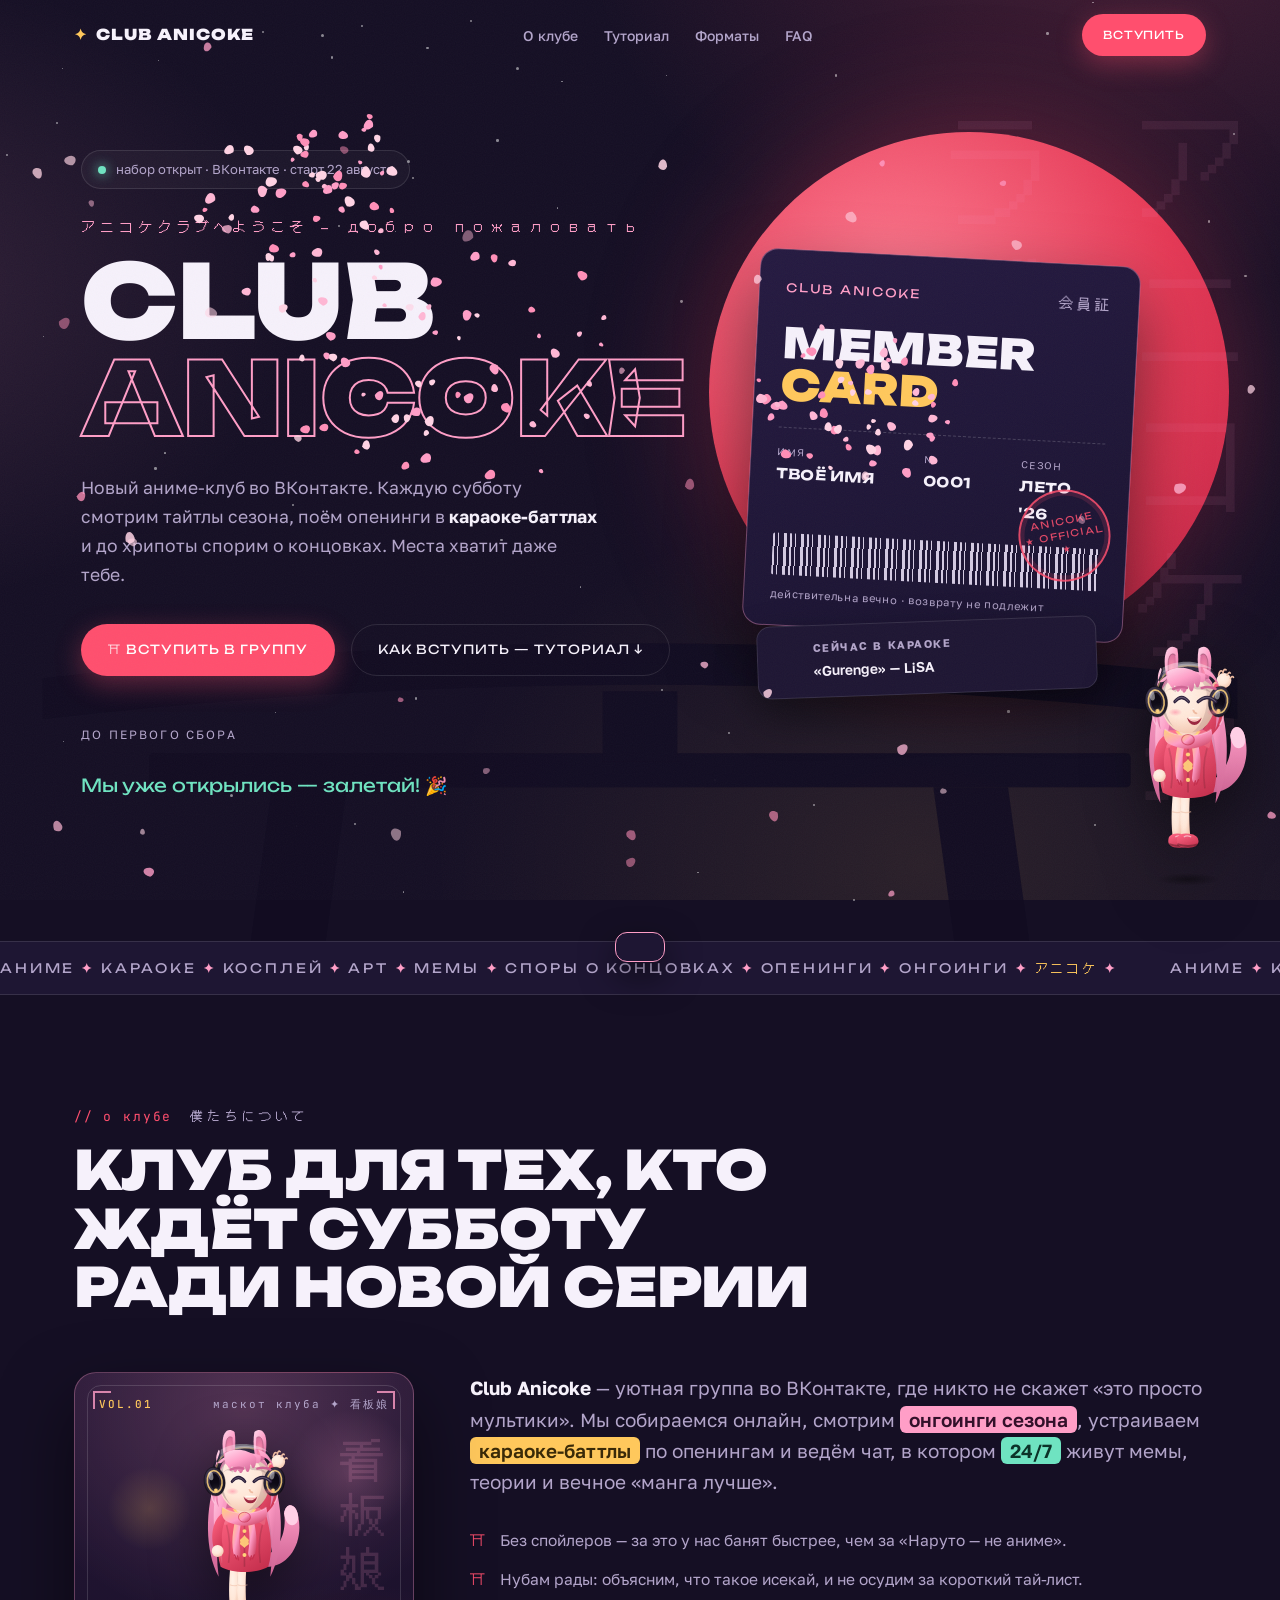
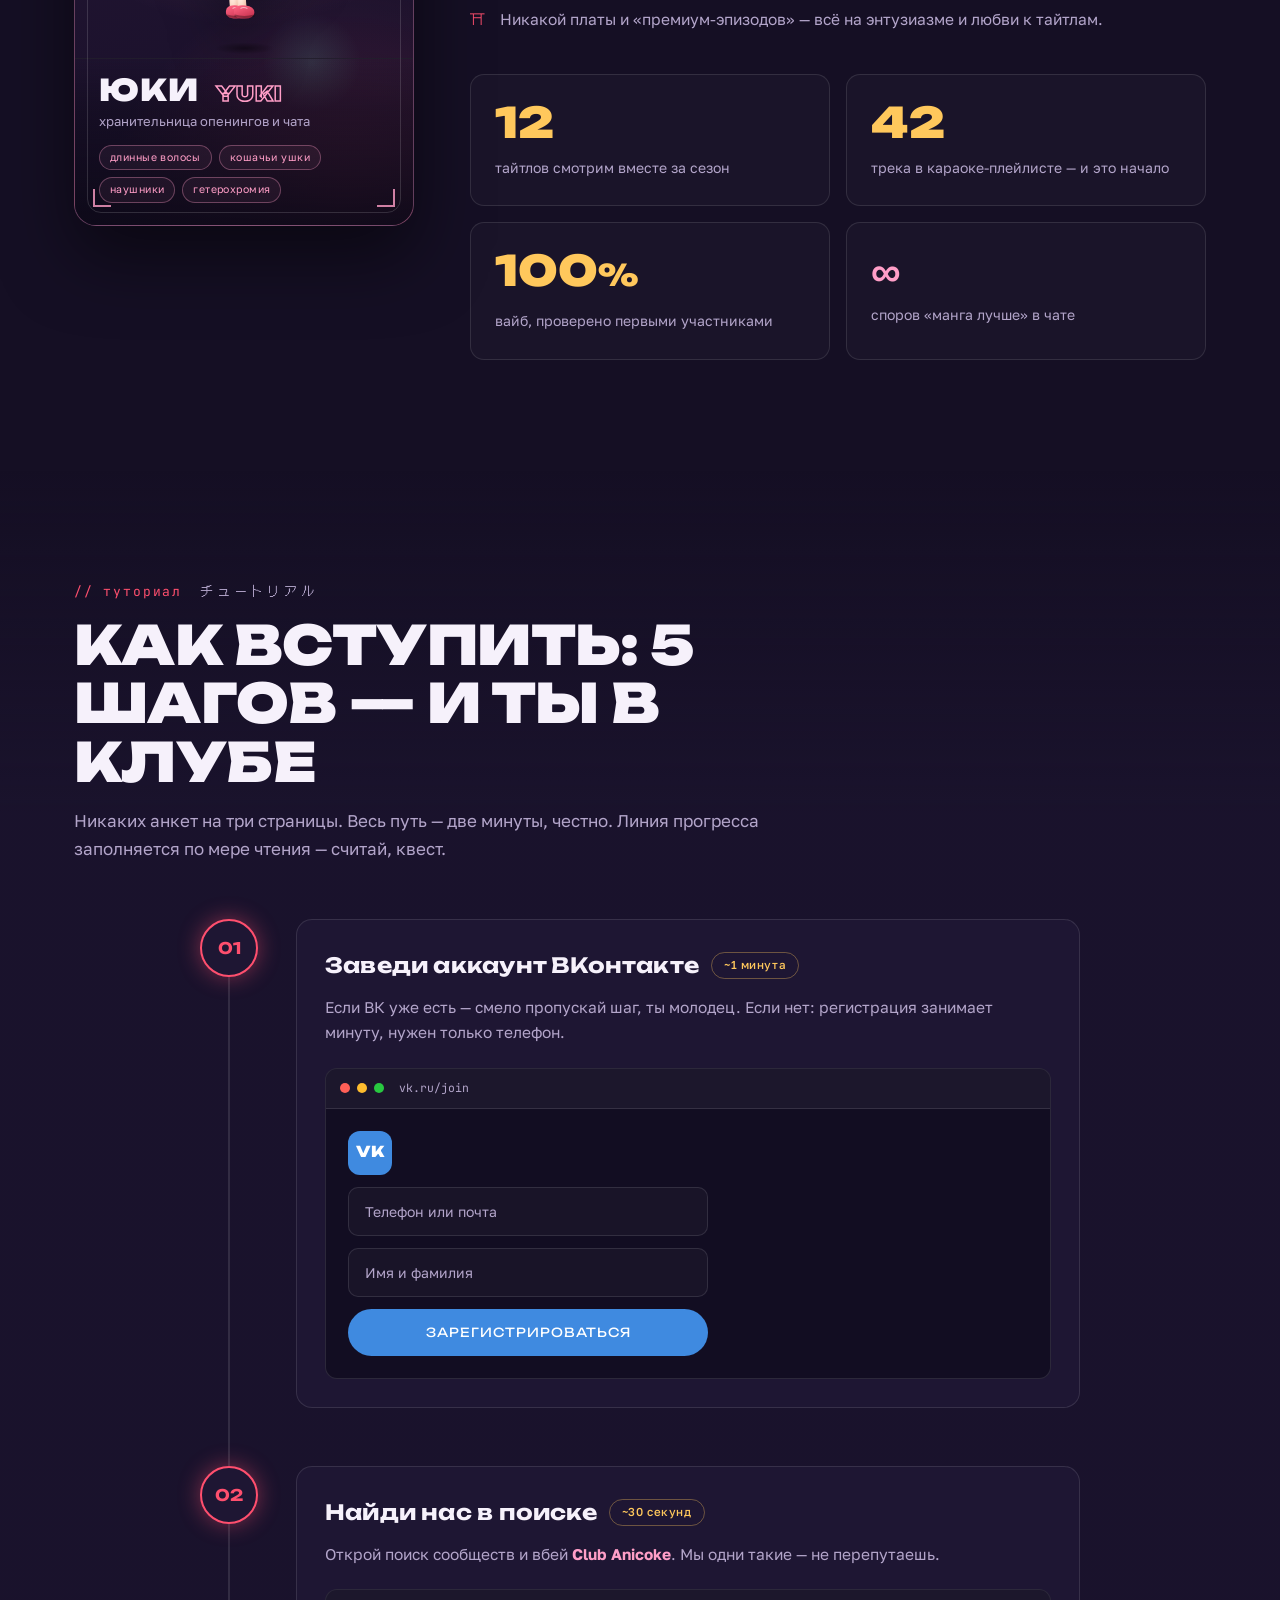
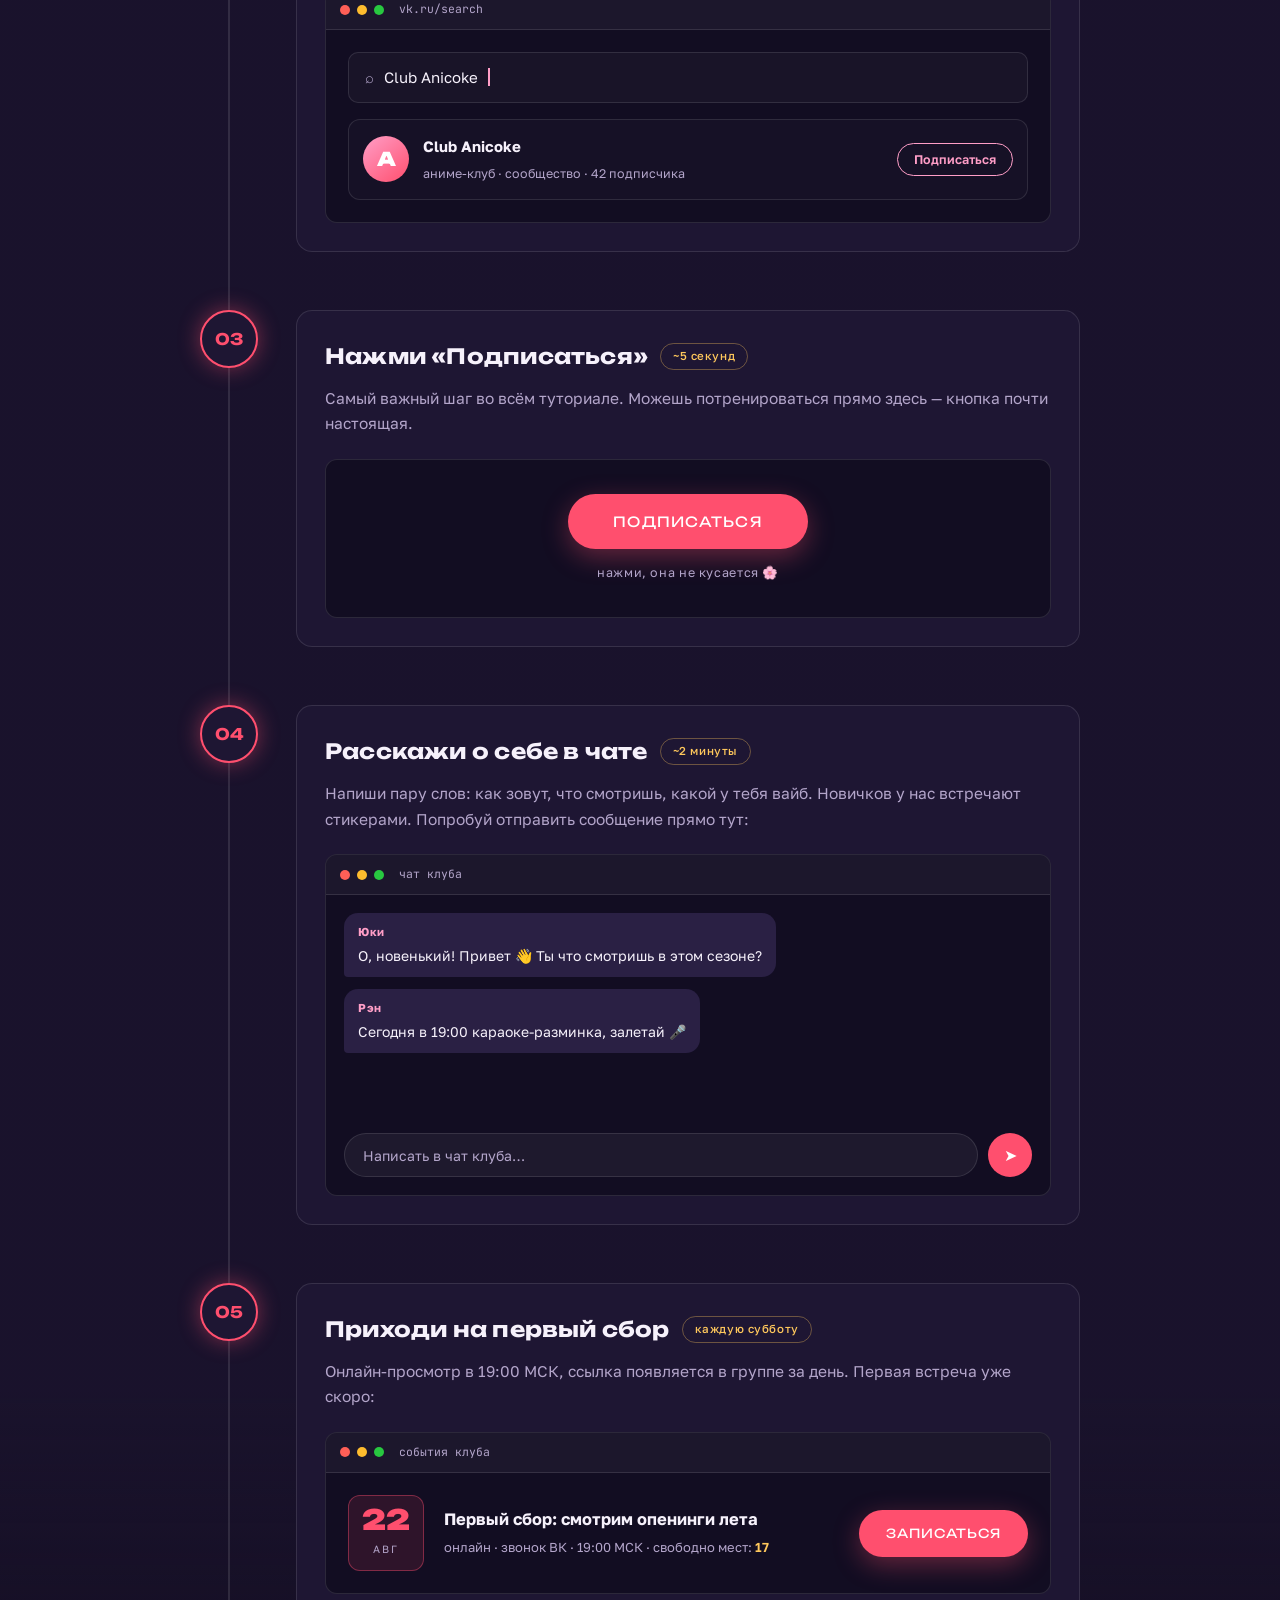
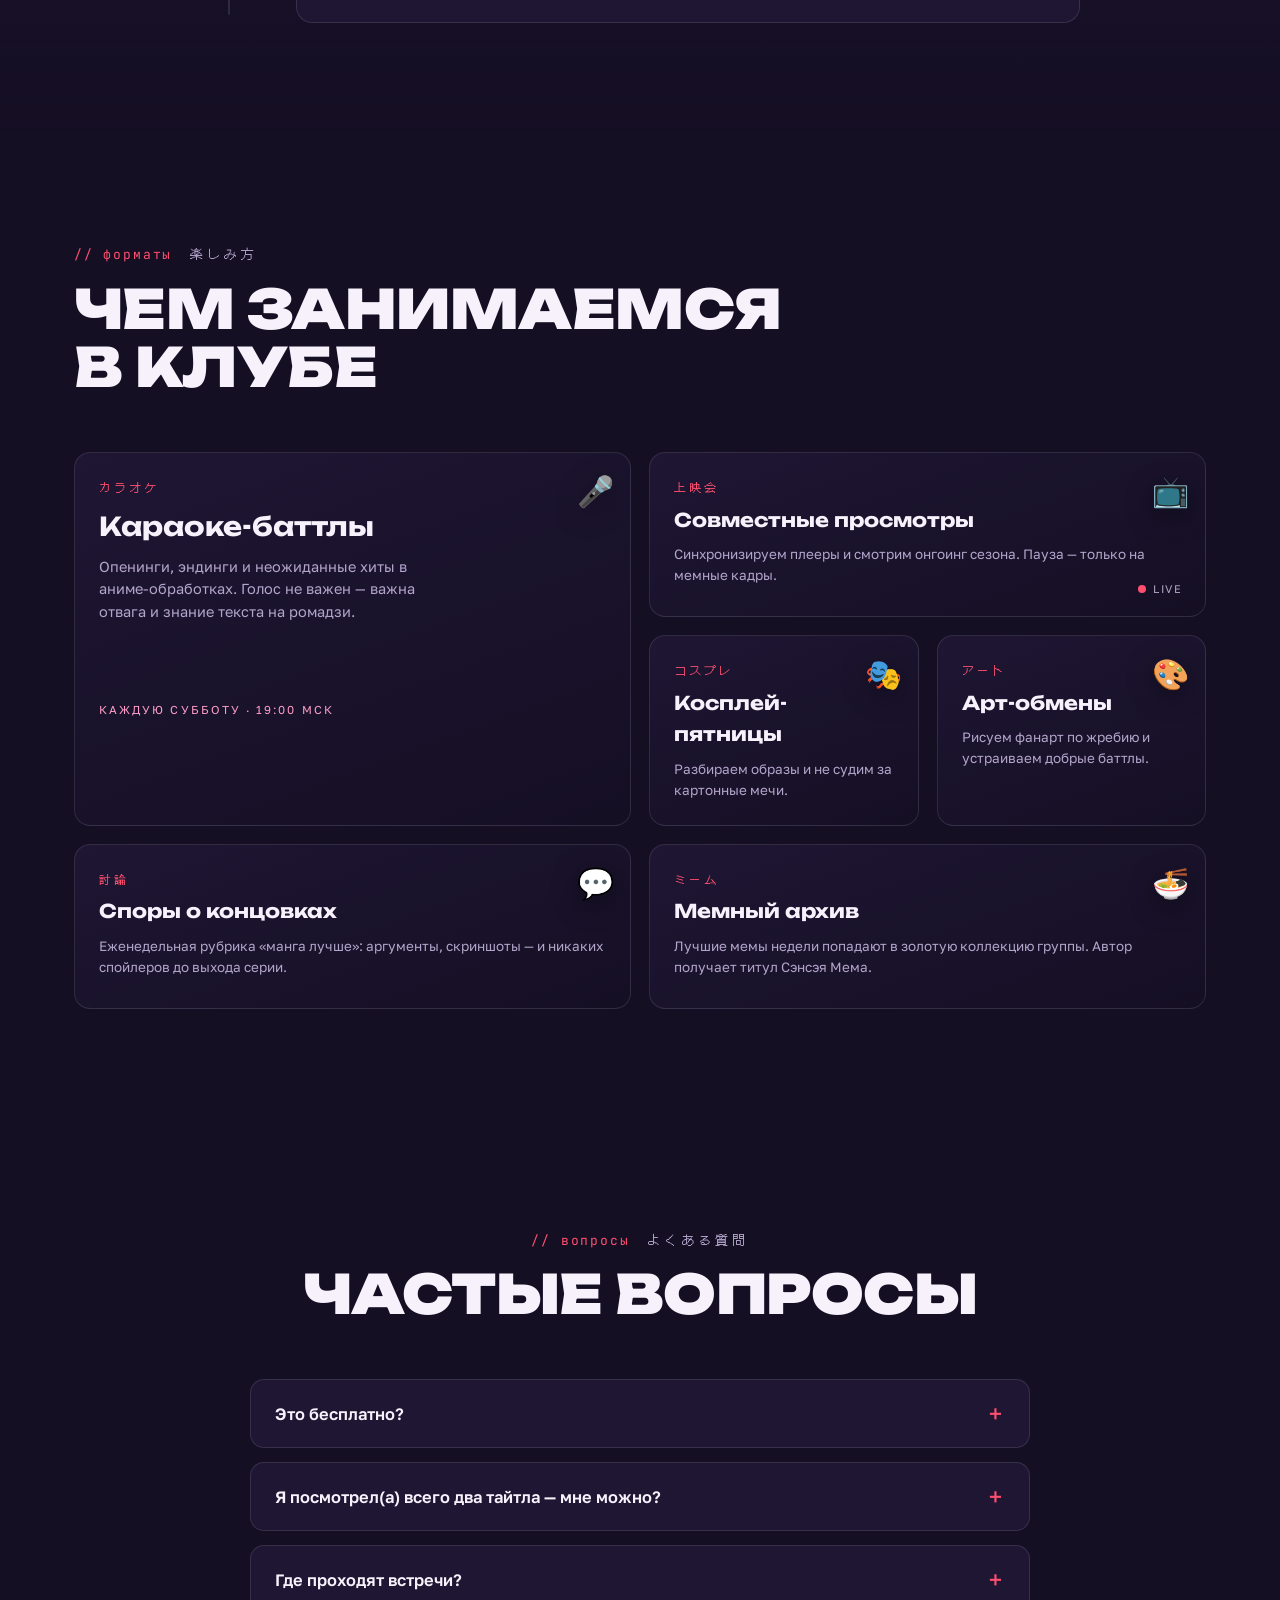
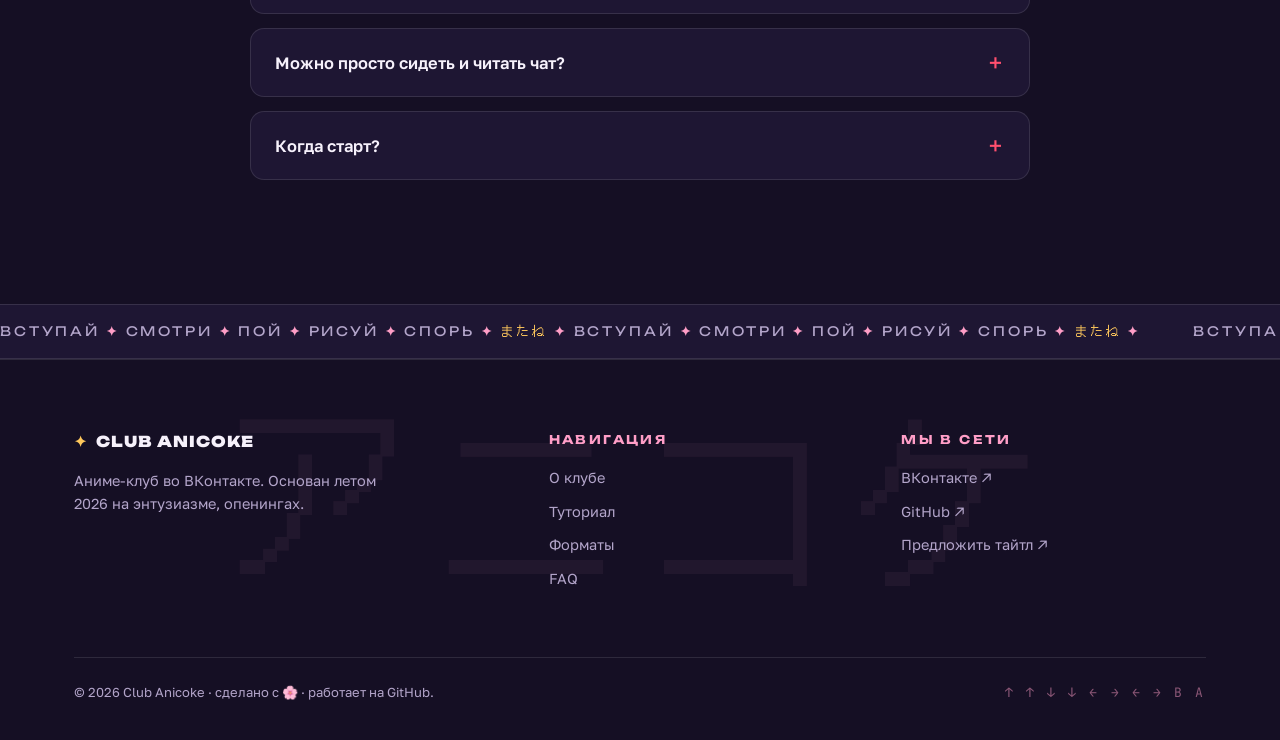
<file: index.html>
<!DOCTYPE html>
<html lang="ru">

<head>
    <meta charset="UTF-8">
    <meta name="viewport" content="width=device-width, initial-scale=1">
    <title>Club Anicoke — аниме-клуб во ВКонтакте</title>
    <meta name="description"
        content="Club Anicoke — новый аниме-клуб во ВКонтакте: совместные просмотры, караоке-баттлы по опенингам, косплей и споры о концовках. Туториал по вступлению внутри.">
    <meta name="theme-color" content="#150f24">
    <!-- ═══════════ ШАРИНГ: превью ссылки в ВК / ТГ / твиттере ═══════════ -->
    <meta property="og:type" content="website">
    <meta property="og:locale" content="ru_RU">
    <meta property="og:site_name" content="Club Anicoke">
    <meta property="og:title" content="Club Anicoke — аниме-клуб во ВКонтакте">
    <meta property="og:description"
        content="Совместные просмотры, караоке-баттлы по опенингам и споры о концовках каждую субботу. Набор открыт.">
    <meta property="og:url" content="https://nekoulik.github.io/anicoke-site/">
    <meta property="og:image" content="https://nekoulik.github.io/anicoke-site/og-image.png">
    <meta property="og:image:width" content="1200">
    <meta property="og:image:height" content="630">
    <meta property="og:image:alt" content="Club Anicoke — аниме-клуб: караоке, просмотры, косплей">
    <meta name="twitter:card" content="summary_large_image">
    <meta name="twitter:title" content="Club Anicoke — аниме-клуб во ВКонтакте">
    <meta name="twitter:description"
        content="Совместные просмотры, караоке-баттлы по опенингам и споры о концовках каждую субботу.">
    <meta name="twitter:image" content="https://nekoulik.github.io/anicoke-site/og-image.png">
    <link rel="icon" type="image/svg+xml" href="favicon.svg">
    <link rel="preconnect" href="https://fonts.googleapis.com">
    <link rel="preconnect" href="https://fonts.gstatic.com" crossorigin>
    <link
        href="https://fonts.googleapis.com/css2?family=Unbounded:wght@700;900&family=Golos+Text:wght@400;500;600;700&family=DotGothic16&family=JetBrains+Mono:wght@400;500&display=swap"
        rel="stylesheet">
    <link rel="stylesheet" href="style.css">
    <script>
        document.documentElement.classList.add('js');
        if (!matchMedia('(prefers-reduced-motion: reduce)').matches) document.documentElement.classList.add('intro-lock');
        // страховка: даже если script.js упадёт — через 3.5с разблокируем скролл и показываем контент
        setTimeout(function () {
            document.documentElement.classList.remove('intro-lock');
            document.querySelectorAll('.rev, .step').forEach(function (el) { el.classList.add('in'); });
        }, 3500);
    </script>
    <script src="script.js" defer></script>
    <noscript>
        <style>
            #intro {
                display: none !important
            }
        </style>
    </noscript>
</head>

<body>

    <!-- ═══════════ КИНО-ЗАСТАВКА ═══════════ -->
    <div id="intro" aria-hidden="true">
        <div class="intro-curtain top"></div>
        <div class="intro-curtain bottom"></div>
        <div class="intro-flash"></div>
        <div class="intro-stage">
            <div class="intro-sun"></div>
            <div class="intro-jp" lang="ja">
                <span style="animation-delay:.35s">ア</span><span style="animation-delay:.47s">ニ</span><span
                    style="animation-delay:.59s">コ</span><span style="animation-delay:.71s">ケ</span>
            </div>
            <div class="intro-title">CLUB <em>ANICOKE</em></div>
            <div class="intro-line"></div>
            <div class="intro-sub">// добро пожаловать в клуб</div>
        </div>
    </div>

    <canvas id="sakura" aria-hidden="true"></canvas>
    <div class="stars" aria-hidden="true"></div>
    <div id="scrollProgress" aria-hidden="true"></div>

    <!-- ═══════════ НАВИГАЦИЯ ═══════════ -->
    <header class="nav" id="nav">
        <div class="nav-inner">
            <a class="logo" href="#top"><span class="st">✦</span> CLUB ANICOKE</a>
            <nav class="nav-links">
                <a class="nl" href="#about">О клубе</a>
                <a class="nl" href="#tutorial">Туториал</a>
                <a class="nl" href="#formats">Форматы</a>
                <a class="nl" href="#faq">FAQ</a>
            </nav>
            <a class="btn btn-hot" href="https://vk.ru/anicoke" target="_blank" rel="noopener"
                style="margin-left:auto">Вступить</a>
        </div>
    </header>

    <main id="top">

        <!-- ═══════════ ОТКРЫВАЮЩАЯ СЦЕНА ═══════════ -->
        <section class="hero">
            <div class="sun" aria-hidden="true"></div>
            <div class="hero-jp" lang="ja" aria-hidden="true">アニコケクラブ</div>
            <svg class="torii" viewBox="0 0 1200 300" preserveAspectRatio="xMidYMax slice" aria-hidden="true">
                <g fill="#120d22">
                    <path d="M40 52 Q600 -14 1160 52 L1160 90 Q600 26 40 90 Z" />
                    <rect x="140" y="122" width="920" height="32" rx="4" />
                    <rect x="565" y="64" width="70" height="66" />
                    <path d="M255 154 L325 154 L305 300 L235 300 Z" />
                    <path d="M875 154 L945 154 L965 300 L895 300 Z" />
                </g>
            </svg>

            <div class="wrap">
                <div class="hero-grid">
                    <div>
                        <div class="badge"><span class="dot"></span> набор открыт · ВКонтакте · старт 22 августа</div>
                        <div class="hero-jp-top"><span lang="ja">アニコケクラブへようこそ</span> — добро пожаловать</div>
                        <h1>CLUB<br><span class="stroke">ANICOKE</span></h1>
                        <p class="hero-sub">Новый аниме-клуб во ВКонтакте. Каждую субботу смотрим тайтлы сезона,
                            поём опенинги в <b>караоке-баттлах</b> и до хрипоты спорим о концовках. Места хватит даже
                            тебе.</p>
                        <div class="hero-cta">
                            <a class="btn btn-hot" href="https://vk.ru/anicoke" target="_blank" rel="noopener">⛩
                                Вступить в группу</a>
                            <a class="btn btn-ghost" href="#tutorial">Как вступить — туториал ↓</a>
                        </div>
                        <div class="count-wrap">
                            <span class="count-label">до первого сбора</span>
                            <div class="count" id="countdown">
                                <div class="cell"><b id="cd-d">00</b><span>дней</span></div>
                                <div class="cell"><b id="cd-h">00</b><span>часов</span></div>
                                <div class="cell"><b id="cd-m">00</b><span>минут</span></div>
                                <div class="cell"><b id="cd-s">00</b><span>секунд</span></div>
                            </div>
                        </div>
                    </div>

                    <div class="ticket-wrap rev">
                        <div class="ticket" id="ticket">
                            <div class="t-head"><span>CLUB ANICOKE</span><span class="jp" lang="ja">会員証</span></div>
                            <div class="t-member">MEMBER<br><em>CARD</em></div>
                            <div class="t-fields">
                                <div class="t-f"><span>имя</span><b>ТВОЁ ИМЯ</b></div>
                                <div class="t-f"><span>№</span><b>0001</b></div>
                                <div class="t-f"><span>сезон</span><b>ЛЕТО '26</b></div>
                            </div>
                            <div class="barcode" aria-hidden="true"></div>
                            <div class="t-note">действительна вечно · возврату не подлежит</div>
                            <div class="stamp">ANICOKE<br>★ OFFICIAL ★</div>
                        </div>
                        <div class="nowplaying">
                            <div class="eq" aria-hidden="true"><i></i><i></i><i></i><i></i></div>
                            <div><b>Сейчас в караоке</b><span>«Gurenge» — LiSA</span></div>
                        </div>
                    </div>
                </div>
            </div>
        </section>

        <!-- ═══════════ БЕГУЩАЯ СТРОКА ═══════════ -->
        <div class="ticker" aria-hidden="true">
            <div class="ticker-track">
                <span>Аниме <b>✦</b> Караоке <b>✦</b> Косплей <b>✦</b> Арт <b>✦</b> Мемы <b>✦</b> Споры о концовках
                    <b>✦</b> Опенинги <b>✦</b> Онгоинги <b>✦</b> <span class="jp" lang="ja">アニコケ</span> <b>✦</b></span>
                <span>Аниме <b>✦</b> Караоке <b>✦</b> Косплей <b>✦</b> Арт <b>✦</b> Мемы <b>✦</b> Споры о концовках
                    <b>✦</b> Опенинги <b>✦</b> Онгоинги <b>✦</b> <span class="jp" lang="ja">アニコケ</span> <b>✦</b></span>
            </div>
        </div>

        <!-- ═══════════ О КЛУБЕ ═══════════ -->
        <section id="about">
            <div class="wrap">
                <div class="sec-head rev">
                    <div class="sec-tag">// о клубе <span class="jp" lang="ja">僕たちについて</span></div>
                    <h2>Клуб для тех, кто ждёт субботу ради новой серии</h2>
                </div>

                <div class="about-grid">

                    <!-- плакат-портрет маскота -->
                    <figure class="portrait rev" id="portrait">
                        <span class="corner tl"></span><span class="corner tr"></span>
                        <span class="corner bl"></span><span class="corner br"></span>
                        <div class="portrait-boke" aria-hidden="true"></div>
                        <div class="portrait-jp" lang="ja" aria-hidden="true">看板娘</div>
                        <div class="portrait-top">
                            <span class="pt-vol">VOL.01</span>
                            <span class="pt-role">маскот клуба ✦ <span lang="ja">看板娘</span></span>
                        </div>
                        <div class="portrait-art" id="portraitArt"><noscript>🌸 Юки появится при включённом
                                JavaScript</noscript></div>
                        <figcaption class="portrait-cap">
                            <div class="pc-name">ЮКИ <em>YUKI</em></div>
                            <div class="pc-line">хранительница опенингов и чата</div>
                            <div class="pc-tags">
                                <span class="ptag">длинные волосы</span>
                                <span class="ptag">кошачьи ушки</span>
                                <span class="ptag">наушники</span>
                                <span class="ptag">гетерохромия</span>
                            </div>
                        </figcaption>
                    </figure>

                    <div class="about-right">
                        <div class="about-text rev">
                            <p><b>Club Anicoke</b> — уютная группа во ВКонтакте, где никто не скажет «это просто
                                мультики».
                                Мы собираемся онлайн, смотрим <mark>онгоинги сезона</mark>, устраиваем
                                <mark class="g">караоке-баттлы</mark> по опенингам и ведём чат, в котором
                                <mark class="m">24/7</mark> живут мемы, теории и вечное «манга лучше».
                            </p>
                            <ul class="manifest">
                                <li>Без спойлеров — за это у нас банят быстрее, чем за «Наруто — не аниме».</li>
                                <li>Нубам рады: объясним, что такое исекай, и не осудим за короткий тай-лист.</li>
                                <li>Никакой платы и «премиум-эпизодов» — всё на энтузиазме и любви к тайтлам.</li>
                            </ul>
                        </div>
                        <div class="stats">
                            <div class="stat rev"><b data-to="12">0</b>
                                <p>тайтлов смотрим вместе за сезон</p>
                            </div>
                            <div class="stat rev"><b data-to="42">0</b>
                                <p>трека в караоке-плейлисте — и это начало</p>
                            </div>
                            <div class="stat rev"><b data-to="100">0</b><i class="suf">%</i>
                                <p>вайб, проверено первыми участниками</p>
                            </div>
                            <div class="stat rev"><b class="inf">∞</b>
                                <p>споров «манга лучше» в чате</p>
                            </div>
                        </div>
                    </div>

                </div>
            </div>
        </section>

        <!-- ═══════════ ТУТОРИАЛ ═══════════ -->
        <section id="tutorial">
            <div class="wrap">
                <div class="sec-head rev">
                    <div class="sec-tag">// туториал <span class="jp" lang="ja">チュートリアル</span></div>
                    <h2>Как вступить: 5 шагов — и ты в клубе</h2>
                    <p>Никаких анкет на три страницы. Весь путь — две минуты, честно. Линия прогресса заполняется по
                        мере чтения — считай, квест.</p>
                </div>

                <div class="steps" id="steps">
                    <div class="rail" aria-hidden="true">
                        <div class="rail-fill" id="railFill"></div>
                    </div>

                    <article class="step">
                        <div class="step-num">01</div>
                        <div class="step-card">
                            <h3>Заведи аккаунт ВКонтакте <span class="chip">~1 минута</span></h3>
                            <p>Если ВК уже есть — смело пропускай шаг, ты молодец. Если нет: регистрация занимает
                                минуту, нужен только телефон.</p>
                            <div class="mock">
                                <div class="mock-bar"><i style="background:#ff5f57"></i><i
                                        style="background:#febc2e"></i><i style="background:#28c840"></i><span
                                        class="mock-url">vk.ru/join</span></div>
                                <div class="mock-body">
                                    <div class="vk-reg">
                                        <div class="vk-logo">VK</div>
                                        <div class="field">Телефон или почта</div>
                                        <div class="field">Имя и фамилия</div>
                                        <button class="btn btn-sky" type="button"
                                            tabindex="-1">Зарегистрироваться</button>
                                    </div>
                                </div>
                            </div>
                        </div>
                    </article>

                    <article class="step">
                        <div class="step-num">02</div>
                        <div class="step-card">
                            <h3>Найди нас в поиске <span class="chip">~30 секунд</span></h3>
                            <p>Открой поиск сообществ и вбей <b style="color:var(--sakura)">Club Anicoke</b>. Мы одни
                                такие — не перепутаешь.</p>
                            <div class="mock">
                                <div class="mock-bar"><i style="background:#ff5f57"></i><i
                                        style="background:#febc2e"></i><i style="background:#28c840"></i><span
                                        class="mock-url">vk.ru/search</span></div>
                                <div class="mock-body">
                                    <div class="search"><span class="s-ico">⌕</span><span id="typed"></span><span
                                            class="caret" aria-hidden="true"></span></div>
                                    <div class="result">
                                        <div class="ava">A</div>
                                        <div class="r-meta"><b>Club Anicoke</b><span>аниме-клуб · сообщество · 42
                                                подписчика</span></div>
                                        <button class="mini-btn" type="button" tabindex="-1">Подписаться</button>
                                    </div>
                                </div>
                            </div>
                        </div>
                    </article>

                    <article class="step">
                        <div class="step-num">03</div>
                        <div class="step-card">
                            <h3>Нажми «Подписаться» <span class="chip">~5 секунд</span></h3>
                            <p>Самый важный шаг во всём туториале. Можешь потренироваться прямо здесь — кнопка почти
                                настоящая.</p>
                            <div class="mock">
                                <div class="sub-zone">
                                    <button class="btn btn-hot" id="subBtn" type="button"
                                        style="padding:18px 44px;font-size:14px">Подписаться</button>
                                    <div class="hint">нажми, она не кусается 🌸</div>
                                </div>
                            </div>
                        </div>
                    </article>

                    <article class="step">
                        <div class="step-num">04</div>
                        <div class="step-card">
                            <h3>Расскажи о себе в чате <span class="chip">~2 минуты</span></h3>
                            <p>Напиши пару слов: как зовут, что смотришь, какой у тебя вайб. Новичков у нас встречают
                                стикерами. Попробуй отправить сообщение прямо тут:</p>
                            <div class="mock">
                                <div class="mock-bar"><i style="background:#ff5f57"></i><i
                                        style="background:#febc2e"></i><i style="background:#28c840"></i><span
                                        class="mock-url">чат клуба</span></div>
                                <div class="chat" id="chatBox">
                                    <div class="msg them"><b>Юки</b>
                                        <p>О, новенький! Привет 👋 Ты что смотришь в этом сезоне?</p>
                                    </div>
                                    <div class="msg them"><b>Рэн</b>
                                        <p>Сегодня в 19:00 караоке-разминка, залетай 🎤</p>
                                    </div>
                                    <div class="chat-input">
                                        <input id="chatInput" type="text" placeholder="Написать в чат клуба…"
                                            maxlength="120" aria-label="Сообщение в чат клуба">
                                        <button id="chatSend" type="button" aria-label="Отправить">➤</button>
                                    </div>
                                </div>
                            </div>
                        </div>
                    </article>

                    <article class="step">
                        <div class="step-num">05</div>
                        <div class="step-card">
                            <h3>Приходи на первый сбор <span class="chip">каждую субботу</span></h3>
                            <p>Онлайн-просмотр в 19:00 МСК, ссылка появляется в группе за день. Первая встреча уже
                                скоро:</p>
                            <div class="mock">
                                <div class="mock-bar"><i style="background:#ff5f57"></i><i
                                        style="background:#febc2e"></i><i style="background:#28c840"></i><span
                                        class="mock-url">события клуба</span></div>
                                <div class="mock-body event">
                                    <div class="e-date"><b>22</b><span>АВГ</span></div>
                                    <div class="e-info">
                                        <b>Первый сбор: смотрим опенинги лета</b>
                                        <span>онлайн · звонок ВК · 19:00 МСК · свободно мест: <span
                                                id="seatCount">17</span></span>
                                    </div>
                                    <button class="btn btn-hot" id="joinBtn" type="button">Записаться</button>
                                </div>
                            </div>
                        </div>
                    </article>
                </div>
            </div>
        </section>

        <!-- ═══════════ ФОРМАТЫ ═══════════ -->
        <section id="formats">
            <div class="wrap">
                <div class="sec-head rev">
                    <div class="sec-tag">// форматы <span class="jp" lang="ja">楽しみ方</span></div>
                    <h2>Чем занимаемся в клубе</h2>
                </div>
                <div class="bento">
                    <div class="b-card b-karaoke rev">
                        <span class="b-emoji" aria-hidden="true">🎤</span>
                        <div class="jp-tag" lang="ja">カラオケ</div>
                        <h3>Караоке-баттлы</h3>
                        <p>Опенинги, эндинги и неожиданные хиты в аниме-обработках. Голос не важен — важна отвага и
                            знание текста на ромадзи.</p>
                        <div class="eq" aria-hidden="true"><i></i><i></i><i></i><i></i></div>
                        <div class="tagline">каждую субботу · 19:00 мск</div>
                    </div>
                    <div class="b-card b-watch rev">
                        <span class="b-emoji" aria-hidden="true">📺</span>
                        <div class="jp-tag" lang="ja">上映会</div>
                        <h3>Совместные просмотры</h3>
                        <p>Синхронизируем плееры и смотрим онгоинг сезона. Пауза — только на мемные кадры.</p>
                        <div class="rec"><i></i> live</div>
                    </div>
                    <div class="b-card rev">
                        <span class="b-emoji" aria-hidden="true">🎭</span>
                        <div class="jp-tag" lang="ja">コスプレ</div>
                        <h3>Косплей-пятницы</h3>
                        <p>Разбираем образы и не судим за картонные мечи.</p>
                    </div>
                    <div class="b-card rev">
                        <span class="b-emoji" aria-hidden="true">🎨</span>
                        <div class="jp-tag" lang="ja">アート</div>
                        <h3>Арт-обмены</h3>
                        <p>Рисуем фанарт по жребию и устраиваем добрые баттлы.</p>
                    </div>
                    <div class="b-card b-talk rev">
                        <span class="b-emoji" aria-hidden="true">💬</span>
                        <div class="jp-tag" lang="ja">討論</div>
                        <h3>Споры о концовках</h3>
                        <p>Еженедельная рубрика «манга лучше»: аргументы, скриншоты — и никаких спойлеров до выхода
                            серии.</p>
                    </div>
                    <div class="b-card b-meme rev">
                        <span class="b-emoji" aria-hidden="true">🍜</span>
                        <div class="jp-tag" lang="ja">ミーム</div>
                        <h3>Мемный архив</h3>
                        <p>Лучшие мемы недели попадают в золотую коллекцию группы. Автор получает титул Сэнсэя Мема.</p>
                    </div>
                </div>
            </div>
        </section>

        <!-- ═══════════ FAQ ═══════════ -->
        <section id="faq">
            <div class="wrap">
                <div class="sec-head rev" style="margin-left:auto;margin-right:auto;text-align:center">
                    <div class="sec-tag">// вопросы <span class="jp" lang="ja">よくある質問</span></div>
                    <h2>Частые вопросы</h2>
                </div>
                <div class="faq">
                    <div class="faq-item rev">
                        <button class="faq-q" type="button" id="faq-q1" aria-expanded="false" aria-controls="faq-a1">Это
                            бесплатно?<span class="pl" aria-hidden="true">＋</span></button>
                        <div class="faq-a" id="faq-a1" role="region" aria-labelledby="faq-q1">
                            <p>Полностью. Никаких взносов и платных «премиум-эпизодов». Клуб живёт на энтузиазме,
                                опенингах и GitHub Pages.</p>
                        </div>
                    </div>
                    <div class="faq-item rev">
                        <button class="faq-q" type="button" id="faq-q2" aria-expanded="false" aria-controls="faq-a2">Я
                            посмотрел(а) всего два тайтла — мне можно?<span class="pl"
                                aria-hidden="true">＋</span></button>
                        <div class="faq-a" id="faq-a2" role="region" aria-labelledby="faq-q2">
                            <p>Нужно! У нас нет экзамена на входе. Расскажи в чате про свои два тайтла — и всё, ты в
                                теме. Когда-то все начинали с «Тетради смерти».</p>
                        </div>
                    </div>
                    <div class="faq-item rev">
                        <button class="faq-q" type="button" id="faq-q3" aria-expanded="false" aria-controls="faq-a3">Где
                            проходят встречи?<span class="pl" aria-hidden="true">＋</span></button>
                        <div class="faq-a" id="faq-a3" role="region" aria-labelledby="faq-q3">
                            <p>Онлайн: звонок ВКонтакте — ссылка появляется в группе за день до встречи.
                                Иногда собираемся офлайн, следи за анонсами.</p>
                        </div>
                    </div>
                    <div class="faq-item rev">
                        <button class="faq-q" type="button" id="faq-q4" aria-expanded="false"
                            aria-controls="faq-a4">Можно просто сидеть и читать чат?<span class="pl"
                                aria-hidden="true">＋</span></button>
                        <div class="faq-a" id="faq-a4" role="region" aria-labelledby="faq-q4">
                            <p>Конечно. У нас есть негласная роль «тихий наблюдатель», и её носят с гордостью. Захочешь
                                — заговоришь, никто не торопит.</p>
                        </div>
                    </div>
                    <div class="faq-item rev">
                        <button class="faq-q" type="button" id="faq-q5" aria-expanded="false"
                            aria-controls="faq-a5">Когда старт?<span class="pl" aria-hidden="true">＋</span></button>
                        <div class="faq-a" id="faq-a5" role="region" aria-labelledby="faq-q5">
                            <p>Первый сбор — 22 августа в 19:00 МСК. Таймер наверху страницы тикает не просто так 😉</p>
                        </div>
                    </div>
                </div>
            </div>
        </section>

        <div class="ticker ticker--rev" aria-hidden="true">
            <div class="ticker-track">
                <span>Вступай <b>✦</b> Смотри <b>✦</b> Пой <b>✦</b> Рисуй <b>✦</b> Спорь <b>✦</b> <span class="jp"
                        lang="ja">またね</span> <b>✦</b> Вступай <b>✦</b> Смотри <b>✦</b> Пой <b>✦</b> Рисуй <b>✦</b>
                    Спорь <b>✦</b> <span class="jp" lang="ja">またね</span> <b>✦</b></span>
                <span>Вступай <b>✦</b> Смотри <b>✦</b> Пой <b>✦</b> Рисуй <b>✦</b> Спорь <b>✦</b> <span class="jp"
                        lang="ja">またね</span> <b>✦</b> Вступай <b>✦</b> Смотри <b>✦</b> Пой <b>✦</b> Рисуй <b>✦</b>
                    Спорь <b>✦</b> <span class="jp" lang="ja">またね</span> <b>✦</b></span>
            </div>
        </div>

    </main>

    <!-- ═══════════ ФУТЕР ═══════════ -->
    <footer>
        <div class="foot-jp" lang="ja" aria-hidden="true">アニコケ</div>
        <div class="wrap">
            <div class="foot-grid">
                <div class="f-brand">
                    <a class="logo" href="#top"><span class="st">✦</span> CLUB ANICOKE</a>
                    <p>Аниме-клуб во ВКонтакте. Основан летом 2026 на энтузиазме, опенингах.
                    </p>
                </div>
                <div>
                    <h4>Навигация</h4>
                    <a class="fl" href="#about">О клубе</a>
                    <a class="fl" href="#tutorial">Туториал</a>
                    <a class="fl" href="#formats">Форматы</a>
                    <a class="fl" href="#faq">FAQ</a>
                </div>
                <div>
                    <h4>Мы в сети</h4>
                    <a class="fl" href="https://vk.ru/anicoke" target="_blank" rel="noopener">ВКонтакте ↗</a>
                    <a class="fl" href="https://github.com/nekoulik/anicoke-site/blob/main/README.md" target="_blank"
                        rel="noopener">GitHub ↗</a>
                    <a class="fl" href="https://vk.ru/anicoke" target="_blank" rel="noopener">Предложить тайтл ↗</a>
                </div>
            </div>
            <div class="foot-bottom">
                <span>© 2026 Club Anicoke · сделано с 🌸 · работает на GitHub.</span>
                <span class="hint">↑ ↑ ↓ ↓ ← → ← → B A</span>
            </div>
        </div>
    </footer>

    <div class="toast" id="toast" role="status"></div>

</body>

</html>
</file>
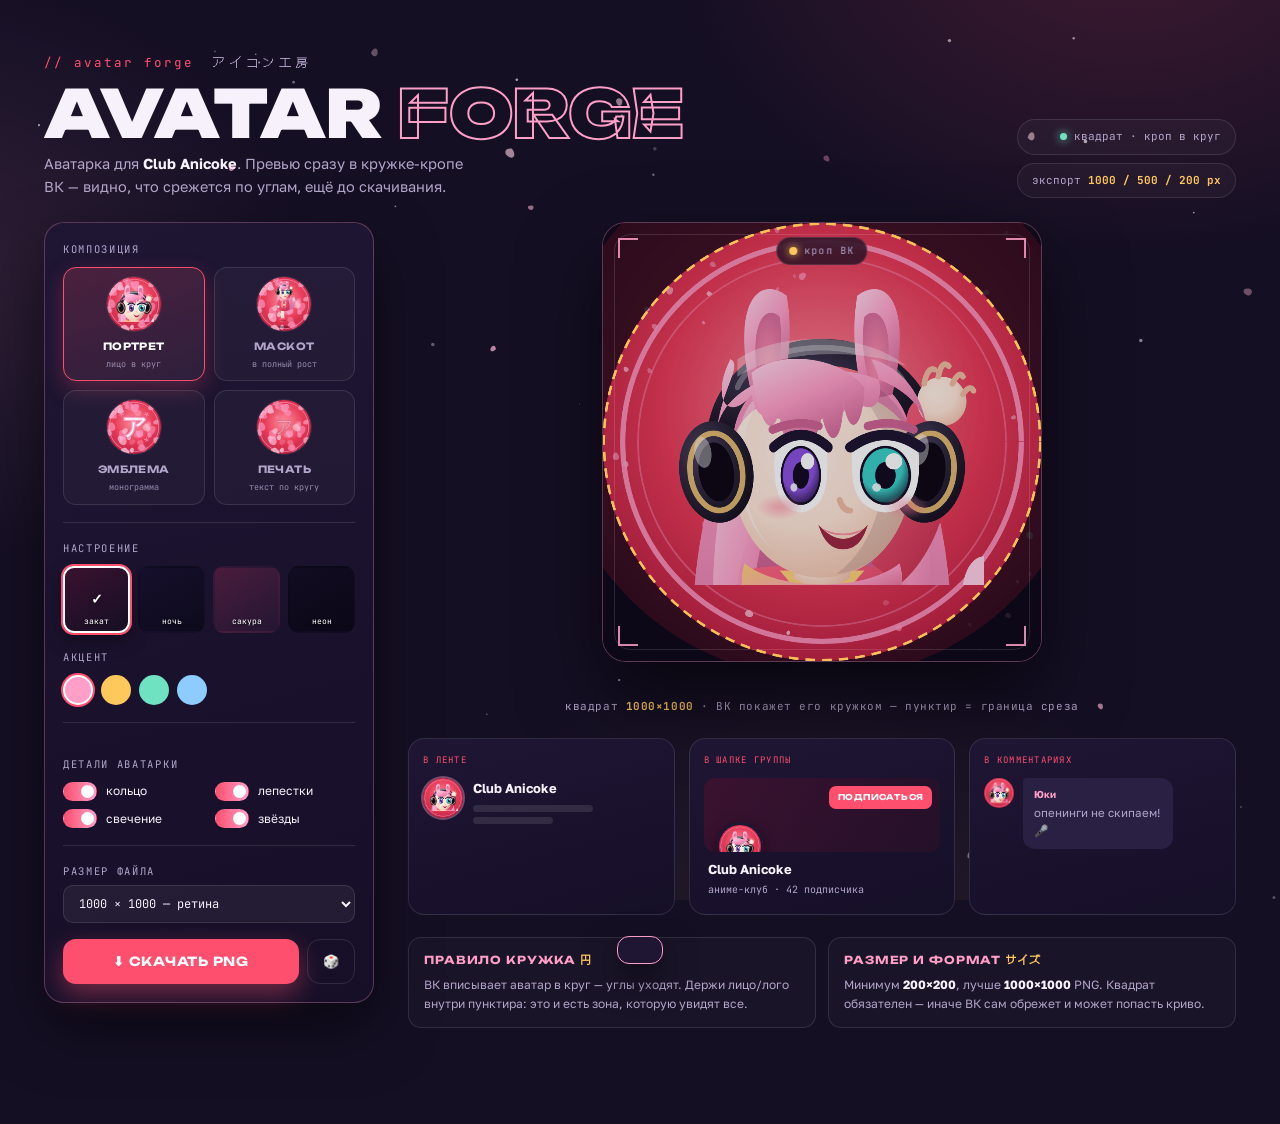
<file: avatar-studio.html>
<!DOCTYPE html>
<html lang="ru">
<head>
<meta charset="UTF-8">
<meta name="viewport" content="width=device-width, initial-scale=1">
<title>Avatar Forge — аватарка для Club Anicoke</title>
<meta name="theme-color" content="#150f24">
<link rel="icon" href="data:image/svg+xml,<svg xmlns='http://www.w3.org/2000/svg' viewBox='0 0 100 100'><text y='.9em' font-size='90'>🌸</text></svg>">
<link rel="preconnect" href="https://fonts.googleapis.com">
<link rel="preconnect" href="https://fonts.gstatic.com" crossorigin>
<link href="https://fonts.googleapis.com/css2?family=Unbounded:wght@700;900&family=Golos+Text:wght@400;500;600;700&family=DotGothic16&family=JetBrains+Mono:wght@400;500&display=swap" rel="stylesheet">
<style>
:root{
  --ink:#150f24; --ink-2:#1e1633; --ink-3:#2a2044;
  --line:rgba(255,255,255,.11);
  --text:#f6f1fb; --muted:#b3a5ca;
  --sakura:#ff9ec7; --hot:#ff4f6e; --gold:#ffc85c; --mint:#6fe3c1; --sky:#8ecbff;
  --display:'Unbounded',sans-serif; --body:'Golos Text',sans-serif;
  --jp:'DotGothic16',sans-serif; --mono:'JetBrains Mono',monospace;
}
*{margin:0;padding:0;box-sizing:border-box}
html{scroll-behavior:smooth}
body{font-family:var(--body);background:var(--ink);color:var(--text);line-height:1.6;overflow-x:hidden}
body::before{content:"";position:fixed;inset:0;z-index:-3;
  background:
    radial-gradient(760px 540px at 88% -8%, rgba(255,79,110,.18), transparent 60%),
    radial-gradient(680px 500px at -8% 30%, rgba(255,158,199,.12), transparent 60%),
    radial-gradient(720px 560px at 64% 110%, rgba(255,200,92,.08), transparent 60%),
    var(--ink);}
#bg{position:fixed;inset:0;z-index:-2;pointer-events:none}
::selection{background:var(--hot);color:#fff}
::-webkit-scrollbar{width:10px}::-webkit-scrollbar-track{background:var(--ink)}
::-webkit-scrollbar-thumb{background:var(--ink-3);border-radius:8px}

.wrap{max-width:1240px;margin:0 auto;padding:0 24px;position:relative;z-index:2}

/* ── шапка (асимметричная, не по центру) ── */
.forge-head{padding:52px 0 24px;display:grid;grid-template-columns:1.4fr .9fr;gap:30px;align-items:end}
.fh-tag{font-family:var(--mono);color:var(--hot);letter-spacing:.16em;font-size:12.5px}
.fh-tag .jp{font-family:var(--jp);color:var(--muted);margin-left:8px;letter-spacing:.3em}
.fh-title{font-family:var(--display);font-weight:900;font-size:clamp(34px,6.4vw,66px);line-height:.92;
  text-transform:uppercase;letter-spacing:-.012em;margin-top:10px}
.fh-title em{font-style:normal;color:transparent;-webkit-text-stroke:2px var(--sakura)}
.fh-sub{color:var(--muted);font-size:14.5px;margin-top:8px;max-width:430px}
.fh-sub b{color:var(--text)}
.fh-meta{justify-self:end;display:grid;gap:8px;text-align:right}
.fh-pill{font-family:var(--mono);font-size:11px;color:var(--muted);border:1px solid var(--line);
  border-radius:999px;padding:8px 14px;background:rgba(255,255,255,.03);white-space:nowrap}
.fh-pill b{color:var(--gold)}
.fh-pill .dot{display:inline-block;width:7px;height:7px;border-radius:50%;background:var(--mint);
  box-shadow:0 0 10px var(--mint);margin-right:7px;vertical-align:middle;animation:blink 2s infinite}
@keyframes blink{0%,100%{opacity:1}50%{opacity:.4}}

/* ── раскладка ── */
.forge{display:grid;grid-template-columns:330px 1fr;gap:34px;align-items:start;padding-bottom:96px}

/* панель */
.panel{position:sticky;top:18px;background:linear-gradient(165deg,var(--ink-2),#170f28);
  border:1px solid rgba(255,158,199,.28);border-radius:20px;padding:18px;
  box-shadow:0 26px 60px rgba(0,0,0,.5);display:grid;gap:16px}
.grp{display:grid;gap:9px}
.cap{font-family:var(--mono);font-size:10.5px;letter-spacing:.16em;text-transform:uppercase;color:var(--muted)}
.divider{height:1px;background:var(--line);margin:1px 0}

/* выбор композиции — мини-превью */
.comps{display:grid;grid-template-columns:1fr 1fr;gap:9px}
.comp{position:relative;border:1px solid var(--line);border-radius:13px;background:rgba(255,255,255,.03);
  padding:9px;cursor:pointer;transition:.22s;display:grid;gap:7px;justify-items:center;text-align:center}
.comp:hover{border-color:rgba(255,158,199,.4);transform:translateY(-2px)}
.comp.on{border-color:var(--hot);background:linear-gradient(160deg,rgba(255,79,110,.2),rgba(255,158,199,.08));
  box-shadow:0 8px 22px rgba(255,79,110,.26)}
.comp canvas{width:54px;height:54px;border-radius:50%;display:block;background:#0e0a1c;
  box-shadow:0 0 0 1px rgba(255,255,255,.08)}
.comp span{font-family:var(--display);font-weight:700;font-size:10px;letter-spacing:.04em;text-transform:uppercase;color:var(--muted)}
.comp.on span{color:#fff}
.comp small{font-family:var(--mono);font-size:8.5px;color:var(--muted);opacity:.8;margin-top:-3px}

/* настроения */
.moods{display:grid;grid-template-columns:repeat(4,1fr);gap:8px}
.mood{aspect-ratio:1;border-radius:11px;border:2px solid transparent;cursor:pointer;position:relative;overflow:hidden;transition:.22s}
.mood:hover{transform:translateY(-3px) scale(1.05)}
.mood.on{border-color:#fff;box-shadow:0 0 0 2px var(--hot),0 8px 18px rgba(0,0,0,.4)}
.mood.on::after{content:"✓";position:absolute;inset:0;display:grid;place-items:center;color:#fff;font-size:14px;font-weight:700;text-shadow:0 1px 4px rgba(0,0,0,.6)}
.mood i{position:absolute;left:0;right:0;bottom:3px;text-align:center;font-family:var(--mono);font-style:normal;
  font-size:8px;color:#fff;text-shadow:0 1px 3px rgba(0,0,0,.7)}

.accs{display:flex;gap:8px}
.acc{width:30px;height:30px;border-radius:50%;cursor:pointer;border:2px solid transparent;transition:.2s}
.acc:hover{transform:scale(1.12)}
.acc.on{border-color:#fff;box-shadow:0 0 0 2px var(--hot)}

.field{display:grid;gap:5px}
.field .cap{font-size:9.5px;letter-spacing:.12em}
input[type=text]{width:100%;background:rgba(255,255,255,.05);border:1px solid var(--line);color:var(--text);
  border-radius:10px;padding:9px 11px;font-family:var(--body);font-size:13px;outline:none;transition:.2s}
input[type=text]:focus{border-color:var(--sakura);box-shadow:0 0 0 3px rgba(255,158,199,.16)}
.text-rows{display:grid;gap:8px;overflow:hidden;transition:max-height .35s ease,opacity .3s;max-height:240px;opacity:1}
.text-rows.hide{max-height:0;opacity:0;pointer-events:none}

.tog{display:grid;grid-template-columns:1fr 1fr;gap:8px 12px}
.sw{display:flex;align-items:center;gap:9px;cursor:pointer;user-select:none;font-size:12px}
.sw input{display:none}
.sw .box{width:34px;height:19px;border-radius:999px;background:var(--ink-3);position:relative;flex:none;transition:.25s;border:1px solid var(--line)}
.sw .box::after{content:"";position:absolute;top:2px;left:2px;width:13px;height:13px;border-radius:50%;background:var(--muted);transition:.25s}
.sw input:checked+.box{background:linear-gradient(90deg,var(--hot),var(--sakura));border-color:transparent}
.sw input:checked+.box::after{left:17px;background:#fff}

.selrow{display:grid;grid-template-columns:1fr;gap:5px}
select{width:100%;background:rgba(255,255,255,.05);border:1px solid var(--line);color:var(--text);
  border-radius:10px;padding:9px 11px;font-family:var(--mono);font-size:12px;outline:none;cursor:pointer}
select:focus{border-color:var(--sakura)}

.dl{font-family:var(--display);font-weight:700;font-size:12.5px;letter-spacing:.06em;text-transform:uppercase;
  border:0;border-radius:13px;padding:15px;background:var(--hot);color:#fff;cursor:pointer;transition:.2s;
  box-shadow:0 10px 26px rgba(255,79,110,.4);display:flex;align-items:center;justify-content:center;gap:9px}
.dl:hover{transform:translateY(-2px);box-shadow:0 16px 34px rgba(255,79,110,.55)}
.dl:active{transform:translateY(0)}
.dl.busy{background:var(--ink-3);box-shadow:none;cursor:wait}
.dl.done{background:var(--mint);color:#10332a;box-shadow:0 10px 26px rgba(111,227,193,.4)}
.dl-row{display:grid;grid-template-columns:1fr auto;gap:8px}
.ghost{font-family:var(--mono);font-size:13px;border:1px solid var(--line);background:transparent;color:var(--muted);
  border-radius:13px;padding:0 15px;cursor:pointer;transition:.2s}
.ghost:hover{color:var(--text);border-color:var(--sakura);transform:rotate(90deg)}

/* ── сцена ── */
.stage{display:grid;gap:22px}
.preview-zone{display:grid;place-items:center;position:relative}
.preview-frame{position:relative;width:min(440px,82vw);aspect-ratio:1;border-radius:24px;overflow:hidden;
  border:1px solid rgba(255,158,199,.32);background:#0e0a1c;box-shadow:0 34px 80px rgba(0,0,0,.6);
  animation:float 7s ease-in-out infinite}
.preview-frame.pop{animation:pop .42s cubic-bezier(.2,.9,.3,1.4)}
@keyframes float{0%,100%{transform:translateY(0) rotate(0)}50%{transform:translateY(-7px) rotate(-.5deg)}}
@keyframes pop{0%{transform:scale(.94)}60%{transform:scale(1.02)}100%{transform:scale(1)}}
.preview-frame::before{content:"";position:absolute;inset:11px;border:1px solid rgba(255,255,255,.12);
  border-radius:16px;pointer-events:none;z-index:6}
.corner{position:absolute;width:20px;height:20px;z-index:7;border:2px solid var(--sakura);opacity:.85}
.corner.tl{top:15px;left:15px;border-right:0;border-bottom:0}
.corner.tr{top:15px;right:15px;border-left:0;border-bottom:0}
.corner.bl{bottom:15px;left:15px;border-right:0;border-top:0}
.corner.br{bottom:15px;right:15px;border-left:0;border-top:0}
#art,#crop{position:absolute;inset:0;width:100%;height:100%;display:block}
#crop{z-index:5}
.crop-flag{position:absolute;top:14px;left:50%;transform:translateX(-50%);z-index:8;
  font-family:var(--mono);font-size:10px;letter-spacing:.12em;color:var(--muted);
  background:rgba(14,10,28,.72);border:1px solid var(--line);border-radius:999px;padding:5px 12px;
  backdrop-filter:blur(6px);display:flex;align-items:center;gap:7px;cursor:pointer;user-select:none;transition:.2s}
.crop-flag:hover{color:var(--text);border-color:var(--sakura)}
.crop-flag .led{width:8px;height:8px;border-radius:50%;background:var(--gold);box-shadow:0 0 8px var(--gold)}
.crop-flag.off .led{background:var(--muted);box-shadow:none}
.preview-cap{margin-top:14px;text-align:center;font-family:var(--mono);font-size:11px;color:var(--muted);letter-spacing:.05em}
.preview-cap b{color:var(--gold)}

/* мокапы «как в ВК» */
.mocks{display:grid;grid-template-columns:repeat(3,1fr);gap:14px}
.mock{border:1px solid var(--line);border-radius:16px;background:linear-gradient(165deg,var(--ink-2),#160f28);
  padding:14px;position:relative;overflow:hidden;transition:.25s}
.mock:hover{transform:translateY(-4px);border-color:rgba(255,158,199,.4);box-shadow:0 18px 40px rgba(0,0,0,.4)}
.mock .mk-tag{font-family:var(--mono);font-size:9px;letter-spacing:.14em;text-transform:uppercase;color:var(--hot);margin-bottom:11px}
/* лента */
.mk-feed{display:flex;gap:10px;align-items:flex-start}
.mk-feed img{width:40px;height:40px;border-radius:50%;flex:none;box-shadow:0 0 0 2px rgba(255,158,199,.4)}
.mk-feed .ln b{display:block;font-size:13px}
.mk-feed .ln .bar{height:7px;border-radius:4px;background:rgba(255,255,255,.1);margin-top:6px;width:120px}
.mk-feed .ln .bar.s{width:80px;margin-top:5px}
/* шапка группы */
.mk-head{position:relative;border-radius:11px;overflow:hidden;height:74px;
  background:linear-gradient(120deg,#3a1230,#241029);margin-bottom:-22px}
.mk-head .ava{position:absolute;left:12px;bottom:-18px;width:48px;height:48px;border-radius:50%;
  border:3px solid var(--ink-2);box-shadow:0 4px 12px rgba(0,0,0,.5)}
.mk-head .sub{position:absolute;right:8px;top:8px;font-family:var(--display);font-weight:700;font-size:8px;
  letter-spacing:.05em;text-transform:uppercase;background:var(--hot);color:#fff;border-radius:7px;padding:5px 9px}
.mk-head-body{padding:26px 4px 2px}
.mk-head-body b{font-size:13px}
.mk-head-body span{display:block;font-size:10px;color:var(--muted);font-family:var(--mono)}
/* комментарий */
.mk-com{display:flex;gap:9px;align-items:flex-start}
.mk-com img{width:30px;height:30px;border-radius:50%;flex:none}
.mk-com .bub{background:var(--ink-3);border-radius:4px 12px 12px 12px;padding:8px 11px;font-size:11.5px;color:var(--muted);max-width:150px}
.mk-com .bub b{color:var(--sakura);display:block;font-size:10px;margin-bottom:2px}

.cheat{display:grid;grid-template-columns:1fr 1fr;gap:12px}
.cheat .c{border:1px solid var(--line);border-radius:13px;padding:13px 15px;background:rgba(255,255,255,.025)}
.cheat .c h4{font-family:var(--display);font-size:11px;letter-spacing:.08em;text-transform:uppercase;color:var(--sakura);margin-bottom:6px}
.cheat .c p{font-size:12px;color:var(--muted)}
.cheat .c b{color:var(--text)}
.cheat .c .jp{font-family:var(--jp);color:var(--gold);font-size:11px}

.toast{position:fixed;bottom:26px;left:50%;transform:translate(-50%,90px);z-index:300;
  background:var(--ink-2);border:1px solid var(--sakura);color:var(--text);padding:13px 22px;border-radius:12px;
  box-shadow:0 14px 34px rgba(0,0,0,.55);transition:transform .45s cubic-bezier(.2,.9,.3,1.2);font-size:14px}
.toast.show{transform:translate(-50%,0)}

@media(max-width:980px){
  .forge{grid-template-columns:1fr}
  .panel{position:static}
  .forge-head{grid-template-columns:1fr}
  .fh-meta{justify-self:start;text-align:left}
  .mocks{grid-template-columns:1fr}
  .cheat{grid-template-columns:1fr}
}
</style>
</head>
<body>
<canvas id="bg" aria-hidden="true"></canvas>

<div class="wrap">
  <header class="forge-head">
    <div>
      <div class="fh-tag">// avatar forge <span class="jp">アイコン工房</span></div>
      <h1 class="fh-title">AVATAR <em>FORGE</em></h1>
      <p class="fh-sub">Аватарка для <b>Club Anicoke</b>. Превью сразу в кружке‑кропе ВК — видно, что срежется по углам, ещё до скачивания.</p>
    </div>
    <div class="fh-meta">
      <div class="fh-pill"><span class="dot"></span>квадрат · кроп в круг</div>
      <div class="fh-pill">экспорт <b>1000 / 500 / 200 px</b></div>
    </div>
  </header>

  <div class="forge">

    <!-- ═══════ КОНТРОЛЫ ═══════ -->
    <aside class="panel">
      <div class="grp">
        <label class="cap">композиция</label>
        <div class="comps" id="comps">
          <div class="comp on" data-c="portrait"><canvas></canvas><span>портрет</span><small>лицо в круг</small></div>
          <div class="comp" data-c="mascot"><canvas></canvas><span>маскот</span><small>в полный рост</small></div>
          <div class="comp" data-c="emblem"><canvas></canvas><span>эмблема</span><small>монограмма</small></div>
          <div class="comp" data-c="stamp"><canvas></canvas><span>печать</span><small>текст по кругу</small></div>
        </div>
      </div>

      <div class="divider"></div>

      <div class="grp">
        <label class="cap">настроение</label>
        <div class="moods" id="moods"></div>
      </div>

      <div class="grp">
        <label class="cap">акцент</label>
        <div class="accs" id="accs">
          <div class="acc on" data-c="#ff9ec7" style="background:#ff9ec7"></div>
          <div class="acc" data-c="#ffc85c" style="background:#ffc85c"></div>
          <div class="acc" data-c="#6fe3c1" style="background:#6fe3c1"></div>
          <div class="acc" data-c="#8ecbff" style="background:#8ecbff"></div>
        </div>
      </div>

      <div class="divider"></div>

      <div class="grp text-rows" id="textRows">
        <div class="field"><span class="cap">текст по кругу · верх</span><input type="text" id="t-top" value="CLUB ANICOKE"></div>
        <div class="field"><span class="cap">текст по кругу · низ</span><input type="text" id="t-bot" value="★ アニコケ ★ 2026 ★"></div>
        <div class="field"><span class="cap">символ в центре</span><input type="text" id="t-glyph" value="ア"></div>
      </div>

      <div class="grp">
        <label class="cap">детали аватарки</label>
        <div class="tog">
          <label class="sw"><input type="checkbox" id="o-ring" checked><span class="box"></span>кольцо</label>
          <label class="sw"><input type="checkbox" id="o-petals" checked><span class="box"></span>лепестки</label>
          <label class="sw"><input type="checkbox" id="o-sun" checked><span class="box"></span>свечение</label>
          <label class="sw"><input type="checkbox" id="o-stars" checked><span class="box"></span>звёзды</label>
        </div>
      </div>

      <div class="divider"></div>

      <div class="grp selrow">
        <label class="cap">размер файла</label>
        <select id="size">
          <option value="1000" selected>1000 × 1000 — ретина</option>
          <option value="500">500 × 500 — стандарт</option>
          <option value="200">200 × 200 — минимум ВК</option>
        </select>
      </div>

      <div class="dl-row">
        <button class="dl" id="dl">⬇ Скачать PNG</button>
        <button class="ghost" id="rand" title="случайный вариант">🎲</button>
      </div>
    </aside>

    <!-- ═══════ СЦЕНА ═══════ -->
    <section class="stage">
      <div class="preview-zone">
        <div class="preview-frame" id="frame">
          <span class="corner tl"></span><span class="corner tr"></span>
          <span class="corner bl"></span><span class="corner br"></span>
          <canvas id="art" width="1000" height="1000"></canvas>
          <canvas id="crop" width="1000" height="1000"></canvas>
          <div class="crop-flag" id="cropFlag"><span class="led"></span>кроп ВК</div>
        </div>
      </div>
      <div class="preview-cap">квадрат <b>1000×1000</b> · ВК покажет его кружком — пунктир = граница среза</div>

      <div class="mocks">
        <div class="mock">
          <div class="mk-tag">в ленте</div>
          <div class="mk-feed">
            <img class="mk-ava" alt="">
            <div class="ln"><b>Club Anicoke</b><div class="bar"></div><div class="bar s"></div></div>
          </div>
        </div>
        <div class="mock">
          <div class="mk-tag">в шапке группы</div>
          <div class="mk-head">
            <img class="ava mk-ava" alt="">
            <span class="sub">подписаться</span>
          </div>
          <div class="mk-head-body"><b>Club Anicoke</b><span>аниме-клуб · 42 подписчика</span></div>
        </div>
        <div class="mock">
          <div class="mk-tag">в комментариях</div>
          <div class="mk-com">
            <img class="mk-ava" alt="">
            <div class="bub"><b>Юки</b>опенинги не скипаем! 🎤</div>
          </div>
        </div>
      </div>

      <div class="cheat">
        <div class="c">
          <h4>правило кружка <span class="jp">円</span></h4>
          <p>ВК вписывает аватар в круг — углы уходят. Держи лицо/лого внутри пунктира: это и есть зона, которую увидят все.</p>
        </div>
        <div class="c">
          <h4>размер и формат <span class="jp">サイズ</span></h4>
          <p>Минимум <b>200×200</b>, лучше <b>1000×1000</b> PNG. Квадрат обязателен — иначе ВК сам обрежет и может попасть криво.</p>
        </div>
      </div>
    </section>

  </div>
</div>

<div class="toast" id="toast"></div>

<script>
const $=s=>document.querySelector(s), $$=s=>[...document.querySelectorAll(s)];

/* ═══════════ ambient-фон ═══════════ */
(()=>{const cv=$('#bg'),cx=cv.getContext('2d');let W,H,ps=[],st=[];
  const C=['#ffb7d5','#ff9ec7','#ffd3e4'];
  function rs(){W=cv.width=innerWidth;H=cv.height=innerHeight;
    st=Array.from({length:54},()=>({x:Math.random()*W,y:Math.random()*H,r:Math.random()*1.4+.4,p:Math.random()*6.28}));}
  addEventListener('resize',rs);rs();
  for(let i=0;i<22;i++)ps.push({x:Math.random()*W,y:Math.random()*H,s:5+Math.random()*7,vy:.4+Math.random()*.9,ph:Math.random()*6.28,sw:.4+Math.random()*.7,rot:Math.random()*6.28,vr:(Math.random()-.5)*.04,c:C[Math.random()*3|0],a:.3+Math.random()*.4});
  function petal(p){cx.save();cx.translate(p.x,p.y);cx.rotate(p.rot);cx.globalAlpha=p.a;cx.fillStyle=p.c;
    cx.beginPath();const s=p.s;cx.moveTo(0,0);cx.bezierCurveTo(s*.6,-s*.5,s*1.1,-s*.1,s*.55,s*.5);
    cx.bezierCurveTo(s*.2,s*.75,-s*.1,s*.4,0,0);cx.fill();cx.restore();}
  (function loop(){cx.clearRect(0,0,W,H);
    for(const s of st){s.p+=.02;cx.globalAlpha=.12+Math.abs(Math.sin(s.p))*.5;cx.fillStyle='#fff';cx.beginPath();cx.arc(s.x,s.y,s.r,0,6.28);cx.fill();}
    cx.globalAlpha=1;for(const p of ps){p.ph+=.02;p.y+=p.vy;p.x+=Math.sin(p.ph)*p.sw+.2;p.rot+=p.vr;if(p.y>H+20){p.y=-20;p.x=Math.random()*W;}petal(p);}
    requestAnimationFrame(loop);})();
})();

/* ═══════════ пресеты ═══════════ */
const MOODS={
  sunset:{name:'закат',bg:[[0,'#3a1230'],[.5,'#241029'],[1,'#150f24']],sun:{x:.5,y:.42,r:.62,c0:'#ff8fa0',c1:'#e63956',c2:'#b81f42'}},
  night :{name:'ночь', bg:[[0,'#160f2c'],[1,'#0d0a1c']],sun:{x:.5,y:.4,r:.5,c0:'rgba(143,203,255,.5)',c1:'rgba(111,227,193,.16)',c2:'transparent'}},
  sakura:{name:'сакура',bg:[[0,'#4a1c3c'],[.5,'#341634'],[1,'#241634']],sun:{x:.5,y:.44,r:.6,c0:'#ffc2dd',c1:'#ff7da6',c2:'#d96f9c'}},
  neon  :{name:'неон', bg:[[0,'#120c22'],[1,'#0a0716']],sun:{x:.5,y:.5,r:.55,c0:'rgba(111,227,193,.42)',c1:'rgba(255,79,110,.18)',c2:'transparent'}},
};

/* ═══════════ состояние ═══════════ */
const S={comp:'portrait',mood:'sunset',accent:'#ff9ec7',
  ring:true,petals:true,sun:true,stars:true,showCrop:true,
  top:'CLUB ANICOKE',bot:'★ アニコケ ★ 2026 ★',glyph:'ア'};
const SIZE=1000;

function rng(seed){let s=seed>>>0;return()=>{s=(s*1664525+1013904223)>>>0;return s/4294967296;};}

/* ═══════════ генератор Юки (тот же, что на сайте) ═══════════ */
const YUKI={pal:{hair:['#ffd0e6','#ff9ec7','#cf6494'],skin:'#ffe7d8',skinSh:'#efbca2',cloth:['#ff6482','#c52f4d'],accent:'#ffd27a',eye:'#8a52e0'},hair:'long',acc:'catears',hp:true,eye2:'#39d0c8',scarf:true,turn:1};
let _uid=0;
function chibiSVG(o){
  const id='y'+(_uid++),p=o.pal,[hL,hM,hD]=p.hair,[cL,cD]=p.cloth,eyeA=p.eye,eyeB=o.eye2||p.eye;
  const dx=(o.turn||0)*6, sxL=o.turn>0?.82:o.turn<0?1.04:1, sxR=o.turn<0?.82:o.turn>0?1.04:1;
  const defs=`<defs>
   <linearGradient id="${id}_h" x1=".2" y1="0" x2=".8" y2="1"><stop offset="0" stop-color="${hL}"/><stop offset=".45" stop-color="${hM}"/><stop offset="1" stop-color="${hD}"/></linearGradient>
   <linearGradient id="${id}_hd" x1="0" y1="0" x2="0" y2="1"><stop offset="0" stop-color="${hM}"/><stop offset="1" stop-color="${hD}"/></linearGradient>
   <radialGradient id="${id}_sk" cx=".38" cy=".32" r=".82"><stop offset="0" stop-color="#fff2e8"/><stop offset=".5" stop-color="${p.skin}"/><stop offset="1" stop-color="${p.skinSh}"/></radialGradient>
   <linearGradient id="${id}_cl" x1=".2" y1="0" x2=".8" y2="1"><stop offset="0" stop-color="${cL}"/><stop offset="1" stop-color="${cD}"/></linearGradient>
   <linearGradient id="${id}_ac" x1="0" y1="0" x2="0" y2="1"><stop offset="0" stop-color="${p.accent}"/><stop offset="1" stop-color="${cD}"/></linearGradient>
   <linearGradient id="${id}_sc" x1="0" y1="0" x2="1" y2="1"><stop offset="0" stop-color="${p.accent}"/><stop offset=".5" stop-color="${hM}"/><stop offset="1" stop-color="${cD}"/></linearGradient>
   <radialGradient id="${id}_eye0" cx=".4" cy=".3" r=".85"><stop offset="0" stop-color="${eyeA}"/><stop offset=".55" stop-color="${eyeA}"/><stop offset="1" stop-color="#140d24"/></radialGradient>
   <radialGradient id="${id}_eye1" cx=".4" cy=".3" r=".85"><stop offset="0" stop-color="${eyeB}"/><stop offset=".55" stop-color="${eyeB}"/><stop offset="1" stop-color="#140d24"/></radialGradient>
   <radialGradient id="${id}_bl" cx=".5" cy=".5" r=".5"><stop offset="0" stop-color="#ff7d9c" stop-opacity=".55"/><stop offset="1" stop-color="#ff7d9c" stop-opacity="0"/></radialGradient>
   <radialGradient id="${id}_ear" cx=".5" cy=".7" r=".7"><stop offset="0" stop-color="#ff8fb0"/><stop offset="1" stop-color="#d96f9c"/></radialGradient>
   <radialGradient id="${id}_hp" cx=".34" cy=".3" r=".85"><stop offset="0" stop-color="#4a4260"/><stop offset=".5" stop-color="#2a2438"/><stop offset="1" stop-color="#100c1a"/></radialGradient>
  </defs>`;
  const ears=`<g><path d="M50,42 C44,16 52,8 60,14 C62,26 60,36 58,44 Z" fill="url(#${id}_h)"/><path d="M52,38 C49,22 54,16 58,20 C59,28 58,34 56,40 Z" fill="url(#${id}_ear)"/></g>
   <g><path d="M90,42 C96,16 88,8 80,14 C78,26 80,36 82,44 Z" fill="url(#${id}_h)"/><path d="M88,38 C91,22 86,16 82,20 C81,28 82,34 84,40 Z" fill="url(#${id}_ear)"/></g>`;
  const hpBand=`<path d="M41,54 C44,22 96,22 99,54" stroke="url(#${id}_hp)" stroke-width="7.5" fill="none" stroke-linecap="round"/><path d="M46,40 C52,25 88,25 94,40" stroke="#fff" stroke-width="1.6" fill="none" opacity=".3" stroke-linecap="round"/>`;
  const back=`<path d="M40,56 C36,30 104,30 100,56 C100,72 96,84 92,92 L48,92 C44,84 40,72 40,56 Z" fill="url(#${id}_hd)"/>`;
  const long=`<path d="M42,58 C30,92 30,134 44,160 C40,128 44,96 52,72 Z" fill="url(#${id}_hd)"/><path d="M44,60 C36,90 38,124 48,150 C46,120 50,92 56,72 Z" fill="url(#${id}_h)" opacity=".9"/><path d="M98,58 C110,92 110,134 96,160 C100,128 96,96 88,72 Z" fill="url(#${id}_hd)"/><path d="M96,60 C104,90 102,124 92,150 C94,120 90,92 84,72 Z" fill="url(#${id}_h)" opacity=".9"/>`;
  const tail=`<g><path d="M92,150 C116,150 130,124 124,98 C122,86 112,84 110,96 C113,116 104,134 90,140 Z" fill="url(#${id}_hd)"/><path d="M124,98 C122,86 112,84 110,96 C111,104 114,108 118,108 C122,108 125,104 124,98 Z" fill="${hL}"/></g>`;
  const leg=(x)=>`<g><path d="M${x},148 C${x-2},166 ${x-2},182 ${x},196 C${x+4},198 ${x+8},196 ${x+8},190 C${x+7},178 ${x+7},162 ${x+8},150 Z" fill="url(#${id}_sk)"/><path d="M${x-4},192 q-3,9 7,10 q13,1 13,-6 q0,-6 -9,-7 q-8,-1 -11,3z" fill="url(#${id}_cl)"/><path d="M${x-4},199 q10,3 20,0" stroke="rgba(0,0,0,.32)" stroke-width="2" fill="none"/></g>`;
  const torso=`<g><path d="M50,92 C48,90 92,90 90,92 C97,114 99,134 94,150 C82,157 58,157 46,150 C41,134 43,114 50,92 Z" fill="url(#${id}_cl)"/><path d="M58,92 L70,106 L82,92 Z" fill="${p.accent}"/><path d="M46,96 q24,10 48,0 q-6,10 -24,10 q-18,0 -24,-10z" fill="rgba(40,12,30,.4)"/><g transform="translate(70,124)" fill="${p.accent}"><path d="M0,-6 C2,-2 6,-2 4,1 C6,4 2,4 0,7 C-2,4 -6,4 -4,1 C-6,-2 -2,-2 0,-6 Z"/></g></g>`;
  const armL=`<g><path d="M48,96 C38,102 35,120 40,134 C44,138 49,136 48,129 C46,118 48,106 53,99 Z" fill="url(#${id}_cl)"/><circle cx="43" cy="134" r="6" fill="url(#${id}_sk)"/></g>`;
  const armR=`<g><path d="M92,96 C104,86 110,64 105,46 C100,40 93,43 94,52 C97,66 92,80 84,90 Z" fill="url(#${id}_cl)"/><circle cx="104" cy="44" r="7" fill="url(#${id}_sk)"/><path d="M99,39 q1,-5 3,-4 M103,37 q1,-5 3,-3 M107,39 q2,-4 3,-2 M110,42 q2,-3 3,-1" stroke="${p.skinSh}" stroke-width="1.6" fill="none" stroke-linecap="round"/></g>`;
  const scarf=`<g><path d="M62,98 C58,112 56,128 60,140 C64,142 67,140 66,134 C64,122 65,110 68,100 Z" fill="url(#${id}_sc)"/><path d="M78,98 C82,112 84,128 80,140 C76,142 73,140 74,134 C76,122 75,110 72,100 Z" fill="url(#${id}_sc)"/><path d="M48,90 C58,98 82,98 92,90 C94,96 92,102 88,104 C76,110 64,110 52,104 C48,102 46,96 48,90 Z" fill="url(#${id}_sc)"/></g>`;
  const neck=`<path d="M62,82 h16 v12 q-8,6 -16,0z" fill="url(#${id}_sk)"/>`;
  const face=`<path d="M44,60 C44,34 96,34 96,60 C96,82 84,94 70,94 C56,94 44,82 44,60 Z" fill="url(#${id}_sk)"/><path d="M70,36 C86,36 96,46 96,60 C96,80 86,92 74,93 C84,86 88,72 88,60 C88,48 82,40 70,38 Z" fill="rgba(60,20,40,.13)"/><path d="M46,58 C46,46 52,40 60,38 C50,42 47,52 48,64 C48,72 50,80 56,86 C49,80 46,70 46,58 Z" fill="#fff" opacity=".4"/>`;
  const front=`<path d="M40,56 C38,28 102,28 100,56 C100,42 92,34 84,32 C90,44 84,50 78,42 C76,54 68,44 64,54 C60,44 52,54 50,42 C44,50 38,44 44,32 C48,34 40,42 40,56 Z" fill="url(#${id}_h)"/><path d="M50,36 C52,50 56,56 58,46 C58,56 62,58 64,48 C64,58 68,58 70,48 C72,58 76,56 76,44 C78,56 82,50 82,40 C74,30 56,30 50,36 Z" fill="url(#${id}_h)"/><path d="M46,32 C58,24 82,24 94,34 C82,29 58,29 46,37 Z" fill="#fff" opacity=".34"/>`;
  const cup=(px,rot)=>`<g transform="rotate(${rot} ${px} 64)"><ellipse cx="${px}" cy="64" rx="10.5" ry="14.5" fill="url(#${id}_hp)"/><ellipse cx="${px}" cy="64" rx="7.4" ry="11" fill="none" stroke="${p.accent}" stroke-width="1.6" opacity=".85"/><ellipse cx="${px}" cy="64" rx="5" ry="8.4" fill="#0c0814"/><ellipse cx="${px-3}" cy="58" rx="2.4" ry="4.4" fill="#fff" opacity=".45"/></g>`;
  const eye=(ex,grad,sx)=>{const w=sx!==1?`translate(${ex},0) scale(${sx},1) translate(${-ex},0)`:'';
    const g=`<g><path d="M${ex-9},58 q9,-8 18,0 q1,11 -3,15 q-6,5 -12,0 q-4,-4 -3,-15z" fill="#fff"/><ellipse cx="${ex}" cy="65" rx="7" ry="8.4" fill="#160e26"/><ellipse cx="${ex}" cy="65" rx="6.3" ry="7.7" fill="url(#${grad})"/><ellipse cx="${ex}" cy="65" rx="2.8" ry="3.8" fill="#120b22"/><circle cx="${ex+2.3}" cy="61" r="2.3" fill="#fff"/><circle cx="${ex-2.4}" cy="68.4" r="1.2" fill="#fff" opacity=".85"/><path d="M${ex-9.5},57 q9.5,-7 19,0" stroke="#1d1430" stroke-width="3" fill="none" stroke-linecap="round"/></g>`;
    return w?`<g transform="${w}">${g}</g>`:g;};
  const feat=`<g transform="translate(${dx},0)"><path d="M50,52 q7,-3 13,-1" stroke="${hD}" stroke-width="2.4" fill="none" stroke-linecap="round"/><path d="M77,51 q7,-2 13,1" stroke="${hD}" stroke-width="2.4" fill="none" stroke-linecap="round"/>${eye(58,id+'_eye0',sxL)}${eye(82,id+'_eye1',sxR)}<ellipse cx="52" cy="74" rx="6.5" ry="3.6" fill="url(#${id}_bl)"/><ellipse cx="88" cy="74" rx="6.5" ry="3.6" fill="url(#${id}_bl)"/><path d="M69,72 q1,3 3,3" stroke="${p.skinSh}" stroke-width="1.7" fill="none" stroke-linecap="round"/><path d="M63,79 q7,8 14,0 q-2,7 -7,7 q-5,0 -7,-7z" fill="#9c2740"/><path d="M64,80 q6,3 12,0 q-2,2 -6,2 q-4,0 -6,-2z" fill="#ff8aa0"/></g>`;
  return `<svg xmlns="http://www.w3.org/2000/svg" width="140" height="240" viewBox="0 0 140 240">${defs}<ellipse cx="70" cy="232" rx="30" ry="6" fill="rgba(0,0,0,.35)"/>${tail}${back}${long}${hpBand}${ears}${leg(56)}${leg(64)}${torso}${armL}${armR}${neck}${scarf}${face}${front}${cup(40,-8)}${cup(100,8)}${feat}</svg>`;
}
let yukiImg=null;
function loadYuki(){return new Promise(res=>{const img=new Image();
  img.onload=()=>{yukiImg=img;res();};img.onerror=()=>res();
  img.src='data:image/svg+xml;charset=utf-8,'+encodeURIComponent(chibiSVG(YUKI));});}

/* сакура-звезда (path в локальных координатах, центр 0,0, размер ~1) */
function sakuraPath(ctx,s){ctx.beginPath();
  for(let i=0;i<5;i++){const a=-Math.PI/2+i*2*Math.PI/5;
    ctx.moveTo(0,0);
    ctx.bezierCurveTo(Math.cos(a-.5)*s*.5,Math.sin(a-.5)*s*.5,Math.cos(a-.25)*s,Math.sin(a-.25)*s,Math.cos(a)*s,Math.sin(a)*s);
    ctx.bezierCurveTo(Math.cos(a+.25)*s,Math.sin(a+.25)*s,Math.cos(a+.5)*s*.5,Math.sin(a+.5)*s*.5,0,0);}
  ctx.closePath();}

/* ═══════════ фон аватарки ═══════════ */
function drawBg(ctx,W){
  const m=MOODS[S.mood],c=W/2;
  const g=ctx.createLinearGradient(0,0,W*.3,W);m.bg.forEach(s=>g.addColorStop(s[0],s[1]));
  ctx.fillStyle=g;ctx.fillRect(0,0,W,W);
  if(S.stars){const r=rng(7);ctx.fillStyle='#fff';for(let i=0;i<90;i++){ctx.globalAlpha=.15+r()*.6;ctx.beginPath();ctx.arc(r()*W,r()*W,r()*1.8+.4,0,6.28);ctx.fill();}ctx.globalAlpha=1;}
  if(S.sun&&m.sun){const sx=m.sun.x*W,sy=m.sun.y*W,sr=m.sun.r*W;
    const rg=ctx.createRadialGradient(sx,sy,0,sx,sy,sr);rg.addColorStop(0,m.sun.c0);rg.addColorStop(.6,m.sun.c1);rg.addColorStop(1,m.sun.c2);
    ctx.fillStyle=rg;ctx.beginPath();ctx.arc(sx,sy,sr,0,6.28);ctx.fill();}
  if(S.petals){const r=rng(42);const C=['#ffb7d5','#ff9ec7','#ffd3e4','#ff8fb8'];
    for(let i=0;i<46;i++){const x=r()*W,y=r()*W,s=8+r()*14,rot=r()*6.28;
      ctx.save();ctx.translate(x,y);ctx.rotate(rot);ctx.globalAlpha=.3+r()*.5;ctx.fillStyle=C[r()*4|0];
      ctx.beginPath();ctx.moveTo(0,0);ctx.bezierCurveTo(s*.6,-s*.5,s*1.1,-s*.1,s*.55,s*.5);ctx.bezierCurveTo(s*.2,s*.75,-s*.1,s*.4,0,0);ctx.fill();ctx.restore();}ctx.globalAlpha=1;}
  if(S.ring){ctx.save();ctx.strokeStyle=S.accent;ctx.globalAlpha=.85;
    ctx.lineWidth=W*.012;ctx.beginPath();ctx.arc(c,c,W*.455,0,6.28);ctx.stroke();
    ctx.globalAlpha=.4;ctx.lineWidth=W*.004;ctx.beginPath();ctx.arc(c,c,W*.42,0,6.28);ctx.stroke();
    ctx.restore();}
}

/* текст по дуге */
function ringText(ctx,text,radius,font,color,top){
  const c=SIZE/2;ctx.save();ctx.translate(c,c);ctx.fillStyle=color;ctx.font=font;ctx.textAlign='center';ctx.textBaseline='middle';
  const chars=[...text];const gap=.018;
  // оценим угловую ширину
  ctx.save();ctx.font=font;const widths=chars.map(ch=>ctx.measureText(ch).width/radius);ctx.restore();
  const total=widths.reduce((a,b)=>a+b,0)+gap*(chars.length-1);
  let start = top ? -Math.PI/2 - total/2 : Math.PI/2 + total/2;
  let ang=start;
  chars.forEach((ch,i)=>{const w=widths[i];const a=ang + (top? w/2 : -w/2);
    ctx.save();ctx.rotate(a);ctx.translate(0, top? -radius : radius);
    if(!top) ctx.rotate(Math.PI);
    ctx.fillText(ch,0,0);ctx.restore();
    ang += (top? w : -w) + (top? gap : -gap);});
  ctx.restore();
}

/* ═══════════ композиции ═══════════ */
function drawComp(ctx,W){
  const c=W/2, AC=S.accent;
  if(S.comp==='portrait'){
    if(yukiImg){const src={x:24,y:4,w:92,h:92};const dst=W*.74;ctx.drawImage(yukiImg,src.x,src.y,src.w,src.h,c-dst/2,c-dst*.56,dst,dst*(src.h/src.w));}
  } else if(S.comp==='mascot'){
    if(yukiImg){const h=W*.92,w=h*(140/240);ctx.drawImage(yukiImg,c-w/2,(W-h)*.46,w,h);}
  } else if(S.comp==='emblem'){
    const gl=(S.glyph||'A').charAt(0).toUpperCase();
    ctx.save();ctx.translate(c,c);
    ctx.fillStyle=AC;ctx.globalAlpha=.9;
    for(let i=0;i<4;i++){ctx.save();ctx.rotate(i*Math.PI/2+Math.PI/4);ctx.translate(0,-W*.33);sakuraPath(ctx,W*.045);ctx.fill();ctx.restore();}
    ctx.globalAlpha=1;ctx.restore();
    ctx.textAlign='center';ctx.textBaseline='middle';
    ctx.font=`900 ${W*.46}px 'Unbounded',sans-serif`;
    ctx.lineWidth=W*.022;ctx.strokeStyle=AC;ctx.fillStyle='#fff';
    ctx.save();ctx.shadowColor='rgba(0,0,0,.5)';ctx.shadowBlur=W*.03;ctx.fillText(gl,c,c+W*.02);ctx.restore();
    ctx.strokeText(gl,c,c+W*.02);
  } else if(S.comp==='stamp'){
    ringText(ctx,S.top,W*.37,`700 ${W*.072}px 'Unbounded',sans-serif`,'#fff',true);
    ringText(ctx,S.bot,W*.37,`500 ${W*.052}px 'JetBrains Mono',monospace`,AC,false);
    ctx.textAlign='center';ctx.textBaseline='middle';
    ctx.fillStyle=AC;ctx.font=`400 ${W*.3}px 'DotGothic16',sans-serif`;
    ctx.save();ctx.shadowColor='rgba(0,0,0,.45)';ctx.shadowBlur=W*.025;ctx.fillText(S.glyph||'ア',c,c+W*.01);ctx.restore();
  }
}

/* ═══════════ рендер ═══════════ */
const art=$('#art'),crop=$('#crop');
function paint(){
  const ctx=art.getContext('2d');ctx.clearRect(0,0,SIZE,SIZE);
  drawBg(ctx,SIZE);drawComp(ctx,SIZE);
  // мокапы
  const url=art.toDataURL('image/png');
  $$('.mk-ava').forEach(im=>im.src=url);
  // мини-превью в кнопках композиций
  $$('#comps .comp').forEach(b=>{const cv=b.querySelector('canvas');cv.width=108;cv.height=108;
    const cx=cv.getContext('2d');cx.clearRect(0,0,108,108);
    const save=S.comp;S.comp=b.dataset.c;drawBg(cx,108);drawComp(cx,108);S.comp=save;});
  drawCrop();
}
function drawCrop(){
  const ctx=crop.getContext('2d'),c=SIZE/2;ctx.clearRect(0,0,SIZE,SIZE);
  if(!S.showCrop)return;
  ctx.save();ctx.fillStyle='rgba(10,7,20,.8)';ctx.fillRect(0,0,SIZE,SIZE);
  ctx.globalCompositeOperation='destination-out';ctx.beginPath();ctx.arc(c,c,SIZE*.5,0,6.28);ctx.fill();
  ctx.globalCompositeOperation='source-over';
  ctx.strokeStyle='rgba(255,200,92,.95)';ctx.lineWidth=SIZE*.006;ctx.setLineDash([SIZE*.022,SIZE*.016]);
  ctx.beginPath();ctx.arc(c,c,SIZE*.498,0,6.28);ctx.stroke();ctx.setLineDash([]);
  ctx.restore();
}

/* ═══════════ UI ═══════════ */
const moodsEl=$('#moods');
Object.entries(MOODS).forEach(([k,m])=>{const b=document.createElement('div');
  b.className='mood'+(k===S.mood?' on':'');b.dataset.m=k;
  b.style.background=`linear-gradient(150deg,${m.bg[0][1]},${m.bg[m.bg.length-1][1]})`;
  b.innerHTML=`<i>${m.name}</i>`;moodsEl.appendChild(b);
  b.onclick=()=>{$$('.mood').forEach(x=>x.classList.remove('on'));b.classList.add('on');S.mood=k;pop();paint();};});

$('#comps').addEventListener('click',e=>{const b=e.target.closest('.comp');if(!b)return;
  $$('#comps .comp').forEach(x=>x.classList.remove('on'));b.classList.add('on');S.comp=b.dataset.c;
  $('#textRows').classList.toggle('hide',!(S.comp==='stamp'||S.comp==='emblem'));pop();paint();});
$('#textRows').classList.add('hide');

$('#accs').addEventListener('click',e=>{const a=e.target.closest('.acc');if(!a)return;
  $$('.acc').forEach(x=>x.classList.remove('on'));a.classList.add('on');S.accent=a.dataset.c;paint();});

[['#t-top','top'],['#t-bot','bot'],['#t-glyph','glyph']].forEach(([sel,key])=>$(sel).addEventListener('input',e=>{S[key]=e.target.value;paint();}));
[['#o-ring','ring'],['#o-petals','petals'],['#o-sun','sun'],['#o-stars','stars']].forEach(([sel,key])=>$(sel).addEventListener('change',e=>{S[key]=e.target.checked;paint();}));

$('#cropFlag').onclick=()=>{S.showCrop=!S.showCrop;$('#cropFlag').classList.toggle('off',!S.showCrop);drawCrop();};

function pop(){const f=$('#frame');f.classList.remove('pop');void f.offsetWidth;f.classList.add('pop');}

$('#rand').onclick=()=>{const mk=Object.keys(MOODS),cp=['portrait','mascot','emblem','stamp'],ac=['#ff9ec7','#ffc85c','#6fe3c1','#8ecbff'];
  S.mood=mk[Math.random()*4|0];S.comp=cp[Math.random()*4|0];S.accent=ac[Math.random()*4|0];
  $$('.mood').forEach(x=>x.classList.toggle('on',x.dataset.m===S.mood));
  $$('.acc').forEach(x=>x.classList.toggle('on',x.dataset.c===S.accent));
  $$('#comps .comp').forEach(x=>x.classList.toggle('on',x.dataset.c===S.comp));
  $('#textRows').classList.toggle('hide',!(S.comp==='stamp'||S.comp==='emblem'));
  pop();paint();toast('🎲 новый вариант');};

/* экспорт */
$('#dl').onclick=async()=>{const btn=$('#dl');btn.classList.add('busy');btn.textContent='⏳ рендерю…';
  try{await Promise.all(['900 100px Unbounded','700 100px Golos Text','400 100px DotGothic16','500 100px JetBrains Mono'].map(f=>document.fonts.load(f).catch(()=>{})));
    await document.fonts.ready;
    const sz=+$('#size').value;const off=document.createElement('canvas');off.width=sz;off.height=sz;
    off.getContext('2d').drawImage(art,0,0,sz,sz);
    off.toBlob(blob=>{const a=document.createElement('a');a.href=URL.createObjectURL(blob);
      a.download=`anicoke-avatar-${sz}.png`;a.click();URL.revokeObjectURL(a.href);
      btn.classList.remove('busy');btn.classList.add('done');btn.textContent='✓ готово';
      toast('🌸 аватарка скачана — грузи в «Управление → Аватар»');
      setTimeout(()=>{btn.classList.remove('done');btn.textContent='⬇ Скачать PNG';},2200);},'image/png');
  }catch(e){btn.classList.remove('busy');btn.textContent='⬇ Скачать PNG';toast('ошибка рендера');}};

let tT;function toast(m){const t=$('#toast');t.textContent=m;t.classList.add('show');clearTimeout(tT);tT=setTimeout(()=>t.classList.remove('show'),3000);}

/* старт */
(async()=>{await Promise.all(['900 100px Unbounded','700 100px Golos Text','400 100px DotGothic16','500 100px JetBrains Mono'].map(f=>document.fonts.load(f).catch(()=>{})));
  await document.fonts.ready;await loadYuki();paint();})();
</script>
</body>
</html>
</file>
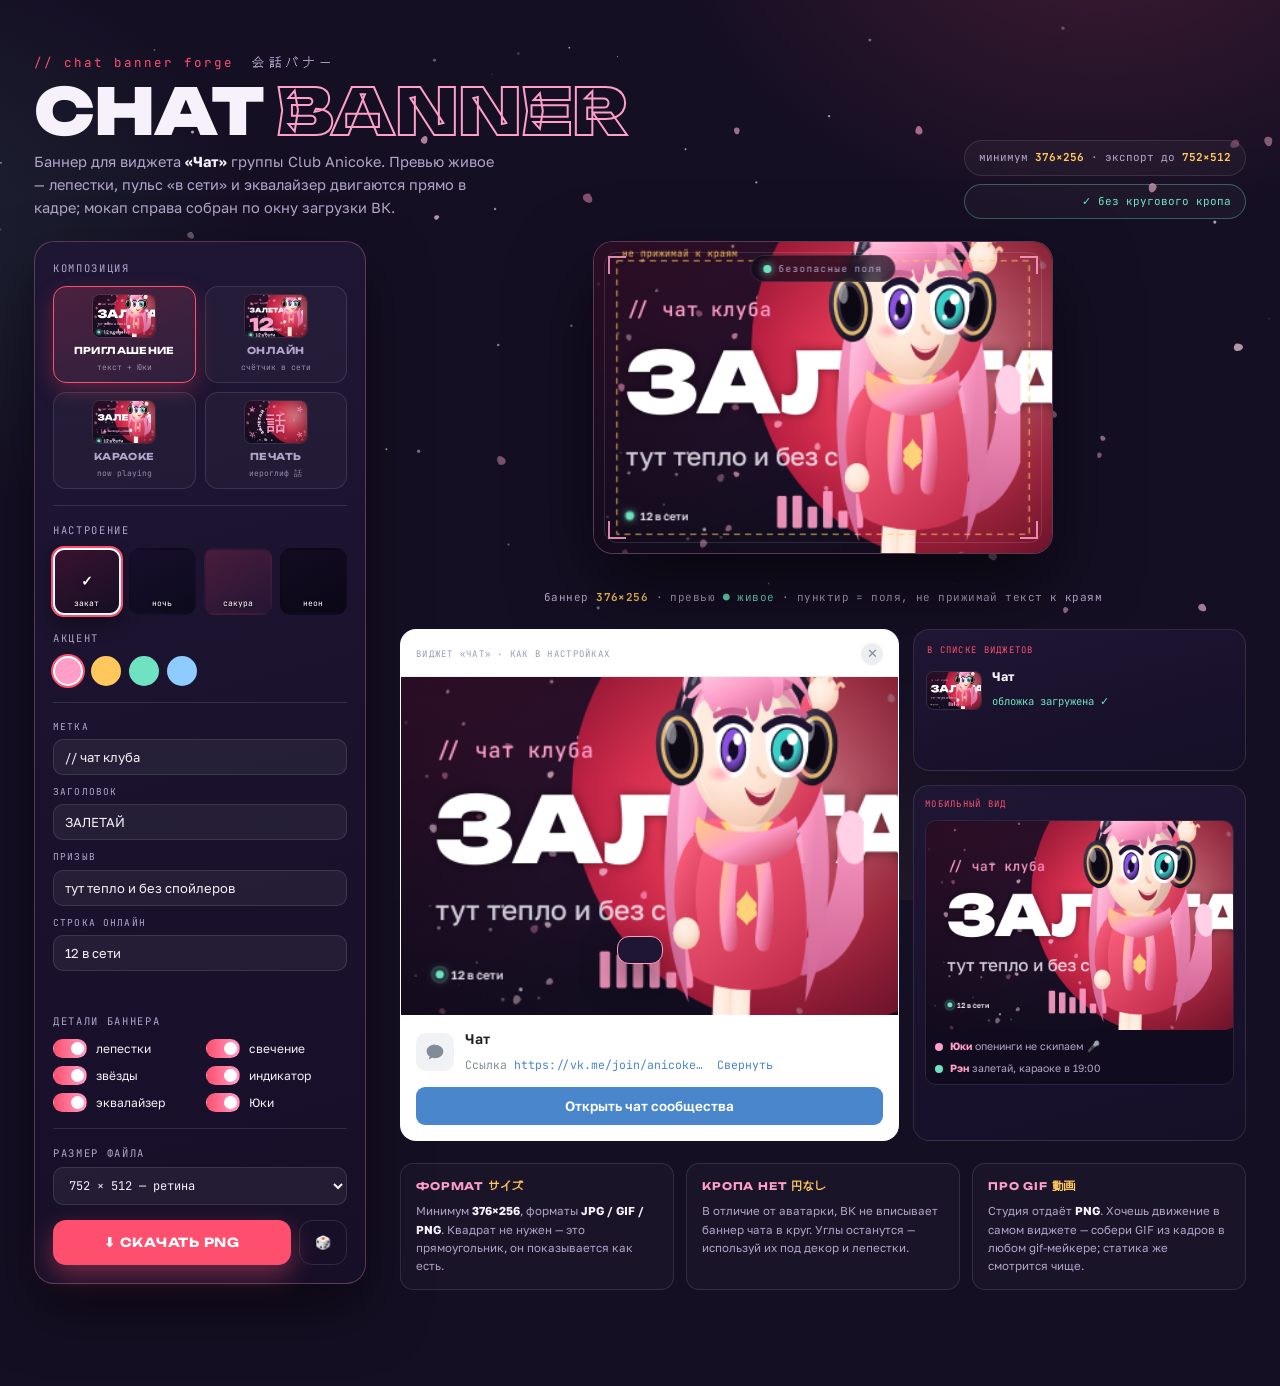
<file: chat-banner-studio.html>
<!DOCTYPE html>
<html lang="ru">
<head>
<meta charset="UTF-8">
<meta name="viewport" content="width=device-width, initial-scale=1">
<title>Chat Banner Forge — баннер чата для Club Anicoke</title>
<meta name="theme-color" content="#150f24">
<link rel="icon" href="data:image/svg+xml,<svg xmlns='http://www.w3.org/2000/svg' viewBox='0 0 100 100'><text y='.9em' font-size='90'>💬</text></svg>">
<link rel="preconnect" href="https://fonts.googleapis.com">
<link rel="preconnect" href="https://fonts.gstatic.com" crossorigin>
<link href="https://fonts.googleapis.com/css2?family=Unbounded:wght@700;900&family=Golos+Text:wght@400;500;600;700&family=DotGothic16&family=JetBrains+Mono:wght@400;500&display=swap" rel="stylesheet">
<style>
:root{
  --ink:#150f24; --ink-2:#1e1633; --ink-3:#2a2044;
  --line:rgba(255,255,255,.11);
  --text:#f6f1fb; --muted:#b3a5ca;
  --sakura:#ff9ec7; --hot:#ff4f6e; --gold:#ffc85c; --mint:#6fe3c1; --sky:#8ecbff;
  --display:'Unbounded',sans-serif; --body:'Golos Text',sans-serif;
  --jp:'DotGothic16',sans-serif; --mono:'JetBrains Mono',monospace;
}
*{margin:0;padding:0;box-sizing:border-box}
html{scroll-behavior:smooth}
body{font-family:var(--body);background:var(--ink);color:var(--text);line-height:1.6;overflow-x:hidden}
body::before{content:"";position:fixed;inset:0;z-index:-3;
  background:
    radial-gradient(720px 520px at 86% -10%, rgba(255,79,110,.18), transparent 60%),
    radial-gradient(640px 480px at -10% 26%, rgba(111,227,193,.10), transparent 60%),
    radial-gradient(700px 540px at 60% 112%, rgba(255,200,92,.08), transparent 60%),
    var(--ink);}
#bg{position:fixed;inset:0;z-index:-2;pointer-events:none}
::selection{background:var(--hot);color:#fff}
::-webkit-scrollbar{width:10px}::-webkit-scrollbar-track{background:var(--ink)}
::-webkit-scrollbar-thumb{background:var(--ink-3);border-radius:8px}

.wrap{max-width:1260px;margin:0 auto;padding:0 24px;position:relative;z-index:2}

/* ── шапка (асимметрия, не центрированный hero) ── */
.forge-head{padding:52px 0 22px;display:grid;grid-template-columns:1.5fr .8fr;gap:30px;align-items:end}
.fh-tag{font-family:var(--mono);color:var(--hot);letter-spacing:.16em;font-size:12.5px}
.fh-tag .jp{font-family:var(--jp);color:var(--muted);margin-left:8px;letter-spacing:.3em}
.fh-title{font-family:var(--display);font-weight:900;font-size:clamp(32px,6vw,64px);line-height:.9;
  text-transform:uppercase;letter-spacing:-.012em;margin-top:10px}
.fh-title em{font-style:normal;color:transparent;-webkit-text-stroke:2px var(--sakura)}
.fh-sub{color:var(--muted);font-size:14.5px;margin-top:9px;max-width:460px}
.fh-sub b{color:var(--text)}
.fh-meta{justify-self:end;display:grid;gap:8px;text-align:right}
.fh-pill{font-family:var(--mono);font-size:11px;color:var(--muted);border:1px solid var(--line);
  border-radius:999px;padding:8px 14px;background:rgba(255,255,255,.03);white-space:nowrap}
.fh-pill b{color:var(--gold)}
.fh-pill.ok{color:var(--mint);border-color:rgba(111,227,193,.35)}
.fh-pill .dot{display:inline-block;width:7px;height:7px;border-radius:50%;background:var(--mint);
  box-shadow:0 0 10px var(--mint);margin-right:7px;vertical-align:middle;animation:blink 1.8s infinite}
@keyframes blink{0%,100%{opacity:1}50%{opacity:.35}}

/* ── раскладка ── */
.forge{display:grid;grid-template-columns:332px 1fr;gap:34px;align-items:start;padding-bottom:96px}

.panel{position:sticky;top:18px;background:linear-gradient(165deg,var(--ink-2),#170f28);
  border:1px solid rgba(255,158,199,.28);border-radius:20px;padding:18px;
  box-shadow:0 26px 60px rgba(0,0,0,.5);display:grid;gap:15px}
.grp{display:grid;gap:9px}
.cap{font-family:var(--mono);font-size:10.5px;letter-spacing:.16em;text-transform:uppercase;color:var(--muted)}
.divider{height:1px;background:var(--line);margin:1px 0}

.comps{display:grid;grid-template-columns:1fr 1fr;gap:9px}
.comp{position:relative;border:1px solid var(--line);border-radius:13px;background:rgba(255,255,255,.03);
  padding:8px;cursor:pointer;transition:.22s;display:grid;gap:6px;justify-items:center;text-align:center}
.comp:hover{border-color:rgba(255,158,199,.4);transform:translateY(-2px)}
.comp.on{border-color:var(--hot);background:linear-gradient(160deg,rgba(255,79,110,.2),rgba(255,158,199,.08));
  box-shadow:0 8px 22px rgba(255,79,110,.26)}
.comp canvas{width:62px;height:42px;border-radius:7px;display:block;background:#0e0a1c;box-shadow:0 0 0 1px rgba(255,255,255,.08)}
.comp span{font-family:var(--display);font-weight:700;font-size:9.5px;letter-spacing:.04em;text-transform:uppercase;color:var(--muted)}
.comp.on span{color:#fff}
.comp small{font-family:var(--mono);font-size:8px;color:var(--muted);opacity:.8;margin-top:-3px}

.moods{display:grid;grid-template-columns:repeat(4,1fr);gap:8px}
.mood{aspect-ratio:1;border-radius:11px;border:2px solid transparent;cursor:pointer;position:relative;overflow:hidden;transition:.22s}
.mood:hover{transform:translateY(-3px) scale(1.05)}
.mood.on{border-color:#fff;box-shadow:0 0 0 2px var(--hot),0 8px 18px rgba(0,0,0,.4)}
.mood.on::after{content:"✓";position:absolute;inset:0;display:grid;place-items:center;color:#fff;font-size:14px;font-weight:700;text-shadow:0 1px 4px rgba(0,0,0,.6)}
.mood i{position:absolute;left:0;right:0;bottom:3px;text-align:center;font-family:var(--mono);font-style:normal;
  font-size:8px;color:#fff;text-shadow:0 1px 3px rgba(0,0,0,.7)}

.accs{display:flex;gap:8px}
.acc{width:30px;height:30px;border-radius:50%;cursor:pointer;border:2px solid transparent;transition:.2s}
.acc:hover{transform:scale(1.12)}
.acc.on{border-color:#fff;box-shadow:0 0 0 2px var(--hot)}

.field{display:grid;gap:5px;transition:opacity .25s,max-height .3s;overflow:hidden;max-height:80px}
.field.gone{opacity:0;max-height:0;pointer-events:none;margin:0}
.field .cap{font-size:9.5px;letter-spacing:.12em}
input[type=text]{width:100%;background:rgba(255,255,255,.05);border:1px solid var(--line);color:var(--text);
  border-radius:10px;padding:9px 11px;font-family:var(--body);font-size:13px;outline:none;transition:.2s}
input[type=text]:focus{border-color:var(--sakura);box-shadow:0 0 0 3px rgba(255,158,199,.16)}

.tog{display:grid;grid-template-columns:1fr 1fr;gap:8px 12px}
.sw{display:flex;align-items:center;gap:9px;cursor:pointer;user-select:none;font-size:12px}
.sw input{display:none}
.sw .box{width:34px;height:19px;border-radius:999px;background:var(--ink-3);position:relative;flex:none;transition:.25s;border:1px solid var(--line)}
.sw .box::after{content:"";position:absolute;top:2px;left:2px;width:13px;height:13px;border-radius:50%;background:var(--muted);transition:.25s}
.sw input:checked+.box{background:linear-gradient(90deg,var(--hot),var(--sakura));border-color:transparent}
.sw input:checked+.box::after{left:17px;background:#fff}

.selrow{display:grid;gap:5px}
select{width:100%;background:rgba(255,255,255,.05);border:1px solid var(--line);color:var(--text);
  border-radius:10px;padding:9px 11px;font-family:var(--mono);font-size:12px;outline:none;cursor:pointer}
select:focus{border-color:var(--sakura)}

.dl{font-family:var(--display);font-weight:700;font-size:12.5px;letter-spacing:.06em;text-transform:uppercase;
  border:0;border-radius:13px;padding:15px;background:var(--hot);color:#fff;cursor:pointer;transition:.2s;
  box-shadow:0 10px 26px rgba(255,79,110,.4);display:flex;align-items:center;justify-content:center;gap:9px}
.dl:hover{transform:translateY(-2px);box-shadow:0 16px 34px rgba(255,79,110,.55)}
.dl:active{transform:translateY(0)}
.dl.busy{background:var(--ink-3);box-shadow:none;cursor:wait}
.dl.done{background:var(--mint);color:#10332a;box-shadow:0 10px 26px rgba(111,227,193,.4)}
.dl-row{display:grid;grid-template-columns:1fr auto;gap:8px}
.ghost{font-family:var(--mono);font-size:13px;border:1px solid var(--line);background:transparent;color:var(--muted);
  border-radius:13px;padding:0 15px;cursor:pointer;transition:.25s}
.ghost:hover{color:var(--text);border-color:var(--sakura);transform:rotate(90deg)}

/* ── сцена ─ */
.stage{display:grid;gap:22px}
.preview-zone{display:grid;place-items:center}
.preview-frame{position:relative;width:min(460px,88vw);aspect-ratio:376/256;border-radius:20px;overflow:hidden;
  border:1px solid rgba(255,158,199,.32);background:#0e0a1c;box-shadow:0 34px 80px rgba(0,0,0,.6);
  animation:float 7s ease-in-out infinite}
.preview-frame.pop{animation:pop .42s cubic-bezier(.2,.9,.3,1.4)}
@keyframes float{0%,100%{transform:translateY(0) rotate(0)}50%{transform:translateY(-6px) rotate(-.4deg)}}
@keyframes pop{0%{transform:scale(.95)}60%{transform:scale(1.02)}100%{transform:scale(1)}}
.preview-frame::before{content:"";position:absolute;inset:10px;border:1px solid rgba(255,255,255,.12);
  border-radius:13px;pointer-events:none;z-index:6}
.corner{position:absolute;width:18px;height:18px;z-index:7;border:2px solid var(--sakura);opacity:.85}
.corner.tl{top:14px;left:14px;border-right:0;border-bottom:0}
.corner.tr{top:14px;right:14px;border-left:0;border-bottom:0}
.corner.bl{bottom:14px;left:14px;border-right:0;border-top:0}
.corner.br{bottom:14px;right:14px;border-left:0;border-top:0}
#art,#crop{position:absolute;inset:0;width:100%;height:100%;display:block}
#crop{z-index:5}
.crop-flag{position:absolute;top:13px;left:50%;transform:translateX(-50%);z-index:8;
  font-family:var(--mono);font-size:9.5px;letter-spacing:.1em;color:var(--muted);
  background:rgba(14,10,28,.72);border:1px solid var(--line);border-radius:999px;padding:5px 12px;
  backdrop-filter:blur(6px);display:flex;align-items:center;gap:7px;cursor:pointer;user-select:none;transition:.2s}
.crop-flag:hover{color:var(--text);border-color:var(--sakura)}
.crop-flag .led{width:8px;height:8px;border-radius:50%;background:var(--mint);box-shadow:0 0 8px var(--mint)}
.crop-flag.off .led{background:var(--muted);box-shadow:none}
.preview-cap{margin-top:13px;text-align:center;font-family:var(--mono);font-size:11px;color:var(--muted);letter-spacing:.04em}
.preview-cap b{color:var(--gold)}
.preview-cap .live{color:var(--mint)}

/* ── мокапы (асимметричная сетка, не равные карточки) ── */
.mocks{display:grid;grid-template-columns:1.5fr 1fr;grid-template-rows:auto auto;gap:14px}
.mock{border:1px solid var(--line);border-radius:16px;position:relative;overflow:hidden;transition:.25s}
.mock:hover{transform:translateY(-4px);border-color:rgba(255,158,199,.4);box-shadow:0 18px 40px rgba(0,0,0,.4)}
.mock .mk-tag{font-family:var(--mono);font-size:9px;letter-spacing:.14em;text-transform:uppercase;color:var(--hot)}

/* виджет чата ВК — светлая тема, как на скрине */
.mock.widget{grid-row:1 / span 2;background:#fff;color:#222;padding:0}
.w-head{padding:13px 15px 11px;border-bottom:1px solid #edeef0;display:flex;align-items:center;justify-content:space-between}
.w-head .mk-tag{color:#939cb0}
.w-x{width:22px;height:22px;border-radius:50%;background:#edeef0;color:#818c99;display:grid;place-items:center;font-size:13px;line-height:1}
.w-banner{position:relative}
.w-banner img{width:100%;display:block}
.w-body{padding:13px 15px 15px;display:grid;gap:11px}
.w-row{display:flex;align-items:center;gap:11px}
.w-ico{width:38px;height:38px;border-radius:10px;background:#f0f2f5;display:grid;place-items:center;flex:none}
.w-ico svg{width:20px;height:20px;fill:#818c99}
.w-row .t b{display:block;font-size:14px;color:#222;font-family:var(--body);font-weight:600}
.w-row .t span{font-size:11.5px;color:#818c99;font-family:var(--mono);word-break:break-all}
.w-row .t .col{color:#4986cc;cursor:pointer}
.w-open{border:0;background:#4986cc;color:#fff;border-radius:9px;padding:11px;font-family:var(--body);font-weight:600;
  font-size:13.5px;cursor:pointer;transition:.2s}
.w-open:hover{background:#3d78bd}

/* список виджетов */
.mock.list{background:linear-gradient(165deg,var(--ink-2),#160f28);padding:13px}
.l-row{display:flex;align-items:center;gap:11px;margin-top:10px}
.l-row img{width:54px;height:37px;border-radius:7px;object-fit:cover;flex:none;box-shadow:0 0 0 1px rgba(255,255,255,.1)}
.l-row .t b{display:block;font-size:12.5px}
.l-row .t span{font-size:10.5px;color:var(--mint);font-family:var(--mono)}

/* мобила */
.mock.mob{background:linear-gradient(165deg,var(--ink-2),#160f28);padding:11px}
.m-frame{margin-top:9px;border-radius:11px;overflow:hidden;border:1px solid rgba(255,255,255,.08)}
.m-frame img{width:100%;display:block}
.m-msgs{padding:9px;display:grid;gap:7px;background:#100b1e}
.m-msg{display:flex;gap:7px;align-items:flex-start}
.m-msg .d{width:8px;height:8px;border-radius:50%;background:var(--sakura);flex:none;margin-top:4px}
.m-msg .b{font-size:10.5px;color:var(--muted);line-height:1.4}
.m-msg .b b{color:var(--sakura)}

.cheat{display:grid;grid-template-columns:1fr 1fr 1fr;gap:12px}
.cheat .c{border:1px solid var(--line);border-radius:13px;padding:13px 15px;background:rgba(255,255,255,.025)}
.cheat .c h4{font-family:var(--display);font-size:10.5px;letter-spacing:.08em;text-transform:uppercase;color:var(--sakura);margin-bottom:6px}
.cheat .c p{font-size:11.5px;color:var(--muted)}
.cheat .c b{color:var(--text)}
.cheat .c .jp{font-family:var(--jp);color:var(--gold);font-size:11px}

.toast{position:fixed;bottom:26px;left:50%;transform:translate(-50%,90px);z-index:300;
  background:var(--ink-2);border:1px solid var(--sakura);color:var(--text);padding:13px 22px;border-radius:12px;
  box-shadow:0 14px 34px rgba(0,0,0,.55);transition:transform .45s cubic-bezier(.2,.9,.3,1.2);font-size:14px}
.toast.show{transform:translate(-50%,0)}

@media(max-width:980px){
  .forge{grid-template-columns:1fr}.panel{position:static}
  .forge-head{grid-template-columns:1fr}.fh-meta{justify-self:start;text-align:left}
  .mocks{grid-template-columns:1fr}.mock.widget{grid-row:auto}
  .cheat{grid-template-columns:1fr}
}
</style>
</head>
<body>
<canvas id="bg" aria-hidden="true"></canvas>

<div class="wrap">
  <header class="forge-head">
    <div>
      <div class="fh-tag">// chat banner forge <span class="jp">会話バナー</span></div>
      <h1 class="fh-title">CHAT <em>BANNER</em></h1>
      <p class="fh-sub">Баннер для виджета <b>«Чат»</b> группы Club Anicoke. Превью живое — лепестки, пульс «в сети» и эквалайзер двигаются прямо в кадре; мокап справа собран по окну загрузки ВК.</p>
    </div>
    <div class="fh-meta">
      <div class="fh-pill">минимум <b>376×256</b> · экспорт до <b>752×512</b></div>
      <div class="fh-pill ok">✓ без кругового кропа</div>
    </div>
  </header>

  <div class="forge">

    <!-- ═══════ КОНТРОЛЫ ═══════ -->
    <aside class="panel">
      <div class="grp">
        <label class="cap">композиция</label>
        <div class="comps" id="comps">
          <div class="comp on" data-c="invite"><canvas></canvas><span>приглашение</span><small>текст + Юки</small></div>
          <div class="comp" data-c="online"><canvas></canvas><span>онлайн</span><small>счётчик в сети</small></div>
          <div class="comp" data-c="karaoke"><canvas></canvas><span>караоке</span><small>now playing</small></div>
          <div class="comp" data-c="stamp"><canvas></canvas><span>печать</span><small>иероглиф 話</small></div>
        </div>
      </div>

      <div class="divider"></div>

      <div class="grp">
        <label class="cap">настроение</label>
        <div class="moods" id="moods"></div>
      </div>

      <div class="grp">
        <label class="cap">акцент</label>
        <div class="accs" id="accs">
          <div class="acc on" data-c="#ff9ec7" style="background:#ff9ec7"></div>
          <div class="acc" data-c="#ffc85c" style="background:#ffc85c"></div>
          <div class="acc" data-c="#6fe3c1" style="background:#6fe3c1"></div>
          <div class="acc" data-c="#8ecbff" style="background:#8ecbff"></div>
        </div>
      </div>

      <div class="divider"></div>

      <div class="grp" id="textRows">
        <div class="field" data-use="invite online karaoke"><span class="cap">метка</span><input type="text" id="t-tag" value="// чат клуба"></div>
        <div class="field" data-use="invite online karaoke stamp"><span class="cap">заголовок</span><input type="text" id="t-title" value="ЗАЛЕТАЙ"></div>
        <div class="field" data-use="invite"><span class="cap">призыв</span><input type="text" id="t-sub" value="тут тепло и без спойлеров"></div>
        <div class="field" data-use="invite online karaoke"><span class="cap">строка онлайн</span><input type="text" id="t-online" value="12 в сети"></div>
        <div class="field" data-use="karaoke"><span class="cap">сейчас играет</span><input type="text" id="t-track" value="Gurenge — LiSA"></div>
        <div class="field" data-use="stamp"><span class="cap">низ печати</span><input type="text" id="t-bot" value="★ アニコケ ★ CHAT ★"></div>
        <div class="field" data-use="stamp"><span class="cap">иероглиф</span><input type="text" id="t-glyph" value="話"></div>
      </div>

      <div class="grp">
        <label class="cap">детали баннера</label>
        <div class="tog">
          <label class="sw"><input type="checkbox" id="o-petals" checked><span class="box"></span>лепестки</label>
          <label class="sw"><input type="checkbox" id="o-sun" checked><span class="box"></span>свечение</label>
          <label class="sw"><input type="checkbox" id="o-stars" checked><span class="box"></span>звёзды</label>
          <label class="sw"><input type="checkbox" id="o-online" checked><span class="box"></span>индикатор</label>
          <label class="sw"><input type="checkbox" id="o-eq" checked><span class="box"></span>эквалайзер</label>
          <label class="sw"><input type="checkbox" id="o-yuki" checked><span class="box"></span>Юки</label>
        </div>
      </div>

      <div class="divider"></div>

      <div class="grp selrow">
        <label class="cap">размер файла</label>
        <select id="size">
          <option value="752" selected>752 × 512 — ретина</option>
          <option value="376">376 × 256 — минимум ВК</option>
        </select>
      </div>

      <div class="dl-row">
        <button class="dl" id="dl">⬇ Скачать PNG</button>
        <button class="ghost" id="rand" title="случайный вариант">🎲</button>
      </div>
    </aside>

    <!-- ═══════ СЦЕНА ═══════ -->
    <section class="stage">
      <div class="preview-zone">
        <div class="preview-frame" id="frame">
          <span class="corner tl"></span><span class="corner tr"></span>
          <span class="corner bl"></span><span class="corner br"></span>
          <canvas id="art"></canvas>
          <canvas id="crop"></canvas>
          <div class="crop-flag" id="cropFlag"><span class="led"></span>безопасные поля</div>
        </div>
      </div>
      <div class="preview-cap">баннер <b>376×256</b> · превью <span class="live">● живое</span> · пунктир = поля, не прижимай текст к краям</div>

      <div class="mocks">
        <!-- виджет чата ВК -->
        <div class="mock widget">
          <div class="w-head"><span class="mk-tag">виджет «чат» · как в настройках</span><span class="w-x">✕</span></div>
          <div class="w-banner"><img class="mk-ava" alt=""></div>
          <div class="w-body">
            <div class="w-row">
              <div class="w-ico"><svg viewBox="0 0 24 24"><path d="M12 3C6.5 3 2 6.6 2 11c0 2.5 1.4 4.7 3.6 6.2L4.5 21l4-2.1c1.1.3 2.3.5 3.5.5 5.5 0 10-3.6 10-8s-4.5-8-10-8z"/></svg></div>
              <div class="t"><b>Чат</b><span>Ссылка <span class="col">https://vk.me/join/anicoke…</span> &nbsp;<span class="col">Свернуть</span></span></div>
            </div>
            <button class="w-open">Открыть чат сообщества</button>
          </div>
        </div>

        <!-- список виджетов -->
        <div class="mock list">
          <div class="mk-tag">в списке виджетов</div>
          <div class="l-row">
            <img class="mk-ava" alt="">
            <div class="t"><b>Чат</b><span>обложка загружена ✓</span></div>
          </div>
        </div>

        <!-- мобила -->
        <div class="mock mob">
          <div class="mk-tag">мобильный вид</div>
          <div class="m-frame">
            <img class="mk-ava" alt="">
            <div class="m-msgs">
              <div class="m-msg"><span class="d"></span><span class="b"><b>Юки</b> опенинги не скипаем 🎤</span></div>
              <div class="m-msg"><span class="d" style="background:var(--mint)"></span><span class="b"><b>Рэн</b> залетай, караоке в 19:00</span></div>
            </div>
          </div>
        </div>
      </div>

      <div class="cheat">
        <div class="c">
          <h4>формат <span class="jp">サイズ</span></h4>
          <p>Минимум <b>376×256</b>, форматы <b>JPG / GIF / PNG</b>. Квадрат не нужен — это прямоугольник, он показывается как есть.</p>
        </div>
        <div class="c">
          <h4>кропа нет <span class="jp">円なし</span></h4>
          <p>В отличие от аватарки, ВК не вписывает баннер чата в круг. Углы останутся — используй их под декор и лепестки.</p>
        </div>
        <div class="c">
          <h4>про GIF <span class="jp">動画</span></h4>
          <p>Студия отдаёт <b>PNG</b>. Хочешь движение в самом виджете — собери GIF из кадров в любом gif-мейкере; статика же смотрится чище.</p>
        </div>
      </div>
    </section>

  </div>
</div>

<div class="toast" id="toast"></div>

<script>
const $=s=>document.querySelector(s), $$=s=>[...document.querySelectorAll(s)];
const BW=376, BH=256;

/* ═══════════ ambient-фон страницы ═══════════ */
(()=>{const cv=$('#bg'),cx=cv.getContext('2d');let W,H,ps=[],st=[];
  const C=['#ffb7d5','#ff9ec7','#ffd3e4'];
  function rs(){W=cv.width=innerWidth;H=cv.height=innerHeight;
    st=Array.from({length:54},()=>({x:Math.random()*W,y:Math.random()*H,r:Math.random()*1.4+.4,p:Math.random()*6.28}));}
  addEventListener('resize',rs);rs();
  for(let i=0;i<22;i++)ps.push({x:Math.random()*W,y:Math.random()*H,s:5+Math.random()*7,vy:.4+Math.random()*.9,ph:Math.random()*6.28,sw:.4+Math.random()*.7,rot:Math.random()*6.28,vr:(Math.random()-.5)*.04,c:C[Math.random()*3|0],a:.3+Math.random()*.4});
  function petal(p){cx.save();cx.translate(p.x,p.y);cx.rotate(p.rot);cx.globalAlpha=p.a;cx.fillStyle=p.c;
    cx.beginPath();const s=p.s;cx.moveTo(0,0);cx.bezierCurveTo(s*.6,-s*.5,s*1.1,-s*.1,s*.55,s*.5);
    cx.bezierCurveTo(s*.2,s*.75,-s*.1,s*.4,0,0);cx.fill();cx.restore();}
  (function loop(){cx.clearRect(0,0,W,H);
    for(const s of st){s.p+=.02;cx.globalAlpha=.12+Math.abs(Math.sin(s.p))*.5;cx.fillStyle='#fff';cx.beginPath();cx.arc(s.x,s.y,s.r,0,6.28);cx.fill();}
    cx.globalAlpha=1;for(const p of ps){p.ph+=.02;p.y+=p.vy;p.x+=Math.sin(p.ph)*p.sw+.2;p.rot+=p.vr;if(p.y>H+20){p.y=-20;p.x=Math.random()*W;}petal(p);}
    requestAnimationFrame(loop);})();
})();

/* ═══════════ пресеты ═══════════ */
const MOODS={
  sunset:{name:'закат',bg:[[0,'#3a1230'],[.5,'#241029'],[1,'#150f24']],sun:{x:.82,y:.34,r:.7,c0:'#ff8fa0',c1:'#e63956',c2:'#b81f42'}},
  night :{name:'ночь', bg:[[0,'#160f2c'],[1,'#0d0a1c']],sun:{x:.8,y:.3,r:.6,c0:'rgba(143,203,255,.5)',c1:'rgba(111,227,193,.16)',c2:'transparent'}},
  sakura:{name:'сакура',bg:[[0,'#4a1c3c'],[.5,'#341634'],[1,'#241634']],sun:{x:.8,y:.36,r:.7,c0:'#ffc2dd',c1:'#ff7da6',c2:'#d96f9c'}},
  neon  :{name:'неон', bg:[[0,'#120c22'],[1,'#0a0716']],sun:{x:.82,y:.4,r:.65,c0:'rgba(111,227,193,.42)',c1:'rgba(255,79,110,.18)',c2:'transparent'}},
};

/* ═══════════ состояние ═══════════ */
const S={comp:'invite',mood:'sunset',accent:'#ff9ec7',
  petals:true,sun:true,stars:true,online:true,eq:true,yuki:true,showCrop:true,
  tag:'// чат клуба',title:'ЗАЛЕТАЙ',sub:'тут тепло и без спойлеров',online_t:'12 в сети',
  track:'Gurenge — LiSA',bot:'★ アニコケ ★ CHAT ★',glyph:'話'};

function rng(seed){let s=seed>>>0;return()=>{s=(s*1664525+1013904223)>>>0;return s/4294967296;};}

/* ═══════════ генератор Юки ═══════════ */
const YUKI={pal:{hair:['#ffd0e6','#ff9ec7','#cf6494'],skin:'#ffe7d8',skinSh:'#efbca2',cloth:['#ff6482','#c52f4d'],accent:'#ffd27a',eye:'#8a52e0'},hair:'long',acc:'catears',hp:true,eye2:'#39d0c8',scarf:true,turn:1};
let _uid=0;
function chibiSVG(o){
  const id='y'+(_uid++),p=o.pal,[hL,hM,hD]=p.hair,[cL,cD]=p.cloth,eyeA=p.eye,eyeB=o.eye2||p.eye;
  const dx=(o.turn||0)*6, sxL=o.turn>0?.82:o.turn<0?1.04:1, sxR=o.turn<0?.82:o.turn>0?1.04:1;
  const defs=`<defs>
   <linearGradient id="${id}_h" x1=".2" y1="0" x2=".8" y2="1"><stop offset="0" stop-color="${hL}"/><stop offset=".45" stop-color="${hM}"/><stop offset="1" stop-color="${hD}"/></linearGradient>
   <linearGradient id="${id}_hd" x1="0" y1="0" x2="0" y2="1"><stop offset="0" stop-color="${hM}"/><stop offset="1" stop-color="${hD}"/></linearGradient>
   <radialGradient id="${id}_sk" cx=".38" cy=".32" r=".82"><stop offset="0" stop-color="#fff2e8"/><stop offset=".5" stop-color="${p.skin}"/><stop offset="1" stop-color="${p.skinSh}"/></radialGradient>
   <linearGradient id="${id}_cl" x1=".2" y1="0" x2=".8" y2="1"><stop offset="0" stop-color="${cL}"/><stop offset="1" stop-color="${cD}"/></linearGradient>
   <linearGradient id="${id}_ac" x1="0" y1="0" x2="0" y2="1"><stop offset="0" stop-color="${p.accent}"/><stop offset="1" stop-color="${cD}"/></linearGradient>
   <linearGradient id="${id}_sc" x1="0" y1="0" x2="1" y2="1"><stop offset="0" stop-color="${p.accent}"/><stop offset=".5" stop-color="${hM}"/><stop offset="1" stop-color="${cD}"/></linearGradient>
   <radialGradient id="${id}_eye0" cx=".4" cy=".3" r=".85"><stop offset="0" stop-color="${eyeA}"/><stop offset=".55" stop-color="${eyeA}"/><stop offset="1" stop-color="#140d24"/></radialGradient>
   <radialGradient id="${id}_eye1" cx=".4" cy=".3" r=".85"><stop offset="0" stop-color="${eyeB}"/><stop offset=".55" stop-color="${eyeB}"/><stop offset="1" stop-color="#140d24"/></radialGradient>
   <radialGradient id="${id}_bl" cx=".5" cy=".5" r=".5"><stop offset="0" stop-color="#ff7d9c" stop-opacity=".55"/><stop offset="1" stop-color="#ff7d9c" stop-opacity="0"/></radialGradient>
   <radialGradient id="${id}_ear" cx=".5" cy=".7" r=".7"><stop offset="0" stop-color="#ff8fb0"/><stop offset="1" stop-color="#d96f9c"/></radialGradient>
   <radialGradient id="${id}_hp" cx=".34" cy=".3" r=".85"><stop offset="0" stop-color="#4a4260"/><stop offset=".5" stop-color="#2a2438"/><stop offset="1" stop-color="#100c1a"/></radialGradient>
  </defs>`;
  const ears=`<g><path d="M50,42 C44,16 52,8 60,14 C62,26 60,36 58,44 Z" fill="url(#${id}_h)"/><path d="M52,38 C49,22 54,16 58,20 C59,28 58,34 56,40 Z" fill="url(#${id}_ear)"/></g>
   <g><path d="M90,42 C96,16 88,8 80,14 C78,26 80,36 82,44 Z" fill="url(#${id}_h)"/><path d="M88,38 C91,22 86,16 82,20 C81,28 82,34 84,40 Z" fill="url(#${id}_ear)"/></g>`;
  const hpBand=`<path d="M41,54 C44,22 96,22 99,54" stroke="url(#${id}_hp)" stroke-width="7.5" fill="none" stroke-linecap="round"/><path d="M46,40 C52,25 88,25 94,40" stroke="#fff" stroke-width="1.6" fill="none" opacity=".3" stroke-linecap="round"/>`;
  const back=`<path d="M40,56 C36,30 104,30 100,56 C100,72 96,84 92,92 L48,92 C44,84 40,72 40,56 Z" fill="url(#${id}_hd)"/>`;
  const long=`<path d="M42,58 C30,92 30,134 44,160 C40,128 44,96 52,72 Z" fill="url(#${id}_hd)"/><path d="M44,60 C36,90 38,124 48,150 C46,120 50,92 56,72 Z" fill="url(#${id}_h)" opacity=".9"/><path d="M98,58 C110,92 110,134 96,160 C100,128 96,96 88,72 Z" fill="url(#${id}_hd)"/><path d="M96,60 C104,90 102,124 92,150 C94,120 90,92 84,72 Z" fill="url(#${id}_h)" opacity=".9"/>`;
  const tail=`<g><path d="M92,150 C116,150 130,124 124,98 C122,86 112,84 110,96 C113,116 104,134 90,140 Z" fill="url(#${id}_hd)"/><path d="M124,98 C122,86 112,84 110,96 C111,104 114,108 118,108 C122,108 125,104 124,98 Z" fill="${hL}"/></g>`;
  const leg=(x)=>`<g><path d="M${x},148 C${x-2},166 ${x-2},182 ${x},196 C${x+4},198 ${x+8},196 ${x+8},190 C${x+7},178 ${x+7},162 ${x+8},150 Z" fill="url(#${id}_sk)"/><path d="M${x-4},192 q-3,9 7,10 q13,1 13,-6 q0,-6 -9,-7 q-8,-1 -11,3z" fill="url(#${id}_cl)"/><path d="M${x-4},199 q10,3 20,0" stroke="rgba(0,0,0,.32)" stroke-width="2" fill="none"/></g>`;
  const torso=`<g><path d="M50,92 C48,90 92,90 90,92 C97,114 99,134 94,150 C82,157 58,157 46,150 C41,134 43,114 50,92 Z" fill="url(#${id}_cl)"/><path d="M58,92 L70,106 L82,92 Z" fill="${p.accent}"/><path d="M46,96 q24,10 48,0 q-6,10 -24,10 q-18,0 -24,-10z" fill="rgba(40,12,30,.4)"/><g transform="translate(70,124)" fill="${p.accent}"><path d="M0,-6 C2,-2 6,-2 4,1 C6,4 2,4 0,7 C-2,4 -6,4 -4,1 C-6,-2 -2,-2 0,-6 Z"/></g></g>`;
  const armL=`<g><path d="M48,96 C38,102 35,120 40,134 C44,138 49,136 48,129 C46,118 48,106 53,99 Z" fill="url(#${id}_cl)"/><circle cx="43" cy="134" r="6" fill="url(#${id}_sk)"/></g>`;
  const armR=`<g><path d="M92,96 C104,86 110,64 105,46 C100,40 93,43 94,52 C97,66 92,80 84,90 Z" fill="url(#${id}_cl)"/><circle cx="104" cy="44" r="7" fill="url(#${id}_sk)"/><path d="M99,39 q1,-5 3,-4 M103,37 q1,-5 3,-3 M107,39 q2,-4 3,-2 M110,42 q2,-3 3,-1" stroke="${p.skinSh}" stroke-width="1.6" fill="none" stroke-linecap="round"/></g>`;
  const scarf=`<g><path d="M62,98 C58,112 56,128 60,140 C64,142 67,140 66,134 C64,122 65,110 68,100 Z" fill="url(#${id}_sc)"/><path d="M78,98 C82,112 84,128 80,140 C76,142 73,140 74,134 C76,122 75,110 72,100 Z" fill="url(#${id}_sc)"/><path d="M48,90 C58,98 82,98 92,90 C94,96 92,102 88,104 C76,110 64,110 52,104 C48,102 46,96 48,90 Z" fill="url(#${id}_sc)"/></g>`;
  const neck=`<path d="M62,82 h16 v12 q-8,6 -16,0z" fill="url(#${id}_sk)"/>`;
  const face=`<path d="M44,60 C44,34 96,34 96,60 C96,82 84,94 70,94 C56,94 44,82 44,60 Z" fill="url(#${id}_sk)"/><path d="M70,36 C86,36 96,46 96,60 C96,80 86,92 74,93 C84,86 88,72 88,60 C88,48 82,40 70,38 Z" fill="rgba(60,20,40,.13)"/><path d="M46,58 C46,46 52,40 60,38 C50,42 47,52 48,64 C48,72 50,80 56,86 C49,80 46,70 46,58 Z" fill="#fff" opacity=".4"/>`;
  const front=`<path d="M40,56 C38,28 102,28 100,56 C100,42 92,34 84,32 C90,44 84,50 78,42 C76,54 68,44 64,54 C60,44 52,54 50,42 C44,50 38,44 44,32 C48,34 40,42 40,56 Z" fill="url(#${id}_h)"/><path d="M50,36 C52,50 56,56 58,46 C58,56 62,58 64,48 C64,58 68,58 70,48 C72,58 76,56 76,44 C78,56 82,50 82,40 C74,30 56,30 50,36 Z" fill="url(#${id}_h)"/><path d="M46,32 C58,24 82,24 94,34 C82,29 58,29 46,37 Z" fill="#fff" opacity=".34"/>`;
  const cup=(px,rot)=>`<g transform="rotate(${rot} ${px} 64)"><ellipse cx="${px}" cy="64" rx="10.5" ry="14.5" fill="url(#${id}_hp)"/><ellipse cx="${px}" cy="64" rx="7.4" ry="11" fill="none" stroke="${p.accent}" stroke-width="1.6" opacity=".85"/><ellipse cx="${px}" cy="64" rx="5" ry="8.4" fill="#0c0814"/><ellipse cx="${px-3}" cy="58" rx="2.4" ry="4.4" fill="#fff" opacity=".45"/></g>`;
  const eye=(ex,grad,sx)=>{const w=sx!==1?`translate(${ex},0) scale(${sx},1) translate(${-ex},0)`:'';
    const g=`<g><path d="M${ex-9},58 q9,-8 18,0 q1,11 -3,15 q-6,5 -12,0 q-4,-4 -3,-15z" fill="#fff"/><ellipse cx="${ex}" cy="65" rx="7" ry="8.4" fill="#160e26"/><ellipse cx="${ex}" cy="65" rx="6.3" ry="7.7" fill="url(#${grad})"/><ellipse cx="${ex}" cy="65" rx="2.8" ry="3.8" fill="#120b22"/><circle cx="${ex+2.3}" cy="61" r="2.3" fill="#fff"/><circle cx="${ex-2.4}" cy="68.4" r="1.2" fill="#fff" opacity=".85"/><path d="M${ex-9.5},57 q9.5,-7 19,0" stroke="#1d1430" stroke-width="3" fill="none" stroke-linecap="round"/></g>`;
    return w?`<g transform="${w}">${g}</g>`:g;};
  const feat=`<g transform="translate(${dx},0)"><path d="M50,52 q7,-3 13,-1" stroke="${hD}" stroke-width="2.4" fill="none" stroke-linecap="round"/><path d="M77,51 q7,-2 13,1" stroke="${hD}" stroke-width="2.4" fill="none" stroke-linecap="round"/>${eye(58,id+'_eye0',sxL)}${eye(82,id+'_eye1',sxR)}<ellipse cx="52" cy="74" rx="6.5" ry="3.6" fill="url(#${id}_bl)"/><ellipse cx="88" cy="74" rx="6.5" ry="3.6" fill="url(#${id}_bl)"/><path d="M69,72 q1,3 3,3" stroke="${p.skinSh}" stroke-width="1.7" fill="none" stroke-linecap="round"/><path d="M63,79 q7,8 14,0 q-2,7 -7,7 q-5,0 -7,-7z" fill="#9c2740"/><path d="M64,80 q6,3 12,0 q-2,2 -6,2 q-4,0 -6,-2z" fill="#ff8aa0"/></g>`;
  return `<svg xmlns="http://www.w3.org/2000/svg" width="140" height="240" viewBox="0 0 140 240">${defs}<ellipse cx="70" cy="232" rx="30" ry="6" fill="rgba(0,0,0,.35)"/>${tail}${back}${long}${hpBand}${ears}${leg(56)}${leg(64)}${torso}${armL}${armR}${neck}${scarf}${face}${front}${cup(40,-8)}${cup(100,8)}${feat}</svg>`;
}
let yukiImg=null;
function loadYuki(){return new Promise(res=>{const img=new Image();
  img.onload=()=>{yukiImg=img;res();};img.onerror=()=>res();
  img.src='data:image/svg+xml;charset=utf-8,'+encodeURIComponent(chibiSVG(YUKI));});}

function sakuraPath(ctx,s){ctx.beginPath();
  for(let i=0;i<5;i++){const a=-Math.PI/2+i*2*Math.PI/5;ctx.moveTo(0,0);
    ctx.bezierCurveTo(Math.cos(a-.5)*s*.5,Math.sin(a-.5)*s*.5,Math.cos(a-.25)*s,Math.sin(a-.25)*s,Math.cos(a)*s,Math.sin(a)*s);
    ctx.bezierCurveTo(Math.cos(a+.25)*s,Math.sin(a+.25)*s,Math.cos(a+.5)*s*.5,Math.sin(a+.5)*s*.5,0,0);}
  ctx.closePath();}

/* ═══════════ живые лепестки превью (координаты BW×BH) ═══════════ */
let livePetals=[];
(function seedPetals(){const r=rng(99);for(let i=0;i<26;i++)livePetals.push({x:r()*BW,y:r()*BH,s:3+r()*5,vy:.18+r()*.4,ph:r()*6.28,sw:.2+r()*.4,rot:r()*6.28,vr:(r()-.5)*.03,a:.3+r()*.45});})();
function stepPetals(){for(const p of livePetals){p.ph+=.02;p.y+=p.vy;p.x+=Math.sin(p.ph)*p.sw+.08;p.rot+=p.vr;if(p.y>BH+8){p.y=-8;p.x=Math.random()*BW;}}}

/* ═══════════ фон баннера ═══════════ */
function drawBg(ctx,W,H,opt){
  const m=MOODS[S.mood];
  const g=ctx.createLinearGradient(0,0,W*.3,H);m.bg.forEach(s=>g.addColorStop(s[0],s[1]));
  ctx.fillStyle=g;ctx.fillRect(0,0,W,H);
  if(S.stars){const r=rng(7);ctx.fillStyle='#fff';for(let i=0;i<46;i++){ctx.globalAlpha=.15+r()*.6;ctx.beginPath();ctx.arc(r()*W,r()*H,r()*1.3+.3,0,6.28);ctx.fill();}ctx.globalAlpha=1;}
  if(S.sun&&m.sun){const sx=m.sun.x*W,sy=m.sun.y*H,sr=m.sun.r*Math.min(W,H);
    const rg=ctx.createRadialGradient(sx,sy,0,sx,sy,sr);rg.addColorStop(0,m.sun.c0);rg.addColorStop(.6,m.sun.c1);rg.addColorStop(1,m.sun.c2);
    ctx.fillStyle=rg;ctx.beginPath();ctx.arc(sx,sy,sr,0,6.28);ctx.fill();}
  // лепестки
  if(S.petals){const C=['#ffb7d5','#ff9ec7','#ffd3e4','#ff8fb8'];
    if(opt.live){for(const p of livePetals){ctx.save();ctx.translate(p.x,p.y);ctx.rotate(p.rot);ctx.globalAlpha=p.a;ctx.fillStyle=C[(p.x|0)%4];
      const s=p.s;ctx.beginPath();ctx.moveTo(0,0);ctx.bezierCurveTo(s*.6,-s*.5,s*1.1,-s*.1,s*.55,s*.5);ctx.bezierCurveTo(s*.2,s*.75,-s*.1,s*.4,0,0);ctx.fill();ctx.restore();}ctx.globalAlpha=1;}
    else{const r=rng(42);for(let i=0;i<26;i++){const x=r()*W,y=r()*H,s=3+r()*5,rot=r()*6.28;ctx.save();ctx.translate(x,y);ctx.rotate(rot);ctx.globalAlpha=.3+r()*.45;ctx.fillStyle=C[r()*4|0];
      ctx.beginPath();ctx.moveTo(0,0);ctx.bezierCurveTo(s*.6,-s*.5,s*1.1,-s*.1,s*.55,s*.5);ctx.bezierCurveTo(s*.2,s*.75,-s*.1,s*.4,0,0);ctx.fill();ctx.restore();}ctx.globalAlpha=1;}}
  // виньетка по краям для читаемости текста
  const vg=ctx.createRadialGradient(W*.42,H*.5,H*.2,W*.42,H*.5,W*.85);
  vg.addColorStop(0,'transparent');vg.addColorStop(1,'rgba(8,5,16,.55)');ctx.fillStyle=vg;ctx.fillRect(0,0,W,H);
}

/* эквалайзер */
function drawEq(ctx,x,y,w,h,opt){
  const n=6,bw=w/n*.62,gap=w/n;const AC=S.accent;
  for(let i=0;i<n;i++){let lv;
    if(opt.live) lv=.35+Math.abs(Math.sin(opt.t*.006+i*1.3))*.65;
    else lv=.3+((Math.sin(i*2.1+1.7)+1)/2)*.7;
    const bh=h*lv;ctx.fillStyle=AC;ctx.globalAlpha=.9;
    const rx=x+i*gap;roundRect(ctx,rx,y+h-bh,bw,bh,1.4);ctx.fill();ctx.globalAlpha=1;}
}
function roundRect(ctx,x,y,w,h,r){ctx.beginPath();ctx.moveTo(x+r,y);ctx.arcTo(x+w,y,x+w,y+h,r);ctx.arcTo(x+w,y+h,x,y+h,r);ctx.arcTo(x,y+h,x,y,r);ctx.arcTo(x,y,x+w,y,r);ctx.closePath();}

/* онлайн-индикатор */
function drawOnline(ctx,x,y,opt){
  const AC=S.accent;let pulse;
  if(opt.live) pulse=(Math.sin(opt.t*.005)+1)/2; else pulse=.6;
  ctx.save();
  ctx.strokeStyle='rgba(111,227,193,'+(.5-.35*pulse)+')';ctx.lineWidth=1.4;
  ctx.beginPath();ctx.arc(x,y,3.4+pulse*3,0,6.28);ctx.stroke();
  ctx.fillStyle='#6fe3c1';ctx.shadowColor='#6fe3c1';ctx.shadowBlur=6;
  ctx.beginPath();ctx.arc(x,y,3,0,6.28);ctx.fill();ctx.shadowBlur=0;
  ctx.fillStyle='rgba(246,241,251,.9)';ctx.font=`600 9px 'Golos Text',sans-serif`;ctx.textAlign='left';ctx.textBaseline='middle';
  ctx.fillText(S.online_t,x+9,y+.5);
  ctx.restore();
}

/* текст по дуге (для stamp) */
function ringText(ctx,text,cx,cy,radius,font,color,top){
  ctx.save();ctx.translate(cx,cy);ctx.fillStyle=color;ctx.font=font;ctx.textAlign='center';ctx.textBaseline='middle';
  const chars=[...text];const gap=.02;
  ctx.save();const widths=chars.map(ch=>ctx.measureText(ch).width/radius);ctx.restore();
  const total=widths.reduce((a,b)=>a+b,0)+gap*(chars.length-1);
  let ang=top? -Math.PI/2-total/2 : Math.PI/2+total/2;
  chars.forEach((ch,i)=>{const w=widths[i];const a=ang+(top?w/2:-w/2);
    ctx.save();ctx.rotate(a);ctx.translate(0,top?-radius:radius);if(!top)ctx.rotate(Math.PI);ctx.fillText(ch,0,0);ctx.restore();
    ang+=(top?w:-w)+(top?gap:-gap);});
  ctx.restore();
}

/* ═══════════ композиции ═══════════ */
function drawComp(ctx,W,H,opt){
  const AC=S.accent, pad=W*.07;
  ctx.textBaseline='alphabetic';

  if(S.comp==='invite'){
    ctx.textAlign='left';
    ctx.fillStyle=AC;ctx.font=`500 ${H*.062}px 'JetBrains Mono',monospace`;ctx.fillText(S.tag,pad,H*.24);
    ctx.fillStyle='#fff';ctx.font=`900 ${H*.27}px 'Unbounded',sans-serif`;
    ctx.save();ctx.shadowColor='rgba(0,0,0,.45)';ctx.shadowBlur=8;ctx.fillText(S.title,pad,H*.55);ctx.restore();
    ctx.fillStyle='rgba(246,241,251,.82)';ctx.font=`500 ${H*.082}px 'Golos Text',sans-serif`;ctx.fillText(S.sub,pad,H*.72);
    if(S.online) drawOnline(ctx,pad+3,H*.88,opt);
    if(S.eq) drawEq(ctx,W*.40,H*.80,W*.20,H*.12,opt);
    if(S.yuki&&yukiImg){const hh=H*1.18,ww=hh*(140/240);ctx.drawImage(yukiImg,18,30,104,150,W-pad-ww,-H*.06,ww,hh);}
  }
  else if(S.comp==='online'){
    ctx.textAlign='left';
    ctx.fillStyle=AC;ctx.font=`500 ${H*.062}px 'JetBrains Mono',monospace`;ctx.fillText(S.tag,pad,H*.22);
    ctx.fillStyle='#fff';ctx.font=`900 ${H*.15}px 'Unbounded',sans-serif`;ctx.fillText(S.title,pad,H*.42);
    // крупный счётчик
    const num=(S.online_t.match(/\d+/)||['0'])[0];
    ctx.fillStyle=AC;ctx.font=`900 ${H*.42}px 'Unbounded',sans-serif`;
    ctx.save();ctx.shadowColor='rgba(0,0,0,.4)';ctx.shadowBlur=10;ctx.fillText(num,pad,H*.86);ctx.restore();
    ctx.fillStyle='rgba(246,241,251,.85)';ctx.font=`600 ${H*.085}px 'Golos Text',sans-serif`;
    ctx.fillText('в сети сейчас',pad+ctx.measureText(num).width+8,H*.84);
    if(S.online) drawOnline(ctx,pad+3,H*.95,opt);
    if(S.yuki&&yukiImg){const hh=H*.92,ww=hh*(140/240);ctx.drawImage(yukiImg,24,40,92,150,W-pad-ww,H*.06,ww,hh);}
  }
  else if(S.comp==='karaoke'){
    ctx.textAlign='left';
    ctx.fillStyle=AC;ctx.font=`500 ${H*.062}px 'JetBrains Mono',monospace`;ctx.fillText(S.tag,pad,H*.22);
    ctx.fillStyle='#fff';ctx.font=`900 ${H*.2}px 'Unbounded',sans-serif`;ctx.fillText(S.title,pad,H*.46);
    // now playing плашка
    const py=H*.62,pw=W*.62,ph=H*.2;
    ctx.fillStyle='rgba(14,10,28,.55)';roundRect(ctx,pad,py,pw,ph,7);ctx.fill();
    ctx.strokeStyle='rgba(255,255,255,.12)';ctx.lineWidth=1;roundRect(ctx,pad,py,pw,ph,7);ctx.stroke();
    if(S.eq) drawEq(ctx,pad+8,py+ph*.22,ph*.6,ph*.56,opt);
    ctx.fillStyle=AC;ctx.font=`700 ${H*.07}px 'Golos Text',sans-serif`;ctx.textBaseline='middle';
    ctx.fillText('▶  '+S.track,pad+ph*.78,py+ph*.5);ctx.textBaseline='alphabetic';
    if(S.online) drawOnline(ctx,pad+3,H*.95,opt);
    if(S.yuki&&yukiImg){const hh=H*1.05,ww=hh*(140/240);ctx.drawImage(yukiImg,20,34,100,150,W-pad-ww,H*.0,ww,hh);}
  }
  else if(S.comp==='stamp'){
    const cx=W/2,cy=H/2;
    // угловые сакуры
    ctx.save();ctx.fillStyle=AC;ctx.globalAlpha=.85;
    [[pad+6,pad+8],[W-pad-6,pad+8],[pad+6,H-pad-8],[W-pad-6,H-pad-8]].forEach(([x,y],i)=>{ctx.save();ctx.translate(x,y);ctx.rotate(i*Math.PI/2);sakuraPath(ctx,H*.07);ctx.fill();ctx.restore();});
    ctx.restore();
    ringText(ctx,S.title,cx,cy,H*.40,`700 ${H*.085}px 'Unbounded',sans-serif`,'#fff',true);
    ringText(ctx,S.bot,cx,cy,H*.40,`500 ${H*.062}px 'JetBrains Mono',monospace`,AC,false);
    ctx.textAlign='center';ctx.textBaseline='middle';
    ctx.fillStyle=AC;ctx.font=`400 ${H*.5}px 'DotGothic16',sans-serif`;
    ctx.save();ctx.shadowColor='rgba(0,0,0,.45)';ctx.shadowBlur=8;ctx.fillText(S.glyph,cx,cy+H*.02);ctx.restore();
    ctx.textBaseline='alphabetic';
  }
}

/* ═══════════ безопасные поля (overlay) ═══════════ */
function drawCrop(){
  const cv=$('#crop'),dpr=Math.min(2,devicePixelRatio||1);
  cv.width=BW*dpr;cv.height=BH*dpr;const ctx=cv.getContext('2d');ctx.setTransform(dpr,0,0,dpr,0,0);
  ctx.clearRect(0,0,BW,BH);if(!S.showCrop)return;
  ctx.save();ctx.strokeStyle='rgba(255,200,92,.8)';ctx.lineWidth=1;ctx.setLineDash([5,4]);
  ctx.strokeRect(BW*.05,BH*.06,BW*.9,BH*.88);ctx.setLineDash([]);
  ctx.fillStyle='rgba(255,200,92,.85)';ctx.font=`500 8px 'JetBrains Mono',monospace`;ctx.textAlign='left';
  ctx.fillText('не прижимай к краям',BW*.05+4,BH*.06-3);
  ctx.restore();
}

/* ═══════════ рендер превью (один кадр) ═══════════ */
const art=$('#art');
function setupArt(){const dpr=Math.min(2,devicePixelRatio||1);art.width=BW*dpr;art.height=BH*dpr;
  art.getContext('2d').setTransform(dpr,0,0,dpr,0,0);}
function paintFrame(t,live){
  const ctx=art.getContext('2d');ctx.clearRect(0,0,BW,BH);
  drawBg(ctx,BW,BH,{t,live});drawComp(ctx,BW,BH,{t,live});
}
function syncMocks(){const url=art.toDataURL('image/png');$$('.mk-ava').forEach(im=>im.src=url);
  $$('#comps .comp').forEach(b=>{const cv=b.querySelector('canvas');cv.width=124;cv.height=84;
    const cx=cv.getContext('2d');cx.clearRect(0,0,124,84);const save=S.comp;S.comp=b.dataset.c;
    drawBg(cx,124,84,{t:0,live:false});drawComp(cx,124,84,{t:0,live:false});S.comp=save;});}

/* живой цикл превью */
(function loop(){const t=performance.now();stepPetals();paintFrame(t,true);requestAnimationFrame(loop);})();
setInterval(syncMocks,820);   // мокапы обновляются плавно, без мерцания 60fps

/* ═══════════ UI ═══════════ */
const moodsEl=$('#moods');
Object.entries(MOODS).forEach(([k,m])=>{const b=document.createElement('div');
  b.className='mood'+(k===S.mood?' on':'');b.dataset.m=k;
  b.style.background=`linear-gradient(150deg,${m.bg[0][1]},${m.bg[m.bg.length-1][1]})`;
  b.innerHTML=`<i>${m.name}</i>`;moodsEl.appendChild(b);
  b.onclick=()=>{$$('.mood').forEach(x=>x.classList.remove('on'));b.classList.add('on');S.mood=k;pop();syncMocks();};});

function refreshFields(){$$('#textRows .field').forEach(f=>{const use=(f.dataset.use||'').split(' ');
  f.classList.toggle('gone',!use.includes(S.comp));});}
$('#comps').addEventListener('click',e=>{const b=e.target.closest('.comp');if(!b)return;
  $$('#comps .comp').forEach(x=>x.classList.remove('on'));b.classList.add('on');S.comp=b.dataset.c;refreshFields();pop();syncMocks();});

$('#accs').addEventListener('click',e=>{const a=e.target.closest('.acc');if(!a)return;
  $$('.acc').forEach(x=>x.classList.remove('on'));a.classList.add('on');S.accent=a.dataset.c;syncMocks();});

[['#t-tag','tag'],['#t-title','title'],['#t-sub','sub'],['#t-online','online_t'],['#t-track','track'],['#t-bot','bot'],['#t-glyph','glyph']]
  .forEach(([sel,key])=>$(sel).addEventListener('input',e=>{S[key]=e.target.value;syncMocks();}));

[['#o-petals','petals'],['#o-sun','sun'],['#o-stars','stars'],['#o-online','online'],['#o-eq','eq'],['#o-yuki','yuki']]
  .forEach(([sel,key])=>$(sel).addEventListener('change',e=>{S[key]=e.target.checked;syncMocks();}));

$('#cropFlag').onclick=()=>{S.showCrop=!S.showCrop;$('#cropFlag').classList.toggle('off',!S.showCrop);drawCrop();};

function pop(){const f=$('#frame');f.classList.remove('pop');void f.offsetWidth;f.classList.add('pop');}

$('#rand').onclick=()=>{const mk=Object.keys(MOODS),cp=['invite','online','karaoke','stamp'],ac=['#ff9ec7','#ffc85c','#6fe3c1','#8ecbff'];
  S.mood=mk[Math.random()*4|0];S.comp=cp[Math.random()*4|0];S.accent=ac[Math.random()*4|0];
  $$('.mood').forEach(x=>x.classList.toggle('on',x.dataset.m===S.mood));
  $$('.acc').forEach(x=>x.classList.toggle('on',x.dataset.c===S.accent));
  $$('#comps .comp').forEach(x=>x.classList.toggle('on',x.dataset.c===S.comp));
  refreshFields();pop();syncMocks();toast('🎲 новый вариант');};

/* экспорт */
$('#dl').onclick=async()=>{const btn=$('#dl');btn.classList.add('busy');btn.textContent='⏳ рендерю…';
  try{await Promise.all(['900 100px Unbounded','700 100px Golos Text','400 100px DotGothic16','500 100px JetBrains Mono'].map(f=>document.fonts.load(f).catch(()=>{})));
    await document.fonts.ready;
    const tw=+$('#size').value, th=Math.round(tw*BH/BW);
    const off=document.createElement('canvas');off.width=tw;off.height=th;
    const octx=off.getContext('2d');octx.scale(tw/BW,th/BH);
    drawBg(octx,BW,BH,{t:0,live:false});drawComp(octx,BW,BH,{t:0,live:false});
    off.toBlob(blob=>{const a=document.createElement('a');a.href=URL.createObjectURL(blob);
      a.download=`anicoke-chat-banner-${tw}x${th}.png`;a.click();URL.revokeObjectURL(a.href);
      btn.classList.remove('busy');btn.classList.add('done');btn.textContent='✓ готово';
      toast('🌸 баннер скачан → виджет «Чат» → Обложка → Загрузить');
      setTimeout(()=>{btn.classList.remove('done');btn.textContent='⬇ Скачать PNG';},2200);},'image/png');
  }catch(e){btn.classList.remove('busy');btn.textContent='⬇ Скачать PNG';toast('ошибка рендера');}};

let tT;function toast(m){const t=$('#toast');t.textContent=m;t.classList.add('show');clearTimeout(tT);tT=setTimeout(()=>t.classList.remove('show'),3000);}

/* старт */
(async()=>{setupArt();addEventListener('resize',()=>{setupArt();drawCrop();});
  await Promise.all(['900 100px Unbounded','700 100px Golos Text','400 100px DotGothic16','500 100px JetBrains Mono'].map(f=>document.fonts.load(f).catch(()=>{})));
  await document.fonts.ready;await loadYuki();refreshFields();drawCrop();syncMocks();})();
</script>
</body>
</html>
</file>
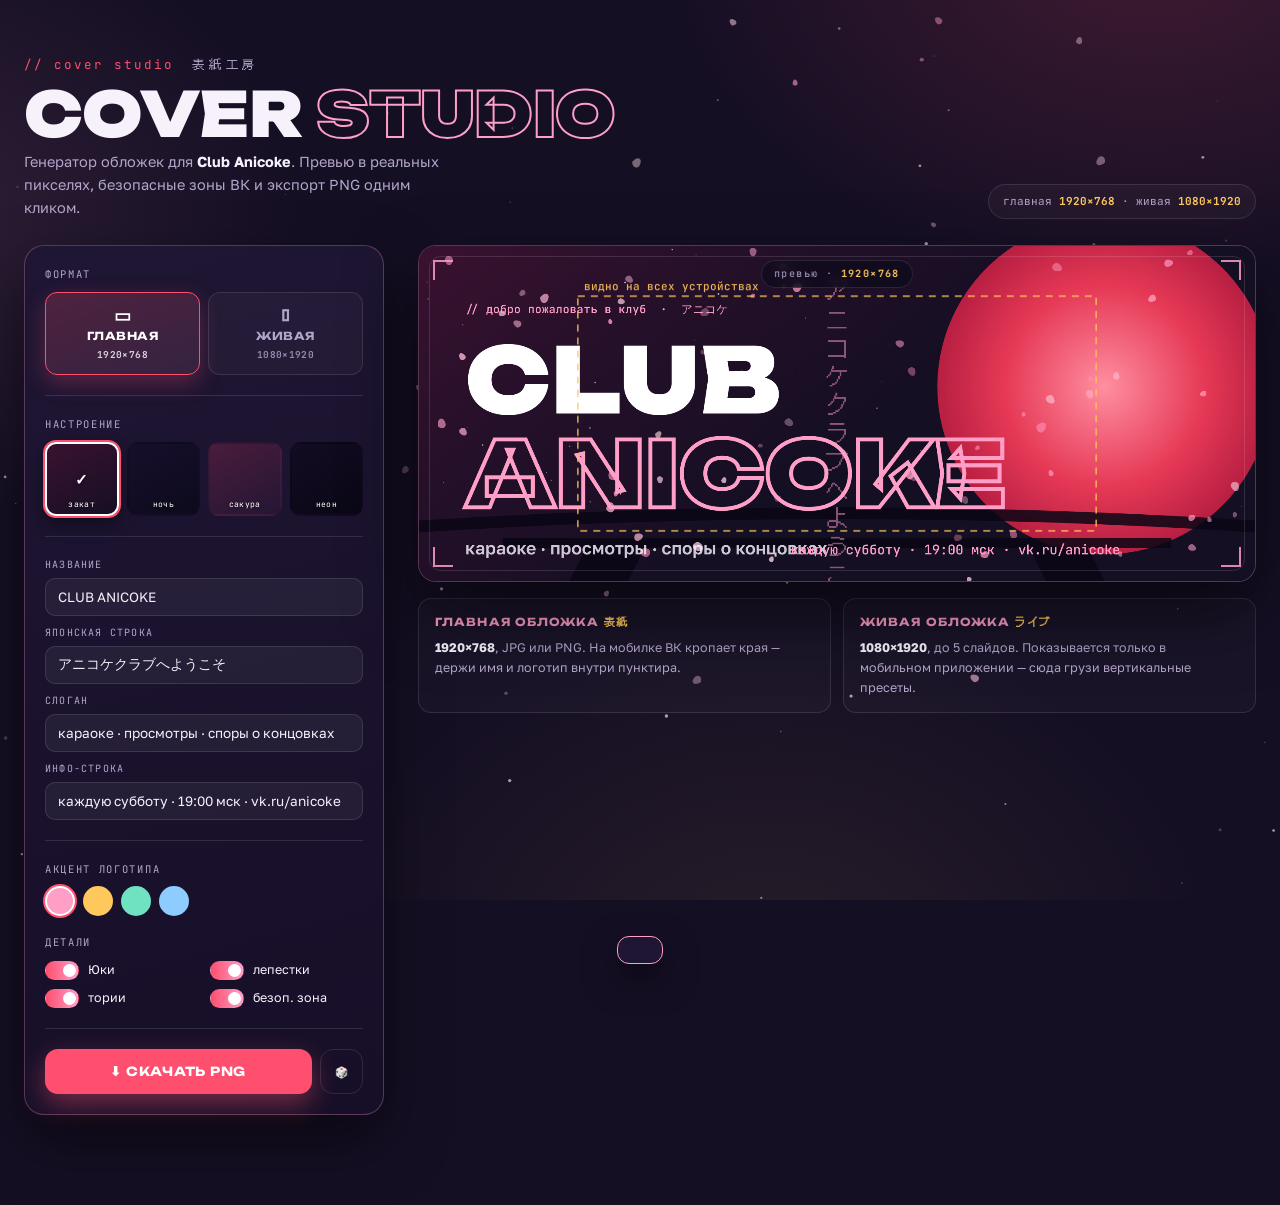
<file: cover-studio.html>
<!DOCTYPE html>
<html lang="ru">
<head>
<meta charset="UTF-8">
<meta name="viewport" content="width=device-width, initial-scale=1">
<title>Cover Studio — обложки для Club Anicoke</title>
<meta name="theme-color" content="#150f24">
<link rel="icon" href="data:image/svg+xml,<svg xmlns='http://www.w3.org/2000/svg' viewBox='0 0 100 100'><text y='.9em' font-size='90'>🖼️</text></svg>">
<link rel="preconnect" href="https://fonts.googleapis.com">
<link rel="preconnect" href="https://fonts.gstatic.com" crossorigin>
<link href="https://fonts.googleapis.com/css2?family=Unbounded:wght@700;900&family=Golos+Text:wght@400;500;600;700&family=DotGothic16&family=JetBrains+Mono:wght@400;500&display=swap" rel="stylesheet">
<style>
:root{
  --ink:#150f24; --ink-2:#1e1633; --ink-3:#2a2044;
  --line:rgba(255,255,255,.11);
  --text:#f6f1fb; --muted:#b3a5ca;
  --sakura:#ff9ec7; --hot:#ff4f6e; --gold:#ffc85c; --mint:#6fe3c1; --sky:#8ecbff;
  --display:'Unbounded',sans-serif; --body:'Golos Text',sans-serif;
  --jp:'DotGothic16',sans-serif; --mono:'JetBrains Mono',monospace;
}
*{margin:0;padding:0;box-sizing:border-box}
html{scroll-behavior:smooth}
body{font-family:var(--body);background:var(--ink);color:var(--text);line-height:1.6;overflow-x:hidden}
body::before{content:"";position:fixed;inset:0;z-index:-3;
  background:
    radial-gradient(820px 560px at 90% -6%, rgba(255,79,110,.18), transparent 60%),
    radial-gradient(720px 520px at -10% 24%, rgba(255,158,199,.12), transparent 60%),
    radial-gradient(760px 600px at 60% 108%, rgba(255,200,92,.08), transparent 60%),
    var(--ink);}
#bg{position:fixed;inset:0;z-index:-2;pointer-events:none}
::selection{background:var(--hot);color:#fff}
::-webkit-scrollbar{width:10px}::-webkit-scrollbar-track{background:var(--ink)}
::-webkit-scrollbar-thumb{background:var(--ink-3);border-radius:8px}
a{color:inherit}

.wrap{max-width:1280px;margin:0 auto;padding:0 24px;position:relative;z-index:2}

/* шапка студии */
.studio-head{padding:54px 0 26px;display:flex;align-items:flex-end;justify-content:space-between;gap:24px;flex-wrap:wrap}
.sh-tag{font-family:var(--mono);color:var(--hot);letter-spacing:.16em;font-size:12.5px}
.sh-tag .jp{font-family:var(--jp);color:var(--muted);margin-left:8px;letter-spacing:.3em}
.sh-title{font-family:var(--display);font-weight:900;font-size:clamp(34px,6vw,62px);line-height:.95;
  text-transform:uppercase;letter-spacing:-.01em;margin-top:10px}
.sh-title em{font-style:normal;color:transparent;-webkit-text-stroke:2px var(--sakura)}
.sh-sub{color:var(--muted);max-width:430px;font-size:14.5px;margin-top:6px}
.sh-sub b{color:var(--text)}
.sh-badge{font-family:var(--mono);font-size:11px;color:var(--muted);border:1px solid var(--line);
  border-radius:999px;padding:8px 14px;white-space:nowrap;background:rgba(255,255,255,.03)}
.sh-badge b{color:var(--gold)}

/* раскладка */
.studio{display:grid;grid-template-columns:360px 1fr;gap:34px;align-items:start;padding-bottom:90px}

/* панель контролов */
.panel{position:sticky;top:18px;background:linear-gradient(165deg,var(--ink-2),#170f28);
  border:1px solid rgba(255,158,199,.28);border-radius:20px;padding:20px;
  box-shadow:0 26px 60px rgba(0,0,0,.5);display:grid;gap:18px}
.grp{display:grid;gap:9px}
.grp>label.cap{font-family:var(--mono);font-size:10.5px;letter-spacing:.16em;text-transform:uppercase;color:var(--muted)}
.divider{height:1px;background:var(--line);margin:2px 0}

/* переключатель формата */
.fmt{display:grid;grid-template-columns:1fr 1fr;gap:8px}
.fmt button{font-family:var(--display);font-weight:700;font-size:11px;letter-spacing:.04em;text-transform:uppercase;
  padding:13px 8px;border-radius:12px;border:1px solid var(--line);background:rgba(255,255,255,.03);
  color:var(--muted);cursor:pointer;transition:.22s;display:grid;gap:5px;justify-items:center}
.fmt button .ic{font-size:18px;line-height:1}
.fmt button small{font-family:var(--mono);font-size:9.5px;letter-spacing:.04em;opacity:.8}
.fmt button:hover{border-color:rgba(255,158,199,.4);color:var(--text);transform:translateY(-2px)}
.fmt button.on{background:linear-gradient(160deg,rgba(255,79,110,.22),rgba(255,158,199,.1));
  border-color:var(--hot);color:#fff;box-shadow:0 8px 22px rgba(255,79,110,.28)}

/* пресеты настроения */
.moods{display:grid;grid-template-columns:repeat(4,1fr);gap:8px}
.mood{aspect-ratio:1;border-radius:11px;border:2px solid transparent;cursor:pointer;position:relative;
  overflow:hidden;transition:.22s}
.mood:hover{transform:translateY(-3px) scale(1.04)}
.mood.on{border-color:#fff;box-shadow:0 0 0 2px var(--hot),0 8px 18px rgba(0,0,0,.4)}
.mood.on::after{content:"✓";position:absolute;inset:0;display:grid;place-items:center;
  color:#fff;font-size:15px;font-weight:700;text-shadow:0 1px 4px rgba(0,0,0,.6)}
.mood span{position:absolute;left:0;right:0;bottom:3px;text-align:center;font-family:var(--mono);
  font-size:8px;letter-spacing:.04em;color:#fff;text-shadow:0 1px 3px rgba(0,0,0,.7)}

/* поля ввода */
.field{display:grid;gap:5px}
.field .cap{font-family:var(--mono);font-size:10px;letter-spacing:.12em;text-transform:uppercase;color:var(--muted)}
input[type=text],textarea{width:100%;background:rgba(255,255,255,.05);border:1px solid var(--line);
  color:var(--text);border-radius:10px;padding:10px 12px;font-family:var(--body);font-size:13.5px;outline:none;transition:.2s}
textarea{resize:vertical;min-height:40px;font-size:12.5px}
input[type=text]:focus,textarea:focus{border-color:var(--sakura);box-shadow:0 0 0 3px rgba(255,158,199,.16)}

/* акцент-свотчи */
.accs{display:flex;gap:8px}
.acc{width:30px;height:30px;border-radius:50%;cursor:pointer;border:2px solid transparent;transition:.2s;position:relative}
.acc:hover{transform:scale(1.12)}
.acc.on{border-color:#fff;box-shadow:0 0 0 2px var(--hot)}

/* тогглы */
.tog{display:grid;grid-template-columns:1fr 1fr;gap:8px 12px}
.sw{display:flex;align-items:center;gap:9px;cursor:pointer;user-select:none;font-size:12.5px;color:var(--text)}
.sw input{display:none}
.sw .box{width:34px;height:19px;border-radius:999px;background:var(--ink-3);position:relative;flex:none;transition:.25s;border:1px solid var(--line)}
.sw .box::after{content:"";position:absolute;top:2px;left:2px;width:13px;height:13px;border-radius:50%;background:var(--muted);transition:.25s}
.sw input:checked+.box{background:linear-gradient(90deg,var(--hot),var(--sakura));border-color:transparent}
.sw input:checked+.box::after{left:17px;background:#fff}

/* кнопка скачать */
.dl{font-family:var(--display);font-weight:700;font-size:12.5px;letter-spacing:.06em;text-transform:uppercase;
  border:0;border-radius:13px;padding:15px;background:var(--hot);color:#fff;cursor:pointer;transition:.2s;
  box-shadow:0 10px 26px rgba(255,79,110,.4);display:flex;align-items:center;justify-content:center;gap:9px}
.dl:hover{transform:translateY(-2px);box-shadow:0 16px 34px rgba(255,79,110,.55)}
.dl:active{transform:translateY(0)}
.dl.busy{background:var(--ink-3);box-shadow:none;cursor:wait}
.dl.done{background:var(--mint);color:#10332a;box-shadow:0 10px 26px rgba(111,227,193,.4)}
.dl-row{display:grid;grid-template-columns:1fr auto;gap:8px}
.ghost{font-family:var(--mono);font-size:10.5px;letter-spacing:.04em;border:1px solid var(--line);background:transparent;
  color:var(--muted);border-radius:13px;padding:0 14px;cursor:pointer;transition:.2s}
.ghost:hover{color:var(--text);border-color:var(--sakura)}

/* превью-сцена */
.stage{position:sticky;top:18px}
.stage-frame{position:relative;border-radius:18px;overflow:hidden;border:1px solid rgba(255,158,199,.3);
  background:#0e0a1c;box-shadow:0 30px 70px rgba(0,0,0,.55)}
.stage-frame::before{content:"";position:absolute;inset:10px;border:1px solid rgba(255,255,255,.12);
  border-radius:12px;pointer-events:none;z-index:5}
.corner{position:absolute;width:20px;height:20px;z-index:6;border:2px solid var(--sakura);opacity:.85}
.corner.tl{top:14px;left:14px;border-right:0;border-bottom:0}
.corner.tr{top:14px;right:14px;border-left:0;border-bottom:0}
.corner.bl{bottom:14px;left:14px;border-right:0;border-top:0}
.corner.br{bottom:14px;right:14px;border-left:0;border-top:0}
.art-box{position:relative;width:100%;transition:aspect-ratio .35s ease}
.art-box.wide{aspect-ratio:1920/768}
.art-box.tall{aspect-ratio:1080/1920;max-width:430px;margin:0 auto}
#art{position:absolute;inset:0;width:100%;height:100%;display:block}
#guide{position:absolute;inset:0;width:100%;height:100%;pointer-events:none;z-index:4}
.stage-tag{position:absolute;top:14px;left:50%;transform:translateX(-50%);z-index:7;
  font-family:var(--mono);font-size:10px;letter-spacing:.14em;color:var(--muted);
  background:rgba(14,10,28,.7);border:1px solid var(--line);border-radius:999px;padding:5px 12px;backdrop-filter:blur(6px)}
.stage-tag b{color:var(--gold)}

/* шпаргалка под превью */
.cheat{margin-top:16px;display:grid;grid-template-columns:1fr 1fr;gap:12px}
.cheat .c{border:1px solid var(--line);border-radius:13px;padding:14px 16px;background:rgba(255,255,255,.025)}
.cheat .c h4{font-family:var(--display);font-size:11px;letter-spacing:.1em;text-transform:uppercase;color:var(--sakura);margin-bottom:7px}
.cheat .c p{font-size:12.5px;color:var(--muted)}
.cheat .c b{color:var(--text)}
.cheat .c .jp{font-family:var(--jp);color:var(--gold);font-size:11px}

.toast{position:fixed;bottom:26px;left:50%;transform:translate(-50%,90px);z-index:300;
  background:var(--ink-2);border:1px solid var(--sakura);color:var(--text);padding:13px 22px;border-radius:12px;
  box-shadow:0 14px 34px rgba(0,0,0,.55);transition:transform .45s cubic-bezier(.2,.9,.3,1.2);font-size:14px}
.toast.show{transform:translate(-50%,0)}

@media(max-width:980px){
  .studio{grid-template-columns:1fr}
  .panel,.stage{position:static}
  .art-box.tall{max-width:340px}
  .cheat{grid-template-columns:1fr}
}
</style>
</head>
<body>
<canvas id="bg" aria-hidden="true"></canvas>

<div class="wrap">
  <header class="studio-head">
    <div>
      <div class="sh-tag">// cover studio <span class="jp">表紙工房</span></div>
      <h1 class="sh-title">COVER <em>STUDIO</em></h1>
      <p class="sh-sub">Генератор обложек для <b>Club Anicoke</b>. Превью в реальных пикселях, безопасные зоны ВК и экспорт PNG одним кликом.</p>
    </div>
    <div class="sh-badge">главная <b>1920×768</b> · живая <b>1080×1920</b></div>
  </header>

  <div class="studio">

    <!-- ═══════ КОНТРОЛЫ ═══════ -->
    <aside class="panel">
      <div class="grp">
        <label class="cap">формат</label>
        <div class="fmt" id="fmt">
          <button data-fmt="wide" class="on"><span class="ic">▭</span>главная<small>1920×768</small></button>
          <button data-fmt="tall"><span class="ic">▯</span>живая<small>1080×1920</small></button>
        </div>
      </div>

      <div class="divider"></div>

      <div class="grp">
        <label class="cap">настроение</label>
        <div class="moods" id="moods"></div>
      </div>

      <div class="divider"></div>

      <div class="grp">
        <div class="field"><span class="cap">название</span><input type="text" id="t-title" value="CLUB ANICOKE"></div>
        <div class="field"><span class="cap">японская строка</span><input type="text" id="t-jp" value="アニコケクラブへようこそ"></div>
        <div class="field"><span class="cap">слоган</span><input type="text" id="t-slogan" value="караоке · просмотры · споры о концовках"></div>
        <div class="field"><span class="cap">инфо-строка</span><input type="text" id="t-info" value="каждую субботу · 19:00 мск · vk.ru/anicoke"></div>
      </div>

      <div class="divider"></div>

      <div class="grp">
        <label class="cap">акцент логотипа</label>
        <div class="accs" id="accs">
          <div class="acc on" data-c="#ff9ec7" style="background:#ff9ec7"></div>
          <div class="acc" data-c="#ffc85c" style="background:#ffc85c"></div>
          <div class="acc" data-c="#6fe3c1" style="background:#6fe3c1"></div>
          <div class="acc" data-c="#8ecbff" style="background:#8ecbff"></div>
        </div>
      </div>

      <div class="grp">
        <label class="cap">детали</label>
        <div class="tog">
          <label class="sw"><input type="checkbox" id="o-yuki" checked><span class="box"></span>Юки</label>
          <label class="sw"><input type="checkbox" id="o-petals" checked><span class="box"></span>лепестки</label>
          <label class="sw"><input type="checkbox" id="o-torii" checked><span class="box"></span>тории</label>
          <label class="sw"><input type="checkbox" id="o-guide" checked><span class="box"></span>безоп. зона</label>
        </div>
      </div>

      <div class="divider"></div>

      <div class="dl-row">
        <button class="dl" id="dl">⬇ Скачать PNG</button>
        <button class="ghost" id="rand" title="случайный вариант">🎲</button>
      </div>
    </aside>

    <!-- ═══════ ПРЕВЬЮ ═══════ -->
    <section class="stage">
      <div class="stage-frame">
        <span class="corner tl"></span><span class="corner tr"></span>
        <span class="corner bl"></span><span class="corner br"></span>
        <div class="stage-tag">превью · <b id="dim">1920×768</b></div>
        <div class="art-box wide" id="artBox">
          <canvas id="art"></canvas>
          <canvas id="guide"></canvas>
        </div>
      </div>

      <div class="cheat">
        <div class="c">
          <h4>Главная обложка <span class="jp">表紙</span></h4>
          <p><b>1920×768</b>, JPG или PNG. На мобилке ВК кропает края — держи имя и логотип внутри пунктира.</p>
        </div>
        <div class="c">
          <h4>Живая обложка <span class="jp">ライブ</span></h4>
          <p><b>1080×1920</b>, до 5 слайдов. Показывается только в мобильном приложении — сюда грузи вертикальные пресеты.</p>
        </div>
      </div>
    </section>

  </div>
</div>

<div class="toast" id="toast"></div>

<script>
const $=s=>document.querySelector(s), $$=s=>[...document.querySelectorAll(s)];

/* ═══════════ ambient-фон студии ═══════════ */
(()=>{const cv=$('#bg'),cx=cv.getContext('2d');let W,H,ps=[],st=[];
  const C=['#ffb7d5','#ff9ec7','#ffd3e4'];
  function rs(){W=cv.width=innerWidth;H=cv.height=innerHeight;
    st=Array.from({length:60},()=>({x:Math.random()*W,y:Math.random()*H,r:Math.random()*1.4+.4,p:Math.random()*6.28}));}
  addEventListener('resize',rs);rs();
  for(let i=0;i<26;i++)ps.push({x:Math.random()*W,y:Math.random()*H,s:5+Math.random()*7,vy:.4+Math.random()*.9,ph:Math.random()*6.28,sw:.4+Math.random()*.7,rot:Math.random()*6.28,vr:(Math.random()-.5)*.04,c:C[Math.random()*3|0],a:.3+Math.random()*.4});
  function petal(p){cx.save();cx.translate(p.x,p.y);cx.rotate(p.rot);cx.globalAlpha=p.a;cx.fillStyle=p.c;
    cx.beginPath();const s=p.s;cx.moveTo(0,0);cx.bezierCurveTo(s*.6,-s*.5,s*1.1,-s*.1,s*.55,s*.5);
    cx.bezierCurveTo(s*.2,s*.75,-s*.1,s*.4,0,0);cx.fill();cx.restore();}
  (function loop(){cx.clearRect(0,0,W,H);
    for(const s of st){s.p+=.02;cx.globalAlpha=.12+Math.abs(Math.sin(s.p))*.5;cx.fillStyle='#fff';cx.beginPath();cx.arc(s.x,s.y,s.r,0,6.28);cx.fill();}
    cx.globalAlpha=1;for(const p of ps){p.ph+=.02;p.y+=p.vy;p.x+=Math.sin(p.ph)*p.sw+.2;p.rot+=p.vr;if(p.y>H+20){p.y=-20;p.x=Math.random()*W;}petal(p);}
    requestAnimationFrame(loop);})();
})();

/* ═══════════ пресеты настроения ═══════════ */
const MOODS={
  sunset:{name:'закат',bg:[[0,'#3a1230'],[.5,'#241029'],[1,'#150f24']],sun:{x:.82,y:.42,r:.5,c0:'#ff8fa0',c1:'#e63956',c2:'#b81f42'},petals:1,stars:.4,torii:1},
  night :{name:'ночь', bg:[[0,'#160f2c'],[1,'#0d0a1c']],sun:{x:.8,y:.34,r:.34,c0:'rgba(143,203,255,.5)',c1:'rgba(111,227,193,.18)',c2:'transparent'},petals:.4,stars:1,torii:.7},
  sakura:{name:'сакура',bg:[[0,'#4a1c3c'],[.5,'#341634'],[1,'#241634']],sun:{x:.78,y:.4,r:.46,c0:'#ffc2dd',c1:'#ff7da6',c2:'#d96f9c'},petals:1.4,stars:.2,torii:.5},
  neon  :{name:'неон', bg:[[0,'#120c22'],[1,'#0a0716']],sun:{x:.84,y:.5,r:.4,c0:'rgba(111,227,193,.45)',c1:'rgba(255,79,110,.2)',c2:'transparent'},petals:.6,stars:.8,torii:1},
};

/* ═══════════ состояние ═══════════ */
const S={fmt:'wide',mood:'sunset',accent:'#ff9ec7',
  title:'CLUB ANICOKE',jp:'アニコケクラブへようこそ',slogan:'караоке · просмотры · споры о концовках',info:'каждую субботу · 19:00 мск · vk.ru/anicoke',
  yuki:true,petals:true,torii:true,guide:true};
const DIM={wide:[1920,768],tall:[1080,1920]};

/* ═══════════ детерминированный «рандом» (превью = экспорт) ═══════════ */
function rng(seed){let s=seed>>>0;return()=>{s=(s*1664525+1013904223)>>>0;return s/4294967296;};}

/* ═══════════ генератор Юки (чистый SVG) ═══════════ */
const YUKI={pal:{hair:['#ffd0e6','#ff9ec7','#cf6494'],skin:'#ffe7d8',skinSh:'#efbca2',cloth:['#ff6482','#c52f4d'],accent:'#ffd27a',eye:'#8a52e0'},hair:'long',acc:'catears',hp:true,eye2:'#39d0c8',scarf:true,turn:1};
let _uid=0;
function chibiSVG(o){
  const id='y'+(_uid++),p=o.pal,[hL,hM,hD]=p.hair,[cL,cD]=p.cloth,eyeA=p.eye,eyeB=o.eye2||p.eye;
  const dx=(o.turn||0)*6, sxL=o.turn>0?.82:o.turn<0?1.04:1, sxR=o.turn<0?.82:o.turn>0?1.04:1;
  const defs=`<defs>
   <linearGradient id="${id}_h" x1=".2" y1="0" x2=".8" y2="1"><stop offset="0" stop-color="${hL}"/><stop offset=".45" stop-color="${hM}"/><stop offset="1" stop-color="${hD}"/></linearGradient>
   <linearGradient id="${id}_hd" x1="0" y1="0" x2="0" y2="1"><stop offset="0" stop-color="${hM}"/><stop offset="1" stop-color="${hD}"/></linearGradient>
   <radialGradient id="${id}_sk" cx=".38" cy=".32" r=".82"><stop offset="0" stop-color="#fff2e8"/><stop offset=".5" stop-color="${p.skin}"/><stop offset="1" stop-color="${p.skinSh}"/></radialGradient>
   <linearGradient id="${id}_cl" x1=".2" y1="0" x2=".8" y2="1"><stop offset="0" stop-color="${cL}"/><stop offset="1" stop-color="${cD}"/></linearGradient>
   <linearGradient id="${id}_ac" x1="0" y1="0" x2="0" y2="1"><stop offset="0" stop-color="${p.accent}"/><stop offset="1" stop-color="${cD}"/></linearGradient>
   <linearGradient id="${id}_sc" x1="0" y1="0" x2="1" y2="1"><stop offset="0" stop-color="${p.accent}"/><stop offset=".5" stop-color="${hM}"/><stop offset="1" stop-color="${cD}"/></linearGradient>
   <radialGradient id="${id}_eye0" cx=".4" cy=".3" r=".85"><stop offset="0" stop-color="${eyeA}"/><stop offset=".55" stop-color="${eyeA}"/><stop offset="1" stop-color="#140d24"/></radialGradient>
   <radialGradient id="${id}_eye1" cx=".4" cy=".3" r=".85"><stop offset="0" stop-color="${eyeB}"/><stop offset=".55" stop-color="${eyeB}"/><stop offset="1" stop-color="#140d24"/></radialGradient>
   <radialGradient id="${id}_bl" cx=".5" cy=".5" r=".5"><stop offset="0" stop-color="#ff7d9c" stop-opacity=".55"/><stop offset="1" stop-color="#ff7d9c" stop-opacity="0"/></radialGradient>
   <radialGradient id="${id}_ear" cx=".5" cy=".7" r=".7"><stop offset="0" stop-color="#ff8fb0"/><stop offset="1" stop-color="#d96f9c"/></radialGradient>
   <radialGradient id="${id}_hp" cx=".34" cy=".3" r=".85"><stop offset="0" stop-color="#4a4260"/><stop offset=".5" stop-color="#2a2438"/><stop offset="1" stop-color="#100c1a"/></radialGradient>
  </defs>`;
  const ears=`<g><path d="M50,42 C44,16 52,8 60,14 C62,26 60,36 58,44 Z" fill="url(#${id}_h)"/><path d="M52,38 C49,22 54,16 58,20 C59,28 58,34 56,40 Z" fill="url(#${id}_ear)"/></g>
   <g><path d="M90,42 C96,16 88,8 80,14 C78,26 80,36 82,44 Z" fill="url(#${id}_h)"/><path d="M88,38 C91,22 86,16 82,20 C81,28 82,34 84,40 Z" fill="url(#${id}_ear)"/></g>`;
  const hpBand=`<path d="M41,54 C44,22 96,22 99,54" stroke="url(#${id}_hp)" stroke-width="7.5" fill="none" stroke-linecap="round"/><path d="M46,40 C52,25 88,25 94,40" stroke="#fff" stroke-width="1.6" fill="none" opacity=".3" stroke-linecap="round"/>`;
  const back=`<path d="M40,56 C36,30 104,30 100,56 C100,72 96,84 92,92 L48,92 C44,84 40,72 40,56 Z" fill="url(#${id}_hd)"/>`;
  const long=`<path d="M42,58 C30,92 30,134 44,160 C40,128 44,96 52,72 Z" fill="url(#${id}_hd)"/><path d="M44,60 C36,90 38,124 48,150 C46,120 50,92 56,72 Z" fill="url(#${id}_h)" opacity=".9"/><path d="M98,58 C110,92 110,134 96,160 C100,128 96,96 88,72 Z" fill="url(#${id}_hd)"/><path d="M96,60 C104,90 102,124 92,150 C94,120 90,92 84,72 Z" fill="url(#${id}_h)" opacity=".9"/>`;
  const tail=`<g><path d="M92,150 C116,150 130,124 124,98 C122,86 112,84 110,96 C113,116 104,134 90,140 Z" fill="url(#${id}_hd)"/><path d="M124,98 C122,86 112,84 110,96 C111,104 114,108 118,108 C122,108 125,104 124,98 Z" fill="${hL}"/></g>`;
  const leg=(x)=>`<g><path d="M${x},148 C${x-2},166 ${x-2},182 ${x},196 C${x+4},198 ${x+8},196 ${x+8},190 C${x+7},178 ${x+7},162 ${x+8},150 Z" fill="url(#${id}_sk)"/><path d="M${x-4},192 q-3,9 7,10 q13,1 13,-6 q0,-6 -9,-7 q-8,-1 -11,3z" fill="url(#${id}_cl)"/><path d="M${x-4},199 q10,3 20,0" stroke="rgba(0,0,0,.32)" stroke-width="2" fill="none"/></g>`;
  const torso=`<g><path d="M50,92 C48,90 92,90 90,92 C97,114 99,134 94,150 C82,157 58,157 46,150 C41,134 43,114 50,92 Z" fill="url(#${id}_cl)"/><path d="M58,92 L70,106 L82,92 Z" fill="${p.accent}"/><path d="M46,96 q24,10 48,0 q-6,10 -24,10 q-18,0 -24,-10z" fill="rgba(40,12,30,.4)"/><g transform="translate(70,124)" fill="${p.accent}"><path d="M0,-6 C2,-2 6,-2 4,1 C6,4 2,4 0,7 C-2,4 -6,4 -4,1 C-6,-2 -2,-2 0,-6 Z"/></g></g>`;
  const armL=`<g><path d="M48,96 C38,102 35,120 40,134 C44,138 49,136 48,129 C46,118 48,106 53,99 Z" fill="url(#${id}_cl)"/><circle cx="43" cy="134" r="6" fill="url(#${id}_sk)"/></g>`;
  const armR=`<g><path d="M92,96 C104,86 110,64 105,46 C100,40 93,43 94,52 C97,66 92,80 84,90 Z" fill="url(#${id}_cl)"/><circle cx="104" cy="44" r="7" fill="url(#${id}_sk)"/><path d="M99,39 q1,-5 3,-4 M103,37 q1,-5 3,-3 M107,39 q2,-4 3,-2 M110,42 q2,-3 3,-1" stroke="${p.skinSh}" stroke-width="1.6" fill="none" stroke-linecap="round"/></g>`;
  const scarf=`<g><path d="M62,98 C58,112 56,128 60,140 C64,142 67,140 66,134 C64,122 65,110 68,100 Z" fill="url(#${id}_sc)"/><path d="M78,98 C82,112 84,128 80,140 C76,142 73,140 74,134 C76,122 75,110 72,100 Z" fill="url(#${id}_sc)"/><path d="M48,90 C58,98 82,98 92,90 C94,96 92,102 88,104 C76,110 64,110 52,104 C48,102 46,96 48,90 Z" fill="url(#${id}_sc)"/></g>`;
  const neck=`<path d="M62,82 h16 v12 q-8,6 -16,0z" fill="url(#${id}_sk)"/>`;
  const face=`<path d="M44,60 C44,34 96,34 96,60 C96,82 84,94 70,94 C56,94 44,82 44,60 Z" fill="url(#${id}_sk)"/><path d="M70,36 C86,36 96,46 96,60 C96,80 86,92 74,93 C84,86 88,72 88,60 C88,48 82,40 70,38 Z" fill="rgba(60,20,40,.13)"/><path d="M46,58 C46,46 52,40 60,38 C50,42 47,52 48,64 C48,72 50,80 56,86 C49,80 46,70 46,58 Z" fill="#fff" opacity=".4"/>`;
  const front=`<path d="M40,56 C38,28 102,28 100,56 C100,42 92,34 84,32 C90,44 84,50 78,42 C76,54 68,44 64,54 C60,44 52,54 50,42 C44,50 38,44 44,32 C48,34 40,42 40,56 Z" fill="url(#${id}_h)"/><path d="M50,36 C52,50 56,56 58,46 C58,56 62,58 64,48 C64,58 68,58 70,48 C72,58 76,56 76,44 C78,56 82,50 82,40 C74,30 56,30 50,36 Z" fill="url(#${id}_h)"/><path d="M46,32 C58,24 82,24 94,34 C82,29 58,29 46,37 Z" fill="#fff" opacity=".34"/>`;
  const cup=(px,rot)=>`<g transform="rotate(${rot} ${px} 64)"><ellipse cx="${px}" cy="64" rx="10.5" ry="14.5" fill="url(#${id}_hp)"/><ellipse cx="${px}" cy="64" rx="7.4" ry="11" fill="none" stroke="${p.accent}" stroke-width="1.6" opacity=".85"/><ellipse cx="${px}" cy="64" rx="5" ry="8.4" fill="#0c0814"/><ellipse cx="${px-3}" cy="58" rx="2.4" ry="4.4" fill="#fff" opacity=".45"/></g>`;
  const eye=(ex,grad,sx)=>{const w=sx!==1?`translate(${ex},0) scale(${sx},1) translate(${-ex},0)`:'';
    const g=`<g><path d="M${ex-9},58 q9,-8 18,0 q1,11 -3,15 q-6,5 -12,0 q-4,-4 -3,-15z" fill="#fff"/><ellipse cx="${ex}" cy="65" rx="7" ry="8.4" fill="#160e26"/><ellipse cx="${ex}" cy="65" rx="6.3" ry="7.7" fill="url(#${grad})"/><ellipse cx="${ex}" cy="65" rx="2.8" ry="3.8" fill="#120b22"/><circle cx="${ex+2.3}" cy="61" r="2.3" fill="#fff"/><circle cx="${ex-2.4}" cy="68.4" r="1.2" fill="#fff" opacity=".85"/><path d="M${ex-9.5},57 q9.5,-7 19,0" stroke="#1d1430" stroke-width="3" fill="none" stroke-linecap="round"/></g>`;
    return w?`<g transform="${w}">${g}</g>`:g;};
  const feat=`<g transform="translate(${dx},0)"><path d="M50,52 q7,-3 13,-1" stroke="${hD}" stroke-width="2.4" fill="none" stroke-linecap="round"/><path d="M77,51 q7,-2 13,1" stroke="${hD}" stroke-width="2.4" fill="none" stroke-linecap="round"/>${eye(58,id+'_eye0',sxL)}${eye(82,id+'_eye1',sxR)}<ellipse cx="52" cy="74" rx="6.5" ry="3.6" fill="url(#${id}_bl)"/><ellipse cx="88" cy="74" rx="6.5" ry="3.6" fill="url(#${id}_bl)"/><path d="M69,72 q1,3 3,3" stroke="${p.skinSh}" stroke-width="1.7" fill="none" stroke-linecap="round"/><path d="M63,79 q7,8 14,0 q-2,7 -7,7 q-5,0 -7,-7z" fill="#9c2740"/><path d="M64,80 q6,3 12,0 q-2,2 -6,2 q-4,0 -6,-2z" fill="#ff8aa0"/></g>`;
  return `<svg xmlns="http://www.w3.org/2000/svg" width="140" height="240" viewBox="0 0 140 240">${defs}<ellipse cx="70" cy="232" rx="30" ry="6" fill="rgba(0,0,0,.35)"/>${tail}${back}${long}${hpBand}${ears}${leg(56)}${leg(64)}${torso}${armL}${armR}${neck}${scarf}${face}${front}${cup(40,-8)}${cup(100,8)}${feat}</svg>`;
}
/* предзагрузка Юки как картинки для canvas */
let yukiImg=null;
function loadYuki(){return new Promise(res=>{const img=new Image();
  const svg=chibiSVG(YUKI).replace('<svg ','<svg xmlns="http://www.w3.org/2000/svg" ');
  img.onload=()=>{yukiImg=img;res();};img.onerror=()=>res();
  img.src='data:image/svg+xml;charset=utf-8,'+encodeURIComponent(svg);});}

/* ═══════════ рисование сцены (в нативных координатах) ═══════════ */
function drawScene(ctx,W,H){
  const m=MOODS[S.mood];
  /* фон */
  const g=ctx.createLinearGradient(0,0,W*.3,H);
  m.bg.forEach(s=>g.addColorStop(s[0],s[1]));ctx.fillStyle=g;ctx.fillRect(0,0,W,H);
  /* звёзды */
  if(m.stars){const r=rng(7);ctx.fillStyle='#fff';for(let i=0,n=Math.floor(140*m.stars*(W*H/(1920*768)));i<n;i++){
    ctx.globalAlpha=.15+r()*.6;ctx.beginPath();ctx.arc(r()*W,r()*H*.8,r()*1.8+.4,0,6.28);ctx.fill();}ctx.globalAlpha=1;}
  /* солнце */
  if(m.sun){const sx=m.sun.x*W,sy=m.sun.y*H,sr=m.sun.r*Math.min(W,H);
    const rg=ctx.createRadialGradient(sx,sy,0,sx,sy,sr);
    rg.addColorStop(0,m.sun.c0);rg.addColorStop(.6,m.sun.c1);rg.addColorStop(1,m.sun.c2);
    ctx.fillStyle=rg;ctx.beginPath();ctx.arc(sx,sy,sr,0,6.28);ctx.fill();}
  /* тории */
  if(S.torii&&m.torii){ctx.save();ctx.globalAlpha=m.torii;ctx.fillStyle='rgba(10,7,20,.85)';
    const ty=H*.78,th=H*.22;ctx.beginPath();
    ctx.moveTo(0,ty+th*.18);ctx.quadraticCurveTo(W/2,ty-th*.18,W,ty+th*.18);ctx.lineTo(W,ty+th*.34);ctx.quadraticCurveTo(W/2,ty-th*.02,0,ty+th*.34);ctx.closePath();ctx.fill();
    ctx.fillRect(W*.1,ty+th*.42,W*.8,th*.13);
    ctx.beginPath();ctx.moveTo(W*.2,ty+th*.55);ctx.lineTo(W*.27,ty+th*.55);ctx.lineTo(W*.25,ty+th);ctx.lineTo(W*.18,ty+th);ctx.closePath();ctx.fill();
    ctx.beginPath();ctx.moveTo(W*.73,ty+th*.55);ctx.lineTo(W*.8,ty+th*.55);ctx.lineTo(W*.82,ty+th);ctx.lineTo(W*.75,ty+th);ctx.closePath();ctx.fill();
    ctx.restore();}
  /* лепестки */
  if(S.petals&&m.petals){const r=rng(42);const C=['#ffb7d5','#ff9ec7','#ffd3e4','#ff8fb8'];
    for(let i=0,n=Math.floor(60*m.petals*(W*H/(1920*768)));i<n;i++){const x=r()*W,y=r()*H,s=(8+r()*12)*(W/1920+.4),rot=r()*6.28;
      ctx.save();ctx.translate(x,y);ctx.rotate(rot);ctx.globalAlpha=.3+r()*.5;ctx.fillStyle=C[r()*4|0];
      ctx.beginPath();ctx.moveTo(0,0);ctx.bezierCurveTo(s*.6,-s*.5,s*1.1,-s*.1,s*.55,s*.5);ctx.bezierCurveTo(s*.2,s*.75,-s*.1,s*.4,0,0);ctx.fill();ctx.restore();}ctx.globalAlpha=1;}

  const wide=S.fmt==='wide';
  ctx.textBaseline='alphabetic';
  const AC=S.accent;

  if(wide){
    /* ── горизонтальная компоновка ── */
    const pad=W*.055;
    ctx.fillStyle=AC;ctx.font=`500 ${H*.034}px 'JetBrains Mono',monospace`;ctx.textAlign='left';
    ctx.fillText('// добро пожаловать в клуб  ·  アニコケ',pad,H*.2);
    /* название двумя строками */
    const parts=S.title.split(' ');
    const line1=parts[0]||'', line2=parts.slice(1).join(' ')||'';
    ctx.font=`900 ${H*.27}px 'Unbounded',sans-serif`;ctx.fillStyle='#fff';
    ctx.fillText(line1,pad,H*.5);
    ctx.lineWidth=Math.max(2,H*.012);ctx.strokeStyle=AC;ctx.fillStyle='transparent';
    ctx.strokeText(line2,pad,H*.78);
    /* слоган + инфо */
    ctx.fillStyle='rgba(246,241,251,.82)';ctx.font=`600 ${H*.052}px 'Golos Text',sans-serif`;
    ctx.fillText(S.slogan,pad,H*.92);
    ctx.fillStyle=AC;ctx.font=`500 ${H*.04}px 'JetBrains Mono',monospace`;
    ctx.fillText(S.info,pad+ctx.measureText(S.slogan).width+H*.06,H*.92);
    /* японская вертикальная справа-сверху (под Юки не лезет) */
    ctx.save();ctx.globalAlpha=.5;ctx.fillStyle=AC;ctx.font=`400 ${H*.07}px 'DotGothic16',sans-serif`;
    ctx.textAlign='center';const jp=S.jp;for(let i=0;i<jp.length;i++)ctx.fillText(jp[i],W*.5,H*.16+i*H*.085);ctx.restore();
    /* Юки справа */
    if(S.yuki&&yukiImg){const hh=H*.94,ww=hh*(140/240);ctx.drawImage(yukiImg,W-pad-ww,H*.04,ww,hh);}
  } else {
    /* ── вертикальная компоновка ── */
    const pad=W*.09,cx=W/2;
    ctx.textAlign='center';
    ctx.fillStyle=AC;ctx.font=`500 ${W*.04}px 'JetBrains Mono',monospace`;
    ctx.fillText('VOL.01  ·  看板娘',cx,H*.07);
    const parts=S.title.split(' ');
    ctx.font=`900 ${W*.16}px 'Unbounded',sans-serif`;ctx.fillStyle='#fff';
    ctx.fillText(parts[0]||'',cx,H*.17);
    ctx.lineWidth=Math.max(2,W*.012);ctx.strokeStyle=AC;
    ctx.strokeText(parts.slice(1).join(' ')||'',cx,H*.255);
    ctx.fillStyle='rgba(246,241,251,.85)';ctx.font=`600 ${W*.052}px 'Golos Text',sans-serif`;
    wrap(ctx,S.slogan,cx,H*.32,W*.82,W*.072);
    /* Юки по центру-низу */
    if(S.yuki&&yukiImg){const hh=H*.5,ww=hh*(140/240);ctx.drawImage(yukiImg,cx-ww/2,H*.4,ww,hh);}
    /* инфо снизу */
    ctx.fillStyle=AC;ctx.font=`500 ${W*.044}px 'JetBrains Mono',monospace`;
    wrap(ctx,S.info,cx,H*.94,W*.86,W*.06);
    /* вертикальная яп. строка сбоку */
    ctx.save();ctx.globalAlpha=.4;ctx.fillStyle=AC;ctx.font=`400 ${W*.07}px 'DotGothic16',sans-serif`;
    const jp=S.jp;for(let i=0;i<jp.length;i++)ctx.fillText(jp[i],W*.9,H*.4+i*W*.085);ctx.restore();
  }
}
function wrap(ctx,text,x,y,maxW,lh){const words=text.split(' ');let line='',yy=y;
  for(const w of words){const test=line+w+' ';if(ctx.measureText(test).width>maxW&&line){ctx.fillText(line.trim(),x,yy);line=w+' ';yy+=lh;}else line=test;}ctx.fillText(line.trim(),x,yy);}

/* ═══════════ безопасные зоны (overlay, не в экспорт) ═══════════ */
function drawGuide(){
  const box=$('#artBox'),cv=$('#guide'),dpr=Math.min(2,devicePixelRatio||1);
  const w=box.clientWidth,h=box.clientHeight;cv.width=w*dpr;cv.height=h*dpr;
  const ctx=cv.getContext('2d');ctx.setTransform(dpr,0,0,dpr,0,0);ctx.clearRect(0,0,w,h);
  if(!S.guide)return;
  ctx.save();ctx.strokeStyle='rgba(255,200,92,.85)';ctx.lineWidth=1.5;ctx.setLineDash([7,6]);
  ctx.fillStyle='rgba(255,200,92,.9)';ctx.font=`500 11px 'JetBrains Mono',monospace`;ctx.textAlign='left';ctx.setLineDash([]);
  if(S.fmt==='wide'){
    /* на мобилке ВК показывает примерно центральные 62% ширины и ~70% высоты */
    const ix=w*.19,iy=h*.15,iw=w*.62,ih=h*.7;
    ctx.setLineDash([7,6]);ctx.strokeRect(ix,iy,iw,ih);ctx.setLineDash([]);
    ctx.fillText('видно на всех устройствах',ix+6,iy-6);
  } else {
    const ix=w*.1,iy=h*.06,iw=w*.8,ih=h*.88;
    ctx.setLineDash([7,6]);ctx.strokeRect(ix,iy,iw,ih);ctx.setLineDash([]);
    ctx.fillText('безопасная зона',ix+6,iy-6);
  }
  ctx.restore();
}

/* ═══════════ рендер превью ═══════════ */
const art=$('#art');
async function render(){
  const [W,H]=DIM[S.fmt];art.width=W;art.height=H;
  const ctx=art.getContext('2d');ctx.clearRect(0,0,W,H);
  drawScene(ctx,W,H);
  drawGuide();
}

/* ═══════════ UI-привязки ═══════════ */
/* пресеты */
const moodsEl=$('#moods');
Object.entries(MOODS).forEach(([k,m],i)=>{const b=document.createElement('div');
  b.className='mood'+(k===S.mood?' on':'');b.dataset.m=k;
  b.style.background=`linear-gradient(150deg,${m.bg[0][1]},${m.bg[m.bg.length-1][1]})`;
  b.innerHTML=`<span>${m.name}</span>`;moodsEl.appendChild(b);
  b.onclick=()=>{$$('.mood').forEach(x=>x.classList.remove('on'));b.classList.add('on');S.mood=k;render();};});

/* формат */
$('#fmt').addEventListener('click',e=>{const b=e.target.closest('button');if(!b)return;
  $$('#fmt button').forEach(x=>x.classList.remove('on'));b.classList.add('on');
  S.fmt=b.dataset.fmt;$('#artBox').className='art-box '+S.fmt;
  $('#dim').textContent=DIM[S.fmt].join('×');render();});

/* акцент */
$('#accs').addEventListener('click',e=>{const a=e.target.closest('.acc');if(!a)return;
  $$('.acc').forEach(x=>x.classList.remove('on'));a.classList.add('on');S.accent=a.dataset.c;render();});

/* тексты */
[['#t-title','title'],['#t-jp','jp'],['#t-slogan','slogan'],['#t-info','info']].forEach(([sel,key])=>{
  $(sel).addEventListener('input',e=>{S[key]=e.target.value;render();});});

/* тогглы */
[['#o-yuki','yuki'],['#o-petals','petals'],['#o-torii','torii'],['#o-guide','guide']].forEach(([sel,key])=>{
  $(sel).addEventListener('change',e=>{S[key]=e.target.checked;render();});});

/* случайный вариант */
$('#rand').onclick=()=>{const mk=Object.keys(MOODS);S.mood=mk[Math.random()*mk.length|0];
  const ac=['#ff9ec7','#ffc85c','#6fe3c1','#8ecbff'];S.accent=ac[Math.random()*4|0];
  $$('.mood').forEach(x=>x.classList.toggle('on',x.dataset.m===S.mood));
  $$('.acc').forEach(x=>x.classList.toggle('on',x.dataset.c===S.accent));
  render();toast('🎲 новый вариант');};

/* ═══════════ экспорт PNG ═══════════ */
$('#dl').onclick=async()=>{
  const btn=$('#dl');btn.classList.add('busy');btn.textContent='⏳ рендерю…';
  try{
    await Promise.all(['900 100px Unbounded','700 100px Golos Text','400 100px DotGothic16','500 100px JetBrains Mono']
      .map(f=>document.fonts.load(f).catch(()=>{})));
    await document.fonts.ready;
    const [W,H]=DIM[S.fmt];const cv=document.createElement('canvas');cv.width=W;cv.height=H;
    const ctx=cv.getContext('2d');drawScene(ctx,W,H);   // без guides
    cv.toBlob(blob=>{
      const a=document.createElement('a');a.href=URL.createObjectURL(blob);
      a.download=`anicoke-${S.fmt==='wide'?'cover-1920x768':'live-1080x1920'}.png`;
      a.click();URL.revokeObjectURL(a.href);
      btn.classList.remove('busy');btn.classList.add('done');btn.textContent='✓ готово';
      toast('🌸 обложка скачана — грузи в слот ВК');
      setTimeout(()=>{btn.classList.remove('done');btn.textContent='⬇ Скачать PNG';},2200);
    },'image/png');
  }catch(e){btn.classList.remove('busy');btn.textContent='⬇ Скачать PNG';toast('ошибка рендера');}
};

/* ═══════════ тост ═══════════ */
let tT;function toast(m){const t=$('#toast');t.textContent=m;t.classList.add('show');clearTimeout(tT);tT=setTimeout(()=>t.classList.remove('show'),3000);}

/* ═══════════ старт ═══════════ */
addEventListener('resize',()=>{drawGuide();});
(async()=>{
  await Promise.all(['900 100px Unbounded','700 100px Golos Text','400 100px DotGothic16','500 100px JetBrains Mono']
    .map(f=>document.fonts.load(f).catch(()=>{})));
  await document.fonts.ready;
  await loadYuki();
  render();
})();
</script>
</body>
</html>
</file>
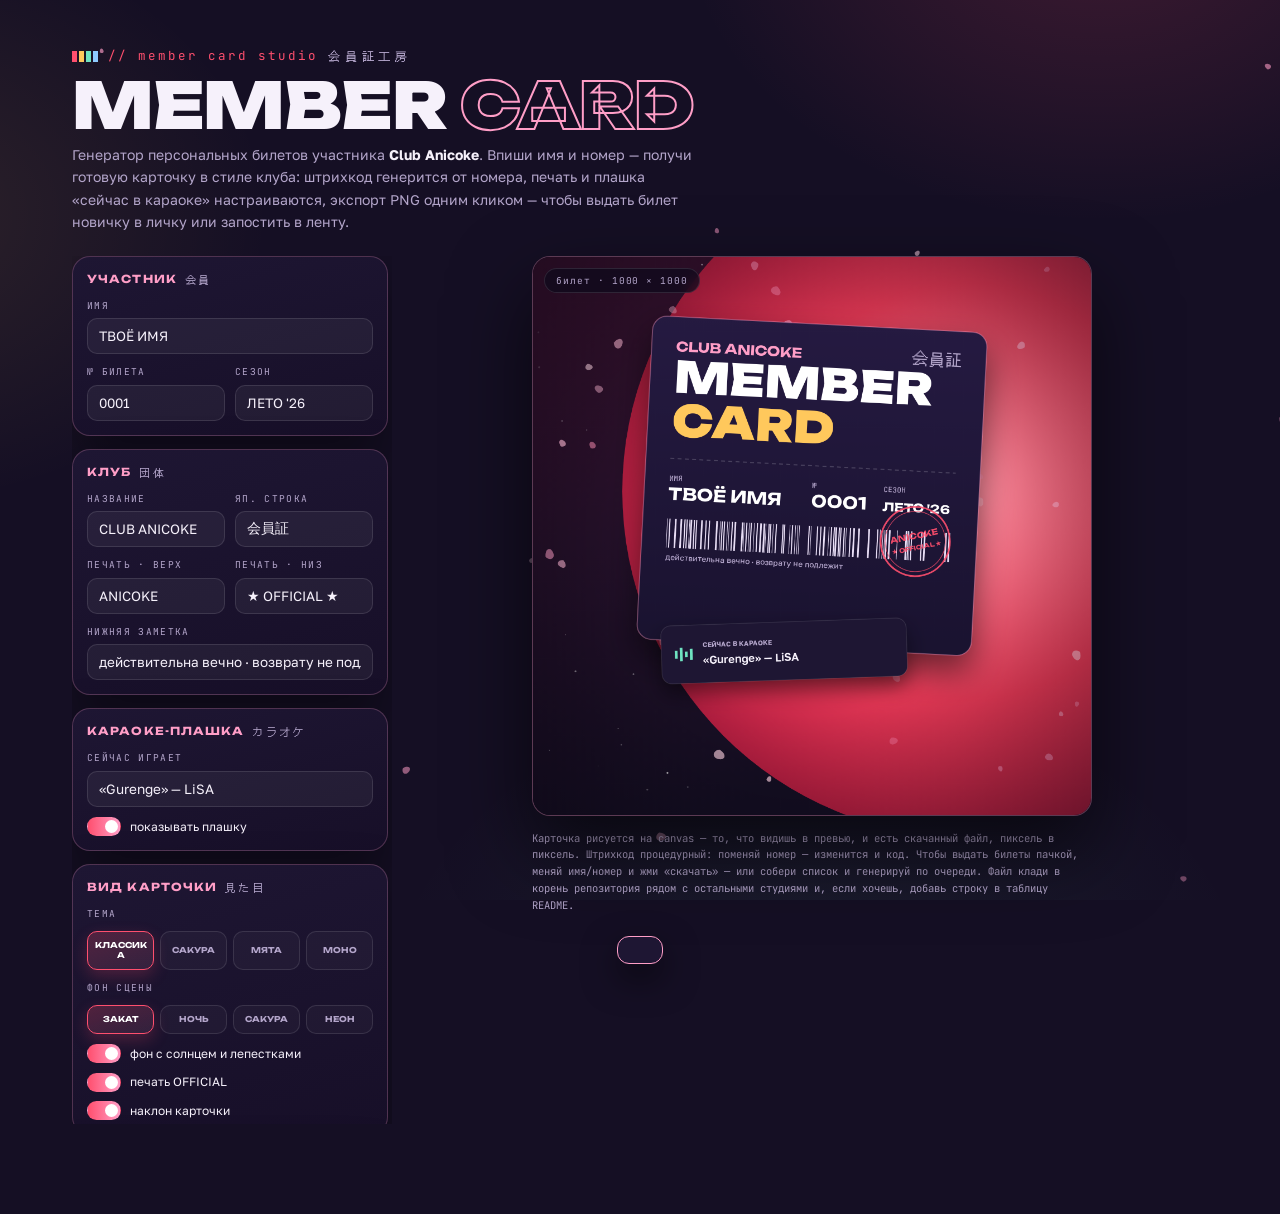
<file: member-card-studio.html>
<!DOCTYPE html>
<html lang="ru">

<head>
    <meta charset="UTF-8">
    <meta name="viewport" content="width=device-width, initial-scale=1">
    <title>Member Card Studio — билеты участников Club Anicoke</title>
    <meta name="theme-color" content="#150f24">
    <link rel="icon"
        href="data:image/svg+xml,<svg xmlns='http://www.w3.org/2000/svg' viewBox='0 0 100 100'><text y='.9em' font-size='90'>🎫</text></svg>">
    <link rel="preconnect" href="https://fonts.googleapis.com">
    <link rel="preconnect" href="https://fonts.gstatic.com" crossorigin>
    <link
        href="https://fonts.googleapis.com/css2?family=Unbounded:wght@700;900&family=Golos+Text:wght@400;500;600;700&family=DotGothic16&family=JetBrains+Mono:wght@400;500&display=swap"
        rel="stylesheet">
    <style>
        :root {
            --ink: #150f24;
            --ink-2: #1e1633;
            --ink-3: #2a2044;
            --line: rgba(255, 255, 255, .11);
            --text: #f6f1fb;
            --muted: #b3a5ca;
            --sakura: #ff9ec7;
            --hot: #ff4f6e;
            --gold: #ffc85c;
            --mint: #6fe3c1;
            --sky: #8ecbff;
            --display: 'Unbounded', sans-serif;
            --body: 'Golos Text', sans-serif;
            --jp: 'DotGothic16', sans-serif;
            --mono: 'JetBrains Mono', monospace;
        }

        * {
            margin: 0;
            padding: 0;
            box-sizing: border-box
        }

        html {
            scroll-behavior: smooth
        }

        body {
            font-family: var(--body);
            background: var(--ink);
            color: var(--text);
            line-height: 1.6;
            overflow-x: hidden
        }

        body::before {
            content: "";
            position: fixed;
            inset: 0;
            z-index: -3;
            background:
                radial-gradient(700px 520px at 86% -10%, rgba(255, 79, 110, .18), transparent 60%),
                radial-gradient(620px 480px at -8% 24%, rgba(255, 200, 92, .10), transparent 60%),
                radial-gradient(740px 580px at 64% 114%, rgba(111, 227, 193, .08), transparent 60%), var(--ink);
        }

        #bg {
            position: fixed;
            inset: 0;
            z-index: -2;
            pointer-events: none
        }

        ::selection {
            background: var(--hot);
            color: #fff
        }

        ::-webkit-scrollbar {
            width: 10px;
            height: 10px
        }

        ::-webkit-scrollbar-track {
            background: var(--ink)
        }

        ::-webkit-scrollbar-thumb {
            background: var(--ink-3);
            border-radius: 8px
        }

        button {
            font-family: inherit
        }

        .wrap {
            max-width: 1180px;
            margin: 0 auto;
            padding: 0 22px;
            position: relative;
            z-index: 2
        }

        .head {
            padding: 46px 0 22px
        }

        .tag {
            font-family: var(--mono);
            color: var(--hot);
            letter-spacing: .16em;
            font-size: 12.5px;
            display: flex;
            align-items: center;
            gap: 10px
        }

        .tag .jp {
            font-family: var(--jp);
            color: var(--muted);
            letter-spacing: .3em
        }

        .tag .gl {
            display: inline-flex;
            gap: 2px
        }

        .tag .gl i {
            width: 5px;
            height: 11px;
            background: var(--hot);
            display: inline-block;
            animation: gl 1.4s infinite steps(1)
        }

        .tag .gl i:nth-child(2) {
            background: var(--gold);
            animation-delay: .2s
        }

        .tag .gl i:nth-child(3) {
            background: var(--mint);
            animation-delay: .4s
        }

        .tag .gl i:nth-child(4) {
            background: var(--sky);
            animation-delay: .6s
        }

        @keyframes gl {

            0%,
            100% {
                opacity: 1;
                transform: scaleY(1)
            }

            50% {
                opacity: .25;
                transform: scaleY(.4)
            }
        }

        h1 {
            font-family: var(--display);
            font-weight: 900;
            font-size: clamp(30px, 6vw, 64px);
            line-height: .86;
            text-transform: uppercase;
            letter-spacing: -.02em;
            margin-top: 12px
        }

        h1 em {
            font-style: normal;
            color: transparent;
            -webkit-text-stroke: 2px var(--sakura)
        }

        .sub {
            color: var(--muted);
            font-size: 14px;
            margin-top: 11px;
            max-width: 620px
        }

        .sub b {
            color: var(--text)
        }

        .grid {
            display: grid;
            grid-template-columns: 320px 1fr;
            gap: 24px;
            align-items: start;
            padding-bottom: 90px
        }

        .panel {
            position: sticky;
            top: 16px;
            max-height: calc(100vh - 32px);
            overflow: auto;
            padding-right: 4px;
            display: grid;
            gap: 13px
        }

        .panel::-webkit-scrollbar {
            width: 6px
        }

        .card {
            background: linear-gradient(165deg, var(--ink-2), #170f28);
            border: 1px solid rgba(255, 158, 199, .24);
            border-radius: 18px;
            padding: 14px;
            box-shadow: 0 22px 50px rgba(0, 0, 0, .42);
            display: grid;
            gap: 10px
        }

        .card h3 {
            font-family: var(--display);
            font-weight: 700;
            font-size: 11px;
            letter-spacing: .1em;
            text-transform: uppercase;
            color: var(--sakura);
            display: flex;
            align-items: center;
            gap: 8px
        }

        .card h3 .jp {
            font-family: var(--jp);
            color: var(--muted);
            font-weight: 400;
            letter-spacing: .2em;
            font-size: 11px
        }

        .cap {
            font-family: var(--mono);
            font-size: 9.5px;
            letter-spacing: .14em;
            text-transform: uppercase;
            color: var(--muted)
        }

        .field {
            display: grid;
            gap: 5px
        }

        .field input {
            width: 100%;
            background: rgba(255, 255, 255, .05);
            border: 1px solid var(--line);
            color: var(--text);
            border-radius: 10px;
            padding: 9px 11px;
            font-family: var(--body);
            font-size: 13.5px;
            outline: none;
            transition: .2s
        }

        .field input:focus {
            border-color: var(--sakura);
            box-shadow: 0 0 0 3px rgba(255, 158, 199, .16)
        }

        .row2 {
            display: grid;
            grid-template-columns: 1fr 1fr;
            gap: 10px
        }

        .seg {
            display: grid;
            gap: 6px
        }

        .seg.c4 {
            grid-template-columns: repeat(4, 1fr)
        }

        .seg.c2 {
            grid-template-columns: repeat(2, 1fr)
        }

        .seg button {
            font-family: var(--display);
            font-weight: 700;
            font-size: 8px;
            letter-spacing: 0;
            text-transform: uppercase;
            padding: 9px 3px;
            border-radius: 10px;
            border: 1px solid var(--line);
            background: rgba(255, 255, 255, .03);
            color: var(--muted);
            cursor: pointer;
            transition: .18s;
            line-height: 1.15;
            text-align: center;
            min-width: 0;
            white-space: normal;
            overflow-wrap: anywhere;
            word-break: break-word
        }

        .seg button:hover {
            border-color: rgba(255, 158, 199, .4);
            color: var(--text);
            transform: translateY(-1px)
        }

        .seg button.on {
            background: linear-gradient(160deg, rgba(255, 79, 110, .24), rgba(255, 158, 199, .1));
            border-color: var(--hot);
            color: #fff;
            box-shadow: 0 6px 16px rgba(255, 79, 110, .22)
        }

        .sw {
            display: flex;
            align-items: center;
            gap: 9px;
            cursor: pointer;
            user-select: none;
            font-size: 12px
        }

        .sw input {
            display: none
        }

        .sw .box {
            width: 34px;
            height: 19px;
            border-radius: 999px;
            background: var(--ink-3);
            position: relative;
            flex: none;
            transition: .25s;
            border: 1px solid var(--line)
        }

        .sw .box::after {
            content: "";
            position: absolute;
            top: 2px;
            left: 2px;
            width: 13px;
            height: 13px;
            border-radius: 50%;
            background: var(--muted);
            transition: .25s
        }

        .sw input:checked+.box {
            background: linear-gradient(90deg, var(--hot), var(--sakura));
            border-color: transparent
        }

        .sw input:checked+.box::after {
            left: 17px;
            background: #fff
        }

        .sws {
            display: grid;
            gap: 9px
        }

        .btn {
            font-family: var(--display);
            font-weight: 700;
            font-size: 11px;
            letter-spacing: .05em;
            text-transform: uppercase;
            border: 0;
            border-radius: 11px;
            padding: 13px;
            cursor: pointer;
            transition: .2s;
            display: flex;
            align-items: center;
            justify-content: center;
            gap: 8px
        }

        .btn-hot {
            background: var(--hot);
            color: #fff;
            box-shadow: 0 8px 22px rgba(255, 79, 110, .35)
        }

        .btn-hot:hover {
            transform: translateY(-2px);
            box-shadow: 0 12px 28px rgba(255, 79, 110, .5)
        }

        .btn-ghost {
            background: transparent;
            color: var(--muted);
            border: 1px solid var(--line)
        }

        .btn-ghost:hover {
            color: var(--text);
            border-color: var(--sakura)
        }

        .btn-row {
            display: grid;
            grid-template-columns: 1fr 1fr;
            gap: 9px
        }

        .stage {
            display: grid;
            gap: 14px
        }

        .frame {
            position: relative;
            border-radius: 18px;
            overflow: hidden;
            border: 1px solid rgba(255, 158, 199, .32);
            background: #0e0a1c;
            box-shadow: 0 34px 80px rgba(0, 0, 0, .6);
            width: 100%;
            max-width: 560px;
            margin: 0 auto;
            aspect-ratio: 1/1
        }

        #art {
            position: absolute;
            inset: 0;
            width: 100%;
            height: 100%;
            display: block
        }

        .ftag {
            position: absolute;
            top: 11px;
            left: 11px;
            z-index: 3;
            font-family: var(--mono);
            font-size: 9.5px;
            letter-spacing: .1em;
            color: var(--muted);
            background: rgba(14, 10, 28, .72);
            border: 1px solid var(--line);
            border-radius: 999px;
            padding: 4px 11px;
            backdrop-filter: blur(6px);
            pointer-events: none
        }

        .note {
            font-family: var(--mono);
            font-size: 10.5px;
            color: var(--muted);
            line-height: 1.6;
            max-width: 560px;
            margin: 0 auto
        }

        .note b {
            color: var(--gold)
        }

        .toast {
            position: fixed;
            bottom: 26px;
            left: 50%;
            transform: translate(-50%, 90px);
            z-index: 300;
            background: var(--ink-2);
            border: 1px solid var(--sakura);
            color: var(--text);
            padding: 13px 22px;
            border-radius: 12px;
            box-shadow: 0 14px 34px rgba(0, 0, 0, .55);
            transition: transform .45s cubic-bezier(.2, .9, .3, 1.2);
            font-size: 14px
        }

        .toast.show {
            transform: translate(-50%, 0)
        }

        @media(max-width:880px) {
            .grid {
                grid-template-columns: 1fr
            }

            .panel {
                position: static;
                max-height: none
            }
        }
    </style>
</head>

<body>
    <canvas id="bg" aria-hidden="true"></canvas>
    <div class="wrap">
        <header class="head">
            <div class="tag"><span class="gl"><i></i><i></i><i></i><i></i></span>// member card studio <span
                    class="jp">会員証工房</span></div>
            <h1>MEMBER <em>CARD</em></h1>
            <p class="sub">Генератор персональных билетов участника <b>Club Anicoke</b>. Впиши имя и номер — получи
                готовую карточку в стиле клуба: штрихкод генерится от номера, печать и плашка «сейчас в караоке»
                настраиваются, экспорт PNG одним кликом — чтобы выдать билет новичку в личку или запостить в ленту.</p>
        </header>

        <div class="grid">
            <aside class="panel">

                <div class="card">
                    <h3>участник <span class="jp">会員</span></h3>
                    <div class="field"><span class="cap">имя</span><input type="text" id="f-name" value="ТВОЁ ИМЯ"
                            maxlength="24"></div>
                    <div class="row2">
                        <div class="field"><span class="cap">№ билета</span><input type="text" id="f-num" value="0001"
                                maxlength="8"></div>
                        <div class="field"><span class="cap">сезон</span><input type="text" id="f-season"
                                value="ЛЕТО '26" maxlength="12"></div>
                    </div>
                </div>

                <div class="card">
                    <h3>клуб <span class="jp">団体</span></h3>
                    <div class="row2">
                        <div class="field"><span class="cap">название</span><input type="text" id="f-club"
                                value="CLUB ANICOKE" maxlength="20"></div>
                        <div class="field"><span class="cap">яп. строка</span><input type="text" id="f-jp" value="会員証"
                                maxlength="8"></div>
                    </div>
                    <div class="row2">
                        <div class="field"><span class="cap">печать · верх</span><input type="text" id="f-st1"
                                value="ANICOKE" maxlength="12"></div>
                        <div class="field"><span class="cap">печать · низ</span><input type="text" id="f-st2"
                                value="★ OFFICIAL ★" maxlength="16"></div>
                    </div>
                    <div class="field"><span class="cap">нижняя заметка</span><input type="text" id="f-note"
                            value="действительна вечно · возврату не подлежит" maxlength="48"></div>
                </div>

                <div class="card">
                    <h3>караоке-плашка <span class="jp">カラオケ</span></h3>
                    <div class="field"><span class="cap">сейчас играет</span><input type="text" id="f-track"
                            value="«Gurenge» — LiSA" maxlength="32"></div>
                    <label class="sw"><input type="checkbox" id="t-now" checked><span class="box"></span>показывать
                        плашку</label>
                </div>

                <div class="card">
                    <h3>вид карточки <span class="jp">見た目</span></h3>
                    <span class="cap">тема</span>
                    <div class="seg c4" id="theme"></div>
                    <span class="cap">фон сцены</span>
                    <div class="seg c4" id="mood"></div>
                    <div class="sws">
                        <label class="sw"><input type="checkbox" id="t-bg" checked><span class="box"></span>фон с
                            солнцем и лепестками</label>
                        <label class="sw"><input type="checkbox" id="t-stamp" checked><span class="box"></span>печать
                            OFFICIAL</label>
                        <label class="sw"><input type="checkbox" id="t-tilt" checked><span class="box"></span>наклон
                            карточки</label>
                    </div>
                </div>

                <div class="card">
                    <h3>выдача <span class="jp">発行</span></h3>
                    <button class="btn btn-hot" id="dl">⬇ скачать билет PNG</button>
                    <div class="btn-row">
                        <button class="btn btn-ghost" id="copy">📋 в буфер</button>
                        <button class="btn btn-ghost" id="rand">🎲 рандом</button>
                    </div>
                    <div class="cap" style="margin-top:2px">имя файла подставится из имени участника</div>
                </div>

            </aside>

            <section class="stage">
                <div class="frame"><span class="ftag">билет · 1000 × 1000</span><canvas id="art"></canvas></div>
                <div class="note">Карточка рисуется на canvas — то, что видишь в превью, и есть скачанный файл, пиксель
                    в пиксель. Штрихкод процедурный: поменяй номер — изменится и код. Чтобы выдать билеты пачкой, меняй
                    имя/номер и жми «скачать» — или собери список и генерируй по очереди. Файл клади в корень
                    репозитория рядом с остальными студиями и, если хочешь, добавь строку в таблицу README.</div>
            </section>
        </div>
    </div>
    <div class="toast" id="toast"></div>

    <script>
        const $ = s => document.querySelector(s);
        function on(sel, ev, fn) { const el = typeof sel === 'string' ? $(sel) : sel; if (el) { el.addEventListener(ev, fn); return el; } return null; }
        const W = 1000, H = 1000;

        /* ambient-фон страницы */
        (() => {
            const cv = $('#bg'), cx = cv.getContext('2d'); let w, h, ps = []; const C = ['#ffb7d5', '#ff9ec7', '#ffd3e4'];
            function rs() { w = cv.width = innerWidth; h = cv.height = innerHeight; } addEventListener('resize', rs); rs();
            for (let i = 0; i < 18; i++)ps.push({ x: Math.random() * w, y: Math.random() * h, s: 5 + Math.random() * 7, vy: .4 + Math.random() * .8, ph: Math.random() * 6.28, sw: .4 + Math.random() * .6, rot: Math.random() * 6.28, vr: (Math.random() - .5) * .04, c: C[Math.random() * 3 | 0], a: .3 + Math.random() * .4 });
            function petal(p) {
                cx.save(); cx.translate(p.x, p.y); cx.rotate(p.rot); cx.globalAlpha = p.a; cx.fillStyle = p.c; const s = p.s;
                cx.beginPath(); cx.moveTo(0, 0); cx.bezierCurveTo(s * .6, -s * .5, s * 1.1, -s * .1, s * .55, s * .5); cx.bezierCurveTo(s * .2, s * .75, -s * .1, s * .4, 0, 0); cx.fill(); cx.restore();
            }
            (function l() { cx.clearRect(0, 0, w, h); for (const p of ps) { p.ph += .02; p.y += p.vy; p.x += Math.sin(p.ph) * p.sw + .2; p.rot += p.vr; if (p.y > h + 20) { p.y = -20; p.x = Math.random() * w; } petal(p); } requestAnimationFrame(l); })();
        })();

        const MOODS = {
            sunset: { name: 'закат', bg: [[0, '#3a1230'], [.5, '#241029'], [1, '#150f24']], sun: { x: .78, y: .42, r: .62, c0: '#ff8fa0', c1: '#e63956', c2: '#b81f42' } },
            night: { name: 'ночь', bg: [[0, '#160f2c'], [1, '#0d0a1c']], sun: { x: .78, y: .4, r: .55, c0: 'rgba(143,203,255,.5)', c1: 'rgba(111,227,193,.16)', c2: 'transparent' } },
            sakura: { name: 'сакура', bg: [[0, '#4a1c3c'], [.5, '#341634'], [1, '#241634']], sun: { x: .78, y: .42, r: .62, c0: '#ffc2dd', c1: '#ff7da6', c2: '#d96f9c' } },
            neon: { name: 'неон', bg: [[0, '#120c22'], [1, '#0a0716']], sun: { x: .78, y: .44, r: .55, c0: 'rgba(111,227,193,.42)', c1: 'rgba(255,79,110,.18)', c2: 'transparent' } },
        };
        const THEMES = {
            classic: { name: 'классика', head: '#ff9ec7', member: '#ffc85c', stamp: '#ff4f6e' },
            sakura: { name: 'сакура', head: '#ff9ec7', member: '#ff9ec7', stamp: '#ff9ec7' },
            mint: { name: 'мята', head: '#6fe3c1', member: '#ffc85c', stamp: '#6fe3c1' },
            mono: { name: 'моно', head: '#f6f1fb', member: '#f6f1fb', stamp: '#b3a5ca' },
        };
        const TRACKS = ['«Gurenge» — LiSA', '«Unravel» — TK', '«Idol» — YOASOBI', '«Cruel Angel» — Yoko', '«Kick Back» — Kenshi', '«Pretender» — Official髭'];
        const S = {
            name: 'ТВОЁ ИМЯ', num: '0001', season: "ЛЕТО '26", club: 'CLUB ANICOKE', jp: '会員証', st1: 'ANICOKE', st2: '★ OFFICIAL ★',
            note: 'действительна вечно · возврату не подлежит', track: '«Gurenge» — LiSA',
            mood: 'sunset', theme: 'classic', showNow: true, showBg: true, showStamp: true, tilt: true
        };

        function rng(seed) { let s = seed >>> 0; return () => { s = (s * 1664525 + 1013904223) >>> 0; return s / 4294967296; }; }
        function hashStr(str) { let h = 2166136261; for (let i = 0; i < str.length; i++) { h ^= str.charCodeAt(i); h = Math.imul(h, 16777619); } return h >>> 0; }
        function rr(c, x, y, w, h, r) { r = Math.min(r, w / 2, h / 2); c.beginPath(); c.moveTo(x + r, y); c.arcTo(x + w, y, x + w, y + h, r); c.arcTo(x + w, y + h, x, y + h, r); c.arcTo(x, y + h, x, y, r); c.arcTo(x, y, x + w, y, r); c.closePath(); }
        function fit(c, txt, maxW, wt, fam, maxFs) { let fs = maxFs; while (fs > 8) { c.font = `${wt} ${fs}px ${fam}`; if (c.measureText(txt).width <= maxW) break; fs -= 1; } return fs; }

        function petalShape(c, s) { c.beginPath(); c.moveTo(0, 0); c.bezierCurveTo(s * .6, -s * .5, s * 1.1, -s * .1, s * .55, s * .5); c.bezierCurveTo(s * .2, s * .75, -s * .1, s * .4, 0, 0); c.closePath(); }

        function drawScene(c) {
            const m = MOODS[S.mood];
            if (S.showBg) {
                const g = c.createLinearGradient(0, 0, W * .3, H); m.bg.forEach(s => g.addColorStop(s[0], s[1])); c.fillStyle = g; c.fillRect(0, 0, W, H);
                const r = rng(7); c.fillStyle = '#fff'; for (let i = 0; i < 70; i++) { c.globalAlpha = .12 + r() * .6; c.beginPath(); c.arc(r() * W, r() * H, r() * 1.6 + .4, 0, 6.28); c.fill(); } c.globalAlpha = 1;
                if (m.sun) {
                    const sx = m.sun.x * W, sy = m.sun.y * H, sr = m.sun.r * Math.min(W, H); const rg = c.createRadialGradient(sx, sy, 0, sx, sy, sr);
                    rg.addColorStop(0, m.sun.c0); rg.addColorStop(.6, m.sun.c1); rg.addColorStop(1, m.sun.c2); c.fillStyle = rg; c.beginPath(); c.arc(sx, sy, sr, 0, 6.28); c.fill();
                }
                const C = ['#ffb7d5', '#ff9ec7', '#ffd3e4', '#ff8fb8']; const r2 = rng(42);
                for (let i = 0; i < 40; i++) { const x = r2() * W, y = r2() * H, s = 8 + r2() * 15, rot = r2() * 6.28; c.save(); c.translate(x, y); c.rotate(rot); c.globalAlpha = .3 + r2() * .45; c.fillStyle = C[r2() * 4 | 0]; petalShape(c, s); c.fill(); c.restore(); } c.globalAlpha = 1;
                const vg = c.createRadialGradient(W * .5, H * .5, H * .32, W * .5, H * .5, W * .78); vg.addColorStop(0, 'transparent'); vg.addColorStop(1, 'rgba(8,5,16,.5)'); c.fillStyle = vg; c.fillRect(0, 0, W, H);
            } else {
                c.fillStyle = '#120d22'; c.fillRect(0, 0, W, H);
            }
        }

        function drawBarcode(c, x, y, w, h, seed) {
            const r = rng(seed); c.fillStyle = '#e8def5'; let cx = x;
            while (cx < x + w - 2) {
                const bw = 1 + Math.floor(r() * 3); const gap = 1 + Math.floor(r() * 4);
                if (r() > .32) c.fillRect(cx, y, bw, h); cx += bw + gap;
            }
        }

        function drawStamp(c, cx, cy, th) {
            c.save(); c.translate(cx, cy); c.rotate(-14 * Math.PI / 180);
            c.strokeStyle = th.stamp; c.globalAlpha = .9; c.lineWidth = 3; c.beginPath(); c.arc(0, 0, 62, 0, 6.28); c.stroke();
            c.lineWidth = 1.4; c.globalAlpha = .7; c.beginPath(); c.arc(0, 0, 54, 0, 6.28); c.stroke();
            c.globalAlpha = .92; c.fillStyle = th.stamp; c.textAlign = 'center'; c.textBaseline = 'middle';
            c.font = `700 15px 'Unbounded',sans-serif`; c.fillText(S.st1.toUpperCase(), 0, -9);
            c.font = `700 11px 'Unbounded',sans-serif`; c.fillText(S.st2.toUpperCase(), 0, 12);
            c.restore(); c.globalAlpha = 1;
        }

        function drawCard(c) {
            const th = THEMES[S.theme];
            const cW = 600, cH = 580, cX = (W - cW) / 2, cY = 120;
            const cx = cX + cW / 2, cy = cY + cH / 2;
            c.save();
            c.translate(cx, cy); c.rotate((S.tilt ? 3 : 0) * Math.PI / 180); c.translate(-cx, -cy);

            /* тень + тело */
            c.save(); c.shadowColor = 'rgba(0,0,0,.55)'; c.shadowBlur = 60; c.shadowOffsetY = 30;
            const bg = c.createLinearGradient(cX, cY, cX, cY + cH); bg.addColorStop(0, '#251a41'); bg.addColorStop(1, '#1a1330');
            c.fillStyle = bg; rr(c, cX, cY, cW, cH, 26); c.fill(); c.restore();
            c.strokeStyle = 'rgba(255,158,199,.38)'; c.lineWidth = 2; rr(c, cX, cY, cW, cH, 26); c.stroke();

            const pad = 44; let x = cX + pad, y = cY + pad;
            /* шапка */
            c.textBaseline = 'alphabetic'; c.textAlign = 'left';
            c.fillStyle = th.head; c.font = `700 24px 'Unbounded',sans-serif`; c.fillText(S.club.toUpperCase(), x, y + 18);
            c.textAlign = 'right'; c.fillStyle = '#b3a5ca'; c.font = `400 30px 'DotGothic16',sans-serif`; c.fillText(S.jp, cX + cW - pad, y + 20);
            c.textAlign = 'left';

            /* MEMBER / CARD */
            y += 92;
            c.fillStyle = '#fff'; c.font = `900 78px 'Unbounded',sans-serif`; c.fillText('MEMBER', x, y);
            y += 78; c.fillStyle = th.member; c.fillText('CARD', x, y);

            /* разделитель */
            y += 40; c.strokeStyle = 'rgba(255,255,255,.18)'; c.lineWidth = 2; c.setLineDash([7, 6]);
            c.beginPath(); c.moveTo(x, y); c.lineTo(cX + cW - pad, y); c.stroke(); c.setLineDash([]);

            /* поля: имя / № / сезон */
            const innerW = cW - 2 * pad; const colName = innerW * .5, colNum = innerW * .25, colSea = innerW * .25;
            const lx = x, nx = x + colName, sx = x + colName + colNum;
            const labY = y + 40, valY = y + 74;
            c.fillStyle = '#b3a5ca'; c.font = `500 13px 'JetBrains Mono',monospace`;
            c.fillText('ИМЯ', lx, labY); c.fillText('№', nx, labY); c.fillText('СЕЗОН', sx, labY);
            c.fillStyle = '#fff';
            const nameFs = fit(c, S.name.toUpperCase(), colName - 14, '700', 'Unbounded, sans-serif', 30);
            c.font = `700 ${nameFs}px 'Unbounded',sans-serif`; c.fillText(S.name.toUpperCase(), lx, valY);
            c.font = `700 30px 'Unbounded',sans-serif`; c.fillText(S.num.toUpperCase(), nx, valY);
            const seaFs = fit(c, S.season.toUpperCase(), colSea - 6, '700', 'Unbounded, sans-serif', 30);
            c.font = `700 ${seaFs}px 'Unbounded',sans-serif`; c.fillText(S.season.toUpperCase(), sx, valY);

            /* штрихкод */
            const bcY = valY + 34; drawBarcode(c, x, bcY, innerW, 52, hashStr(S.num + '|' + S.name));

            /* заметка */
            c.fillStyle = '#b3a5ca'; c.font = `500 14px 'Golos Text',sans-serif`;
            const noteFs = fit(c, S.note, innerW, '500', 'Golos Text, sans-serif', 14);
            c.font = `500 ${noteFs}px 'Golos Text',sans-serif`; c.fillText(S.note, x, bcY + 52 + 22);

            /* печать */
            if (S.showStamp) drawStamp(c, cX + cW - pad - 66, bcY + 18, th);

            c.restore();

            /* плашка караоке */
            if (S.showNow) {
                const pW = 440, pH = 104, pX = cX + 30, pY = cY + cH - 46;
                c.save(); c.translate(pX + pW / 2, pY + pH / 2); c.rotate(-2 * Math.PI / 180); c.translate(-(pX + pW / 2), -(pY + pH / 2));
                c.save(); c.shadowColor = 'rgba(0,0,0,.45)'; c.shadowBlur = 36; c.shadowOffsetY = 18;
                c.fillStyle = '#1e1633'; rr(c, pX, pY, pW, pH, 18); c.fill(); c.restore();
                c.strokeStyle = 'rgba(255,255,255,.11)'; c.lineWidth = 1.5; rr(c, pX, pY, pW, pH, 18); c.stroke();
                /* эквалайзер */
                const eqX = pX + 24, eqY = pY + pH / 2, hs = [14, 24, 10, 20];
                c.fillStyle = '#6fe3c1'; hs.forEach((hh, i) => { c.fillRect(eqX + i * 9, eqY - hh / 2, 5, hh); });
                /* текст */
                c.textAlign = 'left'; c.textBaseline = 'alphabetic';
                c.fillStyle = '#b3a5ca'; c.font = `700 12px 'Golos Text',sans-serif`; c.fillText('СЕЙЧАС В КАРАОКЕ', pX + 74, pY + 40);
                const trFs = fit(c, S.track, pW - 92, '600', 'Golos Text, sans-serif', 20);
                c.fillStyle = '#f6f1fb'; c.font = `600 ${trFs}px 'Golos Text',sans-serif`; c.fillText(S.track, pX + 74, pY + 70);
                c.restore();
            }
        }

        function paint(canvas) {
            canvas.width = W; canvas.height = H; const c = canvas.getContext('2d');
            c.clearRect(0, 0, W, H); drawScene(c); drawCard(c);
        }

        /* панели */
        const themeEl = $('#theme');
        if (themeEl) Object.entries(THEMES).forEach(([k, t]) => {
            const b = document.createElement('button'); b.dataset.t = k; if (k === S.theme) b.classList.add('on'); b.textContent = t.name;
            b.onclick = () => { themeEl.querySelectorAll('button').forEach(x => x.classList.remove('on')); b.classList.add('on'); S.theme = k; paint($('#art')); }; themeEl.appendChild(b);
        });
        const moodEl = $('#mood');
        if (moodEl) Object.entries(MOODS).forEach(([k, m]) => {
            const b = document.createElement('button'); b.dataset.m = k; if (k === S.mood) b.classList.add('on'); b.textContent = m.name;
            b.onclick = () => { moodEl.querySelectorAll('button').forEach(x => x.classList.remove('on')); b.classList.add('on'); S.mood = k; paint($('#art')); }; moodEl.appendChild(b);
        });

        [['#f-name', 'name'], ['#f-num', 'num'], ['#f-season', 'season'], ['#f-club', 'club'], ['#f-jp', 'jp'],
        ['#f-st1', 'st1'], ['#f-st2', 'st2'], ['#f-note', 'note'], ['#f-track', 'track']].forEach(([sel, key]) =>
            on(sel, 'input', e => { S[key] = e.target.value; paint($('#art')); }));
        on('#t-now', 'change', e => { S.showNow = e.target.checked; paint($('#art')); });
        on('#t-bg', 'change', e => { S.showBg = e.target.checked; paint($('#art')); });
        on('#t-stamp', 'change', e => { S.showStamp = e.target.checked; paint($('#art')); });
        on('#t-tilt', 'change', e => { S.tilt = e.target.checked; paint($('#art')); });

        on('#rand', 'click', () => {
            S.mood = Object.keys(MOODS)[Math.random() * 4 | 0]; S.theme = Object.keys(THEMES)[Math.random() * 4 | 0];
            S.track = TRACKS[Math.random() * TRACKS.length | 0]; $('#f-track').value = S.track;
            if (moodEl) moodEl.querySelectorAll('button').forEach(x => x.classList.toggle('on', x.dataset.m === S.mood));
            if (themeEl) themeEl.querySelectorAll('button').forEach(x => x.classList.toggle('on', x.dataset.t === S.theme));
            paint($('#art')); toast('🎲 новый вариант');
        });

        function fname() { const n = (S.name || 'member').toLowerCase().replace(/[^a-zа-я0-9]+/gi, '-').replace(/^-|-$/g, '') || 'member'; return `anicoke-card-${S.num || '0001'}-${n}.png`; }
        on('#dl', 'click', () => { $('#art').toBlob(b => { const a = document.createElement('a'); a.href = URL.createObjectURL(b); a.download = fname(); a.click(); URL.revokeObjectURL(a.href); toast('🎫 билет скачан'); }, 'image/png'); });
        on('#copy', 'click', async () => {
            try {
                const b = await new Promise(r => $('#art').toBlob(r, 'image/png'));
                if (!navigator.clipboard || !window.ClipboardItem) throw 0; await navigator.clipboard.write([new ClipboardItem({ 'image/png': b })]); toast('📋 в буфере — вставляй в личку');
            } catch (e) { toast('⚠ буфер недоступен — скачай PNG'); }
        });

        let tT; function toast(m) { const t = $('#toast'); if (!t) return; t.textContent = m; t.classList.add('show'); clearTimeout(tT); tT = setTimeout(() => t.classList.remove('show'), 2800); }

        (async () => {
            await Promise.all(['900 100px Unbounded', '700 100px Unbounded', '600 100px Golos Text', '700 100px Golos Text', '400 100px DotGothic16', '500 100px JetBrains Mono'].map(f => document.fonts.load(f).catch(() => { })));
            await document.fonts.ready;
            paint($('#art'));
            console.log('%c✓ member-card-studio готов', 'color:#6fe3c1;font-weight:bold');
        })();
    </script>
</body>

</html>
</file>
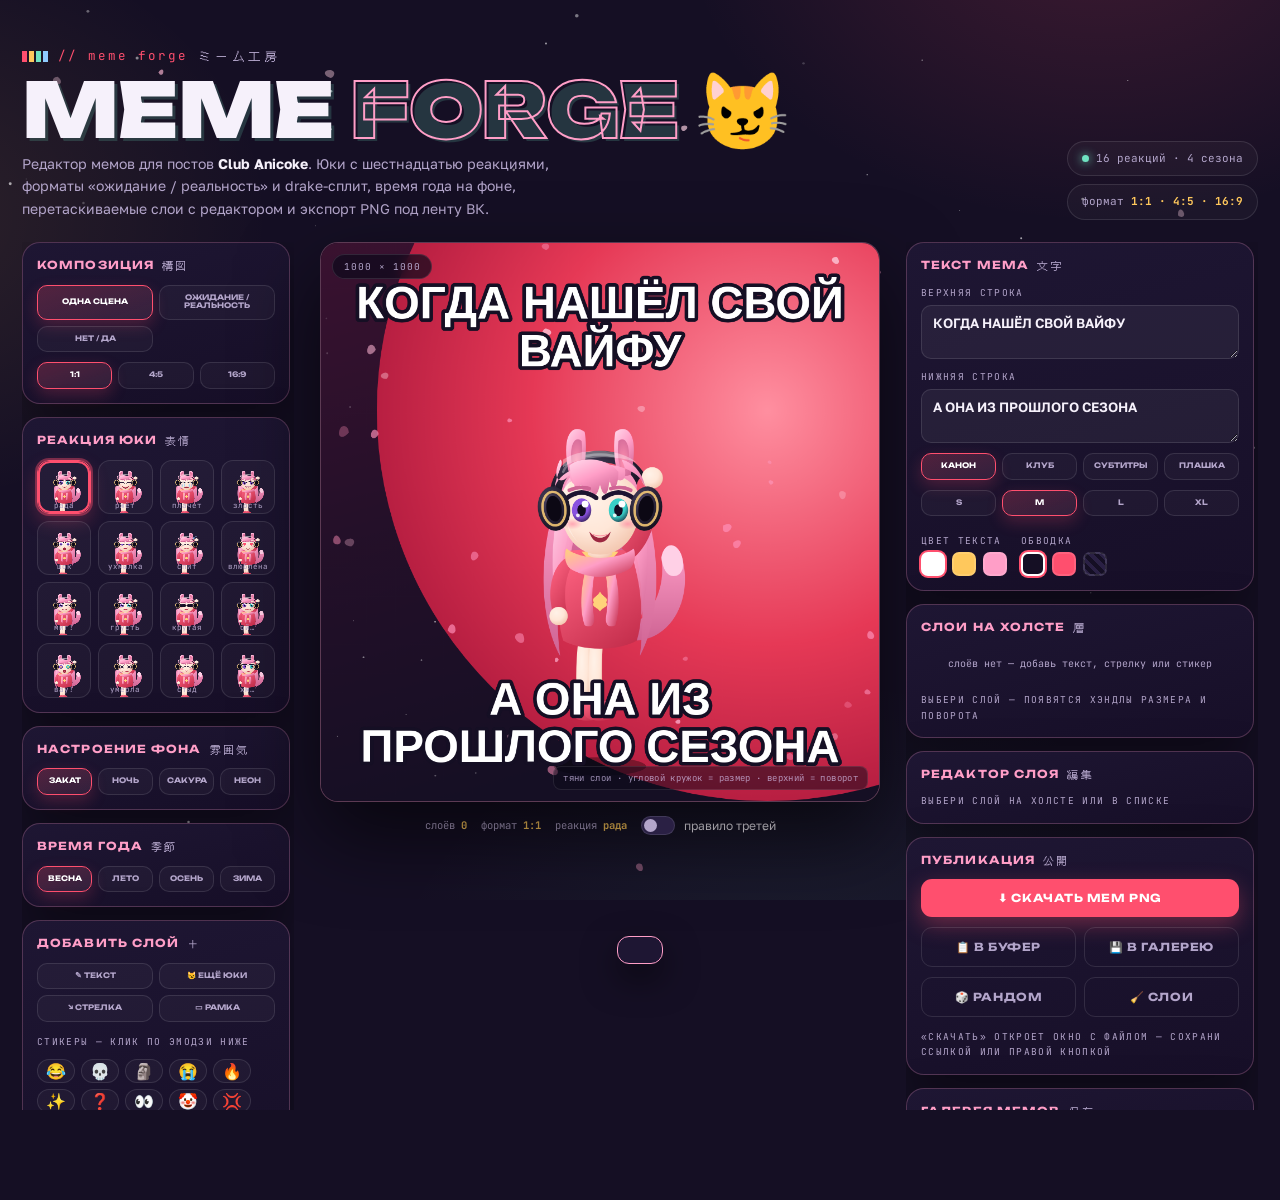
<file: meme-forge.html>
<!DOCTYPE html>
<html lang="ru">

<head>
  <meta charset="UTF-8">
  <meta name="viewport" content="width=device-width, initial-scale=1">
  <title>Meme Forge — редактор мемов для Club Anicoke</title>
  <meta name="theme-color" content="#150f24">
  <link rel="icon"
    href="data:image/svg+xml,<svg xmlns='http://www.w3.org/2000/svg' viewBox='0 0 100 100'><text y='.9em' font-size='90'>🤡</text></svg>">
  <link rel="preconnect" href="https://fonts.googleapis.com">
  <link rel="preconnect" href="https://fonts.gstatic.com" crossorigin>
  <link
    href="https://fonts.googleapis.com/css2?family=Unbounded:wght@700;900&family=Golos+Text:wght@400;500;600;700;900&family=DotGothic16&family=JetBrains+Mono:wght@400;500&display=swap"
    rel="stylesheet">
  <style>
    :root {
      --ink: #150f24;
      --ink-2: #1e1633;
      --ink-3: #2a2044;
      --line: rgba(255, 255, 255, .11);
      --text: #f6f1fb;
      --muted: #b3a5ca;
      --sakura: #ff9ec7;
      --hot: #ff4f6e;
      --gold: #ffc85c;
      --mint: #6fe3c1;
      --sky: #8ecbff;
      --display: 'Unbounded', sans-serif;
      --body: 'Golos Text', sans-serif;
      --jp: 'DotGothic16', sans-serif;
      --mono: 'JetBrains Mono', monospace;
    }

    * {
      margin: 0;
      padding: 0;
      box-sizing: border-box
    }

    html {
      scroll-behavior: smooth
    }

    body {
      font-family: var(--body);
      background: var(--ink);
      color: var(--text);
      line-height: 1.6;
      overflow-x: hidden
    }

    body::before {
      content: "";
      position: fixed;
      inset: 0;
      z-index: -3;
      background:
        radial-gradient(700px 520px at 86% -10%, rgba(255, 79, 110, .18), transparent 60%),
        radial-gradient(620px 480px at -8% 24%, rgba(255, 200, 92, .10), transparent 60%),
        radial-gradient(740px 580px at 64% 114%, rgba(111, 227, 193, .08), transparent 60%),
        var(--ink);
    }

    #bg {
      position: fixed;
      inset: 0;
      z-index: -2;
      pointer-events: none
    }

    ::selection {
      background: var(--hot);
      color: #fff
    }

    ::-webkit-scrollbar {
      width: 10px;
      height: 10px
    }

    ::-webkit-scrollbar-track {
      background: var(--ink)
    }

    ::-webkit-scrollbar-thumb {
      background: var(--ink-3);
      border-radius: 8px
    }

    button {
      font-family: inherit
    }

    .wrap {
      max-width: 1500px;
      margin: 0 auto;
      padding: 0 22px;
      position: relative;
      z-index: 2
    }

    .forge-head {
      padding: 46px 0 22px;
      display: grid;
      grid-template-columns: 1.6fr .7fr;
      gap: 28px;
      align-items: end
    }

    .fh-tag {
      font-family: var(--mono);
      color: var(--hot);
      letter-spacing: .16em;
      font-size: 12.5px;
      display: flex;
      align-items: center;
      gap: 10px
    }

    .fh-tag .jp {
      font-family: var(--jp);
      color: var(--muted);
      letter-spacing: .3em
    }

    .fh-tag .gl {
      display: inline-flex;
      gap: 2px
    }

    .fh-tag .gl i {
      width: 5px;
      height: 11px;
      background: var(--hot);
      display: inline-block;
      animation: gl 1.4s infinite steps(1)
    }

    .fh-tag .gl i:nth-child(2) {
      background: var(--gold);
      animation-delay: .2s
    }

    .fh-tag .gl i:nth-child(3) {
      background: var(--mint);
      animation-delay: .4s
    }

    .fh-tag .gl i:nth-child(4) {
      background: var(--sky);
      animation-delay: .6s
    }

    @keyframes gl {

      0%,
      100% {
        opacity: 1;
        transform: scaleY(1)
      }

      50% {
        opacity: .25;
        transform: scaleY(.4)
      }
    }

    .fh-title {
      font-family: var(--display);
      font-weight: 900;
      font-size: clamp(34px, 6.6vw, 76px);
      line-height: .84;
      text-transform: uppercase;
      letter-spacing: -.02em;
      margin-top: 12px;
      position: relative
    }

    .fh-title em {
      font-style: normal;
      color: transparent;
      -webkit-text-stroke: 2px var(--sakura)
    }

    .fh-title .face {
      -webkit-text-stroke: 0;
      color: var(--gold);
      display: inline-block;
      animation: wob 2.6s ease-in-out infinite
    }

    @keyframes wob {

      0%,
      100% {
        transform: rotate(-4deg)
      }

      50% {
        transform: rotate(6deg)
      }
    }

    .fh-title::after {
      content: "MEME FORGE";
      position: absolute;
      left: 3px;
      top: 3px;
      color: var(--mint);
      opacity: .18;
      z-index: -1;
      -webkit-text-stroke: 0;
      mix-blend-mode: screen;
      animation: glx 3s infinite steps(1)
    }

    @keyframes glx {

      0%,
      92%,
      100% {
        transform: translate(0, 0)
      }

      94% {
        transform: translate(-3px, 1px)
      }

      96% {
        transform: translate(2px, -1px)
      }
    }

    .fh-sub {
      color: var(--muted);
      font-size: 14px;
      margin-top: 11px;
      max-width: 540px
    }

    .fh-sub b {
      color: var(--text)
    }

    .fh-meta {
      justify-self: end;
      display: grid;
      gap: 8px;
      text-align: right
    }

    .fh-pill {
      font-family: var(--mono);
      font-size: 11px;
      color: var(--muted);
      border: 1px solid var(--line);
      border-radius: 999px;
      padding: 8px 14px;
      background: rgba(255, 255, 255, .03);
      white-space: nowrap
    }

    .fh-pill b {
      color: var(--gold)
    }

    .fh-pill .dot {
      display: inline-block;
      width: 7px;
      height: 7px;
      border-radius: 50%;
      background: var(--mint);
      box-shadow: 0 0 10px var(--mint);
      margin-right: 7px;
      vertical-align: middle;
      animation: blink 1.6s infinite
    }

    @keyframes blink {

      0%,
      100% {
        opacity: 1
      }

      50% {
        opacity: .3
      }
    }

    .forge {
      display: grid;
      grid-template-columns: 272px minmax(0, 1fr) 352px;
      gap: 20px;
      align-items: start;
      padding-bottom: 90px
    }

    .col {
      display: grid;
      gap: 13px
    }

    .col.tools,
    .col.side {
      position: sticky;
      top: 16px;
      max-height: calc(100vh - 32px);
      overflow: auto;
      padding-right: 4px
    }

    .col.tools::-webkit-scrollbar,
    .col.side::-webkit-scrollbar {
      width: 6px
    }

    .card {
      background: linear-gradient(165deg, var(--ink-2), #170f28);
      border: 1px solid rgba(255, 158, 199, .24);
      border-radius: 18px;
      padding: 14px;
      box-shadow: 0 22px 50px rgba(0, 0, 0, .42);
      display: grid;
      gap: 10px
    }

    .card h3 {
      font-family: var(--display);
      font-weight: 700;
      font-size: 11px;
      letter-spacing: .1em;
      text-transform: uppercase;
      color: var(--sakura);
      display: flex;
      align-items: center;
      gap: 8px
    }

    .card h3 .jp {
      font-family: var(--jp);
      color: var(--muted);
      font-weight: 400;
      letter-spacing: .2em;
      font-size: 11px
    }

    .cap {
      font-family: var(--mono);
      font-size: 9.5px;
      letter-spacing: .14em;
      text-transform: uppercase;
      color: var(--muted)
    }

    .divider {
      height: 1px;
      background: var(--line)
    }

    .seg {
      display: grid;
      gap: 6px
    }

    .seg.c4 {
      grid-template-columns: repeat(4, 1fr)
    }

    .seg.c3 {
      grid-template-columns: repeat(3, 1fr)
    }

    .seg.c2 {
      grid-template-columns: repeat(2, 1fr)
    }

    .seg button {
      font-family: var(--display);
      font-weight: 700;
      font-size: 7.5px;
      letter-spacing: 0;
      text-transform: uppercase;
      padding: 8px 3px;
      border-radius: 10px;
      border: 1px solid var(--line);
      background: rgba(255, 255, 255, .03);
      color: var(--muted);
      cursor: pointer;
      transition: .18s;
      line-height: 1.15;
      text-align: center;
      min-width: 0;
      white-space: normal;
      overflow-wrap: anywhere;
      word-break: break-word
    }

    .seg button:hover {
      border-color: rgba(255, 158, 199, .4);
      color: var(--text);
      transform: translateY(-1px)
    }

    .seg button.on {
      background: linear-gradient(160deg, rgba(255, 79, 110, .24), rgba(255, 158, 199, .1));
      border-color: var(--hot);
      color: #fff;
      box-shadow: 0 6px 16px rgba(255, 79, 110, .22)
    }

    .faces {
      display: grid;
      grid-template-columns: repeat(4, 1fr);
      gap: 7px
    }

    .face-btn {
      position: relative;
      aspect-ratio: 1;
      border: 1px solid var(--line);
      border-radius: 12px;
      background: rgba(255, 255, 255, .03);
      cursor: pointer;
      transition: .18s;
      overflow: hidden;
      display: grid;
      place-items: center
    }

    .face-btn:focus-visible {
      outline: 2px solid var(--gold);
      outline-offset: 2px
    }

    .face-btn canvas {
      width: 78%;
      height: 78%
    }

    .face-btn:hover {
      border-color: rgba(255, 158, 199, .45);
      transform: translateY(-2px) scale(1.04)
    }

    .face-btn.on {
      border-color: var(--hot);
      box-shadow: 0 0 0 2px rgba(255, 79, 110, .4), 0 8px 18px rgba(255, 79, 110, .25)
    }

    .face-btn.on::after {
      content: "";
      position: absolute;
      inset: 0;
      border-radius: 12px;
      box-shadow: inset 0 0 0 2px var(--hot);
      animation: fpulse 1.6s infinite
    }

    @keyframes fpulse {

      0%,
      100% {
        opacity: .4
      }

      50% {
        opacity: .9
      }
    }

    .face-btn span {
      position: absolute;
      bottom: 2px;
      left: 0;
      right: 0;
      text-align: center;
      font-family: var(--mono);
      font-size: 7.5px;
      color: var(--muted)
    }

    .chips {
      display: flex;
      flex-wrap: wrap;
      gap: 6px
    }

    .chip {
      font-family: var(--body);
      font-size: 12px;
      font-weight: 500;
      border: 1px solid var(--line);
      background: rgba(255, 255, 255, .03);
      color: var(--text);
      border-radius: 999px;
      padding: 5px 11px;
      cursor: pointer;
      transition: .16s;
      white-space: nowrap
    }

    .chip:hover {
      border-color: var(--sakura);
      color: var(--sakura);
      transform: translateY(-2px);
      background: rgba(255, 158, 199, .08)
    }

    .chip.e {
      font-size: 16px;
      padding: 3px 8px;
      line-height: 1
    }

    .chip.e.on {
      border-color: var(--hot);
      background: rgba(255, 79, 110, .15)
    }

    .sw {
      display: flex;
      align-items: center;
      gap: 9px;
      cursor: pointer;
      user-select: none;
      font-size: 12px
    }

    .sw input {
      display: none
    }

    .sw .box {
      width: 34px;
      height: 19px;
      border-radius: 999px;
      background: var(--ink-3);
      position: relative;
      flex: none;
      transition: .25s;
      border: 1px solid var(--line)
    }

    .sw .box::after {
      content: "";
      position: absolute;
      top: 2px;
      left: 2px;
      width: 13px;
      height: 13px;
      border-radius: 50%;
      background: var(--muted);
      transition: .25s
    }

    .sw input:checked+.box {
      background: linear-gradient(90deg, var(--hot), var(--sakura));
      border-color: transparent
    }

    .sw input:checked+.box::after {
      left: 17px;
      background: #fff
    }

    .swatches {
      display: flex;
      gap: 7px;
      align-items: center;
      flex-wrap: wrap
    }

    .swatch {
      width: 24px;
      height: 24px;
      border-radius: 7px;
      cursor: pointer;
      border: 2px solid var(--line);
      transition: .16s
    }

    .swatch:hover {
      transform: scale(1.12)
    }

    .swatch.on {
      border-color: #fff;
      box-shadow: 0 0 0 2px var(--hot)
    }

    .field {
      display: grid;
      gap: 5px
    }

    .field textarea,
    .field input[type=text] {
      width: 100%;
      background: rgba(255, 255, 255, .05);
      border: 1px solid var(--line);
      color: var(--text);
      border-radius: 10px;
      padding: 9px 11px;
      font-family: var(--body);
      font-size: 13.5px;
      outline: none;
      transition: .2s;
      resize: vertical
    }

    .field textarea {
      min-height: 54px;
      font-weight: 600
    }

    .field input[type=text]:focus,
    .field textarea:focus {
      border-color: var(--sakura);
      box-shadow: 0 0 0 3px rgba(255, 158, 199, .16)
    }

    .layer-list {
      display: grid;
      gap: 6px;
      max-height: 170px;
      overflow: auto
    }

    .layer {
      display: flex;
      align-items: center;
      gap: 8px;
      border: 1px solid var(--line);
      border-radius: 10px;
      padding: 7px 9px;
      cursor: pointer;
      transition: .16s;
      background: rgba(255, 255, 255, .02)
    }

    .layer:hover {
      border-color: rgba(255, 158, 199, .4)
    }

    .layer.on {
      border-color: var(--hot);
      background: rgba(255, 79, 110, .1)
    }

    .layer .ic {
      font-size: 14px;
      flex: none;
      width: 18px;
      text-align: center
    }

    .layer .nm {
      flex: 1;
      min-width: 0;
      font-size: 11.5px;
      white-space: nowrap;
      overflow: hidden;
      text-overflow: ellipsis
    }

    .layer .x {
      flex: none;
      width: 20px;
      height: 20px;
      border-radius: 6px;
      border: 0;
      background: transparent;
      color: var(--muted);
      cursor: pointer;
      font-size: 12px
    }

    .layer .x:hover {
      background: rgba(255, 79, 110, .2);
      color: #fff
    }

    .btn {
      font-family: var(--display);
      font-weight: 700;
      font-size: 11px;
      letter-spacing: .05em;
      text-transform: uppercase;
      border: 0;
      border-radius: 11px;
      padding: 12px;
      cursor: pointer;
      transition: .2s;
      display: flex;
      align-items: center;
      justify-content: center;
      gap: 8px;
      text-decoration: none
    }

    .btn-hot {
      background: var(--hot);
      color: #fff;
      box-shadow: 0 8px 22px rgba(255, 79, 110, .35)
    }

    .btn-hot:hover {
      transform: translateY(-2px);
      box-shadow: 0 12px 28px rgba(255, 79, 110, .5)
    }

    .btn-ghost {
      background: transparent;
      color: var(--muted);
      border: 1px solid var(--line)
    }

    .btn-ghost:hover {
      color: var(--text);
      border-color: var(--sakura)
    }

    .btn-mint {
      background: var(--mint);
      color: #10332a
    }

    .btn-row {
      display: grid;
      grid-template-columns: 1fr 1fr;
      gap: 8px
    }

    .stage {
      display: grid;
      gap: 14px
    }

    .canvas-frame {
      position: relative;
      border-radius: 18px;
      overflow: hidden;
      border: 1px solid rgba(255, 158, 199, .32);
      background: #0e0a1c;
      box-shadow: 0 34px 80px rgba(0, 0, 0, .6);
      margin: 0 auto;
      width: 100%;
      max-width: 560px;
      transition: transform .12s ease
    }

    .canvas-frame.pop {
      animation: cpop .4s cubic-bezier(.2, .9, .3, 1.4)
    }

    @keyframes cpop {
      0% {
        transform: scale(.96)
      }

      55% {
        transform: scale(1.015)
      }

      100% {
        transform: scale(1)
      }
    }

    .canvas-frame.r11 {
      aspect-ratio: 1/1
    }

    .canvas-frame.r45 {
      aspect-ratio: 4/5
    }

    .canvas-frame.r169 {
      aspect-ratio: 16/9
    }

    #meme {
      position: absolute;
      inset: 0;
      width: 100%;
      height: 100%;
      display: block;
      touch-action: none;
      cursor: grab
    }

    #meme.drag {
      cursor: grabbing
    }

    .canvas-tag {
      position: absolute;
      top: 11px;
      left: 11px;
      z-index: 3;
      font-family: var(--mono);
      font-size: 9.5px;
      letter-spacing: .1em;
      color: var(--muted);
      background: rgba(14, 10, 28, .72);
      border: 1px solid var(--line);
      border-radius: 999px;
      padding: 4px 11px;
      backdrop-filter: blur(6px);
      pointer-events: none
    }

    .canvas-hint {
      position: absolute;
      bottom: 11px;
      right: 11px;
      z-index: 3;
      font-family: var(--mono);
      font-size: 9px;
      letter-spacing: .04em;
      color: var(--muted);
      background: rgba(14, 10, 28, .6);
      border: 1px solid var(--line);
      border-radius: 8px;
      padding: 4px 9px;
      pointer-events: none;
      opacity: .85
    }

    .stage-bar {
      display: flex;
      flex-wrap: wrap;
      gap: 8px 14px;
      justify-content: center;
      align-items: center
    }

    .stage-bar .meter {
      font-family: var(--mono);
      font-size: 10.5px;
      color: var(--muted)
    }

    .stage-bar .meter b {
      color: var(--gold)
    }

    .gallery {
      display: grid;
      grid-template-columns: repeat(3, 1fr);
      gap: 7px;
      max-height: 230px;
      overflow: auto
    }

    .gallery .g {
      position: relative;
      aspect-ratio: 1;
      border-radius: 9px;
      overflow: hidden;
      border: 1px solid var(--line);
      cursor: pointer;
      background: #0e0a1c
    }

    .gallery .g img {
      width: 100%;
      height: 100%;
      object-fit: cover;
      display: block
    }

    .gallery .g .x {
      position: absolute;
      top: 3px;
      right: 3px;
      width: 18px;
      height: 18px;
      border-radius: 6px;
      border: 0;
      background: rgba(14, 10, 28, .8);
      color: #fff;
      cursor: pointer;
      font-size: 11px;
      opacity: 0;
      transition: .15s
    }

    .gallery .g:hover .x {
      opacity: 1
    }

    .gallery .g:hover {
      border-color: var(--sakura)
    }

    .g-empty {
      grid-column: 1/-1;
      font-family: var(--mono);
      font-size: 10px;
      color: var(--muted);
      text-align: center;
      padding: 10px
    }

    .toast {
      position: fixed;
      bottom: 26px;
      left: 50%;
      transform: translate(-50%, 90px);
      z-index: 300;
      background: var(--ink-2);
      border: 1px solid var(--sakura);
      color: var(--text);
      padding: 13px 22px;
      border-radius: 12px;
      box-shadow: 0 14px 34px rgba(0, 0, 0, .55);
      transition: transform .45s cubic-bezier(.2, .9, .3, 1.2);
      font-size: 14px
    }

    .toast.show {
      transform: translate(-50%, 0)
    }

    .modal {
      position: fixed;
      inset: 0;
      z-index: 400;
      background: rgba(8, 5, 16, .8);
      backdrop-filter: blur(6px);
      display: none;
      place-items: center;
      padding: 20px
    }

    .modal.show {
      display: grid
    }

    .modal-card {
      width: min(560px, 94vw);
      max-height: 92vh;
      overflow: auto;
      background: linear-gradient(165deg, var(--ink-2), #170f28);
      border: 1px solid rgba(255, 158, 199, .34);
      border-radius: 18px;
      padding: 18px;
      box-shadow: 0 30px 80px rgba(0, 0, 0, .6);
      display: grid;
      gap: 14px
    }

    .modal-head {
      display: flex;
      justify-content: space-between;
      align-items: center;
      gap: 10px
    }

    .modal-head h3 {
      font-family: var(--display);
      font-weight: 700;
      font-size: 12px;
      letter-spacing: .08em;
      text-transform: uppercase;
      color: var(--sakura)
    }

    .modal-head .dim {
      font-family: var(--mono);
      font-size: 10px;
      color: var(--muted)
    }

    .modal-x {
      flex: none;
      width: 30px;
      height: 30px;
      border-radius: 9px;
      border: 1px solid var(--line);
      background: transparent;
      color: var(--muted);
      cursor: pointer;
      font-size: 15px
    }

    .modal-x:hover {
      color: #fff;
      border-color: var(--hot)
    }

    .modal-card img {
      width: 100%;
      border-radius: 12px;
      border: 1px solid var(--line);
      background: #0e0a1c;
      display: block
    }

    .modal-actions {
      display: grid;
      grid-template-columns: 1fr 1fr;
      gap: 8px
    }

    .modal-note {
      font-family: var(--mono);
      font-size: 10px;
      color: var(--muted);
      line-height: 1.5
    }

    .modal-note b {
      color: var(--gold)
    }

    @media(max-width:1180px) {
      .forge {
        grid-template-columns: 1fr 340px
      }

      .col.tools {
        position: static;
        max-height: none;
        grid-column: 1 / -1;
        display: grid;
        grid-template-columns: 1fr 1fr;
        gap: 13px
      }
    }

    @media(max-width:880px) {
      .forge {
        grid-template-columns: 1fr
      }

      .col.tools {
        grid-template-columns: 1fr
      }

      .col.side {
        position: static;
        max-height: none
      }

      .forge-head {
        grid-template-columns: 1fr
      }

      .fh-meta {
        justify-self: start;
        text-align: left
      }
    }
  </style>
</head>

<body>
  <canvas id="bg" aria-hidden="true"></canvas>

  <div class="wrap">
    <header class="forge-head">
      <div>
        <div class="fh-tag"><span class="gl"><i></i><i></i><i></i><i></i></span>// meme forge <span
            class="jp">ミーム工房</span></div>
        <h1 class="fh-title">MEME <em>FORGE</em> <span class="face">😼</span></h1>
        <p class="fh-sub">Редактор мемов для постов <b>Club Anicoke</b>. Юки с шестнадцатью реакциями, форматы «ожидание
          / реальность» и drake‑сплит, время года на фоне, перетаскиваемые слои с редактором и экспорт PNG под ленту ВК.
        </p>
      </div>
      <div class="fh-meta">
        <div class="fh-pill"><span class="dot"></span>16 реакций · 4 сезона</div>
        <div class="fh-pill">формат <b>1:1 · 4:5 · 16:9</b></div>
      </div>
    </header>

    <div class="forge">

      <div class="col tools">

        <div class="card">
          <h3>композиция <span class="jp">構図</span></h3>
          <div class="seg c2" id="layout">
            <button data-l="single" class="on">одна сцена</button>
            <button data-l="split">ожидание / реальность</button>
            <button data-l="drake">нет / да</button>
          </div>
          <div class="seg c3" id="ratio">
            <button data-r="11" class="on">1:1</button>
            <button data-r="45">4:5</button>
            <button data-r="169">16:9</button>
          </div>
        </div>

        <div class="card">
          <h3>реакция Юки <span class="jp">表情</span></h3>
          <div class="faces" id="faces"></div>
        </div>

        <div class="card">
          <h3>настроение фона <span class="jp">雰囲気</span></h3>
          <div class="seg c4" id="mood"></div>
        </div>

        <div class="card">
          <h3>время года <span class="jp">季節</span></h3>
          <div class="seg c4" id="season"></div>
        </div>

        <div class="card">
          <h3>добавить слой <span class="jp">＋</span></h3>
          <div class="seg c2">
            <button id="addText">✎ текст</button>
            <button id="addYuki">😼 ещё Юки</button>
            <button id="addArrow">↘ стрелка</button>
            <button id="addBox">▭ рамка</button>
          </div>
          <div class="cap" style="margin-top:2px">стикеры — клик по эмодзи ниже</div>
          <div class="chips" id="stickers"></div>
        </div>

        <div class="card">
          <h3>подписи панелей <span class="jp">見出し</span></h3>
          <div class="field" id="cap1wrap"><span class="cap">панель 1 / верх</span><input type="text" id="cap1"
              value="ОЖИДАНИЕ"></div>
          <div class="field" id="cap2wrap"><span class="cap">панель 2 / низ</span><input type="text" id="cap2"
              value="РЕАЛЬНОСТЬ"></div>
        </div>

      </div>

      <div class="col stage">
        <div class="canvas-frame r11" id="frame">
          <span class="canvas-tag" id="ctag">1000 × 1000</span>
          <canvas id="meme"></canvas>
          <span class="canvas-hint">тяни слои · угловой кружок = размер · верхний = поворот</span>
        </div>
        <div class="stage-bar">
          <span class="meter">слоёв <b id="mLayers">0</b></span>
          <span class="meter">формат <b id="mRatio">1:1</b></span>
          <span class="meter">реакция <b id="mFace">рада</b></span>
          <label class="sw"><input type="checkbox" id="gridOn"><span class="box"></span>правило третей</label>
        </div>
      </div>

      <div class="col side">

        <div class="card" id="globalTextCard">
          <h3>текст мема <span class="jp">文字</span></h3>
          <div class="field"><span class="cap">верхняя строка</span><textarea id="topText"
              rows="2">КОГДА НАШЁЛ СВОЙ ВАЙФУ</textarea></div>
          <div class="field"><span class="cap">нижняя строка</span><textarea id="botText"
              rows="2">А ОНА ИЗ ПРОШЛОГО СЕЗОНА</textarea></div>
          <div class="seg c4" id="tStyle">
            <button data-s="classic" class="on">канон</button>
            <button data-s="club">клуб</button>
            <button data-s="caption">субтитры</button>
            <button data-s="karaoke">плашка</button>
          </div>
          <div class="seg c4" id="tSize">
            <button data-z="S">S</button>
            <button data-z="M" class="on">M</button>
            <button data-z="L">L</button>
            <button data-z="XL">XL</button>
          </div>
          <div style="display:flex;gap:14px;align-items:center;flex-wrap:wrap">
            <div><span class="cap">цвет текста</span>
              <div class="swatches" id="tFill"></div>
            </div>
            <div><span class="cap">обводка</span>
              <div class="swatches" id="tStroke"></div>
            </div>
          </div>
        </div>

        <div class="card">
          <h3>слои на холсте <span class="jp">層</span></h3>
          <div class="layer-list" id="layerList"></div>
          <div class="cap" id="layerHint">выбери слой — появятся хэндлы размера и поворота</div>
        </div>

        <div class="card" id="editCard">
          <h3>редактор слоя <span class="jp">編集</span></h3>
          <div id="editBody">
            <div class="cap">выбери слой на холсте или в списке</div>
          </div>
        </div>

        <div class="card">
          <h3>публикация <span class="jp">公開</span></h3>
          <button class="btn btn-hot" id="dlMeme">⬇ скачать мем PNG</button>
          <div class="btn-row">
            <button class="btn btn-ghost" id="copyMeme">📋 в буфер</button>
            <button class="btn btn-ghost" id="saveMeme">💾 в галерею</button>
          </div>
          <div class="btn-row">
            <button class="btn btn-ghost" id="randomize">🎲 рандом</button>
            <button class="btn btn-ghost" id="clearLayers">🧹 слои</button>
          </div>
          <div class="cap" style="margin-top:2px">«скачать» откроет окно с файлом — сохрани ссылкой или правой кнопкой
          </div>
        </div>

        <div class="card">
          <h3>галерея мемов <span class="jp">保存</span></h3>
          <div class="gallery" id="gallery"></div>
          <div class="cap" style="margin-top:2px">миниатюры · клик — скачать превью</div>
        </div>

      </div>

    </div>
  </div>

  <div class="modal" id="modal">
    <div class="modal-card">
      <div class="modal-head">
        <h3>мем готов <span class="dim" id="modalDim"></span></h3>
        <button class="modal-x" id="modalX" aria-label="закрыть">✕</button>
      </div>
      <img id="modalImg" alt="готовый мем">
      <div class="modal-actions">
        <a class="btn btn-hot" id="modalSave" download>⬇ сохранить PNG</a>
        <button class="btn btn-ghost" id="modalCopy">📋 скопировать</button>
      </div>
      <div class="modal-note">Если кнопка «сохранить» не сработала — кликни по картинке <b>правой кнопкой → «Сохранить
          изображение как…»</b>. Копирование в буфер работает на https и localhost (твой <b>npx serve</b> подходит).
      </div>
    </div>
  </div>

  <div class="toast" id="toast"></div>

  <script>
    const $ = s => document.querySelector(s), $$ = s => [...document.querySelectorAll(s)];
    function on(sel, ev, fn) {
      const el = typeof sel === 'string' ? $(sel) : sel;
      if (el) { el.addEventListener(ev, fn); return el; }
      console.warn('[meme-forge] элемент не найден, пропуск:', sel); return null;
    }

    /* ═══════════ ambient-фон страницы ═══════════ */
    (() => {
      const cv = $('#bg'), cx = cv.getContext('2d'); let W, H, ps = [], st = [];
      const C = ['#ffb7d5', '#ff9ec7', '#ffd3e4'];
      function rs() {
        W = cv.width = innerWidth; H = cv.height = innerHeight;
        st = Array.from({ length: 50 }, () => ({ x: Math.random() * W, y: Math.random() * H, r: Math.random() * 1.4 + .4, p: Math.random() * 6.28 }));
      }
      addEventListener('resize', rs); rs();
      for (let i = 0; i < 20; i++)ps.push({ x: Math.random() * W, y: Math.random() * H, s: 5 + Math.random() * 7, vy: .4 + Math.random() * .9, ph: Math.random() * 6.28, sw: .4 + Math.random() * .7, rot: Math.random() * 6.28, vr: (Math.random() - .5) * .04, c: C[Math.random() * 3 | 0], a: .3 + Math.random() * .4 });
      function petal(p) {
        cx.save(); cx.translate(p.x, p.y); cx.rotate(p.rot); cx.globalAlpha = p.a; cx.fillStyle = p.c;
        cx.beginPath(); const s = p.s; cx.moveTo(0, 0); cx.bezierCurveTo(s * .6, -s * .5, s * 1.1, -s * .1, s * .55, s * .5);
        cx.bezierCurveTo(s * .2, s * .75, -s * .1, s * .4, 0, 0); cx.fill(); cx.restore();
      }
      (function loop() {
        cx.clearRect(0, 0, W, H);
        for (const s of st) { s.p += .02; cx.globalAlpha = .12 + Math.abs(Math.sin(s.p)) * .5; cx.fillStyle = '#fff'; cx.beginPath(); cx.arc(s.x, s.y, s.r, 0, 6.28); cx.fill(); }
        cx.globalAlpha = 1; for (const p of ps) { p.ph += .02; p.y += p.vy; p.x += Math.sin(p.ph) * p.sw + .2; p.rot += p.vr; if (p.y > H + 20) { p.y = -20; p.x = Math.random() * W; } petal(p); }
        requestAnimationFrame(loop);
      })();
    })();

    /* ═══════════ данные ═══════════ */
    const FACES = [
      { k: 'happy', n: 'рада' }, { k: 'laugh', n: 'ржёт' }, { k: 'cry', n: 'плачет' }, { k: 'angry', n: 'злость' },
      { k: 'shock', n: 'шок' }, { k: 'smug', n: 'ухмылка' }, { k: 'sleep', n: 'спит' }, { k: 'love', n: 'влюблена' },
      { k: 'wink', n: 'миг!' }, { k: 'sad', n: 'грусть' }, { k: 'cool', n: 'крутая' }, { k: 'sweat', n: 'ой…' },
      { k: 'star', n: 'вау!' }, { k: 'dead', n: 'умерла' }, { k: 'blush', n: 'стыд' }, { k: 'think', n: 'хм…' },
    ];
    const MOODS = {
      sunset: { name: 'закат', bg: [[0, '#3a1230'], [.5, '#241029'], [1, '#150f24']], sun: { x: .8, y: .3, r: .7, c0: '#ff8fa0', c1: '#e63956', c2: '#b81f42' } },
      night: { name: 'ночь', bg: [[0, '#160f2c'], [1, '#0d0a1c']], sun: { x: .8, y: .28, r: .6, c0: 'rgba(143,203,255,.5)', c1: 'rgba(111,227,193,.16)', c2: 'transparent' } },
      sakura: { name: 'сакура', bg: [[0, '#4a1c3c'], [.5, '#341634'], [1, '#241634']], sun: { x: .8, y: .32, r: .7, c0: '#ffc2dd', c1: '#ff7da6', c2: '#d96f9c' } },
      neon: { name: 'неон', bg: [[0, '#120c22'], [1, '#0a0716']], sun: { x: .8, y: .36, r: .65, c0: 'rgba(111,227,193,.42)', c1: 'rgba(255,79,110,.18)', c2: 'transparent' } },
    };
    const SEASONS = {
      spring: { name: 'весна', jp: '春', part: 'petal', colors: ['#ffb7d5', '#ff9ec7', '#ffd3e4', '#ff8fb8'] },
      summer: { name: 'лето', jp: '夏', part: 'firefly', colors: ['#ffe08a', '#ffc85c', '#fff3c4', '#a8e063'] },
      autumn: { name: 'осень', jp: '秋', part: 'leaf', colors: ['#ff9a52', '#e8622c', '#ffc85c', '#c0392b'] },
      winter: { name: 'зима', jp: '冬', part: 'snow', colors: ['#ffffff', '#e8f2ff', '#cfe4ff', '#dbeafe'] },
    };
    const STICKERS = ['😂', '💀', '🗿', '😭', '🔥', '✨', '❓', '👀', '🤡', '💢', '💖', '😎', '🎤', '📺', '🤯', '😤', '🥲', '🌸'];
    const TFILLS = [['#ffffff', 'белый'], ['#ffc85c', 'золото'], ['#ff9ec7', 'сакура']];
    const TSTROKES = [['#150f24', 'чёрный'], ['#ff4f6e', 'hot'], ['none', 'без']];
    const SIZEZ = { S: .058, M: .082, L: .112, XL: .15 };
    const DEF_SPLIT = ['ОЖИДАНИЕ', 'РЕАЛЬНОСТЬ'], DEF_DRAKE = ['НЕТ', 'ДА'];
    const HANDLE_CSS = 12, HANDLE_HIT = 15, HANDLE_LEN = 22;
    const EDIT_COLORS = ['#ffc85c', '#ff4f6e', '#6fe3c1', '#8ecbff', '#ffffff', '#150f24'];
    const TEXT_H = { S: .06, M: .1, L: .16, XL: .24 };

    /* ═══════════ состояние ═══════════ */
    const S = {
      layout: 'single', ratio: '11', face: 'happy', mood: 'sunset', season: 'spring',
      tStyle: 'classic', tSize: 'M', tFill: '#ffffff', tStroke: '#150f24',
      topText: 'КОГДА НАШЁЛ СВОЙ ВАЙФУ', botText: 'А ОНА ИЗ ПРОШЛОГО СЕЗОНА',
      cap1: 'ОЖИДАНИЕ', cap2: 'РЕАЛЬНОСТЬ', grid: false,
      layers: [], active: null, panelFaces: ['happy', 'cry']
    };
    let UID = 0;
    let curCssScale = 1;

    /* ═══════════ генератор Юки с реакциями ═══════════ */
    const PAL = { hair: ['#ffd0e6', '#ff9ec7', '#cf6494'], skin: '#ffe7d8', skinSh: '#efbca2', cloth: ['#ff6482', '#c52f4d'], accent: '#ffd27a', eye: '#8a52e0', eye2: '#39d0c8' };
    function buildEyes(face, id, p, sxL, sxR) {
      const eL = id + '_eye0', eR = id + '_eye1';
      const open = (ex, grad, sx) => {
        const w = sx !== 1 ? `translate(${ex},0) scale(${sx},1) translate(${-ex},0)` : '';
        const g = `<ellipse cx="${ex}" cy="65" rx="6.3" ry="7.7" fill="url(#${grad})"/><ellipse cx="${ex}" cy="65" rx="2.8" ry="3.8" fill="#120b22"/><circle cx="${ex + 2.3}" cy="61" r="2.3" fill="#fff"/><circle cx="${ex - 2.4}" cy="68.4" r="1.2" fill="#fff" opacity=".85"/><path d="M${ex - 9.5},57 q9.5,-7 19,0" stroke="#1d1430" stroke-width="3" fill="none" stroke-linecap="round"/>`;
        return w ? `<g transform="${w}">${g}</g>` : `<g>${g}</g>`;
      };
      const happy = (ex, sx) => {
        const w = sx !== 1 ? `translate(${ex},0) scale(${sx},1) translate(${-ex},0)` : '';
        const g = `<path d="M${ex - 8},66 q8,-8 16,0" stroke="#2a1d3a" stroke-width="3.4" fill="none" stroke-linecap="round"/>`;
        return w ? `<g transform="${w}">${g}</g>` : `<g>${g}</g>`;
      };
      const cry = (ex, sx) => {
        const w = sx !== 1 ? `translate(${ex},0) scale(${sx},1) translate(${-ex},0)` : '';
        const g = `<path d="M${ex - 7},64 q7,-6 14,0" stroke="#2a1d3a" stroke-width="3" fill="none" stroke-linecap="round"/>
      <path d="M${ex - 4},68 q-2,12 1,18 q3,-6 1,-18z" fill="#7fd0ff" opacity=".85"/><path d="M${ex + 4},68 q2,10 -1,16" stroke="#7fd0ff" stroke-width="2.4" fill="none" opacity=".7" stroke-linecap="round"/>`;
        return w ? `<g transform="${w}">${g}</g>` : `<g>${g}</g>`;
      };
      const shock = (ex, sx) => {
        const w = sx !== 1 ? `translate(${ex},0) scale(${sx},1) translate(${-ex},0)` : '';
        const g = `<circle cx="${ex}" cy="64" r="7" fill="#fff"/><circle cx="${ex}" cy="64" r="5" fill="url(#${eL})"/><circle cx="${ex}" cy="64" r="1.7" fill="#120b22"/><path d="M${ex - 9},55 q9,-5 18,0" stroke="#1d1430" stroke-width="2.6" fill="none" stroke-linecap="round"/>`;
        return w ? `<g transform="${w}">${g}</g>` : `<g>${g}</g>`;
      };
      const smug = (ex, sx) => {
        const w = sx !== 1 ? `translate(${ex},0) scale(${sx},1) translate(${-ex},0)` : '';
        const g = `<path d="M${ex - 8},64 q8,-3 16,2" stroke="#2a1d3a" stroke-width="3.2" fill="none" stroke-linecap="round"/><ellipse cx="${ex + 1}" cy="66" rx="4" ry="3" fill="url(#${eL})"/>`;
        return w ? `<g transform="${w}">${g}</g>` : `<g>${g}</g>`;
      };
      const sleep = (ex, sx) => {
        const w = sx !== 1 ? `translate(${ex},0) scale(${sx},1) translate(${-ex},0)` : '';
        const g = `<path d="M${ex - 8},65 q8,4 16,0" stroke="#2a1d3a" stroke-width="3.2" fill="none" stroke-linecap="round"/>`;
        return w ? `<g transform="${w}">${g}</g>` : `<g>${g}</g>`;
      };
      const love = (ex) => `<g><path d="M${ex},70 C${ex - 7},62 ${ex - 7},56 ${ex - 3},56 C${ex - 1},56 ${ex},58 ${ex},59 C${ex},58 ${ex + 1},56 ${ex + 3},56 C${ex + 7},56 ${ex + 7},62 ${ex},70 Z" fill="#ff4f6e"/></g>`;
      const angry = (ex, sx) => {
        const w = sx !== 1 ? `translate(${ex},0) scale(${sx},1) translate(${-ex},0)` : '';
        const g = `<ellipse cx="${ex}" cy="66" rx="5.6" ry="6.6" fill="url(#${eL})"/><ellipse cx="${ex}" cy="66" rx="2.4" ry="3.2" fill="#120b22"/><circle cx="${ex + 1.8}" cy="63" r="1.6" fill="#fff"/><path d="M${ex - 9},58 l17,5" stroke="#1d1430" stroke-width="3.2" fill="none" stroke-linecap="round"/>`;
        return w ? `<g transform="${w}">${g}</g>` : `<g>${g}</g>`;
      };
      /* новые примитивы */
      const line = (ex) => `<path d="M${ex - 8},65 q8,4 16,0" stroke="#2a1d3a" stroke-width="3" fill="none" stroke-linecap="round"/>`;
      const barc = (ex) => `<path d="M${ex - 8},63 q8,6 16,0" stroke="#2a1d3a" stroke-width="3.2" fill="none" stroke-linecap="round"/>`;
      const xeye = (ex) => `<path d="M${ex - 5},60 l10,10 M${ex + 5},60 l-10,10" stroke="#2a1d3a" stroke-width="3" stroke-linecap="round"/>`;
      const stareye = (ex, grad) => `<ellipse cx="${ex}" cy="65" rx="6.6" ry="7.9" fill="url(#${grad})"/><path d="M${ex},58 L${ex + 1.8},63 L${ex + 7},65 L${ex + 1.8},67 L${ex},72 L${ex - 1.8},67 L${ex - 7},65 L${ex - 1.8},63 Z" fill="#ffc85c"/><circle cx="${ex + 2}" cy="61" r="1.2" fill="#fff"/>`;
      const thinkeye = (ex, grad) => `<ellipse cx="${ex}" cy="65" rx="6.3" ry="7.7" fill="url(#${grad})"/><circle cx="${ex + 2.6}" cy="62" r="3" fill="#120b22"/><circle cx="${ex + 3.6}" cy="61" r="1" fill="#fff"/><path d="M${ex - 9.5},57 q9.5,-7 19,0" stroke="#1d1430" stroke-width="3" fill="none" stroke-linecap="round"/>`;
      let L, R;
      switch (face) {
        case 'laugh': L = happy(58, sxL); R = happy(82, sxR); break;
        case 'cry': L = cry(58, sxL); R = cry(82, sxR); break;
        case 'shock': L = shock(58, sxL); R = shock(82, sxR); break;
        case 'smug': L = smug(58, sxL); R = smug(82, sxR); break;
        case 'sleep': L = sleep(58, sxL); R = sleep(82, sxR); break;
        case 'love': L = love(58); R = love(82); break;
        case 'angry': L = angry(58, sxL); R = angry(82, sxR); break;
        case 'wink': L = open(58, eL, sxL); R = happy(82, sxR); break;
        case 'sad': L = open(58, eL, sxL); R = open(82, eR, sxR); break;
        case 'cool': L = line(58); R = line(82); break;
        case 'sweat': L = open(58, eL, sxL); R = open(82, eR, sxR); break;
        case 'star': L = stareye(58, eL); R = stareye(82, eR); break;
        case 'dead': L = xeye(58); R = xeye(82); break;
        case 'blush': L = barc(58); R = barc(82); break;
        case 'think': L = thinkeye(58, eL); R = thinkeye(82, eR); break;
        default: L = open(58, eL, sxL); R = open(82, eR, sxR);
      }
      return L + R;
    }
    function buildMouth(face) {
      switch (face) {
        case 'laugh': return `<path d="M58,78 q12,14 24,0 q-3,12 -12,12 q-9,0 -12,-12z" fill="#9c2740"/><path d="M60,80 q10,4 20,0 q-2,3 -10,3 q-8,0 -10,-3z" fill="#ff8aa0"/>`;
        case 'cry': return `<path d="M62,84 q8,-6 16,0 q-2,5 -8,5 q-6,0 -8,-5z" fill="#9c2740"/>`;
        case 'angry': return `<path d="M60,80 l20,0 l-3,5 l-3,-3 l-3,3 l-3,-3 l-3,3z" fill="#fff" stroke="#9c2740" stroke-width="1"/>`;
        case 'shock': return `<ellipse cx="70" cy="84" rx="5" ry="6.5" fill="#9c2740"/>`;
        case 'smug': return `<path d="M62,80 q8,5 16,-1" stroke="#b83350" stroke-width="2.4" fill="none" stroke-linecap="round"/>`;
        case 'sleep': return `<path d="M64,82 q6,3 12,0" stroke="#b83350" stroke-width="2.2" fill="none" stroke-linecap="round"/><text x="92" y="40" font-family="Unbounded" font-size="14" fill="#8ecbff" font-weight="700">z</text><text x="100" y="30" font-family="Unbounded" font-size="11" fill="#8ecbff" font-weight="700">z</text>`;
        case 'love': return `<path d="M62,80 q8,8 16,0 q-2,7 -8,7 q-6,0 -8,-7z" fill="#9c2740"/>`;
        case 'wink': return `<path d="M61,79 q9,8 18,0 q-2,7 -9,7 q-7,0 -9,-7z" fill="#9c2740"/>`;
        case 'sad': return `<path d="M63,84 q7,-5 14,0" stroke="#b83350" stroke-width="2.4" fill="none" stroke-linecap="round"/>`;
        case 'cool': return `<path d="M62,80 q8,5 16,-1" stroke="#b83350" stroke-width="2.4" fill="none" stroke-linecap="round"/>`;
        case 'sweat': return `<path d="M62,82 q4,3 8,0 q4,-3 8,0" stroke="#b83350" stroke-width="2.2" fill="none" stroke-linecap="round"/>`;
        case 'star': return `<ellipse cx="70" cy="84" rx="5.5" ry="7" fill="#9c2740"/><path d="M66,82 q4,2 8,0 q-1,3 -4,3 q-3,0 -4,-3z" fill="#ff8aa0"/>`;
        case 'dead': return `<path d="M60,84 q5,-3 10,0 q5,3 10,0" stroke="#b83350" stroke-width="2.2" fill="none" stroke-linecap="round"/>`;
        case 'blush': return `<path d="M66,82 q4,4 8,0" stroke="#b83350" stroke-width="2.2" fill="none" stroke-linecap="round"/>`;
        case 'think': return `<path d="M65,83 q6,3 11,1" stroke="#b83350" stroke-width="2.2" fill="none" stroke-linecap="round"/>`;
        default: return `<path d="M63,79 q7,8 14,0 q-2,7 -7,7 q-5,0 -7,-7z" fill="#9c2740"/><path d="M64,80 q6,3 12,0 q-2,2 -6,2 q-4,0 -6,-2z" fill="#ff8aa0"/>`;
      }
    }
    function buildBrows(face, hD) {
      switch (face) {
        case 'angry': return `<path d="M48,50 l14,4" stroke="${hD}" stroke-width="2.6" fill="none" stroke-linecap="round"/><path d="M92,50 l-14,4" stroke="${hD}" stroke-width="2.6" fill="none" stroke-linecap="round"/>`;
        case 'sad': return `<path d="M50,55 l13,-4" stroke="${hD}" stroke-width="2.4" fill="none" stroke-linecap="round"/><path d="M77,51 l13,4" stroke="${hD}" stroke-width="2.4" fill="none" stroke-linecap="round"/>`;
        case 'think': return `<path d="M50,53 q7,-3 13,-1" stroke="${hD}" stroke-width="2.4" fill="none" stroke-linecap="round"/><path d="M77,48 q7,-4 13,-1" stroke="${hD}" stroke-width="2.6" fill="none" stroke-linecap="round"/>`;
        default: return `<path d="M50,52 q7,-3 13,-1" stroke="${hD}" stroke-width="2.4" fill="none" stroke-linecap="round"/><path d="M77,51 q7,-2 13,1" stroke="${hD}" stroke-width="2.4" fill="none" stroke-linecap="round"/>`;
      }
    }
    function chibiSVG(face) {
      const id = 'y' + (UID++), p = PAL, [hL, hM, hD] = p.hair, [cL, cD] = p.cloth;
      const sxL = 1, sxR = 1;
      const defs = `<defs>
   <linearGradient id="${id}_h" x1=".2" y1="0" x2=".8" y2="1"><stop offset="0" stop-color="${hL}"/><stop offset=".45" stop-color="${hM}"/><stop offset="1" stop-color="${hD}"/></linearGradient>
   <linearGradient id="${id}_hd" x1="0" y1="0" x2="0" y2="1"><stop offset="0" stop-color="${hM}"/><stop offset="1" stop-color="${hD}"/></linearGradient>
   <radialGradient id="${id}_sk" cx=".38" cy=".32" r=".82"><stop offset="0" stop-color="#fff2e8"/><stop offset=".5" stop-color="${p.skin}"/><stop offset="1" stop-color="${p.skinSh}"/></radialGradient>
   <linearGradient id="${id}_cl" x1=".2" y1="0" x2=".8" y2="1"><stop offset="0" stop-color="${cL}"/><stop offset="1" stop-color="${cD}"/></linearGradient>
   <linearGradient id="${id}_ac" x1="0" y1="0" x2="0" y2="1"><stop offset="0" stop-color="${p.accent}"/><stop offset="1" stop-color="${cD}"/></linearGradient>
   <linearGradient id="${id}_sc" x1="0" y1="0" x2="1" y2="1"><stop offset="0" stop-color="${p.accent}"/><stop offset=".5" stop-color="${hM}"/><stop offset="1" stop-color="${cD}"/></linearGradient>
   <radialGradient id="${id}_eye0" cx=".4" cy=".3" r=".85"><stop offset="0" stop-color="${p.eye}"/><stop offset=".55" stop-color="${p.eye}"/><stop offset="1" stop-color="#140d24"/></radialGradient>
   <radialGradient id="${id}_eye1" cx=".4" cy=".3" r=".85"><stop offset="0" stop-color="${p.eye2}"/><stop offset=".55" stop-color="${p.eye2}"/><stop offset="1" stop-color="#140d24"/></radialGradient>
   <radialGradient id="${id}_bl" cx=".5" cy=".5" r=".5"><stop offset="0" stop-color="#ff7d9c" stop-opacity=".6"/><stop offset="1" stop-color="#ff7d9c" stop-opacity="0"/></radialGradient>
   <radialGradient id="${id}_ear" cx=".5" cy=".7" r=".7"><stop offset="0" stop-color="#ff8fb0"/><stop offset="1" stop-color="#d96f9c"/></radialGradient>
   <radialGradient id="${id}_hp" cx=".34" cy=".3" r=".85"><stop offset="0" stop-color="#4a4260"/><stop offset=".5" stop-color="#2a2438"/><stop offset="1" stop-color="#100c1a"/></radialGradient>
  </defs>`;
      const ears = `<g><path d="M50,42 C44,16 52,8 60,14 C62,26 60,36 58,44 Z" fill="url(#${id}_h)"/><path d="M52,38 C49,22 54,16 58,20 C59,28 58,34 56,40 Z" fill="url(#${id}_ear)"/></g><g><path d="M90,42 C96,16 88,8 80,14 C78,26 80,36 82,44 Z" fill="url(#${id}_h)"/><path d="M88,38 C91,22 86,16 82,20 C81,28 82,34 84,40 Z" fill="url(#${id}_ear)"/></g>`;
      const hpBand = `<path d="M41,54 C44,22 96,22 99,54" stroke="url(#${id}_hp)" stroke-width="7.5" fill="none" stroke-linecap="round"/><path d="M46,40 C52,25 88,25 94,40" stroke="#fff" stroke-width="1.6" fill="none" opacity=".3" stroke-linecap="round"/>`;
      const back = `<path d="M40,56 C36,30 104,30 100,56 C100,72 96,84 92,92 L48,92 C44,84 40,72 40,56 Z" fill="url(#${id}_hd)"/>`;
      const long = `<path d="M42,58 C30,92 30,134 44,160 C40,128 44,96 52,72 Z" fill="url(#${id}_hd)"/><path d="M44,60 C36,90 38,124 48,150 C46,120 50,92 56,72 Z" fill="url(#${id}_h)" opacity=".9"/><path d="M98,58 C110,92 110,134 96,160 C100,128 96,96 88,72 Z" fill="url(#${id}_hd)"/><path d="M96,60 C104,90 102,124 92,150 C94,120 90,92 84,72 Z" fill="url(#${id}_h)" opacity=".9"/>`;
      const tail = `<g><path d="M92,150 C116,150 130,124 124,98 C122,86 112,84 110,96 C113,116 104,134 90,140 Z" fill="url(#${id}_hd)"/><path d="M124,98 C122,86 112,84 110,96 C111,104 114,108 118,108 C122,108 125,104 124,98 Z" fill="${hL}"/></g>`;
      const leg = (x) => `<g><path d="M${x},148 C${x - 2},166 ${x - 2},182 ${x},196 C${x + 4},198 ${x + 8},196 ${x + 8},190 C${x + 7},178 ${x + 7},162 ${x + 8},150 Z" fill="url(#${id}_sk)"/><path d="M${x - 4},192 q-3,9 7,10 q13,1 13,-6 q0,-6 -9,-7 q-8,-1 -11,3z" fill="url(#${id}_cl)"/></g>`;
      const torso = `<g><path d="M50,92 C48,90 92,90 90,92 C97,114 99,134 94,150 C82,157 58,157 46,150 C41,134 43,114 50,92 Z" fill="url(#${id}_cl)"/><path d="M58,92 L70,106 L82,92 Z" fill="${p.accent}"/><g transform="translate(70,124)" fill="${p.accent}"><path d="M0,-6 C2,-2 6,-2 4,1 C6,4 2,4 0,7 C-2,4 -6,4 -4,1 C-6,-2 -2,-2 0,-6 Z"/></g></g>`;
      const armL = `<g><path d="M48,96 C38,102 35,120 40,134 C44,138 49,136 48,129 C46,118 48,106 53,99 Z" fill="url(#${id}_cl)"/><circle cx="43" cy="134" r="6" fill="url(#${id}_sk)"/></g>`;
      const armR = `<g><path d="M92,96 C104,86 110,64 105,46 C100,40 93,43 94,52 C97,66 92,80 84,90 Z" fill="url(#${id}_cl)"/><circle cx="104" cy="44" r="7" fill="url(#${id}_sk)"/></g>`;
      const scarf = `<g><path d="M62,98 C58,112 56,128 60,140 C64,142 67,140 66,134 C64,122 65,110 68,100 Z" fill="url(#${id}_sc)"/><path d="M78,98 C82,112 84,128 80,140 C76,142 73,140 74,134 C76,122 75,110 72,100 Z" fill="url(#${id}_sc)"/><path d="M48,90 C58,98 82,98 92,90 C94,96 92,102 88,104 C76,110 64,110 52,104 C48,102 46,96 48,90 Z" fill="url(#${id}_sc)"/></g>`;
      const neck = `<path d="M62,82 h16 v12 q-8,6 -16,0z" fill="url(#${id}_sk)"/>`;
      const faceG = `<path d="M44,60 C44,34 96,34 96,60 C96,82 84,94 70,94 C56,94 44,82 44,60 Z" fill="url(#${id}_sk)"/><path d="M46,58 C46,46 52,40 60,38 C50,42 47,52 48,64 C48,72 50,80 56,86 C49,80 46,70 46,58 Z" fill="#fff" opacity=".4"/>`;
      const front = `<path d="M40,56 C38,28 102,28 100,56 C100,42 92,34 84,32 C90,44 84,50 78,42 C76,54 68,44 64,54 C60,44 52,54 50,42 C44,50 38,44 44,32 C48,34 40,42 40,56 Z" fill="url(#${id}_h)"/><path d="M50,36 C52,50 56,56 58,46 C58,56 62,58 64,48 C64,58 68,58 70,48 C72,58 76,56 76,44 C78,56 82,50 82,40 C74,30 56,30 50,36 Z" fill="url(#${id}_h)"/><path d="M46,32 C58,24 82,24 94,34 C82,29 58,29 46,37 Z" fill="#fff" opacity=".34"/>`;
      const cup = (px, rot) => `<g transform="rotate(${rot} ${px} 64)"><ellipse cx="${px}" cy="64" rx="10.5" ry="14.5" fill="url(#${id}_hp)"/><ellipse cx="${px}" cy="64" rx="7.4" ry="11" fill="none" stroke="${p.accent}" stroke-width="1.6" opacity=".85"/><ellipse cx="${px}" cy="64" rx="5" ry="8.4" fill="#0c0814"/></g>`;
      const brows = buildBrows(face, hD);
      const eyes = buildEyes(face, id, p, sxL, sxR);
      const mouth = buildMouth(face);
      const blushBase = `<ellipse cx="52" cy="74" rx="6.5" ry="3.6" fill="url(#${id}_bl)"/><ellipse cx="88" cy="74" rx="6.5" ry="3.6" fill="url(#${id}_bl)"/>`;
      const bigBlush = `<ellipse cx="51" cy="75" rx="9" ry="5" fill="#ff6f96" opacity=".55"/><ellipse cx="89" cy="75" rx="9" ry="5" fill="#ff6f96" opacity=".55"/>`;
      const blush = face === 'blush' ? bigBlush : blushBase;
      const glasses = `<g><rect x="45" y="57" width="23" height="15" rx="7" fill="#160f24"/><rect x="72" y="57" width="23" height="15" rx="7" fill="#160f24"/><path d="M68,63 h4" stroke="#160f24" stroke-width="3"/><path d="M45,61 l-6,-4 M95,61 l6,-4" stroke="#160f24" stroke-width="3" stroke-linecap="round"/><rect x="49" y="60" width="8" height="4" rx="2" fill="#4a4260" opacity=".7"/><rect x="76" y="60" width="8" height="4" rx="2" fill="#4a4260" opacity=".7"/></g>`;
      const sweatDrop = `<path d="M97,50 q-5,9 0,14 q5,-5 0,-14z" fill="#7fd0ff" opacity=".9"/>`;
      const extra = face === 'cool' ? glasses : face === 'sweat' ? sweatDrop : '';
      return `<svg xmlns="http://www.w3.org/2000/svg" width="140" height="240" viewBox="0 0 140 240">${defs}<ellipse cx="70" cy="232" rx="30" ry="6" fill="rgba(0,0,0,.35)"/>${tail}${back}${long}${hpBand}${ears}${leg(56)}${leg(64)}${torso}${armL}${armR}${neck}${scarf}${faceG}${front}${brows}${eyes}${blush}${mouth}${extra}${cup(40, -8)}${cup(100, 8)}</svg>`;
    }
    const yukiCache = {};
    function yukiImg(face) {
      return new Promise(res => {
        if (yukiCache[face]) return res(yukiCache[face]);
        const img = new Image(); img.onload = () => { yukiCache[face] = img; res(img); }; img.onerror = () => res(null);
        img.src = 'data:image/svg+xml;charset=utf-8,' + encodeURIComponent(chibiSVG(face));
      });
    }
    async function preloadFaces() { await Promise.all(FACES.map(f => yukiImg(f.k))); }

    function rr(c, x, y, w, h, r) { r = Math.min(r, w / 2, h / 2); c.beginPath(); c.moveTo(x + r, y); c.arcTo(x + w, y, x + w, y + h, r); c.arcTo(x + w, y + h, x, y + h, r); c.arcTo(x, y + h, x, y, r); c.arcTo(x, y, x + w, y, r); c.closePath(); }
    function rng(seed) { let s = seed >>> 0; return () => { s = (s * 1664525 + 1013904223) >>> 0; return s / 4294967296; }; }

    function dims() { return S.ratio === '45' ? [1000, 1250] : S.ratio === '169' ? [1280, 720] : [1000, 1000]; }

    /* сезонные частицы на фоне мема */
    function drawSeasonParticles(c, W, H) {
      const s = SEASONS[S.season]; const C = s.colors; const r2 = rng(42);
      for (let i = 0; i < 34; i++) {
        const x = r2() * W, y = r2() * H, rot = r2() * 6.28, col = C[r2() * C.length | 0];
        if (s.part === 'petal' || s.part === 'leaf') {
          const sz = (s.part === 'leaf' ? 10 : 8) + r2() * 15;
          c.save(); c.translate(x, y); c.rotate(rot); c.globalAlpha = .3 + r2() * .45; c.fillStyle = col;
          c.beginPath(); c.moveTo(0, 0);
          c.bezierCurveTo(sz * .6, -sz * .5, sz * 1.1, -sz * .1, sz * .55, sz * .5);
          c.bezierCurveTo(sz * .2, sz * .75, -sz * .1, sz * .4, 0, 0);
          c.fill();
          if (s.part === 'leaf') { c.strokeStyle = 'rgba(0,0,0,.15)'; c.lineWidth = 1; c.beginPath(); c.moveTo(0, 0); c.lineTo(sz * .5, sz * .35); c.stroke(); }
          c.restore();
        } else if (s.part === 'snow') {
          const sz = 1.5 + r2() * 3.5;
          c.globalAlpha = .35 + r2() * .5; c.fillStyle = col;
          c.beginPath(); c.arc(x, y, sz, 0, 6.28); c.fill();
        } else if (s.part === 'firefly') {
          const sz = 1 + r2() * 2.5;
          c.globalAlpha = .25 + r2() * .55;
          const g = c.createRadialGradient(x, y, 0, x, y, sz * 4);
          g.addColorStop(0, col); g.addColorStop(1, 'transparent');
          c.fillStyle = g; c.beginPath(); c.arc(x, y, sz * 4, 0, 6.28); c.fill();
          c.globalAlpha = .8; c.fillStyle = '#fff'; c.beginPath(); c.arc(x, y, sz * .6, 0, 6.28); c.fill();
        }
      }
      c.globalAlpha = 1;
      if (s.part === 'snow') {
        const sg = c.createLinearGradient(0, H * .82, 0, H);
        sg.addColorStop(0, 'transparent'); sg.addColorStop(1, 'rgba(255,255,255,.14)');
        c.fillStyle = sg; c.fillRect(0, H * .82, W, H * .18);
      }
    }

    function drawBg(c, W, H, seed) {
      const m = MOODS[S.mood];
      const g = c.createLinearGradient(0, 0, W * .3, H); m.bg.forEach(s => g.addColorStop(s[0], s[1])); c.fillStyle = g; c.fillRect(0, 0, W, H);
      const r = rng(seed || 7); c.fillStyle = '#fff'; for (let i = 0; i < 60; i++) { c.globalAlpha = .12 + r() * .6; c.beginPath(); c.arc(r() * W, r() * H, r() * 1.5 + .4, 0, 6.28); c.fill(); } c.globalAlpha = 1;
      if (m.sun) {
        const sx = m.sun.x * W, sy = m.sun.y * H, sr = m.sun.r * Math.min(W, H);
        const rg = c.createRadialGradient(sx, sy, 0, sx, sy, sr); rg.addColorStop(0, m.sun.c0); rg.addColorStop(.6, m.sun.c1); rg.addColorStop(1, m.sun.c2);
        c.fillStyle = rg; c.beginPath(); c.arc(sx, sy, sr, 0, 6.28); c.fill();
      }
      drawSeasonParticles(c, W, H);
    }

    function wrap(c, text, maxW, font) {
      c.font = font; const words = text.split(/\s+/); const lines = []; let line = '';
      for (const w of words) { const t = line ? line + ' ' + w : w; if (c.measureText(t).width > maxW && line) { lines.push(line); line = w; } else line = t; }
      if (line) lines.push(line); return lines;
    }
    function drawMemeText(c, text, alignY, W, H, opts) {
      if (!text || !text.trim()) return;
      const fs = H * opts.size; const font = `900 ${fs}px ${opts.style === 'classic' ? 'Arial Black, sans-serif' : 'Unbounded, sans-serif'}`;
      const lines = wrap(c, text.toUpperCase(), W * .9, font);
      c.textAlign = 'center'; c.textBaseline = 'middle';
      const lh = fs * 1.04; const blockH = lines.length * lh;
      let y0 = alignY === 'top' ? H * .07 + lh / 2 : H * .95 - (lines.length - 1) * lh - lh / 2;
      if (opts.style === 'caption' || opts.style === 'karaoke') {
        const pad = lh * .4; const bw = W * .92, bh = blockH + pad * 2; const bx = (W - bw) / 2;
        const by = alignY === 'top' ? H * .04 : H * .96 - bh;
        c.fillStyle = opts.style === 'karaoke' ? hexA(opts.accent, .92) : 'rgba(10,7,20,.72)';
        rr(c, bx, by, bw, bh, bh * .12); c.fill();
        y0 = by + pad + lh / 2;
      }
      const hasStroke = opts.stroke && opts.stroke !== 'none';
      lines.forEach((ln, i) => {
        const y = y0 + i * lh;
        if (opts.style === 'classic') {
          if (hasStroke) { c.lineJoin = 'round'; c.lineWidth = fs * .16; c.strokeStyle = opts.stroke; c.strokeText(ln, W / 2, y); }
          c.fillStyle = opts.fill; c.fillText(ln, W / 2, y);
        }
        else if (opts.style === 'club') {
          c.save(); c.shadowColor = 'rgba(0,0,0,.6)'; c.shadowBlur = fs * .25; c.shadowOffsetY = fs * .06; c.fillStyle = opts.fill; c.fillText(ln, W / 2, y); c.restore();
          c.lineWidth = fs * .03; c.strokeStyle = opts.accent; c.strokeText(ln, W / 2, y);
        }
        else { c.fillStyle = opts.style === 'karaoke' ? '#1a0e16' : '#fff'; c.fillText(ln, W / 2, y); }
      });
    }
    function hexA(hex, a) { const n = parseInt(hex.slice(1), 16); return `rgba(${(n >> 16) & 255},${(n >> 8) & 255},${n & 255},${a})`; }

    async function drawYukiIn(c, face, x, y, w, h) {
      const img = await yukiImg(face); if (!img) return;
      const ar = 140 / 240; let dw = w, dh = w / ar; if (dh > h) { dh = h; dw = h * ar; }
      c.drawImage(img, x + (w - dw) / 2, y + (h - dh), dw, dh);
    }

    function drawLayer(c, L, W, H, ui) {
      const x = L.x * W, y = L.y * H, w = L.w * W, h = L.h * H;
      c.save(); c.translate(x + w / 2, y + h / 2); c.rotate(L.rot || 0); c.translate(-(w / 2), -(h / 2));
      if (L.type === 'yuki') { /* async отдельно */ }
      else if (L.type === 'text') {
        const fs = h * .5; const font = `800 ${fs}px Unbounded, sans-serif`; c.font = font; c.textAlign = 'center'; c.textBaseline = 'middle';
        const lines = wrap(c, L.text || 'ТЕКСТ', w, font); const lh = fs * 1.05;
        const hs = L.stroke && L.stroke !== 'none';
        lines.forEach((ln, i) => {
          const yy = h / 2 + (i - (lines.length - 1) / 2) * lh;
          if (hs) { c.lineJoin = 'round'; c.lineWidth = fs * .14; c.strokeStyle = L.stroke; c.strokeText(ln, w / 2, yy); }
          c.fillStyle = L.fill; c.fillText(ln, w / 2, yy);
        });
      }
      else if (L.type === 'sticker') { c.font = `${h}px sans-serif`; c.textAlign = 'center'; c.textBaseline = 'middle'; c.fillText(L.emoji, w / 2, h * .55); }
      else if (L.type === 'arrow') {
        c.strokeStyle = L.color; c.fillStyle = L.color; c.lineWidth = Math.max(3, h * .12); c.lineCap = 'round';
        c.beginPath(); c.moveTo(w * .1, h * .1); c.quadraticCurveTo(w * .7, h * .2, w * .82, h * .78); c.stroke();
        const ax = w * .82, ay = h * .78; c.beginPath(); c.moveTo(ax, ay); c.lineTo(ax - w * .22, ay - h * .06); c.lineTo(ax - w * .04, ay - h * .24); c.closePath(); c.fill();
      }
      else if (L.type === 'box') { c.strokeStyle = L.color; c.lineWidth = Math.max(4, h * .06); c.setLineDash([w * .05, w * .03]); rr(c, 2, 2, w - 4, h - 4, Math.min(w, h) * .06); c.stroke(); c.setLineDash([]); }
      c.restore();
      if (ui && S.active === L.id) drawHandles(c, L, W, H);
    }
    function drawHandles(c, L, W, H) {
      const x = L.x * W, y = L.y * H, w = L.w * W, h = L.h * H;
      const sc = curCssScale || 1;
      const R = HANDLE_CSS / sc, LEN = HANDLE_LEN / sc, LW = 2 / sc;
      c.save(); c.translate(x + w / 2, y + h / 2); c.rotate(L.rot || 0); c.translate(-(w / 2), -(h / 2));
      c.strokeStyle = '#ffc85c'; c.lineWidth = LW; c.setLineDash([6 / sc, 5 / sc]); c.strokeRect(0, 0, w, h); c.setLineDash([]);
      c.fillStyle = '#ffc85c'; c.strokeStyle = '#150f24'; c.lineWidth = LW;
      c.beginPath(); c.arc(w, h, R, 0, 6.28); c.fill(); c.stroke();
      c.beginPath(); c.moveTo(w / 2, 0); c.lineTo(w / 2, -LEN); c.stroke();
      c.beginPath(); c.arc(w / 2, -LEN, R, 0, 6.28); c.fill(); c.stroke();
      c.fillStyle = '#150f24'; c.font = `bold ${11 / sc}px sans-serif`; c.textAlign = 'center'; c.textBaseline = 'middle'; c.fillText('↻', w / 2, -LEN);
      c.restore();
    }

    async function paint(canvas, opts = {}) {
      const ui = !!opts.ui; const [W, H] = dims();
      canvas.width = W; canvas.height = H; const c = canvas.getContext('2d');
      if (ui) { curCssScale = (canvas === meme && meme.clientWidth) ? meme.clientWidth / W : 1; }
      c.clearRect(0, 0, W, H);
      drawBg(c, W, H, opts.seed);

      if (S.layout === 'single') {
        await drawYukiIn(c, S.face, W * .18, H * .30, W * .64, H * .66);
        for (const L of S.layers) { if (L.type === 'yuki') { await drawYukiIn(c, L.face, L.x * W, L.y * H, L.w * W, L.h * H); } else drawLayer(c, L, W, H, ui); }
        const to = { style: S.tStyle, size: SIZEZ[S.tSize], fill: S.tFill, stroke: S.tStroke, accent: S.tFill === '#ffffff' ? '#ff9ec7' : S.tFill };
        drawMemeText(c, S.topText, 'top', W, H, to);
        drawMemeText(c, S.botText, 'bot', W, H, to);
      }
      else if (S.layout === 'split') {
        const gap = W * .012; const pw = (W - gap) / 2;
        c.strokeStyle = 'rgba(255,255,255,.18)'; c.lineWidth = Math.max(2, W * .004);
        c.strokeRect(0, 0, pw, H); c.strokeRect(pw + gap, 0, pw, H);
        await drawYukiIn(c, S.panelFaces[0], pw * .12, H * .26, pw * .76, H * .6);
        await drawYukiIn(c, S.panelFaces[1], pw + gap + pw * .12, H * .26, pw * .76, H * .6);
        drawPanelCap(c, S.cap1, pw / 2, W, H, 'top', pw);
        drawPanelCap(c, S.cap2, pw + gap + pw / 2, W, H, 'top', pw);
        for (const L of S.layers) { if (L.type === 'yuki') { await drawYukiIn(c, L.face, L.x * W, L.y * H, L.w * W, L.h * H); } else drawLayer(c, L, W, H, ui); }
      }
      else if (S.layout === 'drake') {
        const gap = H * .012; const ph = (H - gap) / 2;
        c.strokeStyle = 'rgba(255,255,255,.18)'; c.lineWidth = Math.max(2, W * .004);
        c.strokeRect(0, 0, W, ph); c.strokeRect(0, ph + gap, W, ph);
        await drawYukiIn(c, S.panelFaces[0], W * .04, ph * .12, W * .34, ph * .78);
        await drawYukiIn(c, S.panelFaces[1], W * .04, ph + gap + ph * .12, W * .34, ph * .78);
        c.textAlign = 'center'; c.textBaseline = 'middle'; c.font = `900 ${ph * .3}px Unbounded,sans-serif`;
        c.fillStyle = '#ff4f6e'; c.fillText('✕', W * .21, ph * .5);
        c.fillStyle = '#6fe3c1'; c.fillText('✓', W * .21, ph + gap + ph * .5);
        drawDrakeCap(c, S.cap1, W * .42, ph * .5, W * .54, ph);
        drawDrakeCap(c, S.cap2, W * .42, ph + gap + ph * .5, W * .54, ph);
        for (const L of S.layers) { if (L.type === 'yuki') { await drawYukiIn(c, L.face, L.x * W, L.y * H, L.w * W, L.h * H); } else drawLayer(c, L, W, H, ui); }
      }

      if (ui && S.grid) drawGrid(c, W, H);
    }
    function drawPanelCap(c, text, cx, W, H, align, pw) {
      if (!text) return; const fs = H * .05; const font = `800 ${fs}px Unbounded,sans-serif`; c.font = font; c.textAlign = 'center'; c.textBaseline = 'middle';
      const w = Math.min(pw * .92, c.measureText(text.toUpperCase()) + fs); const h = fs * 1.7; const x = cx - w / 2; const y = H * .05;
      c.fillStyle = 'rgba(10,7,20,.7)'; rr(c, x, y, w, h, h * .3); c.fill();
      c.fillStyle = '#fff'; c.fillText(text.toUpperCase(), cx, y + h / 2);
    }
    function drawDrakeCap(c, text, x, cy, w, ph) {
      if (!text) return; const fs = ph * .16; const font = `800 ${fs}px Unbounded,sans-serif`; c.font = font; c.textAlign = 'left'; c.textBaseline = 'middle';
      const lines = wrap(c, text.toUpperCase(), w, font); const lh = fs * 1.1;
      lines.forEach((ln, i) => { c.save(); c.shadowColor = 'rgba(0,0,0,.55)'; c.shadowBlur = fs * .3; c.fillStyle = '#fff'; c.fillText(ln, x, cy + (i - (lines.length - 1) / 2) * lh); c.restore(); });
    }
    function drawGrid(c, W, H) {
      c.save(); c.strokeStyle = 'rgba(255,200,92,.4)'; c.lineWidth = 1; c.setLineDash([8, 6]);
      [1 / 3, 2 / 3].forEach(t => { c.beginPath(); c.moveTo(W * t, 0); c.lineTo(W * t, H); c.stroke(); c.beginPath(); c.moveTo(0, H * t); c.lineTo(W, H * t); c.stroke(); });
      c.setLineDash([]); c.restore();
    }

    /* serial-очередь отрисовки */
    let _pRun = false, _pPend = null;
    function requestPaint(ui) {
      _pPend = !!ui;
      if (_pRun) return;
      _pRun = true;
      (async () => { while (_pPend !== null) { const u = _pPend; _pPend = null; await paint($('#meme'), { ui: u }); } _pRun = false; })();
    }

    /* ═══════════ hit-test + drag ═══════════ */
    const meme = $('#meme');
    let drag = null;
    function ptNorm(e) { const r = meme.getBoundingClientRect(); return { x: (e.clientX - r.left) / r.width, y: (e.clientY - r.top) / r.height }; }
    function hitLayer(p) {
      for (let i = S.layers.length - 1; i >= 0; i--) {
        const L = S.layers[i];
        const cx = L.x + L.w / 2, cy = L.y + L.h / 2; const dx = p.x - cx, dy = p.y - cy; const cos = Math.cos(-(L.rot || 0)), sin = Math.sin(-(L.rot || 0));
        const lx = dx * cos - dy * sin + cx, ly = dx * sin + dy * cos + cy;
        if (lx >= L.x && lx <= L.x + L.w && ly >= L.y && ly <= L.y + L.h) return { L, mode: 'move' };
      } return null;
    }
    function hitHandle(p, L) {
      const csW = meme.clientWidth || 1, csH = meme.clientHeight || 1;
      const cx = L.x + L.w / 2, cy = L.y + L.h / 2; const dx = p.x - cx, dy = p.y - cy; const cos = Math.cos(-(L.rot || 0)), sin = Math.sin(-(L.rot || 0));
      const lx = (dx * cos - dy * sin) * csW, ly = (dx * sin + dy * cos) * csH;
      const hw = L.w / 2 * csW, hh = L.h / 2 * csH;
      if (Math.hypot(lx - hw, ly - hh) < HANDLE_HIT) return 'resize';
      const rotY = -hh - HANDLE_LEN;
      if (Math.hypot(lx, ly - rotY) < HANDLE_HIT) return 'rotate';
      return null;
    }

    if (meme) {
      meme.addEventListener('pointerdown', e => {
        const p = ptNorm(e);
        if (S.active != null) { const L = S.layers.find(l => l.id === S.active); if (L) { const h = hitHandle(p, L); if (h) { drag = { L, mode: h, start: p, orig: { ...L } }; meme.setPointerCapture(e.pointerId); meme.classList.add('drag'); return; } } }
        const hit = hitLayer(p);
        if (hit) { S.active = hit.L.id; drag = { L: hit.L, mode: 'move', start: p, orig: { ...hit.L } }; meme.setPointerCapture(e.pointerId); meme.classList.add('drag'); renderLayers(); requestPaint(true); }
        else { S.active = null; renderLayers(); requestPaint(true); }
      });
      meme.addEventListener('pointermove', e => {
        if (!drag) return; const p = ptNorm(e); const dx = p.x - drag.start.x, dy = p.y - drag.start.y;
        if (drag.mode === 'move') { drag.L.x = clamp(drag.orig.x + dx, -.2, 1); drag.L.y = clamp(drag.orig.y + dy, -.2, 1); }
        else if (drag.mode === 'resize') { drag.L.w = clamp(drag.orig.w + dx, .04, 1.2); drag.L.h = clamp(drag.orig.h + dy, .04, 1.2); }
        else if (drag.mode === 'rotate') {
          const cx = drag.L.x + drag.L.w / 2, cy = drag.L.y + drag.L.h / 2;
          drag.L.rot = Math.atan2(p.y - cy, p.x - cx) + Math.PI / 2;
        }
        requestPaint(true);
      });
      const endDrag = () => { if (drag) { drag = null; meme.classList.remove('drag'); } };
      meme.addEventListener('pointerup', endDrag); meme.addEventListener('pointercancel', endDrag);
    }
    function clamp(v, a, b) { return Math.max(a, Math.min(b, v)); }

    /* ═══════════ панель реакций ═══════════ */
    const facesEl = $('#faces');
    if (facesEl) {
      FACES.forEach(f => {
        const b = document.createElement('div'); b.className = 'face-btn' + (f.k === S.face ? ' on' : ''); b.dataset.f = f.k;
        b.setAttribute('role', 'button'); b.setAttribute('tabindex', '0');
        b.setAttribute('aria-label', 'реакция ' + f.n); b.setAttribute('aria-pressed', f.k === S.face);
        const cv = document.createElement('canvas'); b.appendChild(cv); const sp = document.createElement('span'); sp.textContent = f.n; b.appendChild(sp);
        facesEl.appendChild(b); yukiImg(f.k).then(img => { if (!img) return; cv.width = 140; cv.height = 240; cv.getContext('2d').drawImage(img, 0, 0); });
        const pick = () => {
          $$('.face-btn').forEach(x => { x.classList.remove('on'); x.setAttribute('aria-pressed', 'false'); });
          b.classList.add('on'); b.setAttribute('aria-pressed', 'true'); S.face = f.k; $('#mFace').textContent = f.n; pop(); requestPaint(true);
        };
        b.onclick = pick;
        b.addEventListener('keydown', e => { if (e.key === 'Enter' || e.key === ' ') { e.preventDefault(); pick(); } });
      });
    }

    /* ═══════════ настроение ═══════════ */
    const moodEl = $('#mood');
    if (moodEl) {
      Object.entries(MOODS).forEach(([k, m]) => {
        const b = document.createElement('button'); b.dataset.m = k; if (k === S.mood) b.classList.add('on'); b.textContent = m.name;
        b.onclick = () => { $$('#mood button').forEach(x => x.classList.remove('on')); b.classList.add('on'); S.mood = k; pop(); requestPaint(true); }; moodEl.appendChild(b);
      });
    }

    /* ═══════════ время года ═══════════ */
    const seasonEl = $('#season');
    if (seasonEl) {
      Object.entries(SEASONS).forEach(([k, s]) => {
        const b = document.createElement('button'); b.dataset.s = k; if (k === S.season) b.classList.add('on'); b.textContent = s.name;
        b.onclick = () => { $$('#season button').forEach(x => x.classList.remove('on')); b.classList.add('on'); S.season = k; pop(); requestPaint(true); }; seasonEl.appendChild(b);
      });
    }

    /* ═══════════ стикеры ═══════════ */
    const stEl = $('#stickers');
    if (stEl) {
      STICKERS.forEach(e => {
        const b = document.createElement('button'); b.className = 'chip e'; b.textContent = e; b.type = 'button';
        b.onclick = () => addLayer({ type: 'sticker', emoji: e, x: .42, y: .42, w: .16, h: .16, rot: 0 }); stEl.appendChild(b);
      });
    }

    /* ═══════════ палитры текста ═══════════ */
    function buildSwatches(sel, arr, cur, apply) {
      const el = typeof sel === 'string' ? $(sel) : sel;
      if (!el) return;
      el.innerHTML = '';
      arr.forEach(([c]) => {
        const d = document.createElement('div'); d.className = 'swatch' + (c === cur ? ' on' : '');
        d.style.background = c === 'none' ? 'repeating-linear-gradient(45deg,#2a2044 0 4px,#150f24 4px 8px)' : c;
        d.onclick = () => { el.querySelectorAll('.swatch').forEach(x => x.classList.remove('on')); d.classList.add('on'); apply(c); };
        el.appendChild(d);
      });
    }
    buildSwatches('#tFill', TFILLS, S.tFill, c => { S.tFill = c; requestPaint(true); });
    buildSwatches('#tStroke', TSTROKES, S.tStroke, c => { S.tStroke = c; requestPaint(true); });

    /* ═══════════ сегмент-контролы ═══════════ */
    on('#layout', 'click', e => {
      const b = e.target.closest('button'); if (!b) return; $$('#layout button').forEach(x => x.classList.remove('on')); b.classList.add('on');
      S.layout = b.dataset.l; syncLayoutUI(); pop(); requestPaint(true);
    });
    on('#ratio', 'click', e => {
      const b = e.target.closest('button'); if (!b) return; $$('#ratio button').forEach(x => x.classList.remove('on')); b.classList.add('on');
      S.ratio = b.dataset.r; $('#frame').className = 'canvas-frame r' + S.ratio; const [W, H] = dims(); $('#ctag').textContent = W + ' × ' + H; $('#mRatio').textContent = b.textContent; pop(); requestPaint(true);
    });
    on('#tStyle', 'click', e => { const b = e.target.closest('button'); if (!b) return; $$('#tStyle button').forEach(x => x.classList.remove('on')); b.classList.add('on'); S.tStyle = b.dataset.s; requestPaint(true); });
    on('#tSize', 'click', e => { const b = e.target.closest('button'); if (!b) return; $$('#tSize button').forEach(x => x.classList.remove('on')); b.classList.add('on'); S.tSize = b.dataset.z; requestPaint(true); });
    on('#gridOn', 'change', e => { S.grid = e.target.checked; requestPaint(true); });

    function syncLayoutUI() {
      const multi = S.layout !== 'single';
      const gtc = $('#globalTextCard'), c1w = $('#cap1wrap'), c2w = $('#cap2wrap');
      if (gtc) gtc.style.display = multi ? 'none' : '';
      if (c1w) c1w.style.display = multi ? '' : 'none';
      if (c2w) c2w.style.display = multi ? '' : 'none';
      const c1 = $('#cap1'), c2 = $('#cap2');
      if (S.layout === 'drake') {
        S.panelFaces = ['angry', 'love'];
        if (c1 && (!c1.value || DEF_SPLIT.includes(c1.value))) c1.value = 'НЕТ';
        if (c2 && (!c2.value || DEF_SPLIT.includes(c2.value))) c2.value = 'ДА';
      } else if (S.layout === 'split') {
        if (S.panelFaces[0] === 'angry' && S.panelFaces[1] === 'love') S.panelFaces = ['happy', 'cry'];
        if (c1 && (!c1.value || DEF_DRAKE.includes(c1.value))) c1.value = 'ОЖИДАНИЕ';
        if (c2 && (!c2.value || DEF_DRAKE.includes(c2.value))) c2.value = 'РЕАЛЬНОСТЬ';
      }
      if (c1) S.cap1 = c1.value; if (c2) S.cap2 = c2.value;
    }

    ['topText', 'botText'].forEach(id => on('#' + id, 'input', e => { S[id] = e.target.value; requestPaint(true); }));
    ['cap1', 'cap2'].forEach(id => on('#' + id, 'input', e => { S[id] = e.target.value; requestPaint(true); }));

    /* ═══════════ слои ═══════════ */
    function addLayer(L) { L.id = ++UID; S.layers.push(L); S.active = L.id; renderLayers(); pop(); requestPaint(true); }
    on('#addText', 'click', () => addLayer({ type: 'text', text: 'НОВЫЙ ТЕКСТ', x: .3, y: .45, w: .4, h: .1, rot: 0, fill: '#ffffff', stroke: '#150f24' }));
    on('#addYuki', 'click', () => addLayer({ type: 'yuki', face: FACES[Math.random() * FACES.length | 0].k, x: .62, y: .34, w: .3, h: .5, rot: 0 }));
    on('#addArrow', 'click', () => addLayer({ type: 'arrow', color: '#ffc85c', x: .55, y: .5, w: .22, h: .22, rot: 0 }));
    on('#addBox', 'click', () => addLayer({ type: 'box', color: '#ff4f6e', x: .3, y: .3, w: .4, h: .3, rot: 0 }));

    function renderLayers() {
      const box = $('#layerList');
      if (!box) { renderEditor(); return; }
      box.innerHTML = ''; $('#mLayers').textContent = S.layers.length;
      if (!S.layers.length) {
        box.innerHTML = '<div class="g-empty" style="grid-column:1/-1">слоёв нет — добавь текст, стрелку или стикер</div>';
      } else {
        S.layers.slice().reverse().forEach(L => {
          const el = document.createElement('div'); el.className = 'layer' + (S.active === L.id ? ' on' : '');
          const ic = L.type === 'text' ? '✎' : L.type === 'yuki' ? '😼' : L.type === 'sticker' ? L.emoji : L.type === 'arrow' ? '↘' : '▭';
          const nm = L.type === 'text' ? L.text : L.type === 'yuki' ? ('Юки · ' + (FACES.find(f => f.k === L.face) || {}).n) : L.type;
          el.innerHTML = `<span class="ic">${ic}</span><span class="nm">${esc(nm)}</span><button class="x" title="удалить">✕</button>`;
          el.onclick = (ev) => { if (ev.target.classList.contains('x')) return; S.active = L.id; renderLayers(); requestPaint(true); };
          el.querySelector('.x').onclick = (ev) => { ev.stopPropagation(); S.layers = S.layers.filter(x => x.id !== L.id); if (S.active === L.id) S.active = null; renderLayers(); requestPaint(true); };
          box.appendChild(el);
        });
      }
      const hint = $('#layerHint'); if (hint) hint.style.display = S.active ? 'none' : '';
      renderEditor();
    }
    function esc(s) { return String(s).replace(/&/g, '&amp;').replace(/</g, '&lt;').replace(/>/g, '&gt;'); }

    on('#layerList', 'dblclick', e => {
      const el = e.target.closest('.layer'); if (!el) return;
      const idx = [...$('#layerList').children].indexOf(el); const L = S.layers.slice().reverse()[idx];
      if (L && L.type === 'text') { const v = prompt('текст слоя:', L.text); if (v != null) { L.text = v; renderLayers(); requestPaint(true); } }
      if (L && L.type === 'yuki') { const v = prompt('реакция (' + FACES.map(f => f.k).join(', ') + '):', L.face); if (v && yukiCache[v]) { L.face = v; renderLayers(); requestPaint(true); } }
    });

    /* ═══════════ редактор активного слоя ═══════════ */
    function swatchRow(cur, colors, attr) {
      return `<div class="swatches" data-attr="${attr}">` + colors.map(c =>
        `<div class="swatch${c === cur ? ' on' : ''}" data-c="${c}" style="background:${c === 'none' ? 'repeating-linear-gradient(45deg,#2a2044 0 4px,#150f24 4px 8px)' : c}"></div>`
      ).join('') + `</div>`;
    }
    function renderEditor() {
      const body = $('#editBody'); if (!body) return;
      const L = S.layers.find(l => l.id === S.active);
      if (!L) { body.innerHTML = '<div class="cap">выбери слой на холсте или в списке</div>'; return; }
      const tname = L.type === 'text' ? 'текст' : L.type === 'yuki' ? 'юки' : L.type === 'sticker' ? 'стикер' : L.type === 'arrow' ? 'стрелка' : 'рамка';
      let html = `<div class="cap" style="margin-bottom:2px">тип: ${tname}</div>`;
      if (L.type === 'text') {
        html += `<div class="field"><span class="cap">текст</span><textarea id="edText" rows="2">${esc(L.text)}</textarea></div>`;
        html += `<span class="cap">цвет</span>` + swatchRow(L.fill, TFILLS.map(x => x[0]), 'fill');
        html += `<span class="cap">обводка</span>` + swatchRow(L.stroke, TSTROKES.map(x => x[0]), 'stroke');
        html += `<span class="cap">размер</span><div class="seg c4" data-attr="size">` +
          Object.entries(TEXT_H).map(([k, v]) => `<button data-z="${k}" class="${Math.abs(L.h - v) < .01 ? 'on' : ''}">${k}</button>`).join('') + `</div>`;
      } else if (L.type === 'yuki') {
        html += `<span class="cap">реакция</span><div class="seg c4" data-attr="face">` +
          FACES.map(f => `<button data-f="${f.k}" class="${L.face === f.k ? 'on' : ''}">${f.n}</button>`).join('') + `</div>`;
      } else if (L.type === 'sticker') {
        html += `<span class="cap">эмодзи</span><div class="chips" data-attr="emoji">` +
          STICKERS.map(e => `<button class="chip e${e === L.emoji ? ' on' : ''}" data-e="${e}">${e}</button>`).join('') + `</div>`;
      } else if (L.type === 'arrow' || L.type === 'box') {
        html += `<span class="cap">цвет</span>` + swatchRow(L.color, EDIT_COLORS, 'color');
      }
      html += `<div class="seg c2" style="margin-top:4px">
        <button data-act="up">⬆ выше</button>
        <button data-act="down">⬇ ниже</button>
        <button data-act="dup">⧉ дублировать</button>
        <button data-act="del">✕ удалить</button>
      </div>`;
      body.innerHTML = html;
    }
    on('#editCard', 'input', e => {
      const L = S.layers.find(l => l.id === S.active); if (!L) return;
      if (e.target.id === 'edText') { L.text = e.target.value; renderLayers(); requestPaint(true); }
    });
    on('#editCard', 'click', e => {
      const L = S.layers.find(l => l.id === S.active); if (!L) return;
      const sw = e.target.closest('.swatch');
      if (sw) {
        const attr = sw.closest('.swatches').dataset.attr; L[attr] = sw.dataset.c;
        sw.closest('.swatches').querySelectorAll('.swatch').forEach(x => x.classList.remove('on')); sw.classList.add('on');
        requestPaint(true); return;
      }
      const sz = e.target.closest('[data-attr="size"] button');
      if (sz) { L.h = TEXT_H[sz.dataset.z]; sz.closest('.seg').querySelectorAll('button').forEach(x => x.classList.remove('on')); sz.classList.add('on'); requestPaint(true); return; }
      const fb = e.target.closest('[data-attr="face"] button');
      if (fb) { L.face = fb.dataset.f; fb.closest('.seg').querySelectorAll('button').forEach(x => x.classList.remove('on')); fb.classList.add('on'); requestPaint(true); return; }
      const em = e.target.closest('[data-attr="emoji"] .chip');
      if (em) { L.emoji = em.dataset.e; em.closest('.chips').querySelectorAll('.chip').forEach(x => x.classList.remove('on')); em.classList.add('on'); requestPaint(true); return; }
      const act = e.target.closest('[data-act]');
      if (act) {
        const a = act.dataset.act; const idx = S.layers.findIndex(l => l.id === L.id);
        if (a === 'del') { S.layers.splice(idx, 1); S.active = null; }
        else if (a === 'dup') { const cp = { ...L, id: ++UID, x: Math.min(L.x + .05, 1), y: Math.min(L.y + .05, 1) }; S.layers.splice(idx + 1, 0, cp); S.active = cp.id; }
        else if (a === 'up' && idx < S.layers.length - 1) { [S.layers[idx], S.layers[idx + 1]] = [S.layers[idx + 1], S.layers[idx]]; }
        else if (a === 'down' && idx > 0) { [S.layers[idx], S.layers[idx - 1]] = [S.layers[idx - 1], S.layers[idx]]; }
        renderLayers(); requestPaint(true); return;
      }
    });

    /* ═══════════ действия ═══════════ */
    on('#clearLayers', 'click', () => { S.layers = []; S.active = null; renderLayers(); requestPaint(true); toast('🧹 слои очищены'); });
    on('#randomize', 'click', () => {
      S.mood = Object.keys(MOODS)[Math.random() * 4 | 0];
      S.season = Object.keys(SEASONS)[Math.random() * 4 | 0];
      S.face = FACES[Math.random() * FACES.length | 0].k;
      $$('#mood button').forEach(x => x.classList.toggle('on', x.dataset.m === S.mood));
      $$('#season button').forEach(x => x.classList.toggle('on', x.dataset.s === S.season));
      $$('.face-btn').forEach(x => { const onn = x.dataset.f === S.face; x.classList.toggle('on', onn); x.setAttribute('aria-pressed', onn); });
      $('#mFace').textContent = (FACES.find(f => f.k === S.face) || {}).n || S.face;
      pop(); requestPaint(true); toast('🎲 рандом-вайб');
    });

    function pop() { const f = $('#frame'); if (!f) return; f.classList.remove('pop'); void f.offsetWidth; f.classList.add('pop'); }

    async function exportCanvas() { const off = document.createElement('canvas'); await paint(off, { ui: false, seed: 7 }); return off; }
    function fname() { const [W, H] = dims(); return `anicoke-meme-${W}x${H}.png`; }

    /* ═══════════ модалка результата ═══════════ */
    const modal = $('#modal'), modalImg = $('#modalImg'), modalSave = $('#modalSave'), modalDim = $('#modalDim');
    function openModal(dataURL) {
      if (!modal) return; const [W, H] = dims();
      modalImg.src = dataURL; modalSave.href = dataURL; modalSave.download = fname(); modalDim.textContent = W + '×' + H;
      modal.classList.add('show');
    }
    function closeModal() { if (modal) modal.classList.remove('show'); }
    on('#modalX', 'click', closeModal);
    if (modal) modal.addEventListener('click', e => { if (e.target === modal) closeModal(); });
    addEventListener('keydown', e => { if (e.key === 'Escape' && modal && modal.classList.contains('show')) closeModal(); });

    async function tryCopyFromImg() {
      try {
        if (!navigator.clipboard || !window.ClipboardItem) return false;
        const blob = await (await fetch(modalImg.src)).blob();
        const png = blob.type === 'image/png' ? blob : await new Promise(r => {
          const cv = document.createElement('canvas'); const im = new Image();
          im.onload = () => { cv.width = im.width; cv.height = im.height; cv.getContext('2d').drawImage(im, 0, 0); cv.toBlob(r, 'image/png'); }; im.src = modalImg.src;
        });
        await navigator.clipboard.write([new ClipboardItem({ 'image/png': png })]);
        return true;
      } catch (e) { return false; }
    }
    on('#modalCopy', 'click', async () => {
      const ok = await tryCopyFromImg();
      toast(ok ? '📋 скопировано — вставляй в пост' : '⚠ не удалось скопировать — сохрани PNG');
    });

    on('#dlMeme', 'click', async () => { const off = await exportCanvas(); openModal(off.toDataURL('image/png')); });
    on('#copyMeme', 'click', async () => {
      const off = await exportCanvas(); const url = off.toDataURL('image/png');
      if (modalImg) modalImg.src = url; if (modalSave) { modalSave.href = url; modalSave.download = fname(); } if (modalDim) modalDim.textContent = dims().join('×');
      const ok = await tryCopyFromImg();
      if (ok) { toast('📋 мем в буфере — вставляй в пост'); }
      else { if (modal) modal.classList.add('show'); toast('⚠ буфер недоступен — сохрани из окна'); }
    });

    /* галерея */
    const GLS = 'anicoke_meme_gallery';
    function loadGal() { try { return JSON.parse(localStorage.getItem(GLS)) || []; } catch (e) { return []; } }
    function saveGal(g) { try { localStorage.setItem(GLS, JSON.stringify(g.slice(0, 18))); return true; } catch (e) { return false; } }
    function renderGal() {
      const box = $('#gallery'); if (!box) return; const g = loadGal(); box.innerHTML = '';
      if (!g.length) { box.innerHTML = '<div class="g-empty">сохрани первый мем 💾</div>'; return; }
      g.forEach((it, i) => {
        const d = document.createElement('div'); d.className = 'g';
        d.innerHTML = `<img alt="" src="${it.src}"><button class="x">✕</button>`;
        d.onclick = (ev) => { if (ev.target.classList.contains('x')) return; const a = document.createElement('a'); a.href = it.src; a.download = 'anicoke-meme-preview.jpg'; a.click(); };
        d.querySelector('.x').onclick = (ev) => { ev.stopPropagation(); const gg = loadGal(); gg.splice(i, 1); saveGal(gg); renderGal(); };
        box.appendChild(d);
      });
    }
    on('#saveMeme', 'click', async () => {
      const off = await exportCanvas();
      const T = 480, th = document.createElement('canvas'); const ar = off.height / off.width; th.width = T; th.height = Math.round(T * ar);
      th.getContext('2d').drawImage(off, 0, 0, th.width, th.height);
      const src = th.toDataURL('image/jpeg', .9);
      const g = loadGal(); g.unshift({ src, ts: Date.now() });
      if (saveGal(g)) { renderGal(); toast('💾 в галерее'); }
      else { g.shift(); renderGal(); toast('⚠ галерея переполнена — удали старые мемы'); }
    });

    /* ═══════════ тост ═══════════ */
    let tT; function toast(m) { const t = $('#toast'); if (!t) return; t.textContent = m; t.classList.add('show'); clearTimeout(tT); tT = setTimeout(() => t.classList.remove('show'), 2800); }

    /* ═══════════ старт ═══════════ */
    (async () => {
      try {
        await Promise.all(['900 100px Unbounded', '800 100px Golos Text', '400 100px DotGothic16', '500 100px JetBrains Mono', '900 100px Arial Black'].map(f => document.fonts.load(f).catch(() => { })));
        await document.fonts.ready;
        await preloadFaces();
        syncLayoutUI(); renderLayers(); renderGal();
        addEventListener('resize', () => requestPaint(true));
        await paint($('#meme'), { ui: true });
        console.log('%c✓ meme-forge готов', 'color:#6fe3c1;font-weight:bold');
      } catch (e) { console.error('[meme-forge] ошибка старта:', e); }
    })();
  </script>
</body>

</html>
</file>
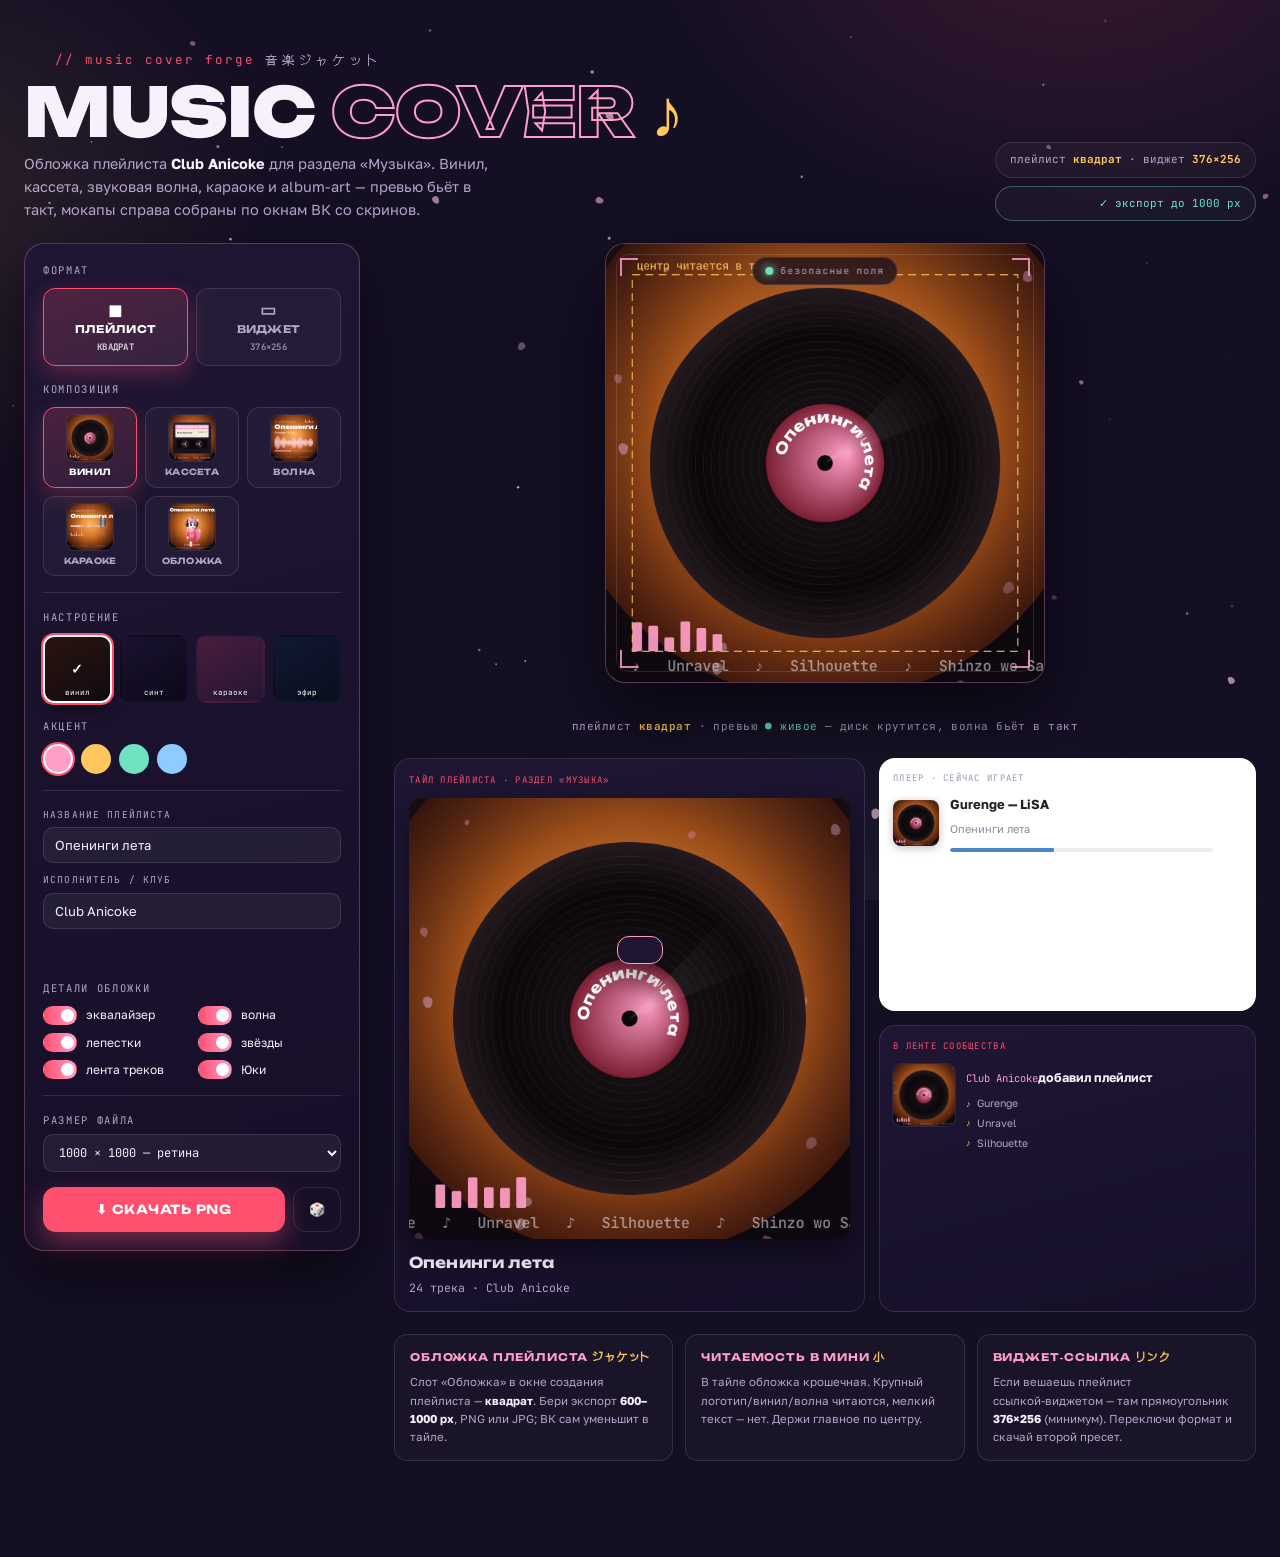
<file: music-cover-studio.html>
<!DOCTYPE html>
<html lang="ru">
<head>
<meta charset="UTF-8">
<meta name="viewport" content="width=device-width, initial-scale=1">
<title>Music Cover Forge — обложка плейлиста для Club Anicoke</title>
<meta name="theme-color" content="#150f24">
<link rel="icon" href="data:image/svg+xml,<svg xmlns='http://www.w3.org/2000/svg' viewBox='0 0 100 100'><text y='.9em' font-size='90'>🎵</text></svg>">
<link rel="preconnect" href="https://fonts.googleapis.com">
<link rel="preconnect" href="https://fonts.gstatic.com" crossorigin>
<link href="https://fonts.googleapis.com/css2?family=Unbounded:wght@700;900&family=Golos+Text:wght@400;500;600;700&family=DotGothic16&family=JetBrains+Mono:wght@400;500&display=swap" rel="stylesheet">
<style>
:root{
  --ink:#150f24; --ink-2:#1e1633; --ink-3:#2a2044;
  --line:rgba(255,255,255,.11);
  --text:#f6f1fb; --muted:#b3a5ca;
  --sakura:#ff9ec7; --hot:#ff4f6e; --gold:#ffc85c; --mint:#6fe3c1; --sky:#8ecbff;
  --display:'Unbounded',sans-serif; --body:'Golos Text',sans-serif;
  --jp:'DotGothic16',sans-serif; --mono:'JetBrains Mono',monospace;
}
*{margin:0;padding:0;box-sizing:border-box}
html{scroll-behavior:smooth}
body{font-family:var(--body);background:var(--ink);color:var(--text);line-height:1.6;overflow-x:hidden}
body::before{content:"";position:fixed;inset:0;z-index:-3;
  background:
    radial-gradient(700px 520px at 84% -10%, rgba(255,79,110,.16), transparent 60%),
    radial-gradient(620px 480px at -8% 22%, rgba(255,200,92,.10), transparent 60%),
    radial-gradient(760px 600px at 66% 114%, rgba(111,227,193,.08), transparent 60%),
    var(--ink);}
#bg{position:fixed;inset:0;z-index:-2;pointer-events:none}
::selection{background:var(--hot);color:#fff}
::-webkit-scrollbar{width:10px}::-webkit-scrollbar-track{background:var(--ink)}
::-webkit-scrollbar-thumb{background:var(--ink-3);border-radius:8px}

.wrap{max-width:1280px;margin:0 auto;padding:0 24px;position:relative;z-index:2}

/* ── шапка: характерный музыкальный opener, не центрированный hero ── */
.forge-head{padding:50px 0 22px;display:grid;grid-template-columns:1.55fr .75fr;gap:30px;align-items:end}
.fh-tag{font-family:var(--mono);color:var(--hot);letter-spacing:.16em;font-size:12.5px;display:flex;align-items:center;gap:10px}
.fh-tag .jp{font-family:var(--jp);color:var(--muted);letter-spacing:.3em}
.fh-tag .bars{display:flex;gap:3px;align-items:flex-end;height:14px}
.fh-tag .bars i{width:3px;background:var(--gold);border-radius:2px;animation:hb 1s infinite ease-in-out}
.fh-tag .bars i:nth-child(2){animation-delay:.15s}.fh-tag .bars i:nth-child(3){animation-delay:.3s}.fh-tag .bars i:nth-child(4){animation-delay:.45s}
@keyframes hb{0%,100%{height:25%}50%{height:100%}}
.fh-title{font-family:var(--display);font-weight:900;font-size:clamp(32px,6.2vw,68px);line-height:.88;
  text-transform:uppercase;letter-spacing:-.014em;margin-top:12px}
.fh-title em{font-style:normal;color:transparent;-webkit-text-stroke:2px var(--sakura)}
.fh-title .note{color:var(--gold);-webkit-text-stroke:0}
.fh-sub{color:var(--muted);font-size:14.5px;margin-top:10px;max-width:480px}
.fh-sub b{color:var(--text)}
.fh-meta{justify-self:end;display:grid;gap:8px;text-align:right}
.fh-pill{font-family:var(--mono);font-size:11px;color:var(--muted);border:1px solid var(--line);
  border-radius:999px;padding:8px 14px;background:rgba(255,255,255,.03);white-space:nowrap}
.fh-pill b{color:var(--gold)}
.fh-pill.ok{color:var(--mint);border-color:rgba(111,227,193,.35)}

.forge{display:grid;grid-template-columns:336px 1fr;gap:34px;align-items:start;padding-bottom:96px}

.panel{position:sticky;top:18px;background:linear-gradient(165deg,var(--ink-2),#170f28);
  border:1px solid rgba(255,158,199,.28);border-radius:20px;padding:18px;
  box-shadow:0 26px 60px rgba(0,0,0,.5);display:grid;gap:15px}
.grp{display:grid;gap:9px}
.cap{font-family:var(--mono);font-size:10.5px;letter-spacing:.16em;text-transform:uppercase;color:var(--muted)}
.divider{height:1px;background:var(--line);margin:1px 0}

/* формат */
.fmt{display:grid;grid-template-columns:1fr 1fr;gap:8px}
.fmt button{font-family:var(--display);font-weight:700;font-size:10.5px;letter-spacing:.03em;text-transform:uppercase;
  padding:12px 8px;border-radius:12px;border:1px solid var(--line);background:rgba(255,255,255,.03);
  color:var(--muted);cursor:pointer;transition:.22s;display:grid;gap:5px;justify-items:center}
.fmt button .ic{font-size:17px;line-height:1}
.fmt button small{font-family:var(--mono);font-size:9px;letter-spacing:.03em;opacity:.8}
.fmt button:hover{border-color:rgba(255,158,199,.4);color:var(--text);transform:translateY(-2px)}
.fmt button.on{background:linear-gradient(160deg,rgba(255,79,110,.22),rgba(255,158,199,.1));
  border-color:var(--hot);color:#fff;box-shadow:0 8px 22px rgba(255,79,110,.28)}

.comps{display:grid;grid-template-columns:repeat(3,1fr);gap:8px}
.comp{position:relative;border:1px solid var(--line);border-radius:12px;background:rgba(255,255,255,.03);
  padding:7px 5px;cursor:pointer;transition:.22s;display:grid;gap:5px;justify-items:center;text-align:center}
.comp:hover{border-color:rgba(255,158,199,.4);transform:translateY(-2px)}
.comp.on{border-color:var(--hot);background:linear-gradient(160deg,rgba(255,79,110,.2),rgba(255,158,199,.08));
  box-shadow:0 8px 20px rgba(255,79,110,.24)}
.comp canvas{width:46px;height:46px;border-radius:8px;display:block;background:#0e0a1c;box-shadow:0 0 0 1px rgba(255,255,255,.08)}
.comp span{font-family:var(--display);font-weight:700;font-size:8.5px;letter-spacing:.03em;text-transform:uppercase;color:var(--muted)}
.comp.on span{color:#fff}

.moods{display:grid;grid-template-columns:repeat(4,1fr);gap:8px}
.mood{aspect-ratio:1;border-radius:11px;border:2px solid transparent;cursor:pointer;position:relative;overflow:hidden;transition:.22s}
.mood:hover{transform:translateY(-3px) scale(1.05)}
.mood.on{border-color:#fff;box-shadow:0 0 0 2px var(--hot),0 8px 18px rgba(0,0,0,.4)}
.mood.on::after{content:"✓";position:absolute;inset:0;display:grid;place-items:center;color:#fff;font-size:14px;font-weight:700;text-shadow:0 1px 4px rgba(0,0,0,.6)}
.mood i{position:absolute;left:0;right:0;bottom:3px;text-align:center;font-family:var(--mono);font-style:normal;
  font-size:7.5px;color:#fff;text-shadow:0 1px 3px rgba(0,0,0,.7)}

.accs{display:flex;gap:8px}
.acc{width:30px;height:30px;border-radius:50%;cursor:pointer;border:2px solid transparent;transition:.2s}
.acc:hover{transform:scale(1.12)}
.acc.on{border-color:#fff;box-shadow:0 0 0 2px var(--hot)}

.field{display:grid;gap:5px;transition:opacity .25s,max-height .3s;overflow:hidden;max-height:90px}
.field.gone{opacity:0;max-height:0;pointer-events:none;margin:0}
.field .cap{font-size:9.5px;letter-spacing:.12em}
input[type=text],textarea{width:100%;background:rgba(255,255,255,.05);border:1px solid var(--line);color:var(--text);
  border-radius:10px;padding:9px 11px;font-family:var(--body);font-size:13px;outline:none;transition:.2s}
textarea{resize:vertical;min-height:42px;font-family:var(--mono);font-size:11.5px}
input[type=text]:focus,textarea:focus{border-color:var(--sakura);box-shadow:0 0 0 3px rgba(255,158,199,.16)}

.tog{display:grid;grid-template-columns:1fr 1fr;gap:8px 12px}
.sw{display:flex;align-items:center;gap:9px;cursor:pointer;user-select:none;font-size:12px}
.sw input{display:none}
.sw .box{width:34px;height:19px;border-radius:999px;background:var(--ink-3);position:relative;flex:none;transition:.25s;border:1px solid var(--line)}
.sw .box::after{content:"";position:absolute;top:2px;left:2px;width:13px;height:13px;border-radius:50%;background:var(--muted);transition:.25s}
.sw input:checked+.box{background:linear-gradient(90deg,var(--hot),var(--sakura));border-color:transparent}
.sw input:checked+.box::after{left:17px;background:#fff}

.selrow{display:grid;gap:5px}
select{width:100%;background:rgba(255,255,255,.05);border:1px solid var(--line);color:var(--text);
  border-radius:10px;padding:9px 11px;font-family:var(--mono);font-size:12px;outline:none;cursor:pointer}
select:focus{border-color:var(--sakura)}

.dl{font-family:var(--display);font-weight:700;font-size:12.5px;letter-spacing:.06em;text-transform:uppercase;
  border:0;border-radius:13px;padding:15px;background:var(--hot);color:#fff;cursor:pointer;transition:.2s;
  box-shadow:0 10px 26px rgba(255,79,110,.4);display:flex;align-items:center;justify-content:center;gap:9px}
.dl:hover{transform:translateY(-2px);box-shadow:0 16px 34px rgba(255,79,110,.55)}
.dl:active{transform:translateY(0)}
.dl.busy{background:var(--ink-3);box-shadow:none;cursor:wait}
.dl.done{background:var(--mint);color:#10332a;box-shadow:0 10px 26px rgba(111,227,193,.4)}
.dl-row{display:grid;grid-template-columns:1fr auto;gap:8px}
.ghost{font-family:var(--mono);font-size:13px;border:1px solid var(--line);background:transparent;color:var(--muted);
  border-radius:13px;padding:0 15px;cursor:pointer;transition:.25s}
.ghost:hover{color:var(--text);border-color:var(--sakura);transform:rotate(90deg)}

/* ── сцена ─ */
.stage{display:grid;gap:22px}
.preview-zone{display:grid;place-items:center}
.preview-frame{position:relative;width:min(440px,86vw);border-radius:20px;overflow:hidden;
  border:1px solid rgba(255,158,199,.32);background:#0e0a1c;box-shadow:0 34px 80px rgba(0,0,0,.6);
  animation:float 7s ease-in-out infinite;transition:aspect-ratio .35s ease}
.preview-frame.sq{aspect-ratio:1/1}
.preview-frame.rect{aspect-ratio:376/256}
.preview-frame.pop{animation:pop .42s cubic-bezier(.2,.9,.3,1.4)}
@keyframes float{0%,100%{transform:translateY(0) rotate(0)}50%{transform:translateY(-6px) rotate(-.4deg)}}
@keyframes pop{0%{transform:scale(.95)}60%{transform:scale(1.02)}100%{transform:scale(1)}}
.preview-frame::before{content:"";position:absolute;inset:10px;border:1px solid rgba(255,255,255,.12);
  border-radius:13px;pointer-events:none;z-index:6}
.corner{position:absolute;width:18px;height:18px;z-index:7;border:2px solid var(--sakura);opacity:.85}
.corner.tl{top:14px;left:14px;border-right:0;border-bottom:0}
.corner.tr{top:14px;right:14px;border-left:0;border-bottom:0}
.corner.bl{bottom:14px;left:14px;border-right:0;border-top:0}
.corner.br{bottom:14px;right:14px;border-left:0;border-top:0}
#art,#crop{position:absolute;inset:0;width:100%;height:100%;display:block}
#crop{z-index:5}
.crop-flag{position:absolute;top:13px;left:50%;transform:translateX(-50%);z-index:8;
  font-family:var(--mono);font-size:9.5px;letter-spacing:.1em;color:var(--muted);
  background:rgba(14,10,28,.72);border:1px solid var(--line);border-radius:999px;padding:5px 12px;
  backdrop-filter:blur(6px);display:flex;align-items:center;gap:7px;cursor:pointer;user-select:none;transition:.2s}
.crop-flag:hover{color:var(--text);border-color:var(--sakura)}
.crop-flag .led{width:8px;height:8px;border-radius:50%;background:var(--mint);box-shadow:0 0 8px var(--mint);animation:blink 1.6s infinite}
.crop-flag.off .led{background:var(--muted);box-shadow:none;animation:none}
@keyframes blink{0%,100%{opacity:1}50%{opacity:.35}}
.preview-cap{margin-top:13px;text-align:center;font-family:var(--mono);font-size:11px;color:var(--muted);letter-spacing:.04em}
.preview-cap b{color:var(--gold)}
.preview-cap .live{color:var(--mint)}

/* мокапы музыкального раздела — асимметрия */
.mocks{display:grid;grid-template-columns:1.25fr 1fr;grid-template-rows:auto auto;gap:14px}
.mock{border:1px solid var(--line);border-radius:16px;position:relative;overflow:hidden;transition:.25s}
.mock:hover{transform:translateY(-4px);border-color:rgba(255,158,199,.4);box-shadow:0 18px 40px rgba(0,0,0,.4)}
.mock .mk-tag{font-family:var(--mono);font-size:9px;letter-spacing:.14em;text-transform:uppercase;color:var(--hot)}

.mock.tile{grid-row:1 / span 2;background:linear-gradient(165deg,var(--ink-2),#160f28);padding:14px}
.tl-card{margin-top:11px;position:relative;border-radius:12px;overflow:hidden;aspect-ratio:1/1;
  box-shadow:0 12px 30px rgba(0,0,0,.45)}
.tl-card img{width:100%;height:100%;object-fit:cover;display:block}
.tl-play{position:absolute;inset:0;display:grid;place-items:center;background:rgba(10,7,20,.0);transition:.25s}
.tl-card:hover .tl-play{background:rgba(10,7,20,.42)}
.tl-play .b{width:54px;height:54px;border-radius:50%;background:var(--hot);display:grid;place-items:center;
  box-shadow:0 8px 22px rgba(255,79,110,.5);transform:scale(.7);opacity:0;transition:.25s}
.tl-card:hover .tl-play .b{transform:scale(1);opacity:1}
.tl-play .b svg{width:22px;height:22px;fill:#fff;margin-left:3px}
.tl-meta{margin-top:11px}
.tl-meta b{font-family:var(--display);font-weight:700;font-size:15px;letter-spacing:.01em}
.tl-meta span{display:block;font-size:11.5px;color:var(--muted);font-family:var(--mono);margin-top:3px}
.tl-meta .eq{display:inline-flex;gap:2px;align-items:flex-end;height:11px;vertical-align:-1px;margin-left:6px}
.tl-meta .eq i{width:2.5px;background:var(--mint);border-radius:1px;animation:hb 1s infinite ease-in-out}
.tl-meta .eq i:nth-child(2){animation-delay:.2s}.tl-meta .eq i:nth-child(3){animation-delay:.4s}

.mock.player{background:#fff;color:#222;padding:12px 13px}
.pl-row{display:flex;align-items:center;gap:11px;margin-top:9px}
.pl-row img{width:46px;height:46px;border-radius:8px;object-fit:cover;flex:none;box-shadow:0 2px 8px rgba(0,0,0,.25)}
.pl-mid{flex:1;min-width:0}
.pl-mid b{display:block;font-size:13px;color:#222;white-space:nowrap;overflow:hidden;text-overflow:ellipsis}
.pl-mid span{font-size:11px;color:#818c99}
.pl-bar{height:4px;border-radius:3px;background:#edeef0;margin-top:7px;position:relative;overflow:hidden}
.pl-bar i{position:absolute;left:0;top:0;bottom:0;width:38%;background:#4986cc;border-radius:3px}
.pl-bar i::after{content:"";position:absolute;right:-4px;top:50%;transform:translateY(-50%);width:9px;height:9px;border-radius:50%;background:#4986cc}
.pl-eq{display:flex;gap:2px;align-items:flex-end;height:16px;flex:none}
.pl-eq i{width:3px;background:#4986cc;border-radius:1px;animation:hb .9s infinite ease-in-out}
.pl-eq i:nth-child(2){animation-delay:.18s}.pl-eq i:nth-child(3){animation-delay:.36s}.pl-eq i:nth-child(4){animation-delay:.5s}

.mock.feed{background:linear-gradient(165deg,var(--ink-2),#160f28);padding:13px}
.fd-row{display:flex;gap:11px;margin-top:10px}
.fd-row img{width:62px;height:62px;border-radius:9px;object-fit:cover;flex:none;box-shadow:0 0 0 1px rgba(255,255,255,.08)}
.fd-row .t b{font-size:12.5px}
.fd-row .t .who{font-size:10.5px;color:var(--sakura);font-family:var(--mono)}
.fd-row .t ul{list-style:none;margin-top:6px;display:grid;gap:3px}
.fd-row .t li{font-size:10.5px;color:var(--muted);display:flex;gap:6px;align-items:center}
.fd-row .t li::before{content:"♪";color:var(--gold);font-size:9px}

.cheat{display:grid;grid-template-columns:1fr 1fr 1fr;gap:12px}
.cheat .c{border:1px solid var(--line);border-radius:13px;padding:13px 15px;background:rgba(255,255,255,.025)}
.cheat .c h4{font-family:var(--display);font-size:10.5px;letter-spacing:.08em;text-transform:uppercase;color:var(--sakura);margin-bottom:6px}
.cheat .c p{font-size:11.5px;color:var(--muted)}
.cheat .c b{color:var(--text)}
.cheat .c .jp{font-family:var(--jp);color:var(--gold);font-size:11px}

.toast{position:fixed;bottom:26px;left:50%;transform:translate(-50%,90px);z-index:300;
  background:var(--ink-2);border:1px solid var(--sakura);color:var(--text);padding:13px 22px;border-radius:12px;
  box-shadow:0 14px 34px rgba(0,0,0,.55);transition:transform .45s cubic-bezier(.2,.9,.3,1.2);font-size:14px}
.toast.show{transform:translate(-50%,0)}

@media(max-width:980px){
  .forge{grid-template-columns:1fr}.panel{position:static}
  .forge-head{grid-template-columns:1fr}.fh-meta{justify-self:start;text-align:left}
  .mocks{grid-template-columns:1fr}.mock.tile{grid-row:auto}
  .cheat{grid-template-columns:1fr}
}
</style>
</head>
<body>
<canvas id="bg" aria-hidden="true"></canvas>

<div class="wrap">
  <header class="forge-head">
    <div>
      <div class="fh-tag"><span class="bars"><i></i><i></i><i></i><i></i></span>// music cover forge <span class="jp">音楽ジャケット</span></div>
      <h1 class="fh-title">MUSIC <em>COVER</em> <span class="note">♪</span></h1>
      <p class="fh-sub">Обложка плейлиста <b>Club Anicoke</b> для раздела «Музыка». Винил, кассета, звуковая волна, караоке и album‑art — превью бьёт в такт, мокапы справа собраны по окнам ВК со скринов.</p>
    </div>
    <div class="fh-meta">
      <div class="fh-pill">плейлист <b>квадрат</b> · виджет <b>376×256</b></div>
      <div class="fh-pill ok">✓ экспорт до 1000 px</div>
    </div>
  </header>

  <div class="forge">

    <!-- ═══════ КОНТРОЛЫ ═══════ -->
    <aside class="panel">
      <div class="grp">
        <label class="cap">формат</label>
        <div class="fmt" id="fmt">
          <button data-fmt="sq" class="on"><span class="ic">◼</span>плейлист<small>квадрат</small></button>
          <button data-fmt="rect"><span class="ic">▭</span>виджет<small>376×256</small></button>
        </div>
      </div>

      <div class="grp">
        <label class="cap">композиция</label>
        <div class="comps" id="comps">
          <div class="comp on" data-c="vinyl"><canvas></canvas><span>винил</span></div>
          <div class="comp" data-c="cassette"><canvas></canvas><span>кассета</span></div>
          <div class="comp" data-c="wave"><canvas></canvas><span>волна</span></div>
          <div class="comp" data-c="karaoke"><canvas></canvas><span>караоке</span></div>
          <div class="comp" data-c="cover"><canvas></canvas><span>обложка</span></div>
        </div>
      </div>

      <div class="divider"></div>

      <div class="grp">
        <label class="cap">настроение</label>
        <div class="moods" id="moods"></div>
      </div>

      <div class="grp">
        <label class="cap">акцент</label>
        <div class="accs" id="accs">
          <div class="acc on" data-c="#ff9ec7" style="background:#ff9ec7"></div>
          <div class="acc" data-c="#ffc85c" style="background:#ffc85c"></div>
          <div class="acc" data-c="#6fe3c1" style="background:#6fe3c1"></div>
          <div class="acc" data-c="#8ecbff" style="background:#8ecbff"></div>
        </div>
      </div>

      <div class="divider"></div>

      <div class="grp" id="textRows">
        <div class="field" data-use="vinyl cassette wave karaoke cover"><span class="cap">название плейлиста</span><input type="text" id="t-title" value="Опенинги лета"></div>
        <div class="field" data-use="vinyl wave cover"><span class="cap">исполнитель / клуб</span><input type="text" id="t-artist" value="Club Anicoke"></div>
        <div class="field" data-use="cassette"><span class="cap">сторона</span><input type="text" id="t-side" value="A"></div>
        <div class="field" data-use="wave karaoke"><span class="cap">сейчас играет</span><input type="text" id="t-np" value="Gurenge — LiSA"></div>
        <div class="field" data-use="wave cover"><span class="cap">треки (через запятую)</span><textarea id="t-tracks">Gurenge, Unravel, Silhouette, Shinzo wo Sasageyo, Again</textarea></div>
        <div class="field" data-use="karaoke"><span class="cap">строка опенинга</span><input type="text" id="t-line" value="моэру ёу ни токи ханатэ"></div>
      </div>

      <div class="grp">
        <label class="cap">детали обложки</label>
        <div class="tog">
          <label class="sw"><input type="checkbox" id="o-eq" checked><span class="box"></span>эквалайзер</label>
          <label class="sw"><input type="checkbox" id="o-wave" checked><span class="box"></span>волна</label>
          <label class="sw"><input type="checkbox" id="o-petals" checked><span class="box"></span>лепестки</label>
          <label class="sw"><input type="checkbox" id="o-stars" checked><span class="box"></span>звёзды</label>
          <label class="sw"><input type="checkbox" id="o-ticker" checked><span class="box"></span>лента треков</label>
          <label class="sw"><input type="checkbox" id="o-yuki" checked><span class="box"></span>Юки</label>
        </div>
      </div>

      <div class="divider"></div>

      <div class="grp selrow">
        <label class="cap">размер файла</label>
        <select id="size"></select>
      </div>

      <div class="dl-row">
        <button class="dl" id="dl">⬇ Скачать PNG</button>
        <button class="ghost" id="rand" title="случайный вариант">🎲</button>
      </div>
    </aside>

    <!-- ═══════ СЦЕНА ═══════ -->
    <section class="stage">
      <div class="preview-zone">
        <div class="preview-frame sq" id="frame">
          <span class="corner tl"></span><span class="corner tr"></span>
          <span class="corner bl"></span><span class="corner br"></span>
          <canvas id="art"></canvas>
          <canvas id="crop"></canvas>
          <div class="crop-flag" id="cropFlag"><span class="led"></span>безопасные поля</div>
        </div>
      </div>
      <div class="preview-cap" id="cap">плейлист <b>квадрат</b> · превью <span class="live">● живое</span> — диск крутится, волна бьёт в такт</div>

      <div class="mocks">
        <div class="mock tile">
          <div class="mk-tag">тайл плейлиста · раздел «Музыка»</div>
          <div class="tl-card">
            <img class="mk-ava" alt="">
            <div class="tl-play"><div class="b"><svg viewBox="0 0 24 24"><path d="M8 5v14l11-7z"/></svg></div></div>
          </div>
          <div class="tl-meta"><b id="mk-title">Опенинги лета</b>
            <span>24 трека · Club Anicoke <span class="eq"><i></i><i></i><i></i></span></span></div>
        </div>

        <div class="mock player">
          <div class="mk-tag" style="color:#939cb0">плеер · сейчас играет</div>
          <div class="pl-row">
            <img class="mk-ava" alt="">
            <div class="pl-mid"><b id="mk-np">Gurenge — LiSA</b><span>Опенинги лета</span>
              <div class="pl-bar"><i></i></div></div>
            <div class="pl-eq"><i></i><i></i><i></i><i></i></div>
          </div>
        </div>

        <div class="mock feed">
          <div class="mk-tag">в ленте сообщества</div>
          <div class="fd-row">
            <img class="mk-ava" alt="">
            <div class="t"><span class="who">Club Anicoke</span><b>добавил плейлист</b>
              <ul id="mk-list"></ul></div>
          </div>
        </div>
      </div>

      <div class="cheat">
        <div class="c">
          <h4>обложка плейлиста <span class="jp">ジャケット</span></h4>
          <p>Слот «Обложка» в окне создания плейлиста — <b>квадрат</b>. Бери экспорт <b>600–1000 px</b>, PNG или JPG; ВК сам уменьшит в тайле.</p>
        </div>
        <div class="c">
          <h4>читаемость в мини <span class="jp">小</span></h4>
          <p>В тайле обложка крошечная. Крупный логотип/винил/волна читаются, мелкий текст — нет. Держи главное по центру.</p>
        </div>
        <div class="c">
          <h4>виджет‑ссылка <span class="jp">リンク</span></h4>
          <p>Если вешаешь плейлист ссылкой‑виджетом — там прямоугольник <b>376×256</b> (минимум). Переключи формат и скачай второй пресет.</p>
        </div>
      </div>
    </section>

  </div>
</div>

<div class="toast" id="toast"></div>

<script>
const $=s=>document.querySelector(s), $$=s=>[...document.querySelectorAll(s)];
let curW=600, curH=600;   // логические координаты превью (меняются с форматом)

/* ═══════════ ambient-фон страницы ═══════════ */
(()=>{const cv=$('#bg'),cx=cv.getContext('2d');let W,H,ps=[],st=[];
  const C=['#ffb7d5','#ff9ec7','#ffd3e4'];
  function rs(){W=cv.width=innerWidth;H=cv.height=innerHeight;
    st=Array.from({length:54},()=>({x:Math.random()*W,y:Math.random()*H,r:Math.random()*1.4+.4,p:Math.random()*6.28}));}
  addEventListener('resize',rs);rs();
  for(let i=0;i<22;i++)ps.push({x:Math.random()*W,y:Math.random()*H,s:5+Math.random()*7,vy:.4+Math.random()*.9,ph:Math.random()*6.28,sw:.4+Math.random()*.7,rot:Math.random()*6.28,vr:(Math.random()-.5)*.04,c:C[Math.random()*3|0],a:.3+Math.random()*.4});
  function petal(p){cx.save();cx.translate(p.x,p.y);cx.rotate(p.rot);cx.globalAlpha=p.a;cx.fillStyle=p.c;
    cx.beginPath();const s=p.s;cx.moveTo(0,0);cx.bezierCurveTo(s*.6,-s*.5,s*1.1,-s*.1,s*.55,s*.5);
    cx.bezierCurveTo(s*.2,s*.75,-s*.1,s*.4,0,0);cx.fill();cx.restore();}
  (function loop(){cx.clearRect(0,0,W,H);
    for(const s of st){s.p+=.02;cx.globalAlpha=.12+Math.abs(Math.sin(s.p))*.5;cx.fillStyle='#fff';cx.beginPath();cx.arc(s.x,s.y,s.r,0,6.28);cx.fill();}
    cx.globalAlpha=1;for(const p of ps){p.ph+=.02;p.y+=p.vy;p.x+=Math.sin(p.ph)*p.sw+.2;p.rot+=p.vr;if(p.y>H+20){p.y=-20;p.x=Math.random()*W;}petal(p);}
    requestAnimationFrame(loop);})();
})();

/* ═══════════ пресеты настроения (музыкальные) ═══════════ */
const MOODS={
  vinyl :{name:'винил', bg:[[0,'#2a1410'],[.5,'#1c0f14'],[1,'#120a10']],sun:{x:.5,y:.42,r:.62,c0:'#ffb35c',c1:'#c9641f',c2:'#5e2410'},grid:0},
  synth :{name:'синт', bg:[[0,'#1a1230'],[.6,'#140d24'],[1,'#0c0818']],sun:{x:.5,y:.62,r:.5,c0:'rgba(255,111,140,.55)',c1:'rgba(111,227,193,.22)',c2:'transparent'},grid:1},
  karaoke:{name:'караоке',bg:[[0,'#4a1c3c'],[.5,'#341634'],[1,'#241634']],sun:{x:.5,y:.4,r:.6,c0:'#ffc2dd',c1:'#ff7da6',c2:'#d96f9c'},grid:0},
  night :{name:'эфир', bg:[[0,'#101834'],[1,'#0a0e1c']],sun:{x:.5,y:.34,r:.5,c0:'rgba(143,203,255,.5)',c1:'rgba(111,227,193,.14)',c2:'transparent'},grid:0},
};

/* ═══════════ состояние ═══════════ */
const S={fmt:'sq',comp:'vinyl',mood:'vinyl',accent:'#ff9ec7',
  eq:true,wave:true,petals:true,stars:true,ticker:true,yuki:true,showCrop:true,
  title:'Опенинги лета',artist:'Club Anicoke',side:'A',np:'Gurenge — LiSA',
  tracks:'Gurenge, Unravel, Silhouette, Shinzo wo Sasageyo, Again',line:'моэру ёу ни токи ханатэ'};

function rng(seed){let s=seed>>>0;return()=>{s=(s*1664525+1013904223)>>>0;return s/4294967296;};}
const trackList=()=>S.tracks.split(',').map(s=>s.trim()).filter(Boolean);

/* ═══════════ генератор Юки (тот же, что в серии) ═══════════ */
const YUKI={pal:{hair:['#ffd0e6','#ff9ec7','#cf6494'],skin:'#ffe7d8',skinSh:'#efbca2',cloth:['#ff6482','#c52f4d'],accent:'#ffd27a',eye:'#8a52e0'},hair:'long',acc:'catears',hp:true,eye2:'#39d0c8',scarf:true,turn:1};
let _uid=0;
function chibiSVG(o){
  const id='y'+(_uid++),p=o.pal,[hL,hM,hD]=p.hair,[cL,cD]=p.cloth,eyeA=p.eye,eyeB=o.eye2||p.eye;
  const dx=(o.turn||0)*6, sxL=o.turn>0?.82:o.turn<0?1.04:1, sxR=o.turn<0?.82:o.turn>0?1.04:1;
  const defs=`<defs>
   <linearGradient id="${id}_h" x1=".2" y1="0" x2=".8" y2="1"><stop offset="0" stop-color="${hL}"/><stop offset=".45" stop-color="${hM}"/><stop offset="1" stop-color="${hD}"/></linearGradient>
   <linearGradient id="${id}_hd" x1="0" y1="0" x2="0" y2="1"><stop offset="0" stop-color="${hM}"/><stop offset="1" stop-color="${hD}"/></linearGradient>
   <radialGradient id="${id}_sk" cx=".38" cy=".32" r=".82"><stop offset="0" stop-color="#fff2e8"/><stop offset=".5" stop-color="${p.skin}"/><stop offset="1" stop-color="${p.skinSh}"/></radialGradient>
   <linearGradient id="${id}_cl" x1=".2" y1="0" x2=".8" y2="1"><stop offset="0" stop-color="${cL}"/><stop offset="1" stop-color="${cD}"/></linearGradient>
   <linearGradient id="${id}_ac" x1="0" y1="0" x2="0" y2="1"><stop offset="0" stop-color="${p.accent}"/><stop offset="1" stop-color="${cD}"/></linearGradient>
   <linearGradient id="${id}_sc" x1="0" y1="0" x2="1" y2="1"><stop offset="0" stop-color="${p.accent}"/><stop offset=".5" stop-color="${hM}"/><stop offset="1" stop-color="${cD}"/></linearGradient>
   <radialGradient id="${id}_eye0" cx=".4" cy=".3" r=".85"><stop offset="0" stop-color="${eyeA}"/><stop offset=".55" stop-color="${eyeA}"/><stop offset="1" stop-color="#140d24"/></radialGradient>
   <radialGradient id="${id}_eye1" cx=".4" cy=".3" r=".85"><stop offset="0" stop-color="${eyeB}"/><stop offset=".55" stop-color="${eyeB}"/><stop offset="1" stop-color="#140d24"/></radialGradient>
   <radialGradient id="${id}_bl" cx=".5" cy=".5" r=".5"><stop offset="0" stop-color="#ff7d9c" stop-opacity=".55"/><stop offset="1" stop-color="#ff7d9c" stop-opacity="0"/></radialGradient>
   <radialGradient id="${id}_ear" cx=".5" cy=".7" r=".7"><stop offset="0" stop-color="#ff8fb0"/><stop offset="1" stop-color="#d96f9c"/></radialGradient>
   <radialGradient id="${id}_hp" cx=".34" cy=".3" r=".85"><stop offset="0" stop-color="#4a4260"/><stop offset=".5" stop-color="#2a2438"/><stop offset="1" stop-color="#100c1a"/></radialGradient>
  </defs>`;
  const ears=`<g><path d="M50,42 C44,16 52,8 60,14 C62,26 60,36 58,44 Z" fill="url(#${id}_h)"/><path d="M52,38 C49,22 54,16 58,20 C59,28 58,34 56,40 Z" fill="url(#${id}_ear)"/></g>
   <g><path d="M90,42 C96,16 88,8 80,14 C78,26 80,36 82,44 Z" fill="url(#${id}_h)"/><path d="M88,38 C91,22 86,16 82,20 C81,28 82,34 84,40 Z" fill="url(#${id}_ear)"/></g>`;
  const hpBand=`<path d="M41,54 C44,22 96,22 99,54" stroke="url(#${id}_hp)" stroke-width="7.5" fill="none" stroke-linecap="round"/><path d="M46,40 C52,25 88,25 94,40" stroke="#fff" stroke-width="1.6" fill="none" opacity=".3" stroke-linecap="round"/>`;
  const back=`<path d="M40,56 C36,30 104,30 100,56 C100,72 96,84 92,92 L48,92 C44,84 40,72 40,56 Z" fill="url(#${id}_hd)"/>`;
  const long=`<path d="M42,58 C30,92 30,134 44,160 C40,128 44,96 52,72 Z" fill="url(#${id}_hd)"/><path d="M44,60 C36,90 38,124 48,150 C46,120 50,92 56,72 Z" fill="url(#${id}_h)" opacity=".9"/><path d="M98,58 C110,92 110,134 96,160 C100,128 96,96 88,72 Z" fill="url(#${id}_hd)"/><path d="M96,60 C104,90 102,124 92,150 C94,120 90,92 84,72 Z" fill="url(#${id}_h)" opacity=".9"/>`;
  const tail=`<g><path d="M92,150 C116,150 130,124 124,98 C122,86 112,84 110,96 C113,116 104,134 90,140 Z" fill="url(#${id}_hd)"/><path d="M124,98 C122,86 112,84 110,96 C111,104 114,108 118,108 C122,108 125,104 124,98 Z" fill="${hL}"/></g>`;
  const leg=(x)=>`<g><path d="M${x},148 C${x-2},166 ${x-2},182 ${x},196 C${x+4},198 ${x+8},196 ${x+8},190 C${x+7},178 ${x+7},162 ${x+8},150 Z" fill="url(#${id}_sk)"/><path d="M${x-4},192 q-3,9 7,10 q13,1 13,-6 q0,-6 -9,-7 q-8,-1 -11,3z" fill="url(#${id}_cl)"/><path d="M${x-4},199 q10,3 20,0" stroke="rgba(0,0,0,.32)" stroke-width="2" fill="none"/></g>`;
  const torso=`<g><path d="M50,92 C48,90 92,90 90,92 C97,114 99,134 94,150 C82,157 58,157 46,150 C41,134 43,114 50,92 Z" fill="url(#${id}_cl)"/><path d="M58,92 L70,106 L82,92 Z" fill="${p.accent}"/><path d="M46,96 q24,10 48,0 q-6,10 -24,10 q-18,0 -24,-10z" fill="rgba(40,12,30,.4)"/><g transform="translate(70,124)" fill="${p.accent}"><path d="M0,-6 C2,-2 6,-2 4,1 C6,4 2,4 0,7 C-2,4 -6,4 -4,1 C-6,-2 -2,-2 0,-6 Z"/></g></g>`;
  const armL=`<g><path d="M48,96 C38,102 35,120 40,134 C44,138 49,136 48,129 C46,118 48,106 53,99 Z" fill="url(#${id}_cl)"/><circle cx="43" cy="134" r="6" fill="url(#${id}_sk)"/></g>`;
  const armR=`<g><path d="M92,96 C104,86 110,64 105,46 C100,40 93,43 94,52 C97,66 92,80 84,90 Z" fill="url(#${id}_cl)"/><circle cx="104" cy="44" r="7" fill="url(#${id}_sk)"/><path d="M99,39 q1,-5 3,-4 M103,37 q1,-5 3,-3 M107,39 q2,-4 3,-2 M110,42 q2,-3 3,-1" stroke="${p.skinSh}" stroke-width="1.6" fill="none" stroke-linecap="round"/></g>`;
  const scarf=`<g><path d="M62,98 C58,112 56,128 60,140 C64,142 67,140 66,134 C64,122 65,110 68,100 Z" fill="url(#${id}_sc)"/><path d="M78,98 C82,112 84,128 80,140 C76,142 73,140 74,134 C76,122 75,110 72,100 Z" fill="url(#${id}_sc)"/><path d="M48,90 C58,98 82,98 92,90 C94,96 92,102 88,104 C76,110 64,110 52,104 C48,102 46,96 48,90 Z" fill="url(#${id}_sc)"/></g>`;
  const neck=`<path d="M62,82 h16 v12 q-8,6 -16,0z" fill="url(#${id}_sk)"/>`;
  const face=`<path d="M44,60 C44,34 96,34 96,60 C96,82 84,94 70,94 C56,94 44,82 44,60 Z" fill="url(#${id}_sk)"/><path d="M70,36 C86,36 96,46 96,60 C96,80 86,92 74,93 C84,86 88,72 88,60 C88,48 82,40 70,38 Z" fill="rgba(60,20,40,.13)"/><path d="M46,58 C46,46 52,40 60,38 C50,42 47,52 48,64 C48,72 50,80 56,86 C49,80 46,70 46,58 Z" fill="#fff" opacity=".4"/>`;
  const front=`<path d="M40,56 C38,28 102,28 100,56 C100,42 92,34 84,32 C90,44 84,50 78,42 C76,54 68,44 64,54 C60,44 52,54 50,42 C44,50 38,44 44,32 C48,34 40,42 40,56 Z" fill="url(#${id}_h)"/><path d="M50,36 C52,50 56,56 58,46 C58,56 62,58 64,48 C64,58 68,58 70,48 C72,58 76,56 76,44 C78,56 82,50 82,40 C74,30 56,30 50,36 Z" fill="url(#${id}_h)"/><path d="M46,32 C58,24 82,24 94,34 C82,29 58,29 46,37 Z" fill="#fff" opacity=".34"/>`;
  const cup=(px,rot)=>`<g transform="rotate(${rot} ${px} 64)"><ellipse cx="${px}" cy="64" rx="10.5" ry="14.5" fill="url(#${id}_hp)"/><ellipse cx="${px}" cy="64" rx="7.4" ry="11" fill="none" stroke="${p.accent}" stroke-width="1.6" opacity=".85"/><ellipse cx="${px}" cy="64" rx="5" ry="8.4" fill="#0c0814"/><ellipse cx="${px-3}" cy="58" rx="2.4" ry="4.4" fill="#fff" opacity=".45"/></g>`;
  const eye=(ex,grad,sx)=>{const w=sx!==1?`translate(${ex},0) scale(${sx},1) translate(${-ex},0)`:'';
    const g=`<g><path d="M${ex-9},58 q9,-8 18,0 q1,11 -3,15 q-6,5 -12,0 q-4,-4 -3,-15z" fill="#fff"/><ellipse cx="${ex}" cy="65" rx="7" ry="8.4" fill="#160e26"/><ellipse cx="${ex}" cy="65" rx="6.3" ry="7.7" fill="url(#${grad})"/><ellipse cx="${ex}" cy="65" rx="2.8" ry="3.8" fill="#120b22"/><circle cx="${ex+2.3}" cy="61" r="2.3" fill="#fff"/><circle cx="${ex-2.4}" cy="68.4" r="1.2" fill="#fff" opacity=".85"/><path d="M${ex-9.5},57 q9.5,-7 19,0" stroke="#1d1430" stroke-width="3" fill="none" stroke-linecap="round"/></g>`;
    return w?`<g transform="${w}">${g}</g>`:g;};
  const feat=`<g transform="translate(${dx},0)"><path d="M50,52 q7,-3 13,-1" stroke="${hD}" stroke-width="2.4" fill="none" stroke-linecap="round"/><path d="M77,51 q7,-2 13,1" stroke="${hD}" stroke-width="2.4" fill="none" stroke-linecap="round"/>${eye(58,id+'_eye0',sxL)}${eye(82,id+'_eye1',sxR)}<ellipse cx="52" cy="74" rx="6.5" ry="3.6" fill="url(#${id}_bl)"/><ellipse cx="88" cy="74" rx="6.5" ry="3.6" fill="url(#${id}_bl)"/><path d="M69,72 q1,3 3,3" stroke="${p.skinSh}" stroke-width="1.7" fill="none" stroke-linecap="round"/><path d="M63,79 q7,8 14,0 q-2,7 -7,7 q-5,0 -7,-7z" fill="#9c2740"/><path d="M64,80 q6,3 12,0 q-2,2 -6,2 q-4,0 -6,-2z" fill="#ff8aa0"/></g>`;
  return `<svg xmlns="http://www.w3.org/2000/svg" width="140" height="240" viewBox="0 0 140 240">${defs}<ellipse cx="70" cy="232" rx="30" ry="6" fill="rgba(0,0,0,.35)"/>${tail}${back}${long}${hpBand}${ears}${leg(56)}${leg(64)}${torso}${armL}${armR}${neck}${scarf}${face}${front}${cup(40,-8)}${cup(100,8)}${feat}</svg>`;
}
let yukiImg=null;
function loadYuki(){return new Promise(res=>{const img=new Image();
  img.onload=()=>{yukiImg=img;res();};img.onerror=()=>res();
  img.src='data:image/svg+xml;charset=utf-8,'+encodeURIComponent(chibiSVG(YUKI));});}

function rr(ctx,x,y,w,h,r){ctx.beginPath();ctx.moveTo(x+r,y);ctx.arcTo(x+w,y,x+w,y+h,r);ctx.arcTo(x+w,y+h,x,y+h,r);ctx.arcTo(x,y+h,x,y,r);ctx.arcTo(x,y,x+w,y,r);ctx.closePath();}

/* ═══════════ живые лепестки превью ═══════════ */
let livePetals=[];
function seedPetals(){const r=rng(99);livePetals=[];for(let i=0;i<24;i++)livePetals.push({x:r(),y:r(),s:.012+r()*.02,vy:.0006+r()*.0014,ph:r()*6.28,sw:.001+r()*.002,rot:r()*6.28,vr:(r()-.5)*.03,a:.3+r()*.45});}
seedPetals();
function stepPetals(){for(const p of livePetals){p.ph+=.02;p.y+=p.vy;p.x+=Math.sin(p.ph)*p.sw+.0003;p.rot+=p.vr;if(p.y>1.05){p.y=-.05;p.x=Math.random();}}}

/* ═══════════ фон обложки ═══════════ */
function drawBg(ctx,W,H,opt){
  const m=MOODS[S.mood],AC=S.accent;
  const g=ctx.createLinearGradient(0,0,W*.3,H);m.bg.forEach(s=>g.addColorStop(s[0],s[1]));
  ctx.fillStyle=g;ctx.fillRect(0,0,W,H);
  // синтвейв-сетка (перспективный горизонт) — характерно для музыки, не aurora
  if(m.grid){const hy=H*.56;ctx.save();
    ctx.strokeStyle=AC;ctx.globalAlpha=.22;ctx.lineWidth=Math.max(1,W*.002);
    for(let i=1;i<=9;i++){const t=i/9;const y=hy+(H-hy)*t*t;ctx.beginPath();ctx.moveTo(0,y);ctx.lineTo(W,y);ctx.stroke();}
    const vp=W*.5;for(let i=-6;i<=6;i++){const x=vp+i*(W*.16);ctx.beginPath();ctx.moveTo(vp+(x-vp)*.06,hy);ctx.lineTo(x,H);ctx.stroke();}
    ctx.globalAlpha=.5;ctx.strokeStyle=AC;ctx.lineWidth=Math.max(1,W*.003);ctx.beginPath();ctx.moveTo(0,hy);ctx.lineTo(W,hy);ctx.stroke();
    ctx.restore();}
  if(S.stars){const r=rng(7);ctx.fillStyle='#fff';for(let i=0;i<44;i++){ctx.globalAlpha=.15+r()*.6;ctx.beginPath();ctx.arc(r()*W,r()*H*.7,r()*1.3+.3,0,6.28);ctx.fill();}ctx.globalAlpha=1;}
  if(m.sun){const sx=m.sun.x*W,sy=m.sun.y*H,sr=m.sun.r*Math.min(W,H);
    const rg=ctx.createRadialGradient(sx,sy,0,sx,sy,sr);rg.addColorStop(0,m.sun.c0);rg.addColorStop(.6,m.sun.c1);rg.addColorStop(1,m.sun.c2);
    ctx.fillStyle=rg;ctx.beginPath();ctx.arc(sx,sy,sr,0,6.28);ctx.fill();}
  if(S.petals){const C=['#ffb7d5','#ff9ec7','#ffd3e4','#ff8fb8'];
    if(opt.live){for(const p of livePetals){ctx.save();ctx.translate(p.x*W,p.y*H);ctx.rotate(p.rot);ctx.globalAlpha=p.a;ctx.fillStyle=C[(p.x*9|0)%4];
      const s=p.s*W;ctx.beginPath();ctx.moveTo(0,0);ctx.bezierCurveTo(s*.6,-s*.5,s*1.1,-s*.1,s*.55,s*.5);ctx.bezierCurveTo(s*.2,s*.75,-s*.1,s*.4,0,0);ctx.fill();ctx.restore();}ctx.globalAlpha=1;}
    else{const r=rng(42);for(let i=0;i<24;i++){const x=r()*W,y=r()*H,s=(3+r()*5)*(W/600),rot=r()*6.28;ctx.save();ctx.translate(x,y);ctx.rotate(rot);ctx.globalAlpha=.3+r()*.45;ctx.fillStyle=C[r()*4|0];
      ctx.beginPath();ctx.moveTo(0,0);ctx.bezierCurveTo(s*.6,-s*.5,s*1.1,-s*.1,s*.55,s*.5);ctx.bezierCurveTo(s*.2,s*.75,-s*.1,s*.4,0,0);ctx.fill();ctx.restore();}ctx.globalAlpha=1;}}
  const vg=ctx.createRadialGradient(W*.5,H*.5,Math.min(W,H)*.2,W*.5,H*.5,Math.max(W,H)*.72);
  vg.addColorStop(0,'transparent');vg.addColorStop(1,'rgba(8,5,16,.5)');ctx.fillStyle=vg;ctx.fillRect(0,0,W,H);
}

/* эквалайзер */
function drawEq(ctx,x,y,w,h,opt,n=7){
  const gap=w/n,bw=gap*.6;const AC=S.accent;
  for(let i=0;i<n;i++){let lv=opt.live? .3+Math.abs(Math.sin(opt.t*.006+i*1.1))*.7 : .3+((Math.sin(i*2.1+1.7)+1)/2)*.7;
    const bh=h*lv;ctx.fillStyle=AC;ctx.globalAlpha=.92;rr(ctx,x+i*gap,y+h-bh,bw,bh,Math.min(2,bw/2));ctx.fill();ctx.globalAlpha=1;}
}
/* звуковая волна (зеркальная) */
function drawWave(ctx,cx,cy,w,h,opt,bars=44){
  const AC=S.accent;const step=w/bars;
  for(let i=0;i<bars;i++){const e=Math.sin(i*.5)+Math.sin(i*.21+1.3)*.6;let amp=(.35+Math.abs(e)*.5);
    if(opt.live) amp*=.6+Math.abs(Math.sin(opt.t*.005+i*.4))*.6;
    const bh=h*amp*.5;const x=cx-w/2+i*step;
    const grd=ctx.createLinearGradient(0,cy-bh,0,cy+bh);grd.addColorStop(0,AC);grd.addColorStop(.5,'#fff');grd.addColorStop(1,AC);
    ctx.fillStyle=grd;ctx.globalAlpha=.85;rr(ctx,x,cy-bh,Math.max(1.4,step*.5),bh*2,1);ctx.fill();ctx.globalAlpha=1;}
}
/* бегущая лента треков */
function drawTicker(ctx,y,W,opt,font){
  const list=trackList();if(!list.length)return;const AC=S.accent;
  ctx.save();ctx.beginPath();ctx.rect(0,y-W*.04,W,W*.08);ctx.clip();
  ctx.font=font||`500 ${W*.034}px 'JetBrains Mono',monospace`;ctx.textBaseline='middle';
  const sep='   ♪   ';const full=list.join(sep)+sep;const fw=ctx.measureText(full).width;
  const off=opt.live? -(opt.t*.03 % fw) : 0;
  ctx.fillStyle='rgba(246,241,251,.55)';let x=off;
  while(x<W){ctx.fillText(full,x,y);x+=fw;}
  ctx.restore();ctx.textBaseline='alphabetic';
}

/* ═══════════ музыкальные объекты ═══════════ */
function drawVinyl(ctx,cx,cy,R,opt){
  const AC=S.accent;const ang=opt.live? opt.t*.0007 : .35;
  // блик-сектор НЕ вращается (стоит над диском)
  ctx.save();ctx.translate(cx,cy);ctx.rotate(ang);
  // диск
  const dg=ctx.createRadialGradient(0,0,R*.1,0,0,R);dg.addColorStop(0,'#1a1418');dg.addColorStop(.7,'#0c0809');dg.addColorStop(1,'#241a1f');
  ctx.fillStyle=dg;ctx.beginPath();ctx.arc(0,0,R,0,6.28);ctx.fill();
  // дорожки
  ctx.strokeStyle='rgba(255,255,255,.06)';ctx.lineWidth=Math.max(.6,R*.004);
  for(let r=R*.92;r>R*.36;r-=R*.045){ctx.beginPath();ctx.arc(0,0,r,0,6.28);ctx.stroke();}
  // этикетка
  const lg=ctx.createRadialGradient(-R*.1,-R*.1,0,0,0,R*.34);lg.addColorStop(0,AC);lg.addColorStop(1,'#7a1f33');
  ctx.fillStyle=lg;ctx.beginPath();ctx.arc(0,0,R*.34,0,6.28);ctx.fill();
  ctx.strokeStyle='rgba(0,0,0,.3)';ctx.lineWidth=R*.01;ctx.beginPath();ctx.arc(0,0,R*.34,0,6.28);ctx.stroke();
  // текст на этикетке (по дуге)
  ctx.fillStyle='rgba(255,255,255,.92)';ctx.font=`700 ${R*.11}px 'Unbounded',sans-serif`;ctx.textAlign='center';ctx.textBaseline='middle';
  ringTextLocal(ctx,S.title,0,0,R*.255,`700 ${R*.085}px 'Unbounded',sans-serif`,'#fff',true);
  ringTextLocal(ctx,S.artist.toUpperCase(),0,0,R*.255,`500 ${R*.052}px 'JetBrains Mono',monospace`,'rgba(255,255,255,.8)',false);
  // отверстие
  ctx.fillStyle='#0c0809';ctx.beginPath();ctx.arc(0,0,R*.045,0,6.28);ctx.fill();
  ctx.restore();
  // блик поверх (не вращается)
  ctx.save();ctx.translate(cx,cy);ctx.rotate(-.6);
  const bl=ctx.createLinearGradient(-R,0,R,0);bl.addColorStop(0,'transparent');bl.addColorStop(.5,'rgba(255,255,255,.12)');bl.addColorStop(1,'transparent');
  ctx.fillStyle=bl;ctx.beginPath();ctx.moveTo(0,0);ctx.arc(0,0,R,-.22,.22);ctx.closePath();ctx.fill();ctx.restore();
}
function ringTextLocal(ctx,text,cx,cy,radius,font,color,top){
  ctx.save();ctx.translate(cx,cy);ctx.fillStyle=color;ctx.font=font;ctx.textAlign='center';ctx.textBaseline='middle';
  const chars=[...text];const gap=.03;const widths=chars.map(ch=>ctx.measureText(ch).width/radius);
  const total=widths.reduce((a,b)=>a+b,0)+gap*(chars.length-1);
  let ang=top? -Math.PI/2-total/2 : Math.PI/2+total/2;
  chars.forEach((ch,i)=>{const w=widths[i];const a=ang+(top?w/2:-w/2);
    ctx.save();ctx.rotate(a);ctx.translate(0,top?-radius:radius);if(!top)ctx.rotate(Math.PI);ctx.fillText(ch,0,0);ctx.restore();
    ang+=(top?w:-w)+(top?gap:-gap);});
  ctx.restore();
}
function drawCassette(ctx,W,H,opt){
  const AC=S.accent;const x=W*.08,y=H*.16,w=W*.84,h=H*.68;
  // корпус
  const bg=ctx.createLinearGradient(x,y,x,y+h);bg.addColorStop(0,'#2c2230');bg.addColorStop(1,'#170f1c');
  ctx.fillStyle=bg;rr(ctx,x,y,w,h,W*.03);ctx.fill();
  ctx.strokeStyle='rgba(255,255,255,.1)';ctx.lineWidth=Math.max(1,W*.004);rr(ctx,x,y,w,h,W*.03);ctx.stroke();
  // стикер
  const sx=x+w*.07,sy=y+h*.08,sw=w*.86,sh=h*.4;
  ctx.fillStyle='#f3ecdf';rr(ctx,sx,sy,sw,sh,W*.012);ctx.fill();
  ctx.fillStyle=AC;rr(ctx,sx,sy,sw,sh*.34,W*.012);ctx.fill();
  ctx.fillStyle='#fff';ctx.font=`700 ${H*.07}px 'Unbounded',sans-serif`;ctx.textAlign='left';ctx.textBaseline='middle';
  ctx.fillText(S.title.slice(0,16),sx+sw*.05,sy+sh*.18);
  ctx.fillStyle='#3a2a30';ctx.font=`600 ${H*.05}px 'Golos Text',sans-serif`;
  ctx.fillText(S.artist,sx+sw*.05,sy+sh*.62);
  ctx.fillStyle='#9a8a80';ctx.font=`700 ${H*.05}px 'JetBrains Mono',monospace`;ctx.textAlign='right';
  ctx.fillText('SIDE '+S.side,sx+sw*.95,sy+sh*.62);
  ctx.textAlign='left';
  // окно катушек
  const wy=sy+sh+h*.06,wh=h*.3;ctx.fillStyle='#0c0809';rr(ctx,x+w*.1,wy,w*.8,wh,W*.02);ctx.fill();
  const spin=opt.live? opt.t*.004 : .5;
  [x+w*.32,x+w*.68].forEach(cx=>{const cy=wy+wh/2,rrr=wh*.42;
    ctx.fillStyle='#241a20';ctx.beginPath();ctx.arc(cx,cy,rrr,0,6.28);ctx.fill();
    ctx.save();ctx.translate(cx,cy);ctx.rotate(spin);ctx.strokeStyle=AC;ctx.lineWidth=Math.max(1,W*.004);
    for(let i=0;i<3;i++){ctx.rotate(2.09);ctx.beginPath();ctx.moveTo(0,0);ctx.lineTo(0,-rrr*.8);ctx.stroke();}
    ctx.fillStyle=AC;ctx.beginPath();ctx.arc(0,0,rrr*.18,0,6.28);ctx.fill();ctx.restore();});
  // винтики
  ctx.fillStyle='rgba(255,255,255,.18)';
  [[x+w*.05,y+h*.92],[x+w*.95,y+h*.92],[x+w*.05,y+h*.06],[x+w*.95,y+h*.06]].forEach(([vx,vy])=>{ctx.beginPath();ctx.arc(vx,vy,W*.012,0,6.28);ctx.fill();});
}
function drawMic(ctx,cx,cy,s){
  // капсула
  const mg=ctx.createLinearGradient(cx-s*.3,0,cx+s*.3,0);mg.addColorStop(0,'#5a5266');mg.addColorStop(.5,'#cdc6d6');mg.addColorStop(1,'#3a3344');
  ctx.fillStyle=mg;rr(ctx,cx-s*.3,cy-s*.9,s*.6,s*1.1,s*.3);ctx.fill();
  // решётка
  ctx.strokeStyle='rgba(20,15,25,.55)';ctx.lineWidth=s*.03;
  for(let i=-3;i<=3;i++){const yy=cy-s*.7+i*s*.16;ctx.beginPath();ctx.moveTo(cx-s*.27,yy);ctx.lineTo(cx+s*.27,yy);ctx.stroke();}
  ctx.strokeStyle='rgba(20,15,25,.35)';for(let i=-2;i<=2;i++){const xx=cx+i*s*.13;ctx.beginPath();ctx.moveTo(xx,cy-s*.85);ctx.lineTo(xx,cy+s*.1);ctx.stroke();}
  // держатель
  ctx.strokeStyle='#8a8298';ctx.lineWidth=s*.06;ctx.beginPath();ctx.arc(cx,cy-s*.1,s*.42,0,Math.PI);ctx.stroke();
  // стойка
  ctx.beginPath();ctx.moveTo(cx,cy+s*.32);ctx.lineTo(cx,cy+s*.95);ctx.stroke();
  ctx.fillStyle='#8a8298';rr(ctx,cx-s*.3,cy+s*.92,s*.6,s*.08,s*.04);ctx.fill();
}

/* ═══════════ композиции ═══════════ */
function drawComp(ctx,W,H,opt){
  const AC=S.accent;ctx.textBaseline='alphabetic';
  const sq=S.fmt==='sq';

  if(S.comp==='vinyl'){
    const R=Math.min(W,H)*(sq?.40:.42);drawVinyl(ctx,W*.5,H*.5,R,opt);
    if(S.eq) drawEq(ctx,W*.06,H*.86,W*.22,H*.07,opt,6);
    if(S.ticker) drawTicker(ctx,H*.965,W,opt);
    if(S.yuki&&yukiImg&&!sq){const hh=H*.5,ww=hh*(140/240);ctx.globalAlpha=.96;ctx.drawImage(yukiImg,24,30,92,150,W*.04,H*.06,ww,hh);ctx.globalAlpha=1;}
  }
  else if(S.comp==='cassette'){
    drawCassette(ctx,W,H,opt);
    ctx.textAlign='center';ctx.fillStyle=AC;ctx.font=`500 ${H*.05}px 'JetBrains Mono',monospace`;
    ctx.fillText('// mixtape · '+S.artist,W*.5,H*.93);
    if(S.ticker) drawTicker(ctx,H*.985,W,opt,`500 ${H*.03}px 'JetBrains Mono',monospace`);
  }
  else if(S.comp==='wave'){
    ctx.textAlign='left';const pad=W*.08;
    ctx.fillStyle=AC;ctx.font=`500 ${H*.05}px 'JetBrains Mono',monospace`;ctx.fillText('// now playing',pad,H*.16);
    ctx.fillStyle='#fff';ctx.font=`900 ${H*(sq?.13:.16)}px 'Unbounded',sans-serif`;ctx.fillText(S.title.slice(0,14),pad,H*.30);
    ctx.fillStyle='rgba(246,241,251,.8)';ctx.font=`600 ${H*.06}px 'Golos Text',sans-serif`;ctx.fillText(S.np,pad,H*.40);
    if(S.wave) drawWave(ctx,W*.5,H*.6,W*.84,H*.26,opt);
    // прогресс
    const py=H*.78,pw=W*.84,px=W*.08;ctx.strokeStyle='rgba(255,255,255,.18)';ctx.lineWidth=Math.max(2,H*.012);
    ctx.beginPath();ctx.moveTo(px,py);ctx.lineTo(px+pw,py);ctx.stroke();
    const prog=opt.live? (.5+Math.sin(opt.t*.0006)*.42) : .4;
    ctx.strokeStyle=AC;ctx.beginPath();ctx.moveTo(px,py);ctx.lineTo(px+pw*prog,py);ctx.stroke();
    ctx.fillStyle=AC;ctx.beginPath();ctx.arc(px+pw*prog,py,H*.018,0,6.28);ctx.fill();
    if(S.eq) drawEq(ctx,W*.74,H*.10,W*.18,H*.07,opt,6);
    if(S.ticker) drawTicker(ctx,H*.92,W,opt);
  }
  else if(S.comp==='karaoke'){
    const pad=W*.08;
    // летящие ноты
    if(opt.live){ctx.fillStyle=AC;ctx.font=`400 ${H*.07}px 'Golos Text',sans-serif`;ctx.textAlign='center';
      for(let i=0;i<4;i++){const t=(opt.t*.0004+i*.25)%1;ctx.globalAlpha=(1-t)*.5;ctx.fillText('♪',W*(.15+i*.22),H*(.5-t*.4));}ctx.globalAlpha=1;}
    drawMic(ctx,W*.78,H*.46,Math.min(W,H)*(sq?.2:.24));
    ctx.textAlign='left';ctx.fillStyle=AC;ctx.font=`500 ${H*.05}px 'JetBrains Mono',monospace`;ctx.fillText('// караоке-баттл',pad,H*.16);
    ctx.fillStyle='#fff';ctx.font=`900 ${H*(sq?.12:.15)}px 'Unbounded',sans-serif`;ctx.fillText(S.title.slice(0,12),pad,H*.30);
    // строка опенинга с «подсветкой» слова
    const words=S.line.split(' ');const hi=opt.live? Math.floor(opt.t*.0012)%words.length : 1;
    ctx.font=`700 ${H*.075}px 'Golos Text',sans-serif`;let xx=pad;const yy=H*.5;
    words.forEach((w,i)=>{ctx.fillStyle=i===hi?AC:'rgba(246,241,251,.7)';ctx.fillText(w,xx,yy);xx+=ctx.measureText(w+' ').width;
      if(xx>W*.62){xx=pad; /* перенос не делаем, обрежем */}});
    if(S.eq) drawEq(ctx,pad,H*.62,W*.3,H*.08,opt,8);
    if(S.ticker) drawTicker(ctx,H*.92,W,opt);
  }
  else if(S.comp==='cover'){
    // album-art: Юки по центру + рамка-обложка с бликом
    const m=W*.06;
    ctx.strokeStyle='rgba(255,255,255,.16)';ctx.lineWidth=Math.max(1,W*.004);rr(ctx,m,m,W-2*m,H-2*m,W*.02);ctx.stroke();
    if(S.yuki&&yukiImg){const hh=H*(sq?.62:.7),ww=hh*(140/240);ctx.drawImage(yukiImg,18,30,104,150,W*.5-ww*.5,H*(sq?.30:.26),ww,hh);}
    else{ctx.fillStyle=AC;ctx.font=`900 ${H*.3}px 'Unbounded',sans-serif`;ctx.textAlign='center';ctx.fillText('♪',W*.5,H*.55);}
    ctx.textAlign='center';
    ctx.fillStyle='#fff';ctx.font=`900 ${H*(sq?.1:.12)}px 'Unbounded',sans-serif`;
    ctx.save();ctx.shadowColor='rgba(0,0,0,.5)';ctx.shadowBlur=8;ctx.fillText(S.title.slice(0,16),W*.5,H*(sq?.16:.15));ctx.restore();
    ctx.fillStyle=AC;ctx.font=`600 ${H*.055}px 'Golos Text',sans-serif`;ctx.fillText(S.artist,W*.5,H*(sq?.9:.92));
    // едущий блик по обложке
    if(opt.live){const bx=((opt.t*.04)%(W*1.6))-W*.3;ctx.save();rr(ctx,m,m,W-2*m,H-2*m,W*.02);ctx.clip();
      const bl=ctx.createLinearGradient(bx,0,bx+W*.2,0);bl.addColorStop(0,'transparent');bl.addColorStop(.5,'rgba(255,255,255,.14)');bl.addColorStop(1,'transparent');
      ctx.fillStyle=bl;ctx.fillRect(0,0,W,H);ctx.restore();}
    if(S.ticker) drawTicker(ctx,H*.97,W,opt,`500 ${H*.03}px 'JetBrains Mono',monospace`);
  }
}

/* ═══════════ безопасные поля ═══════════ */
function drawCrop(){
  const cv=$('#crop'),dpr=Math.min(2,devicePixelRatio||1);cv.width=curW*dpr;cv.height=curH*dpr;
  const ctx=cv.getContext('2d');ctx.setTransform(dpr,0,0,dpr,0,0);ctx.clearRect(0,0,curW,curH);
  if(!S.showCrop)return;
  ctx.save();ctx.strokeStyle='rgba(255,200,92,.8)';ctx.lineWidth=Math.max(1,curW*.003);ctx.setLineDash([curW*.018,curW*.012]);
  const mx=curW*.06,my=curH*.07;ctx.strokeRect(mx,my,curW-2*mx,curH-2*my);ctx.setLineDash([]);
  ctx.fillStyle='rgba(255,200,92,.85)';ctx.font=`500 ${curW*.026}px 'JetBrains Mono',monospace`;ctx.textAlign='left';
  ctx.fillText('центр читается в тайле',mx+curW*.01,my-curH*.012);
  ctx.restore();
}

/* ═══════════ рендер ═══════════ */
const art=$('#art');
function setupArt(){const dpr=Math.min(2,devicePixelRatio||1);art.width=curW*dpr;art.height=curH*dpr;art.getContext('2d').setTransform(dpr,0,0,dpr,0,0);}
function paintFrame(t,live){const ctx=art.getContext('2d');ctx.clearRect(0,0,curW,curH);drawBg(ctx,curW,curH,{t,live});drawComp(ctx,curW,curH,{t,live});}
function syncMocks(){
  const url=art.toDataURL('image/png');$$('.mk-ava').forEach(im=>im.src=url);
  $('#mk-title').textContent=S.title;$('#mk-np').textContent=S.np;
  const ul=$('#mk-list');ul.innerHTML='';trackList().slice(0,3).forEach(t=>{const li=document.createElement('li');li.textContent=t;ul.appendChild(li);});
  $$('#comps .comp').forEach(b=>{const cv=b.querySelector('canvas');cv.width=92;cv.height=92;const cx=cv.getContext('2d');cx.clearRect(0,0,92,92);
    const sf=S.fmt,sw=curW,sh=curH,sc=S.comp;S.fmt='sq';curW=92;curH=92;S.comp=b.dataset.c;
    drawBg(cx,92,92,{t:0,live:false});drawComp(cx,92,92,{t:0,live:false});
    S.fmt=sf;curW=sw;curH=sh;S.comp=sc;});
}

(function loop(){const t=performance.now();stepPetals();paintFrame(t,true);requestAnimationFrame(loop);})();
setInterval(syncMocks,800);

/* ═══════════ размеры под формат ═══════════ */
function fillSizes(){
  const sel=$('#size');sel.innerHTML='';
  const opts=S.fmt==='sq'?[[1000,'1000 × 1000 — ретина'],[600,'600 × 600 — стандарт'],[300,'300 × 300 — минимум']]:[[752,'752 × 512 — ретина'],[376,'376 × 256 — минимум ВК']];
  opts.forEach(([v,l],i)=>{const o=document.createElement('option');o.value=v;o.textContent=l;if(i===0)o.selected=true;sel.appendChild(o);});
}
function applyFormat(){
  if(S.fmt==='sq'){curW=600;curH=600;$('#frame').className='preview-frame sq';$('#cap').innerHTML='плейлист <b>квадрат</b> · превью <span class="live">● живое</span> — диск крутится, волна бьёт в такт';}
  else{curW=376;curH=256;$('#frame').className='preview-frame rect';$('#cap').innerHTML='виджет <b>376×256</b> · превью <span class="live">● живое</span> — прямоугольник под ссылку на плейлист';}
  setupArt();drawCrop();syncMocks();
}

/* ═══════════ UI ═══════════ */
const moodsEl=$('#moods');
Object.entries(MOODS).forEach(([k,m])=>{const b=document.createElement('div');
  b.className='mood'+(k===S.mood?' on':'');b.dataset.m=k;
  b.style.background=`linear-gradient(150deg,${m.bg[0][1]},${m.bg[m.bg.length-1][1]})`;
  b.innerHTML=`<i>${m.name}</i>`;moodsEl.appendChild(b);
  b.onclick=()=>{$$('.mood').forEach(x=>x.classList.remove('on'));b.classList.add('on');S.mood=k;pop();syncMocks();};});

function refreshFields(){$$('#textRows .field').forEach(f=>{const use=(f.dataset.use||'').split(' ');f.classList.toggle('gone',!use.includes(S.comp));});}
$('#comps').addEventListener('click',e=>{const b=e.target.closest('.comp');if(!b)return;
  $$('#comps .comp').forEach(x=>x.classList.remove('on'));b.classList.add('on');S.comp=b.dataset.c;refreshFields();pop();syncMocks();});
$('#fmt').addEventListener('click',e=>{const b=e.target.closest('button');if(!b)return;
  $$('#fmt button').forEach(x=>x.classList.remove('on'));b.classList.add('on');S.fmt=b.dataset.fmt;fillSizes();applyFormat();pop();});
$('#accs').addEventListener('click',e=>{const a=e.target.closest('.acc');if(!a)return;
  $$('.acc').forEach(x=>x.classList.remove('on'));a.classList.add('on');S.accent=a.dataset.c;syncMocks();});

[['#t-title','title'],['#t-artist','artist'],['#t-side','side'],['#t-np','np'],['#t-tracks','tracks'],['#t-line','line']]
  .forEach(([sel,key])=>$(sel).addEventListener('input',e=>{S[key]=e.target.value;syncMocks();}));
[['#o-eq','eq'],['#o-wave','wave'],['#o-petals','petals'],['#o-stars','stars'],['#o-ticker','ticker'],['#o-yuki','yuki']]
  .forEach(([sel,key])=>$(sel).addEventListener('change',e=>{S[key]=e.target.checked;syncMocks();}));

$('#cropFlag').onclick=()=>{S.showCrop=!S.showCrop;$('#cropFlag').classList.toggle('off',!S.showCrop);drawCrop();};
function pop(){const f=$('#frame');f.classList.remove('pop');void f.offsetWidth;f.classList.add('pop');}

$('#rand').onclick=()=>{const mk=Object.keys(MOODS),cp=['vinyl','cassette','wave','karaoke','cover'],ac=['#ff9ec7','#ffc85c','#6fe3c1','#8ecbff'];
  S.mood=mk[Math.random()*4|0];S.comp=cp[Math.random()*5|0];S.accent=ac[Math.random()*4|0];
  $$('.mood').forEach(x=>x.classList.toggle('on',x.dataset.m===S.mood));
  $$('.acc').forEach(x=>x.classList.toggle('on',x.dataset.c===S.accent));
  $$('#comps .comp').forEach(x=>x.classList.toggle('on',x.dataset.c===S.comp));
  refreshFields();pop();syncMocks();toast('🎲 новый микс');};

$('#dl').onclick=async()=>{const btn=$('#dl');btn.classList.add('busy');btn.textContent='⏳ рендерю…';
  try{await Promise.all(['900 100px Unbounded','700 100px Golos Text','400 100px DotGothic16','500 100px JetBrains Mono'].map(f=>document.fonts.load(f).catch(()=>{})));
    await document.fonts.ready;
    const base=+$('#size').value;const tw=base, th=S.fmt==='sq'?base:Math.round(base*256/376);
    const off=document.createElement('canvas');off.width=tw;off.height=th;const octx=off.getContext('2d');
    octx.scale(tw/curW,th/curH);drawBg(octx,curW,curH,{t:0,live:false});drawComp(octx,curW,curH,{t:0,live:false});
    off.toBlob(blob=>{const a=document.createElement('a');a.href=URL.createObjectURL(blob);
      a.download=`anicoke-music-${S.fmt==='sq'?`playlist-${tw}x${tw}`:`widget-${tw}x${th}`}.png`;a.click();URL.revokeObjectURL(a.href);
      btn.classList.remove('busy');btn.classList.add('done');btn.textContent='✓ готово';
      toast('🌸 обложка скачана → слот «Обложка» плейлиста / виджета');
      setTimeout(()=>{btn.classList.remove('done');btn.textContent='⬇ Скачать PNG';},2200);},'image/png');
  }catch(e){btn.classList.remove('busy');btn.textContent='⬇ Скачать PNG';toast('ошибка рендера');}};

let tT;function toast(m){const t=$('#toast');t.textContent=m;t.classList.add('show');clearTimeout(tT);tT=setTimeout(()=>t.classList.remove('show'),3000);}

(async()=>{fillSizes();setupArt();
  addEventListener('resize',()=>{setupArt();drawCrop();});
  await Promise.all(['900 100px Unbounded','700 100px Golos Text','400 100px DotGothic16','500 100px JetBrains Mono'].map(f=>document.fonts.load(f).catch(()=>{})));
  await document.fonts.ready;await loadYuki();refreshFields();drawCrop();syncMocks();})();
</script>
</body>
</html>
</file>
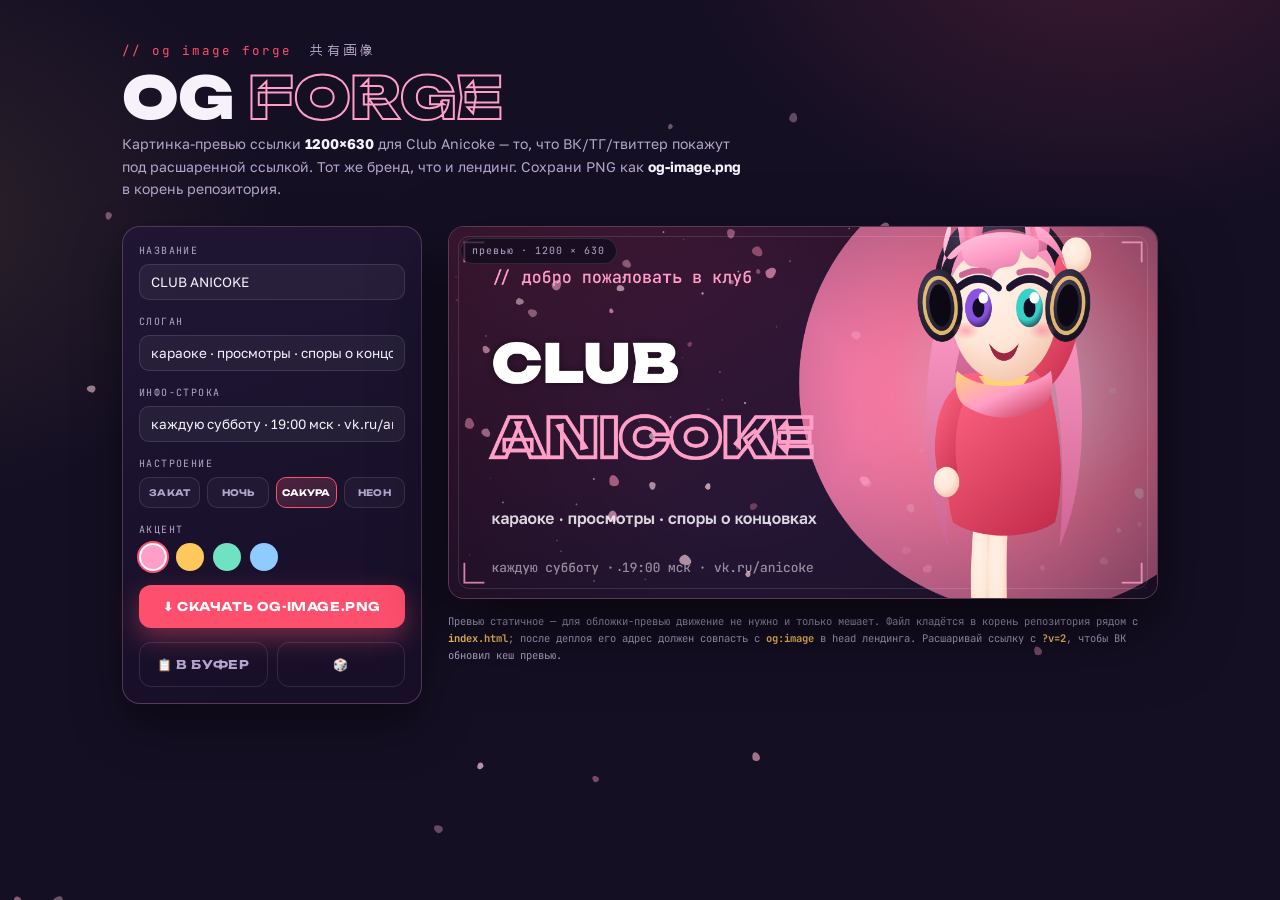
<file: og-maker.html>
<!DOCTYPE html>
<html lang="ru">

<head>
  <meta charset="UTF-8">
  <meta name="viewport" content="width=device-width, initial-scale=1">
  <title>OG Image Forge — картинка превью для Club Anicoke</title>
  <meta name="theme-color" content="#150f24">
  <link rel="icon"
    href="data:image/svg+xml,<svg xmlns='http://www.w3.org/2000/svg' viewBox='0 0 100 100'><text y='.9em' font-size='90'>🖼️</text></svg>">
  <link rel="preconnect" href="https://fonts.googleapis.com">
  <link rel="preconnect" href="https://fonts.gstatic.com" crossorigin>
  <link
    href="https://fonts.googleapis.com/css2?family=Unbounded:wght@700;900&family=Golos+Text:wght@400;500;600;700&family=DotGothic16&family=JetBrains+Mono:wght@400;500&display=swap"
    rel="stylesheet">
  <style>
    :root {
      --ink: #150f24;
      --ink-2: #1e1633;
      --ink-3: #2a2044;
      --line: rgba(255, 255, 255, .11);
      --text: #f6f1fb;
      --muted: #b3a5ca;
      --sakura: #ff9ec7;
      --hot: #ff4f6e;
      --gold: #ffc85c;
      --mint: #6fe3c1;
      --sky: #8ecbff;
      --display: 'Unbounded', sans-serif;
      --body: 'Golos Text', sans-serif;
      --jp: 'DotGothic16', sans-serif;
      --mono: 'JetBrains Mono', monospace;
    }

    * {
      margin: 0;
      padding: 0;
      box-sizing: border-box
    }

    body {
      font-family: var(--body);
      background: var(--ink);
      color: var(--text);
      line-height: 1.6;
      overflow-x: hidden
    }

    body::before {
      content: "";
      position: fixed;
      inset: 0;
      z-index: -3;
      background:
        radial-gradient(700px 520px at 86% -10%, rgba(255, 79, 110, .18), transparent 60%),
        radial-gradient(620px 480px at -8% 24%, rgba(255, 200, 92, .10), transparent 60%), var(--ink);
    }

    #bg {
      position: fixed;
      inset: 0;
      z-index: -2;
      pointer-events: none
    }

    ::selection {
      background: var(--hot);
      color: #fff
    }

    .wrap {
      max-width: 1080px;
      margin: 0 auto;
      padding: 40px 22px 90px;
      position: relative;
      z-index: 2
    }

    .tag {
      font-family: var(--mono);
      color: var(--hot);
      letter-spacing: .16em;
      font-size: 12.5px
    }

    .tag .jp {
      font-family: var(--jp);
      color: var(--muted);
      margin-left: 8px;
      letter-spacing: .3em
    }

    h1 {
      font-family: var(--display);
      font-weight: 900;
      font-size: clamp(30px, 6vw, 58px);
      line-height: .9;
      text-transform: uppercase;
      letter-spacing: -.01em;
      margin: 10px 0
    }

    h1 em {
      font-style: normal;
      color: transparent;
      -webkit-text-stroke: 2px var(--sakura)
    }

    .sub {
      color: var(--muted);
      font-size: 14px;
      max-width: 620px;
      margin-bottom: 26px
    }

    .sub b {
      color: var(--text)
    }

    .grid {
      display: grid;
      grid-template-columns: 300px 1fr;
      gap: 26px;
      align-items: start
    }

    .panel {
      background: linear-gradient(165deg, var(--ink-2), #170f28);
      border: 1px solid rgba(255, 158, 199, .26);
      border-radius: 18px;
      padding: 16px;
      box-shadow: 0 22px 50px rgba(0, 0, 0, .45);
      display: grid;
      gap: 14px
    }

    .cap {
      font-family: var(--mono);
      font-size: 10px;
      letter-spacing: .14em;
      text-transform: uppercase;
      color: var(--muted)
    }

    .field {
      display: grid;
      gap: 5px
    }

    .field input {
      width: 100%;
      background: rgba(255, 255, 255, .05);
      border: 1px solid var(--line);
      color: var(--text);
      border-radius: 10px;
      padding: 9px 11px;
      font-family: var(--body);
      font-size: 13.5px;
      outline: none
    }

    .field input:focus {
      border-color: var(--sakura);
      box-shadow: 0 0 0 3px rgba(255, 158, 199, .16)
    }

    .seg {
      display: grid;
      grid-template-columns: repeat(4, 1fr);
      gap: 7px
    }

    .seg button {
      font-family: var(--display);
      font-weight: 700;
      font-size: 9px;
      letter-spacing: .02em;
      text-transform: uppercase;
      padding: 9px 3px;
      border-radius: 10px;
      border: 1px solid var(--line);
      background: rgba(255, 255, 255, .03);
      color: var(--muted);
      cursor: pointer;
      transition: .18s
    }

    .seg button:hover {
      border-color: rgba(255, 158, 199, .4);
      color: var(--text)
    }

    .seg button.on {
      background: linear-gradient(160deg, rgba(255, 79, 110, .24), rgba(255, 158, 199, .1));
      border-color: var(--hot);
      color: #fff
    }

    .accs {
      display: flex;
      gap: 9px
    }

    .acc {
      width: 28px;
      height: 28px;
      border-radius: 50%;
      cursor: pointer;
      border: 2px solid transparent;
      transition: .16s
    }

    .acc:hover {
      transform: scale(1.12)
    }

    .acc.on {
      border-color: #fff;
      box-shadow: 0 0 0 2px var(--hot)
    }

    .btn {
      font-family: var(--display);
      font-weight: 700;
      font-size: 12px;
      letter-spacing: .05em;
      text-transform: uppercase;
      border: 0;
      border-radius: 12px;
      padding: 14px;
      cursor: pointer;
      transition: .2s;
      display: flex;
      align-items: center;
      justify-content: center;
      gap: 8px
    }

    .btn-hot {
      background: var(--hot);
      color: #fff;
      box-shadow: 0 10px 26px rgba(255, 79, 110, .4)
    }

    .btn-hot:hover {
      transform: translateY(-2px)
    }

    .btn-ghost {
      background: transparent;
      color: var(--muted);
      border: 1px solid var(--line)
    }

    .btn-ghost:hover {
      color: var(--text);
      border-color: var(--sakura)
    }

    .row {
      display: grid;
      grid-template-columns: 1fr 1fr;
      gap: 9px
    }

    .stage {
      display: grid;
      gap: 14px
    }

    .frame {
      position: relative;
      border-radius: 16px;
      overflow: hidden;
      border: 1px solid rgba(255, 158, 199, .32);
      background: #0e0a1c;
      box-shadow: 0 30px 70px rgba(0, 0, 0, .6);
      aspect-ratio: 1200/630;
      width: 100%
    }

    .frame::before {
      content: "";
      position: absolute;
      inset: 9px;
      border: 1px solid rgba(255, 255, 255, .12);
      border-radius: 11px;
      pointer-events: none;
      z-index: 3
    }

    #art {
      position: absolute;
      inset: 0;
      width: 100%;
      height: 100%;
      display: block
    }

    .ftag {
      position: absolute;
      top: 11px;
      left: 11px;
      z-index: 4;
      font-family: var(--mono);
      font-size: 10px;
      letter-spacing: .1em;
      color: var(--muted);
      background: rgba(14, 10, 28, .7);
      border: 1px solid var(--line);
      border-radius: 999px;
      padding: 4px 11px
    }

    .note {
      font-family: var(--mono);
      font-size: 10.5px;
      color: var(--muted);
      line-height: 1.6
    }

    .note b {
      color: var(--gold)
    }

    .toast {
      position: fixed;
      bottom: 26px;
      left: 50%;
      transform: translate(-50%, 90px);
      z-index: 300;
      background: var(--ink-2);
      border: 1px solid var(--sakura);
      color: var(--text);
      padding: 13px 22px;
      border-radius: 12px;
      box-shadow: 0 14px 34px rgba(0, 0, 0, .55);
      transition: transform .45s cubic-bezier(.2, .9, .3, 1.2);
      font-size: 14px
    }

    .toast.show {
      transform: translate(-50%, 0)
    }

    @media(max-width:820px) {
      .grid {
        grid-template-columns: 1fr
      }
    }
  </style>
</head>

<body>
  <canvas id="bg" aria-hidden="true"></canvas>
  <div class="wrap">
    <div class="tag">// og image forge <span class="jp">共有画像</span></div>
    <h1>OG <em>FORGE</em></h1>
    <p class="sub">Картинка‑превью ссылки <b>1200×630</b> для Club Anicoke — то, что ВК/ТГ/твиттер покажут под
      расшаренной ссылкой. Тот же бренд, что и лендинг. Сохрани PNG как <b>og-image.png</b> в корень репозитория.</p>

    <div class="grid">
      <aside class="panel">
        <div class="field"><span class="cap">название</span><input type="text" id="t-title" value="CLUB ANICOKE"></div>
        <div class="field"><span class="cap">слоган</span><input type="text" id="t-slogan"
            value="караоке · просмотры · споры о концовках"></div>
        <div class="field"><span class="cap">инфо-строка</span><input type="text" id="t-info"
            value="каждую субботу · 19:00 мск · vk.ru/anicoke"></div>
        <div class="field"><span class="cap">настроение</span>
          <div class="seg" id="mood"></div>
        </div>
        <div class="field"><span class="cap">акцент</span>
          <div class="accs" id="acc"></div>
        </div>
        <button class="btn btn-hot" id="dl">⬇ скачать og-image.png</button>
        <div class="row"><button class="btn btn-ghost" id="copy">📋 в буфер</button><button class="btn btn-ghost"
            id="rand">🎲</button></div>
      </aside>

      <section class="stage">
        <div class="frame"><span class="ftag">превью · 1200 × 630</span><canvas id="art"></canvas></div>
        <div class="note">Превью статичное — для обложки‑превью движение не нужно и только мешает. Файл кладётся в
          корень репозитория рядом с <b>index.html</b>; после деплоя его адрес должен совпасть с <b>og:image</b> в head
          лендинга. Расшаривай ссылку с <b>?v=2</b>, чтобы ВК обновил кеш превью.</div>
      </section>
    </div>
  </div>
  <div class="toast" id="toast"></div>

  <script>
    const $ = s => document.querySelector(s);
    function on(sel, ev, fn) { const el = typeof sel === 'string' ? $(sel) : sel; if (el) { el.addEventListener(ev, fn); return el; } return null; }
    const W = 1200, H = 630;

    /* ambient-фон страницы */
    (() => {
      const cv = $('#bg'), cx = cv.getContext('2d'); let w, h, ps = []; const C = ['#ffb7d5', '#ff9ec7', '#ffd3e4'];
      function rs() { w = cv.width = innerWidth; h = cv.height = innerHeight; } addEventListener('resize', rs); rs();
      for (let i = 0; i < 18; i++)ps.push({ x: Math.random() * w, y: Math.random() * h, s: 5 + Math.random() * 7, vy: .4 + Math.random() * .8, ph: Math.random() * 6.28, sw: .4 + Math.random() * .6, rot: Math.random() * 6.28, vr: (Math.random() - .5) * .04, c: C[Math.random() * 3 | 0], a: .3 + Math.random() * .4 });
      function petal(p) {
        cx.save(); cx.translate(p.x, p.y); cx.rotate(p.rot); cx.globalAlpha = p.a; cx.fillStyle = p.c; const s = p.s;
        cx.beginPath(); cx.moveTo(0, 0); cx.bezierCurveTo(s * .6, -s * .5, s * 1.1, -s * .1, s * .55, s * .5); cx.bezierCurveTo(s * .2, s * .75, -s * .1, s * .4, 0, 0); cx.fill(); cx.restore();
      }
      (function l() { cx.clearRect(0, 0, w, h); for (const p of ps) { p.ph += .02; p.y += p.vy; p.x += Math.sin(p.ph) * p.sw + .2; p.rot += p.vr; if (p.y > h + 20) { p.y = -20; p.x = Math.random() * w; } petal(p); } requestAnimationFrame(l); })();
    })();

    const MOODS = {
      sunset: { name: 'закат', bg: [[0, '#3a1230'], [.5, '#241029'], [1, '#150f24']], sun: { x: .82, y: .42, r: .62, c0: '#ff8fa0', c1: '#e63956', c2: '#b81f42' } },
      night: { name: 'ночь', bg: [[0, '#160f2c'], [1, '#0d0a1c']], sun: { x: .82, y: .4, r: .55, c0: 'rgba(143,203,255,.5)', c1: 'rgba(111,227,193,.16)', c2: 'transparent' } },
      sakura: { name: 'сакура', bg: [[0, '#4a1c3c'], [.5, '#341634'], [1, '#241634']], sun: { x: .82, y: .42, r: .62, c0: '#ffc2dd', c1: '#ff7da6', c2: '#d96f9c' } },
      neon: { name: 'неон', bg: [[0, '#120c22'], [1, '#0a0716']], sun: { x: .82, y: .44, r: .55, c0: 'rgba(111,227,193,.42)', c1: 'rgba(255,79,110,.18)', c2: 'transparent' } },
    };
    const ACCS = ['#ff9ec7', '#ffc85c', '#6fe3c1', '#8ecbff'];
    const S = { mood: 'sakura', accent: '#ff9ec7', title: 'CLUB ANICOKE', slogan: 'караоке · просмотры · споры о концовках', info: 'каждую субботу · 19:00 мск · vk.ru/anicoke' };
    function rng(seed) { let s = seed >>> 0; return () => { s = (s * 1664525 + 1013904223) >>> 0; return s / 4294967296; }; }
    function rr(c, x, y, w, h, r) { r = Math.min(r, w / 2, h / 2); c.beginPath(); c.moveTo(x + r, y); c.arcTo(x + w, y, x + w, y + h, r); c.arcTo(x + w, y + h, x, y + h, r); c.arcTo(x, y + h, x, y, r); c.arcTo(x, y, x + w, y, r); c.closePath(); }

    /* компактная, но узнаваемая Юки (один статичный вид — для превью реакций не нужно) */
    function yukiSVG() {
      const id = 'og'; const p = { hair: ['#ffd0e6', '#ff9ec7', '#cf6494'], skin: '#ffe7d8', skinSh: '#efbca2', cloth: ['#ff6482', '#c52f4d'], accent: '#ffd27a', eye: '#8a52e0', eye2: '#39d0c8' };
      const [hL, hM, hD] = p.hair, [cL, cD] = p.cloth;
      const defs = `<defs>
   <linearGradient id="${id}_h" x1=".2" y1="0" x2=".8" y2="1"><stop offset="0" stop-color="${hL}"/><stop offset=".45" stop-color="${hM}"/><stop offset="1" stop-color="${hD}"/></linearGradient>
   <linearGradient id="${id}_hd" x1="0" y1="0" x2="0" y2="1"><stop offset="0" stop-color="${hM}"/><stop offset="1" stop-color="${hD}"/></linearGradient>
   <radialGradient id="${id}_sk" cx=".38" cy=".32" r=".82"><stop offset="0" stop-color="#fff2e8"/><stop offset=".5" stop-color="${p.skin}"/><stop offset="1" stop-color="${p.skinSh}"/></radialGradient>
   <linearGradient id="${id}_cl" x1=".2" y1="0" x2=".8" y2="1"><stop offset="0" stop-color="${cL}"/><stop offset="1" stop-color="${cD}"/></linearGradient>
   <linearGradient id="${id}_sc" x1="0" y1="0" x2="1" y2="1"><stop offset="0" stop-color="${p.accent}"/><stop offset=".5" stop-color="${hM}"/><stop offset="1" stop-color="${cD}"/></linearGradient>
   <radialGradient id="${id}_eye0" cx=".4" cy=".3" r=".85"><stop offset="0" stop-color="${p.eye}"/><stop offset=".6" stop-color="${p.eye}"/><stop offset="1" stop-color="#140d24"/></radialGradient>
   <radialGradient id="${id}_eye1" cx=".4" cy=".3" r=".85"><stop offset="0" stop-color="${p.eye2}"/><stop offset=".6" stop-color="${p.eye2}"/><stop offset="1" stop-color="#140d24"/></radialGradient>
   <radialGradient id="${id}_bl" cx=".5" cy=".5" r=".5"><stop offset="0" stop-color="#ff7d9c" stop-opacity=".6"/><stop offset="1" stop-color="#ff7d9c" stop-opacity="0"/></radialGradient>
   <radialGradient id="${id}_ear" cx=".5" cy=".7" r=".7"><stop offset="0" stop-color="#ff8fb0"/><stop offset="1" stop-color="#d96f9c"/></radialGradient>
   <radialGradient id="${id}_hp" cx=".34" cy=".3" r=".85"><stop offset="0" stop-color="#4a4260"/><stop offset=".5" stop-color="#2a2438"/><stop offset="1" stop-color="#100c1a"/></radialGradient></defs>`;
      const ears = `<g><path d="M50,42 C44,16 52,8 60,14 C62,26 60,36 58,44 Z" fill="url(#${id}_h)"/><path d="M52,38 C49,22 54,16 58,20 C59,28 58,34 56,40 Z" fill="url(#${id}_ear)"/></g><g><path d="M90,42 C96,16 88,8 80,14 C78,26 80,36 82,44 Z" fill="url(#${id}_h)"/><path d="M88,38 C91,22 86,16 82,20 C81,28 82,34 84,40 Z" fill="url(#${id}_ear)"/></g>`;
      const hp = `<path d="M41,54 C44,22 96,22 99,54" stroke="url(#${id}_hp)" stroke-width="7.5" fill="none" stroke-linecap="round"/>`;
      const back = `<path d="M40,56 C36,30 104,30 100,56 C100,72 96,84 92,92 L48,92 C44,84 40,72 40,56 Z" fill="url(#${id}_hd)"/>`;
      const long = `<path d="M42,58 C30,92 30,134 44,160 C40,128 44,96 52,72 Z" fill="url(#${id}_hd)"/><path d="M98,58 C110,92 110,134 96,160 C100,128 96,96 88,72 Z" fill="url(#${id}_hd)"/>`;
      const leg = x => `<g><path d="M${x},148 C${x - 2},166 ${x - 2},182 ${x},196 C${x + 4},198 ${x + 8},196 ${x + 8},190 C${x + 7},178 ${x + 7},162 ${x + 8},150 Z" fill="url(#${id}_sk)"/><path d="M${x - 4},192 q-3,9 7,10 q13,1 13,-6 q0,-6 -9,-7 q-8,-1 -11,3z" fill="url(#${id}_cl)"/></g>`;
      const torso = `<path d="M50,92 C48,90 92,90 90,92 C97,114 99,134 94,150 C82,157 58,157 46,150 C41,134 43,114 50,92 Z" fill="url(#${id}_cl)"/><path d="M58,92 L70,106 L82,92 Z" fill="${p.accent}"/>`;
      const armL = `<path d="M48,96 C38,102 35,120 40,134 C44,138 49,136 48,129 C46,118 48,106 53,99 Z" fill="url(#${id}_cl)"/><circle cx="43" cy="134" r="6" fill="url(#${id}_sk)"/>`;
      const armR = `<path d="M92,96 C104,86 110,64 105,46 C100,40 93,43 94,52 C97,66 92,80 84,90 Z" fill="url(#${id}_cl)"/><circle cx="104" cy="44" r="7" fill="url(#${id}_sk)"/>`;
      const scarf = `<path d="M48,90 C58,98 82,98 92,90 C94,96 92,102 88,104 C76,110 64,110 52,104 C48,102 46,96 48,90 Z" fill="url(#${id}_sc)"/>`;
      const face = `<path d="M44,60 C44,34 96,34 96,60 C96,82 84,94 70,94 C56,94 44,82 44,60 Z" fill="url(#${id}_sk)"/>`;
      const front = `<path d="M40,56 C38,28 102,28 100,56 C100,42 92,34 84,32 C90,44 84,50 78,42 C76,54 68,44 64,54 C60,44 52,54 50,42 C44,50 38,44 44,32 C48,34 40,42 40,56 Z" fill="url(#${id}_h)"/>`;
      const cup = (px, rot) => `<g transform="rotate(${rot} ${px} 64)"><ellipse cx="${px}" cy="64" rx="10.5" ry="14.5" fill="url(#${id}_hp)"/><ellipse cx="${px}" cy="64" rx="7.4" ry="11" fill="none" stroke="${p.accent}" stroke-width="1.6" opacity=".85"/><ellipse cx="${px}" cy="64" rx="5" ry="8.4" fill="#0c0814"/></g>`;
      const eye = (ex, g) => `<g><ellipse cx="${ex}" cy="65" rx="6.3" ry="7.7" fill="url(#${g})"/><ellipse cx="${ex}" cy="65" rx="2.8" ry="3.8" fill="#120b22"/><circle cx="${ex + 2.3}" cy="61" r="2.3" fill="#fff"/><path d="M${ex - 9.5},57 q9.5,-7 19,0" stroke="#1d1430" stroke-width="3" fill="none" stroke-linecap="round"/></g>`;
      const feat = `<path d="M50,52 q7,-3 13,-1" stroke="${hD}" stroke-width="2.4" fill="none" stroke-linecap="round"/><path d="M77,51 q7,-2 13,1" stroke="${hD}" stroke-width="2.4" fill="none" stroke-linecap="round"/>${eye(58, id + '_eye0')}${eye(82, id + '_eye1')}<ellipse cx="52" cy="74" rx="6.5" ry="3.6" fill="url(#${id}_bl)"/><ellipse cx="88" cy="74" rx="6.5" ry="3.6" fill="url(#${id}_bl)"/><path d="M63,79 q7,8 14,0 q-2,7 -7,7 q-5,0 -7,-7z" fill="#9c2740"/>`;
      return `<svg xmlns="http://www.w3.org/2000/svg" width="140" height="240" viewBox="0 0 140 240">${defs}<ellipse cx="70" cy="232" rx="30" ry="6" fill="rgba(0,0,0,.35)"/>${back}${long}${hp}${ears}${leg(56)}${leg(64)}${torso}${armL}${armR}${scarf}${face}${front}${cup(40, -8)}${cup(100, 8)}${feat}</svg>`;
    }
    let yuki = null;
    function loadYuki() { return new Promise(r => { const img = new Image(); img.onload = () => { yuki = img; r(); }; img.onerror = () => r(); img.src = 'data:image/svg+xml;charset=utf-8,' + encodeURIComponent(yukiSVG()); }); }

    function draw() {
      const cv = $('#art'); cv.width = W; cv.height = H; const c = cv.getContext('2d'); const m = MOODS[S.mood], AC = S.accent;
      const g = c.createLinearGradient(0, 0, W * .3, H); m.bg.forEach(s => g.addColorStop(s[0], s[1])); c.fillStyle = g; c.fillRect(0, 0, W, H);
      const r = rng(7); c.fillStyle = '#fff'; for (let i = 0; i < 70; i++) { c.globalAlpha = .12 + r() * .6; c.beginPath(); c.arc(r() * W, r() * H, r() * 1.6 + .4, 0, 6.28); c.fill(); } c.globalAlpha = 1;
      if (m.sun) {
        const sx = m.sun.x * W, sy = m.sun.y * H, sr = m.sun.r * Math.min(W, H); const rg = c.createRadialGradient(sx, sy, 0, sx, sy, sr);
        rg.addColorStop(0, m.sun.c0); rg.addColorStop(.6, m.sun.c1); rg.addColorStop(1, m.sun.c2); c.fillStyle = rg; c.beginPath(); c.arc(sx, sy, sr, 0, 6.28); c.fill();
      }
      const C = ['#ffb7d5', '#ff9ec7', '#ffd3e4', '#ff8fb8']; const r2 = rng(42);
      for (let i = 0; i < 46; i++) {
        const x = r2() * W, y = r2() * H, s = 8 + r2() * 16, rot = r2() * 6.28; c.save(); c.translate(x, y); c.rotate(rot); c.globalAlpha = .3 + r2() * .45; c.fillStyle = C[r2() * 4 | 0];
        c.beginPath(); c.moveTo(0, 0); c.bezierCurveTo(s * .6, -s * .5, s * 1.1, -s * .1, s * .55, s * .5); c.bezierCurveTo(s * .2, s * .75, -s * .1, s * .4, 0, 0); c.fill(); c.restore();
      } c.globalAlpha = 1;
      const vg = c.createRadialGradient(W * .42, H * .5, H * .3, W * .42, H * .5, W * .8); vg.addColorStop(0, 'transparent'); vg.addColorStop(1, 'rgba(8,5,16,.55)'); c.fillStyle = vg; c.fillRect(0, 0, W, H);

      // Юки справа
      if (yuki) { const hh = H * 1.02, ww = hh * (140 / 240); c.drawImage(yuki, 18, 30, 104, 150, W - ww - W * .06, -H * .02, ww, hh); }
      // угловые маркеры
      c.strokeStyle = AC; c.lineWidth = 3; c.globalAlpha = .8; const cm = 26, cl = 34;
      [[cm, cm, 1, 1], [W - cm, cm, -1, 1], [cm, H - cm, 1, -1], [W - cm, H - cm, -1, -1]].forEach(([x, y, dx, dy]) => { c.beginPath(); c.moveTo(x, y + dy * cl); c.lineTo(x, y); c.lineTo(x + dx * cl, y); c.stroke(); });
      c.globalAlpha = 1;

      // текст слева — абсолютные Y, чтобы строки не наезжали друг на друга на низком 630px
      const pad = W * .06;
      const maxW = W * .46;                       // правая граница левого текста: до солнца/Юки
      const fit = (txt, maxPx, wt, fam) => { let fs = maxPx; while (fs > 10) { c.font = `${wt} ${fs}px ${fam}`; if (c.measureText(txt).width <= maxW) break; fs -= 1; } return fs; };
      c.textAlign = 'left'; c.textBaseline = 'alphabetic';

      // верхняя моно-подпись (отдельно, над заголовком)
      c.fillStyle = AC; c.font = `500 ${H * .045}px 'JetBrains Mono',monospace`;
      c.fillText('// добро пожаловать в клуб', pad, H * .15);

      // заголовок в две строки: размер берём по более длинной строке, чтобы обе влезли слева
      const parts = S.title.split(' '); const l1 = parts[0] || '', l2 = parts.slice(1).join(' ') || '';
      const clubFs = Math.min(H * .17, fit(l1, H * .17, '900', 'Unbounded, sans-serif'), fit(l2, H * .17, '900', 'Unbounded, sans-serif'));
      c.fillStyle = '#fff'; c.font = `900 ${clubFs}px 'Unbounded',sans-serif`;
      c.save(); c.shadowColor = 'rgba(0,0,0,.5)'; c.shadowBlur = 14; c.fillText(l1, pad, H * .42); c.restore();
      c.lineWidth = clubFs * .07; c.strokeStyle = AC; c.font = `900 ${clubFs}px 'Unbounded',sans-serif`;
      c.strokeText(l2, pad, H * .62);

      // слоган (авто-уменьшается, если длинный — не заедет на солнце)
      c.fillStyle = 'rgba(246,241,251,.88)'; c.font = `600 ${fit(S.slogan, H * .052, '600', 'Golos Text, sans-serif')}px 'Golos Text',sans-serif`;
      c.fillText(S.slogan, pad, H * .80);

      // инфо-лента у низа
      c.fillStyle = 'rgba(246,241,251,.55)'; c.font = `500 ${fit(S.info, H * .04, '500', 'JetBrains Mono, monospace')}px 'JetBrains Mono',monospace`;
      c.fillText(S.info, pad, H * .93);
    }

    /* панели (элементы передаются напрямую — без строковых селекторов внутри) */
    const moodEl = $('#mood');
    if (moodEl) Object.entries(MOODS).forEach(([k, m]) => {
      const b = document.createElement('button'); b.dataset.m = k; if (k === S.mood) b.classList.add('on'); b.textContent = m.name;
      b.onclick = () => { moodEl.querySelectorAll('button').forEach(x => x.classList.remove('on')); b.classList.add('on'); S.mood = k; draw(); }; moodEl.appendChild(b);
    });
    const accEl = $('#acc');
    if (accEl) ACCS.forEach(c => {
      const d = document.createElement('div'); d.className = 'acc' + (c === S.accent ? ' on' : ''); d.style.background = c;
      d.onclick = () => { accEl.querySelectorAll('.acc').forEach(x => x.classList.remove('on')); d.classList.add('on'); S.accent = c; draw(); }; accEl.appendChild(d);
    });
    [['#t-title', 'title'], ['#t-slogan', 'slogan'], ['#t-info', 'info']].forEach(([sel, key]) => on(sel, 'input', e => { S[key] = e.target.value; draw(); }));

    on('#rand', 'click', () => {
      const mk = Object.keys(MOODS); S.mood = mk[Math.random() * 4 | 0]; S.accent = ACCS[Math.random() * 4 | 0];
      if (moodEl) moodEl.querySelectorAll('button').forEach(x => x.classList.toggle('on', x.dataset.m === S.mood));
      if (accEl) accEl.querySelectorAll('.acc').forEach(x => x.classList.toggle('on', x.style.background === hexToRgb(S.accent) || x.dataset.c === S.accent));
      draw(); toast('🎲 новый вариант');
    });
    function hexToRgb(h) { const n = parseInt(h.slice(1), 16); return `rgb(${(n >> 16) & 255}, ${(n >> 8) & 255}, ${n & 255})`; }

    on('#dl', 'click', async () => { await ready(); $('#art').toBlob(b => { const a = document.createElement('a'); a.href = URL.createObjectURL(b); a.download = 'og-image.png'; a.click(); URL.revokeObjectURL(a.href); toast('🌸 og-image.png скачан — клади в корень репозитория'); }, 'image/png'); });
    on('#copy', 'click', async () => {
      await ready(); try {
        const b = await new Promise(r => $('#art').toBlob(r, 'image/png'));
        if (!navigator.clipboard || !window.ClipboardItem) throw 0; await navigator.clipboard.write([new ClipboardItem({ 'image/png': b })]); toast('📋 в буфере');
      } catch (e) { toast('⚠ буфер недоступен — скачай PNG'); }
    });

    async function ready() { await Promise.all(['900 100px Unbounded', '600 100px Golos Text', '500 100px JetBrains Mono'].map(f => document.fonts.load(f).catch(() => { }))); await document.fonts.ready; }
    let tT; function toast(m) { const t = $('#toast'); if (!t) return; t.textContent = m; t.classList.add('show'); clearTimeout(tT); tT = setTimeout(() => t.classList.remove('show'), 2800); }

    (async () => { await ready(); await loadYuki(); draw(); })();
  </script>
</body>

</html>
</file>
<file: style.css>
:root {
    --ink: #150f24;
    --ink-2: #1e1633;
    --ink-3: #2a2044;
    --line: rgba(255, 255, 255, .11);
    --text: #f6f1fb;
    --muted: #b3a5ca;
    --sakura: #ff9ec7;
    --hot: #ff4f6e;
    --gold: #ffc85c;
    --mint: #6fe3c1;
    --sky: #8ecbff;
    --display: 'Unbounded', sans-serif;
    --body: 'Golos Text', sans-serif;
    --jp: 'DotGothic16', sans-serif;
    --mono: 'JetBrains Mono', monospace;
}

* {
    margin: 0;
    padding: 0;
    box-sizing: border-box
}

html {
    scroll-behavior: smooth
}

html.intro-lock {
    overflow: hidden
}

body {
    font-family: var(--body);
    background: var(--ink);
    color: var(--text);
    line-height: 1.65;
    overflow-x: hidden;
    font-size: 16px;
}

body::before {
    content: "";
    position: fixed;
    inset: 0;
    z-index: -3;
    background:
        radial-gradient(900px 620px at 88% -8%, rgba(255, 79, 110, .20), transparent 60%),
        radial-gradient(760px 540px at -12% 32%, rgba(255, 158, 199, .13), transparent 60%),
        radial-gradient(820px 620px at 72% 96%, rgba(255, 200, 92, .09), transparent 60%),
        var(--ink);
}

body::after {
    content: "";
    position: fixed;
    inset: 0;
    z-index: 90;
    pointer-events: none;
    opacity: .05;
    background-image: url("data:image/svg+xml,<svg xmlns='http://www.w3.org/2000/svg' width='120' height='120'><filter id='n'><feTurbulence type='fractalNoise' baseFrequency='0.9' numOctaves='2'/></filter><rect width='120' height='120' filter='url(%23n)' opacity='0.7'/></svg>");
}

::selection {
    background: var(--hot);
    color: #fff
}

::-webkit-scrollbar {
    width: 10px
}

::-webkit-scrollbar-track {
    background: var(--ink)
}

::-webkit-scrollbar-thumb {
    background: var(--ink-3);
    border-radius: 8px
}

a,
button {
    font-family: inherit
}

a:focus-visible,
button:focus-visible,
input:focus-visible,
[tabindex]:focus-visible {
    outline: 2px solid var(--gold);
    outline-offset: 3px
}

img,
svg {
    display: block
}

/* ---------- фоновые слои ---------- */
#sakura {
    position: fixed;
    inset: 0;
    z-index: 80;
    pointer-events: none
}

.stars {
    position: fixed;
    inset: 0;
    z-index: 0;
    pointer-events: none
}

.stars i {
    position: absolute;
    background: #fff;
    border-radius: 50%;
    opacity: .5;
    animation: twinkle 3s infinite
}

@keyframes twinkle {

    0%,
    100% {
        opacity: .12
    }

    50% {
        opacity: .85
    }
}

#scrollProgress {
    position: fixed;
    top: 0;
    left: 0;
    height: 3px;
    width: 0;
    z-index: 260;
    background: linear-gradient(90deg, var(--sakura), var(--hot), var(--gold))
}

.wrap {
    max-width: 1180px;
    margin: 0 auto;
    padding: 0 24px;
    position: relative;
    z-index: 2
}

section {
    position: relative;
    padding: 110px 0
}

section[id] {
    scroll-margin-top: 90px
}

/* ---------- кнопки ---------- */
.btn {
    display: inline-flex;
    align-items: center;
    justify-content: center;
    gap: 10px;
    font-family: var(--display);
    font-size: 12.5px;
    letter-spacing: .08em;
    text-transform: uppercase;
    padding: 15px 26px;
    border-radius: 999px;
    border: 1px solid transparent;
    cursor: pointer;
    text-decoration: none;
    transition: transform .2s, box-shadow .2s, background .25s, color .25s, border-color .25s
}

.btn-hot {
    background: var(--hot);
    color: #fff;
    box-shadow: 0 8px 26px rgba(255, 79, 110, .35)
}

.btn-hot:hover {
    transform: translateY(-2px);
    box-shadow: 0 14px 34px rgba(255, 79, 110, .5)
}

.btn-ghost {
    border-color: var(--line);
    color: var(--text);
    background: transparent
}

.btn-ghost:hover {
    border-color: var(--sakura);
    color: var(--sakura);
    transform: translateY(-2px)
}

.btn.done {
    background: var(--mint);
    color: #10332a;
    box-shadow: 0 8px 26px rgba(111, 227, 193, .35)
}

/* ---------- навигация ---------- */
.nav {
    position: fixed;
    top: 0;
    left: 0;
    right: 0;
    z-index: 200;
    transition: background .3s, border-color .3s, backdrop-filter .3s;
    border-bottom: 1px solid transparent
}

.nav.scrolled {
    background: rgba(21, 15, 36, .86);
    backdrop-filter: blur(10px);
    border-color: var(--line)
}

.nav-inner {
    max-width: 1180px;
    margin: 0 auto;
    padding: 14px 24px;
    display: flex;
    align-items: center;
    gap: 30px
}

.logo {
    font-family: var(--display);
    font-weight: 900;
    font-size: 15px;
    letter-spacing: .06em;
    text-decoration: none;
    color: var(--text);
    display: flex;
    align-items: center;
    gap: 8px;
    white-space: nowrap
}

.logo .st {
    color: var(--gold);
    display: inline-block;
    animation: spinStar 9s linear infinite
}

@keyframes spinStar {
    to {
        transform: rotate(360deg)
    }
}

.nav-links {
    display: flex;
    gap: 26px;
    margin-left: auto
}

.nav a.nl {
    position: relative;
    color: var(--muted);
    text-decoration: none;
    font-size: 14px;
    font-weight: 500;
    transition: color .2s
}

.nav a.nl::after {
    content: "";
    position: absolute;
    left: 0;
    bottom: -5px;
    height: 2px;
    width: 0;
    background: var(--sakura);
    transition: width .25s
}

.nav a.nl:hover {
    color: var(--text)
}

.nav a.nl:hover::after {
    width: 100%
}

.nav .btn {
    padding: 11px 20px;
    font-size: 11px
}

/* ---------- hero ---------- */
.hero {
    min-height: 100svh;
    display: flex;
    align-items: center;
    padding: 150px 0 140px;
    overflow: hidden
}

.sun {
    position: absolute;
    z-index: 0;
    width: 520px;
    height: 520px;
    border-radius: 50%;
    right: 4%;
    top: 14%;
    background: radial-gradient(circle at 35% 32%, #ff7d92, #e63956 58%, #b81f42);
    box-shadow: 0 0 120px rgba(230, 57, 86, .35);
    animation: sunPulse 7s ease-in-out infinite
}

@keyframes sunPulse {

    0%,
    100% {
        transform: scale(1)
    }

    50% {
        transform: scale(1.035)
    }
}

.hero-jp {
    position: absolute;
    z-index: 1;
    right: -6px;
    top: 110px;
    writing-mode: vertical-rl;
    font-family: var(--jp);
    font-size: 118px;
    letter-spacing: .22em;
    color: rgba(255, 158, 199, .08);
    pointer-events: none
}

.torii {
    position: absolute;
    left: 0;
    bottom: -2px;
    width: 100%;
    z-index: 1;
    opacity: .95;
    pointer-events: none
}

.hero-grid {
    display: grid;
    grid-template-columns: 1.15fr .85fr;
    gap: 64px;
    align-items: center
}

.badge {
    display: inline-flex;
    align-items: center;
    gap: 10px;
    padding: 8px 16px;
    border: 1px solid var(--line);
    border-radius: 999px;
    font-size: 13px;
    color: var(--muted);
    background: rgba(255, 255, 255, .03);
    margin-bottom: 26px
}

.badge .dot {
    width: 8px;
    height: 8px;
    border-radius: 50%;
    background: var(--mint);
    box-shadow: 0 0 12px var(--mint);
    animation: pulse 2s infinite
}

@keyframes pulse {

    0%,
    100% {
        transform: scale(1);
        opacity: 1
    }

    50% {
        transform: scale(1.5);
        opacity: .55
    }
}

.hero-jp-top {
    font-family: var(--jp);
    color: var(--sakura);
    letter-spacing: .35em;
    font-size: 14px;
    margin-bottom: 14px
}

h1 {
    font-family: var(--display);
    font-weight: 900;
    font-size: clamp(50px, 8vw, 102px);
    line-height: .96;
    letter-spacing: -.01em;
    text-transform: uppercase
}

h1 .stroke {
    color: transparent;
    -webkit-text-stroke: 2px var(--sakura)
}

.hero-sub {
    margin: 26px 0 34px;
    max-width: 520px;
    color: var(--muted);
    font-size: 17.5px
}

.hero-sub b {
    color: var(--text)
}

.hero-cta {
    display: flex;
    gap: 16px;
    flex-wrap: wrap
}

.count-wrap {
    margin-top: 44px
}

.count-label {
    font-size: 12px;
    text-transform: uppercase;
    letter-spacing: .18em;
    color: var(--muted)
}

.count {
    display: flex;
    gap: 12px;
    margin-top: 12px;
    flex-wrap: wrap
}

.count .cell {
    background: var(--ink-2);
    border: 1px solid var(--line);
    border-radius: 12px;
    padding: 12px 14px;
    min-width: 78px;
    text-align: center;
    transition: border-color .25s, transform .25s
}

.count .cell:hover {
    border-color: rgba(255, 200, 92, .5);
    transform: translateY(-3px)
}

.cell b {
    font-family: var(--display);
    font-weight: 700;
    font-size: 26px;
    display: block;
    color: var(--gold)
}

.cell span {
    font-size: 10.5px;
    color: var(--muted);
    text-transform: uppercase;
    letter-spacing: .12em
}

.open-msg {
    font-family: var(--display);
    color: var(--mint);
    font-size: 18px;
    margin-top: 12px
}

/* билет участника */
.ticket-wrap {
    position: relative;
    z-index: 2
}

.ticket {
    position: relative;
    background: linear-gradient(160deg, #251a41, #1a1330);
    border: 1px solid rgba(255, 158, 199, .38);
    border-radius: 18px;
    padding: 26px 26px 22px;
    transform: rotate(3deg);
    box-shadow: 0 34px 70px rgba(0, 0, 0, .55);
    transition: transform .35s ease;
    max-width: 420px;
    margin-left: auto
}

.t-head {
    display: flex;
    justify-content: space-between;
    align-items: center;
    font-family: var(--display);
    font-size: 12px;
    letter-spacing: .18em;
    color: var(--sakura)
}

.t-head .jp {
    font-family: var(--jp);
    font-size: 15px;
    color: var(--muted);
    letter-spacing: .2em
}

.t-member {
    font-family: var(--display);
    font-weight: 900;
    font-size: 42px;
    line-height: 1;
    margin: 20px 0 22px;
    letter-spacing: .01em
}

.t-member em {
    font-style: normal;
    color: var(--gold)
}

.t-fields {
    display: grid;
    grid-template-columns: 1.6fr 1fr 1fr;
    gap: 14px;
    border-top: 1px dashed rgba(255, 255, 255, .18);
    padding-top: 16px
}

.t-f span {
    display: block;
    font-size: 10px;
    text-transform: uppercase;
    letter-spacing: .16em;
    color: var(--muted)
}

.t-f b {
    font-family: var(--display);
    font-weight: 700;
    font-size: 14px;
    letter-spacing: .04em
}

.barcode {
    height: 42px;
    margin-top: 20px;
    border-radius: 2px;
    opacity: .9;
    background: repeating-linear-gradient(90deg, #e8def5 0 2px, transparent 2px 5px, #e8def5 5px 6px, transparent 6px 11px, #e8def5 11px 14px, transparent 14px 17px)
}

.t-note {
    margin-top: 10px;
    font-size: 11px;
    color: var(--muted);
    letter-spacing: .06em
}

.stamp {
    position: absolute;
    right: 16px;
    bottom: 58px;
    width: 92px;
    height: 92px;
    border: 2px solid var(--hot);
    border-radius: 50%;
    display: grid;
    place-items: center;
    text-align: center;
    color: var(--hot);
    font-family: var(--display);
    font-size: 9.5px;
    letter-spacing: .14em;
    line-height: 1.5;
    transform: rotate(-14deg);
    opacity: .85;
    box-shadow: inset 0 0 0 4px rgba(255, 79, 110, .18);
    pointer-events: none
}

.nowplaying {
    display: flex;
    align-items: center;
    gap: 14px;
    background: var(--ink-2);
    border: 1px solid var(--line);
    border-radius: 14px;
    padding: 13px 18px;
    max-width: 340px;
    margin: -14px 0 0 6px;
    transform: rotate(-2deg);
    position: relative;
    z-index: 3;
    box-shadow: 0 18px 40px rgba(0, 0, 0, .4)
}

.nowplaying b {
    display: block;
    font-size: 11px;
    text-transform: uppercase;
    letter-spacing: .14em;
    color: var(--muted)
}

.nowplaying span {
    font-size: 14px;
    font-weight: 600
}

.eq {
    display: flex;
    gap: 3px;
    align-items: flex-end;
    height: 20px;
    flex: none
}

.eq i {
    width: 3.5px;
    border-radius: 2px;
    background: var(--mint);
    animation: eq 1.1s infinite ease-in-out
}

.eq i:nth-child(2) {
    animation-delay: .15s
}

.eq i:nth-child(3) {
    animation-delay: .35s
}

.eq i:nth-child(4) {
    animation-delay: .5s
}

@keyframes eq {

    0%,
    100% {
        height: 28%
    }

    50% {
        height: 100%
    }
}

/* ---------- бегущая строка ---------- */
.ticker {
    border-top: 1px solid var(--line);
    border-bottom: 1px solid var(--line);
    background: var(--ink-2);
    overflow: hidden;
    padding: 15px 0;
    position: relative;
    z-index: 2
}

.ticker-track {
    display: flex;
    gap: 52px;
    width: max-content;
    animation: tick 30s linear infinite
}

.ticker--rev .ticker-track {
    animation-direction: reverse
}

.ticker span {
    font-family: var(--display);
    font-size: 13px;
    letter-spacing: .22em;
    text-transform: uppercase;
    color: var(--muted);
    white-space: nowrap
}

.ticker b {
    color: var(--sakura);
    font-weight: 700
}

.ticker .jp {
    font-family: var(--jp);
    color: var(--gold)
}

@keyframes tick {
    to {
        transform: translateX(-50%)
    }
}

/* ---------- заголовки секций ---------- */
.sec-tag {
    font-family: var(--mono);
    color: var(--hot);
    letter-spacing: .14em;
    font-size: 13px
}

.sec-tag .jp {
    font-family: var(--jp);
    color: var(--muted);
    margin-left: 8px;
    letter-spacing: .3em
}

h2 {
    font-family: var(--display);
    font-weight: 900;
    font-size: clamp(30px, 4.6vw, 54px);
    text-transform: uppercase;
    line-height: 1.08;
    margin-top: 14px;
    letter-spacing: -.01em
}

.sec-head {
    margin-bottom: 56px;
    max-width: 760px
}

.sec-head p {
    color: var(--muted);
    margin-top: 16px;
    font-size: 17px
}

/* ---------- о клубе ---------- */
.about-grid {
    display: grid;
    grid-template-columns: 340px 1fr;
    gap: 56px;
    align-items: start
}

.about-right {
    display: grid;
    gap: 42px;
    align-content: start
}

.about-text {
    font-size: 19px;
    color: var(--muted)
}

.about-text b {
    color: var(--text)
}

mark {
    background: var(--sakura);
    color: #33102a;
    padding: 2px 9px;
    border-radius: 6px;
    font-weight: 600;
    box-decoration-break: clone;
    -webkit-box-decoration-break: clone
}

mark.g {
    background: var(--gold);
    color: #3a2a08
}

mark.m {
    background: var(--mint);
    color: #0c3329
}

.manifest {
    margin-top: 30px;
    display: grid;
    gap: 14px
}

.manifest li {
    list-style: none;
    display: flex;
    gap: 14px;
    align-items: flex-start;
    color: var(--muted);
    font-size: 15.5px
}

.manifest li::before {
    content: "⛩";
    flex: none;
    color: var(--hot)
}

.stats {
    display: grid;
    grid-template-columns: 1fr 1fr;
    gap: 16px
}

.stat {
    border: 1px solid var(--line);
    border-radius: 14px;
    padding: 26px 24px;
    background: rgba(255, 255, 255, .025);
    transition: transform .25s, border-color .25s, box-shadow .25s
}

.stat:hover {
    transform: translateY(-5px);
    border-color: rgba(255, 200, 92, .45);
    box-shadow: 0 18px 40px rgba(0, 0, 0, .35)
}

.stat b {
    font-family: var(--display);
    font-weight: 900;
    font-size: 42px;
    color: var(--gold);
    line-height: 1
}

.stat .suf {
    font-family: var(--display);
    font-weight: 900;
    font-size: 30px;
    color: var(--gold);
    font-style: normal
}

.stat .inf {
    color: var(--sakura)
}

.stat p {
    margin-top: 10px;
    font-size: 14px;
    color: var(--muted)
}

/* ---------- плакат-портрет маскота ---------- */
.portrait {
    position: relative;
    border-radius: 22px;
    overflow: hidden;
    isolation: isolate;
    border: 1px solid rgba(255, 158, 199, .32);
    background:
        radial-gradient(120% 80% at 50% 8%, rgba(255, 158, 199, .22), transparent 60%),
        radial-gradient(120% 90% at 80% 100%, rgba(255, 79, 110, .20), transparent 60%),
        radial-gradient(130% 130% at 50% 42%, transparent 52%, rgba(0, 0, 0, .5)),
        linear-gradient(165deg, #241634, #170f28);
    box-shadow: 0 30px 70px rgba(0, 0, 0, .5);
    transition: transform .15s ease-out, box-shadow .4s, border-color .4s;
    aspect-ratio: 3/4;
    display: flex;
    flex-direction: column
}

.portrait::before {
    content: "";
    position: absolute;
    inset: 12px;
    border: 1px solid rgba(255, 255, 255, .14);
    border-radius: 14px;
    pointer-events: none;
    z-index: 4
}

/* глянцевый блик-полоса — проезжает при наведении (animation, не едет обратно) */
.portrait::after {
    content: "";
    position: absolute;
    top: -30%;
    left: 0;
    width: 55%;
    height: 160%;
    z-index: 6;
    pointer-events: none;
    background: linear-gradient(105deg, transparent 30%, rgba(255, 255, 255, .16) 48%, rgba(255, 255, 255, .32) 50%, rgba(255, 255, 255, .16) 52%, transparent 70%);
    transform: translateX(-160%) skewX(-12deg);
    mix-blend-mode: screen
}

.portrait:hover::after {
    animation: sheen .95s cubic-bezier(.4, 0, .2, 1) forwards
}

@keyframes sheen {
    from {
        transform: translateX(-160%) skewX(-12deg)
    }

    to {
        transform: translateX(260%) skewX(-12deg)
    }
}

.portrait:hover {
    border-color: rgba(255, 158, 199, .6);
    box-shadow: 0 40px 80px rgba(255, 79, 110, .28)
}

.portrait:hover .portrait-art svg {
    transform: scale(1.05) rotate(-1.5deg)
}

.corner {
    position: absolute;
    width: 18px;
    height: 18px;
    z-index: 5;
    border: 2px solid var(--sakura);
    opacity: .8
}

.corner.tl {
    top: 18px;
    left: 18px;
    border-right: 0;
    border-bottom: 0
}

.corner.tr {
    top: 18px;
    right: 18px;
    border-left: 0;
    border-bottom: 0
}

.corner.bl {
    bottom: 18px;
    left: 18px;
    border-right: 0;
    border-top: 0
}

.corner.br {
    bottom: 18px;
    right: 18px;
    border-left: 0;
    border-top: 0
}

.portrait-boke {
    position: absolute;
    inset: 0;
    z-index: 0;
    pointer-events: none;
    background:
        radial-gradient(60px 60px at 22% 30%, rgba(255, 200, 92, .18), transparent 70%),
        radial-gradient(90px 90px at 82% 22%, rgba(255, 158, 199, .20), transparent 70%),
        radial-gradient(70px 70px at 70% 64%, rgba(111, 227, 193, .12), transparent 70%)
}

.portrait-jp {
    position: absolute;
    z-index: 1;
    right: 14px;
    top: 64px;
    writing-mode: vertical-rl;
    font-family: var(--jp);
    font-size: 46px;
    letter-spacing: .18em;
    color: rgba(255, 158, 199, .16);
    pointer-events: none
}

.portrait-top {
    position: relative;
    z-index: 3;
    display: flex;
    justify-content: space-between;
    align-items: center;
    padding: 22px 24px 0;
    font-family: var(--mono);
    font-size: 11px;
    letter-spacing: .18em;
    color: var(--muted)
}

.pt-vol {
    color: var(--gold);
    font-weight: 500
}

/* арт-зона: персонаж вписывается ПО ВЫСОТЕ — голова больше не обрезается */
.portrait-art {
    position: relative;
    z-index: 2;
    flex: 1;
    min-height: 0;
    display: flex;
    align-items: flex-end;
    justify-content: center;
    padding: 4px 10px 2px
}

.portrait-art svg {
    height: 100%;
    width: auto;
    max-width: 100%;
    transition: transform .5s cubic-bezier(.2, .9, .3, 1.2);
    filter: drop-shadow(0 18px 26px rgba(0, 0, 0, .5))
}

.portrait-cap {
    position: relative;
    z-index: 3;
    padding: 16px 24px 22px;
    background: linear-gradient(0deg, rgba(13, 9, 24, .92), rgba(13, 9, 24, .4) 70%, transparent);
    border-top: 1px solid rgba(255, 255, 255, .08)
}

.pc-name {
    font-family: var(--display);
    font-weight: 900;
    font-size: 30px;
    letter-spacing: .04em;
    line-height: 1
}

.pc-name em {
    font-style: normal;
    color: transparent;
    -webkit-text-stroke: 1.5px var(--sakura);
    margin-left: 8px;
    font-size: 20px
}

.pc-line {
    color: var(--muted);
    font-size: 13px;
    margin-top: 6px
}

.pc-tags {
    display: flex;
    flex-wrap: wrap;
    gap: 7px;
    margin-top: 13px
}

.ptag {
    font-size: 10.5px;
    letter-spacing: .04em;
    color: var(--sakura);
    border: 1px solid rgba(255, 158, 199, .34);
    border-radius: 999px;
    padding: 3px 10px;
    background: rgba(255, 158, 199, .06)
}

/* ---------- туториал ---------- */
#tutorial {
    background: linear-gradient(180deg, transparent, rgba(30, 22, 51, .55) 12%, rgba(30, 22, 51, .55) 88%, transparent)
}

.steps {
    position: relative;
    max-width: 880px;
    margin: 0 auto
}

.rail {
    position: absolute;
    left: 28px;
    top: 8px;
    bottom: 8px;
    width: 2px;
    background: var(--line);
    border-radius: 2px
}

.rail-fill {
    position: absolute;
    left: 0;
    top: 0;
    width: 100%;
    height: 0;
    border-radius: 2px;
    background: linear-gradient(var(--sakura), var(--hot));
    box-shadow: 0 0 14px rgba(255, 79, 110, .6)
}

.step {
    position: relative;
    padding: 0 0 58px 96px
}

.step:last-child {
    padding-bottom: 0
}

.step-num {
    position: absolute;
    left: 0;
    top: 0;
    width: 58px;
    height: 58px;
    border-radius: 50%;
    background: var(--ink-2);
    border: 2px solid var(--line);
    display: grid;
    place-items: center;
    font-family: var(--display);
    font-weight: 700;
    font-size: 16px;
    color: var(--sakura);
    transition: border-color .4s, box-shadow .4s, color .4s
}

.step.in .step-num {
    border-color: var(--hot);
    color: var(--hot);
    box-shadow: 0 0 22px rgba(255, 79, 110, .45)
}

.step-card {
    background: var(--ink-2);
    border: 1px solid var(--line);
    border-radius: 16px;
    padding: 28px;
    transition: border-color .3s, transform .3s
}

.step-card:hover {
    border-color: rgba(255, 158, 199, .35);
    transform: translateX(4px)
}

.step-card h3 {
    font-family: var(--display);
    font-weight: 700;
    font-size: 21px;
    letter-spacing: .01em;
    display: flex;
    align-items: center;
    gap: 12px;
    flex-wrap: wrap
}

.chip {
    font-family: var(--body);
    font-size: 11.5px;
    font-weight: 500;
    color: var(--gold);
    border: 1px solid rgba(255, 200, 92, .35);
    border-radius: 999px;
    padding: 3px 12px;
    letter-spacing: .05em
}

.step-card>p {
    color: var(--muted);
    margin-top: 12px;
    font-size: 15.5px
}

/* макеты интерфейса */
.mock {
    border: 1px solid var(--line);
    border-radius: 12px;
    overflow: hidden;
    background: #120d22;
    margin-top: 22px
}

.mock-bar {
    display: flex;
    align-items: center;
    gap: 7px;
    padding: 10px 14px;
    background: rgba(255, 255, 255, .045);
    border-bottom: 1px solid var(--line)
}

.mock-bar i {
    width: 10px;
    height: 10px;
    border-radius: 50%;
    flex: none
}

.mock-url {
    margin-left: 8px;
    font-family: var(--mono);
    font-size: 11.5px;
    color: var(--muted)
}

.mock-body {
    padding: 22px
}

.vk-reg {
    display: grid;
    gap: 12px;
    max-width: 360px
}

.vk-logo {
    font-family: var(--display);
    font-weight: 900;
    color: #fff;
    background: #3f8ae0;
    width: 44px;
    height: 44px;
    border-radius: 12px;
    display: grid;
    place-items: center;
    font-size: 15px
}

.field {
    border: 1px solid var(--line);
    border-radius: 10px;
    padding: 12px 16px;
    color: var(--muted);
    font-size: 14px;
    background: rgba(255, 255, 255, .03)
}

.btn-sky {
    background: #3f8ae0;
    color: #fff
}

.btn-sky:hover {
    background: #5a9ce6;
    transform: translateY(-2px)
}

.search {
    display: flex;
    align-items: center;
    gap: 10px;
    border: 1px solid var(--line);
    border-radius: 10px;
    padding: 12px 16px;
    background: rgba(255, 255, 255, .03);
    font-size: 15px
}

.s-ico {
    color: var(--muted)
}

.caret {
    display: inline-block;
    width: 2px;
    height: 18px;
    background: var(--sakura);
    animation: blink 1s steps(1) infinite
}

@keyframes blink {
    50% {
        opacity: 0
    }
}

.result {
    display: flex;
    align-items: center;
    gap: 14px;
    margin-top: 16px;
    padding: 14px;
    border: 1px solid var(--line);
    border-radius: 12px;
    background: rgba(255, 255, 255, .02)
}

.ava {
    width: 46px;
    height: 46px;
    border-radius: 50%;
    flex: none;
    display: grid;
    place-items: center;
    background: linear-gradient(140deg, var(--sakura), var(--hot));
    font-family: var(--display);
    font-weight: 900;
    font-size: 19px;
    color: #fff
}

.r-meta {
    min-width: 0
}

.r-meta b {
    display: block;
    font-size: 15px
}

.r-meta span {
    font-size: 12.5px;
    color: var(--muted)
}

.mini-btn {
    margin-left: auto;
    flex: none;
    background: transparent;
    border: 1px solid var(--sakura);
    color: var(--sakura);
    border-radius: 999px;
    padding: 8px 16px;
    font-size: 12.5px;
    font-weight: 600;
    cursor: default
}

.sub-zone {
    text-align: center;
    padding: 34px 20px
}

.sub-zone .hint {
    margin-top: 14px;
    font-size: 12.5px;
    color: var(--muted);
    letter-spacing: .05em
}

.chat {
    height: 300px;
    overflow-y: auto;
    padding: 18px;
    display: flex;
    flex-direction: column;
    gap: 12px
}

.msg {
    max-width: 78%;
    padding: 10px 14px;
    border-radius: 14px;
    font-size: 14px;
    animation: msgIn .35s ease both
}

@keyframes msgIn {
    from {
        opacity: 0;
        transform: translateY(10px)
    }

    to {
        opacity: 1;
        transform: none
    }
}

.msg.them {
    align-self: flex-start;
    background: var(--ink-3);
    border-bottom-left-radius: 4px
}

.msg.them b {
    display: block;
    font-size: 11.5px;
    color: var(--sakura);
    letter-spacing: .06em;
    margin-bottom: 2px
}

.msg.me {
    align-self: flex-end;
    background: var(--hot);
    color: #fff;
    border-bottom-right-radius: 4px
}

.chat-input {
    margin-top: auto;
    display: flex;
    gap: 10px;
    padding-top: 8px
}

.chat-input input {
    flex: 1;
    background: rgba(255, 255, 255, .05);
    border: 1px solid var(--line);
    border-radius: 999px;
    padding: 11px 18px;
    color: var(--text);
    font-family: var(--body);
    font-size: 14px
}

.chat-input input::placeholder {
    color: var(--muted)
}

.chat-input button {
    width: 44px;
    height: 44px;
    flex: none;
    border-radius: 50%;
    border: 0;
    background: var(--hot);
    color: #fff;
    font-size: 16px;
    cursor: pointer;
    transition: transform .2s, background .25s
}

.chat-input button:hover {
    transform: scale(1.08)
}

.event {
    display: flex;
    align-items: center;
    gap: 20px;
    flex-wrap: wrap
}

.e-date {
    flex: none;
    width: 76px;
    text-align: center;
    background: rgba(255, 79, 110, .12);
    border: 1px solid rgba(255, 79, 110, .4);
    border-radius: 12px;
    padding: 10px 0
}

.e-date b {
    font-family: var(--display);
    font-weight: 900;
    font-size: 28px;
    display: block;
    line-height: 1;
    color: var(--hot)
}

.e-date span {
    font-size: 10.5px;
    letter-spacing: .2em;
    color: var(--muted)
}

.e-info {
    flex: 1;
    min-width: 200px
}

.e-info b {
    display: block;
    font-size: 16.5px
}

.e-info span {
    font-size: 13px;
    color: var(--muted)
}

.e-info #seatCount {
    color: var(--gold);
    font-weight: 600
}

/* ---------- форматы (bento) ---------- */
.bento {
    display: grid;
    grid-template-columns: repeat(4, 1fr);
    grid-auto-rows: minmax(165px, auto);
    gap: 18px
}

.b-card {
    border: 1px solid var(--line);
    border-radius: 16px;
    padding: 24px;
    position: relative;
    overflow: hidden;
    background: linear-gradient(160deg, var(--ink-2), var(--ink));
    transition: transform .25s, border-color .25s, box-shadow .25s
}

.b-card:hover {
    transform: translateY(-5px);
    border-color: rgba(255, 158, 199, .45);
    box-shadow: 0 22px 44px rgba(0, 0, 0, .45)
}

.b-card .jp-tag {
    font-family: var(--jp);
    font-size: 12px;
    color: var(--hot);
    letter-spacing: .25em
}

.b-card h3 {
    font-family: var(--display);
    font-weight: 700;
    font-size: 19px;
    margin: 8px 0 8px
}

.b-card p {
    font-size: 13.5px;
    color: var(--muted);
    line-height: 1.55
}

.b-emoji {
    position: absolute;
    right: 16px;
    top: 14px;
    font-size: 30px;
    transition: transform .3s;
    filter: drop-shadow(0 6px 14px rgba(0, 0, 0, .4))
}

.b-card:hover .b-emoji {
    transform: scale(1.25) rotate(-8deg)
}

.b-karaoke {
    grid-column: span 2;
    grid-row: span 2
}

.b-karaoke h3 {
    font-size: 26px
}

.b-karaoke p {
    font-size: 14.5px;
    max-width: 340px
}

.b-karaoke .eq {
    height: 34px;
    margin-top: 26px;
    gap: 5px
}

.b-karaoke .eq i {
    width: 6px;
    background: var(--gold)
}

.b-karaoke .tagline {
    margin-top: 18px;
    font-size: 11.5px;
    text-transform: uppercase;
    letter-spacing: .18em;
    color: var(--sakura)
}

.b-watch {
    grid-column: span 2
}

.b-watch .rec {
    position: absolute;
    right: 22px;
    bottom: 18px;
    display: flex;
    align-items: center;
    gap: 7px;
    font-size: 11px;
    letter-spacing: .16em;
    color: var(--muted);
    text-transform: uppercase
}

.b-watch .rec i {
    width: 8px;
    height: 8px;
    border-radius: 50%;
    background: var(--hot);
    animation: pulse 1.6s infinite
}

.b-talk,
.b-meme {
    grid-column: span 2
}

/* ---------- FAQ ---------- */
.faq {
    max-width: 780px;
    margin: 0 auto
}

.faq-item {
    border: 1px solid var(--line);
    border-radius: 14px;
    margin-bottom: 14px;
    background: var(--ink-2);
    overflow: hidden;
    transition: border-color .3s
}

.faq-item.open {
    border-color: rgba(255, 79, 110, .45)
}

.faq-q {
    width: 100%;
    text-align: left;
    background: none;
    border: 0;
    color: var(--text);
    font-weight: 600;
    font-size: 16.5px;
    padding: 20px 24px;
    display: flex;
    justify-content: space-between;
    align-items: center;
    gap: 16px;
    cursor: pointer
}

.faq-q .pl {
    font-family: var(--display);
    color: var(--hot);
    font-size: 20px;
    transition: transform .3s;
    flex: none
}

.faq-item.open .pl {
    transform: rotate(45deg)
}

.faq-a {
    max-height: 0;
    overflow: hidden;
    transition: max-height .35s ease
}

.faq-a p {
    padding: 0 24px 22px;
    color: var(--muted);
    font-size: 15px
}

/* ---------- футер ---------- */
footer {
    border-top: 1px solid var(--line);
    padding: 70px 0 36px;
    position: relative;
    overflow: hidden
}

.foot-jp {
    position: absolute;
    left: 50%;
    top: -30px;
    transform: translateX(-50%);
    font-family: var(--jp);
    font-size: clamp(90px, 15vw, 190px);
    color: rgba(255, 158, 199, .055);
    white-space: nowrap;
    pointer-events: none;
    letter-spacing: .1em
}

.foot-grid {
    display: grid;
    grid-template-columns: 1.4fr 1fr 1fr;
    gap: 48px
}

.f-brand p {
    color: var(--muted);
    font-size: 14.5px;
    margin-top: 14px;
    max-width: 320px
}

footer h4 {
    font-family: var(--display);
    font-size: 12px;
    letter-spacing: .2em;
    text-transform: uppercase;
    color: var(--sakura);
    margin-bottom: 16px
}

footer .fl {
    display: block;
    color: var(--muted);
    text-decoration: none;
    font-size: 14.5px;
    margin-bottom: 10px;
    transition: color .2s, transform .2s
}

footer .fl:hover {
    color: var(--text);
    transform: translateX(4px)
}

.foot-bottom {
    margin-top: 56px;
    padding-top: 24px;
    border-top: 1px solid var(--line);
    display: flex;
    justify-content: space-between;
    gap: 16px;
    flex-wrap: wrap;
    color: var(--muted);
    font-size: 13px
}

.foot-bottom .hint {
    font-family: var(--mono);
    letter-spacing: .2em;
    color: rgba(255, 158, 199, .5)
}

/* ---------- toast / reveal ---------- */
.toast {
    position: fixed;
    bottom: 28px;
    left: 50%;
    transform: translate(-50%, 90px);
    z-index: 300;
    background: var(--ink-2);
    border: 1px solid var(--sakura);
    color: var(--text);
    padding: 14px 24px;
    border-radius: 12px;
    box-shadow: 0 14px 34px rgba(0, 0, 0, .55);
    transition: transform .45s cubic-bezier(.2, .9, .3, 1.2);
    font-size: 14.5px;
    max-width: 90vw;
    text-align: center
}

.toast.show {
    transform: translate(-50%, 0)
}

.js .rev {
    opacity: 0;
    transform: translateY(28px);
    transition: opacity .7s ease, transform .7s ease
}

.js .rev.in {
    opacity: 1;
    transform: none
}

.js .step .step-card {
    opacity: 0;
    transform: translateY(24px);
    transition: opacity .6s ease, transform .6s ease
}

.js .step.in .step-card {
    opacity: 1;
    transform: none
}

/* ═══════════ КИНО-ЗАСТАВКА ═══════════ */
#intro {
    position: fixed;
    inset: 0;
    z-index: 9999;
    display: grid;
    place-items: center;
    overflow: hidden
}

.intro-curtain {
    position: absolute;
    left: 0;
    width: 100%;
    height: 51%;
    z-index: 1
}

.intro-curtain.top {
    top: 0;
    border-bottom: 1px solid rgba(255, 158, 199, .3);
    background: linear-gradient(180deg, #0e0a1c, #150f24);
    animation: curtainUp .8s 1.9s cubic-bezier(.7, 0, .3, 1) forwards
}

.intro-curtain.bottom {
    bottom: 0;
    border-top: 1px solid rgba(255, 158, 199, .3);
    background: linear-gradient(0deg, #0e0a1c, #150f24);
    animation: curtainDown .8s 1.9s cubic-bezier(.7, 0, .3, 1) forwards
}

@keyframes curtainUp {
    to {
        transform: translateY(-101%)
    }
}

@keyframes curtainDown {
    to {
        transform: translateY(101%)
    }
}

.intro-flash {
    position: absolute;
    inset: 0;
    background: #fff;
    opacity: 0;
    z-index: 3;
    pointer-events: none;
    animation: flash .65s 1.85s forwards
}

@keyframes flash {
    0% {
        opacity: 0
    }

    28% {
        opacity: .85
    }

    100% {
        opacity: 0
    }
}

.intro-stage {
    position: relative;
    z-index: 2;
    text-align: center;
    padding: 0 20px;
    animation: stageOut .5s 1.8s forwards
}

@keyframes stageOut {
    to {
        opacity: 0;
        transform: scale(1.12);
        filter: blur(6px)
    }
}

.intro-sun {
    width: 132px;
    height: 132px;
    border-radius: 50%;
    margin: 0 auto 24px;
    background: radial-gradient(circle at 35% 32%, #ff7d92, #e63956 60%, #b81f42);
    box-shadow: 0 0 90px rgba(230, 57, 86, .6);
    animation: sunIn .6s .1s both, sunPulse 3s .7s infinite
}

@keyframes sunIn {
    from {
        transform: scale(0);
        opacity: 0
    }

    to {
        transform: scale(1);
        opacity: 1
    }
}

.intro-jp {
    font-family: var(--jp);
    font-size: 30px;
    letter-spacing: .4em;
    color: var(--sakura);
    display: flex;
    justify-content: center;
    gap: .05em;
    margin-bottom: 12px
}

.intro-jp span {
    display: inline-block;
    opacity: 0;
    animation: jpIn .4s forwards
}

@keyframes jpIn {
    from {
        opacity: 0;
        transform: translateY(12px)
    }

    to {
        opacity: 1;
        transform: none
    }
}

.intro-title {
    font-family: var(--display);
    font-weight: 900;
    font-size: clamp(34px, 8vw, 72px);
    letter-spacing: .04em;
    color: #fff;
    text-transform: uppercase;
    opacity: 0;
    animation: titleIn .7s 1s forwards
}

.intro-title em {
    color: transparent;
    -webkit-text-stroke: 2px var(--sakura);
    font-style: normal
}

@keyframes titleIn {
    from {
        opacity: 0;
        letter-spacing: .32em;
        filter: blur(8px)
    }

    to {
        opacity: 1;
        letter-spacing: .04em;
        filter: none
    }
}

.intro-line {
    height: 2px;
    width: 0;
    margin: 16px auto 0;
    background: linear-gradient(90deg, transparent, var(--sakura), var(--gold), transparent);
    animation: lineIn .6s 1.3s forwards
}

@keyframes lineIn {
    to {
        width: 240px
    }
}

.intro-sub {
    font-family: var(--mono);
    font-size: 12px;
    letter-spacing: .3em;
    color: var(--muted);
    margin-top: 14px;
    opacity: 0;
    animation: jpIn .5s 1.5s forwards
}

/* ═══════════ ПЕРСОНАЖИ ═══════════ */
#runners {
    position: fixed;
    left: 0;
    right: 0;
    bottom: 0;
    height: 236px;
    z-index: 75;
    pointer-events: none;
    overflow: hidden
}

.runner {
    position: absolute;
    bottom: 0;
    width: 116px;
    will-change: transform
}

.runner svg {
    width: 100%;
    height: auto;
    filter: drop-shadow(0 12px 18px rgba(0, 0, 0, .5))
}

#greeter {
    position: fixed;
    right: 18px;
    bottom: 12px;
    z-index: 76;
    width: 148px;
    cursor: pointer;
    transform: translateY(170%);
    transition: transform .7s cubic-bezier(.2, .9, .3, 1.2);
    filter: drop-shadow(0 16px 30px rgba(0, 0, 0, .55))
}

#greeter.show {
    transform: none
}

#greeter:hover {
    filter: drop-shadow(0 16px 34px rgba(255, 79, 110, .5))
}

#greeter svg {
    width: 100%;
    height: auto
}

.speech {
    position: absolute;
    right: 118px;
    bottom: 150px;
    background: var(--ink-2);
    border: 1px solid var(--sakura);
    color: var(--text);
    padding: 10px 14px;
    border-radius: 14px;
    font-size: 12.5px;
    line-height: 1.4;
    max-width: 206px;
    opacity: 0;
    transform: translateY(8px) scale(.9);
    transition: .3s;
    pointer-events: none;
    box-shadow: 0 12px 28px rgba(0, 0, 0, .5)
}

.speech b {
    color: var(--sakura)
}

.speech::after {
    content: "";
    position: absolute;
    right: -8px;
    bottom: 18px;
    border: 8px solid transparent;
    border-left-color: var(--sakura)
}

.speech.show {
    opacity: 1;
    transform: none
}

/* части тела — оси вращения и вторичная анимация (инерция) */
.chibi .c-eye {
    transform-box: fill-box;
    transform-origin: 50% 50%;
    animation: chibiBlink 5s var(--bd, 0s) infinite
}

.chibi .c-leg {
    transform-box: fill-box;
    transform-origin: 50% 4%
}

.chibi .c-arm {
    transform-box: fill-box;
    transform-origin: 50% 6%
}

.chibi .c-arm-wave {
    transform-box: fill-box;
    transform-origin: 50% 94%;
    animation: chibiWave .85s var(--wd, 0s) ease-in-out infinite
}

.chibi .c-torso {
    transform-box: fill-box;
    transform-origin: 50% 100%;
    animation: chibiBreathe 3.6s var(--bd, 0s) ease-in-out infinite
}

.chibi .c-tail {
    transform-box: fill-box;
    transform-origin: 18% 92%;
    animation: chibiTail 2.4s var(--wd, 0s) ease-in-out infinite
}

.chibi .c-ear-l {
    transform-box: fill-box;
    transform-origin: 62% 96%;
    animation: chibiEarL 6.5s var(--bd, 0s) ease-in-out infinite
}

.chibi .c-ear-r {
    transform-box: fill-box;
    transform-origin: 38% 96%;
    animation: chibiEarR 6.5s var(--bd, 0s) ease-in-out infinite
}

.chibi .c-hairlong-l,
.chibi .c-hairlong-r {
    transform-box: fill-box;
    transform-origin: 50% 0;
    animation: chibiHairLong 3.2s var(--wd, 0s) ease-in-out infinite
}

.chibi .c-fringe {
    transform-box: fill-box;
    transform-origin: 50% 0;
    animation: chibiFringe 4s var(--bd, 0s) ease-in-out infinite
}

.chibi .c-twintail-l,
.chibi .c-twintail-r {
    transform-box: fill-box;
    transform-origin: 50% 4%;
    animation: chibiTail 2.8s var(--wd, 0s) ease-in-out infinite
}

.chibi .c-scarf-l {
    transform-box: fill-box;
    transform-origin: 50% 0;
    animation: chibiScarfL 3s var(--wd, 0s) ease-in-out infinite
}

.chibi .c-scarf-r {
    transform-box: fill-box;
    transform-origin: 50% 0;
    animation: chibiScarfR 3.4s var(--wd, 0s) ease-in-out infinite
}

.chibi .hp-led {
    animation: hpGlow 1.8s ease-in-out infinite;
    filter: drop-shadow(0 0 3px rgba(255, 255, 255, .55))
}

/* бег: ноги/руки в противофазе, корпус и волосы отстают по инерции */
.runner .c-leg-l {
    animation: chibiLegA var(--rs, .34s) infinite linear
}

.runner .c-leg-r {
    animation: chibiLegB var(--rs, .34s) infinite linear
}

.runner .c-arm-l {
    animation: chibiArmA var(--rs, .34s) infinite linear
}

.runner .c-arm-r {
    animation: chibiArmB var(--rs, .34s) infinite linear
}

.runner .c-torso {
    animation: chibiRunTilt var(--rs, .34s) infinite linear
}

.runner svg {
    animation: chibiBob calc(var(--rs, .34s) * .5) infinite ease-in-out
}

.runner .c-tail {
    animation: chibiTrail calc(var(--rs, .34s) * 1.6) infinite ease-in-out
}

.runner .c-hairlong-l,
.runner .c-hairlong-r {
    animation: chibiTrail calc(var(--rs, .34s) * 1.8) infinite ease-in-out
}

.runner .c-twintail-l,
.runner .c-twintail-r {
    animation: chibiTrail calc(var(--rs, .34s) * 1.5) infinite ease-in-out
}

.runner .c-fringe {
    animation: chibiFringeRun var(--rs, .34s) infinite ease-in-out
}

.runner .c-scarf-l {
    animation: chibiTrail calc(var(--rs, .34s) * 1.7) infinite ease-in-out
}

.runner .c-scarf-r {
    animation: chibiTrail calc(var(--rs, .34s) * 1.9) infinite ease-in-out
}

.waver svg {
    animation: chibiIdle 3.2s infinite ease-in-out
}

@keyframes chibiLegA {

    0%,
    100% {
        transform: rotate(28deg)
    }

    50% {
        transform: rotate(-28deg)
    }
}

@keyframes chibiLegB {

    0%,
    100% {
        transform: rotate(-28deg)
    }

    50% {
        transform: rotate(28deg)
    }
}

@keyframes chibiArmA {

    0%,
    100% {
        transform: rotate(22deg)
    }

    50% {
        transform: rotate(-22deg)
    }
}

@keyframes chibiArmB {

    0%,
    100% {
        transform: rotate(-22deg)
    }

    50% {
        transform: rotate(22deg)
    }
}

@keyframes chibiRunTilt {

    0%,
    100% {
        transform: rotate(2.4deg)
    }

    50% {
        transform: rotate(-2.4deg)
    }
}

@keyframes chibiBob {

    0%,
    100% {
        transform: translateY(0)
    }

    50% {
        transform: translateY(-3px)
    }
}

@keyframes chibiIdle {

    0%,
    100% {
        transform: translateY(0) rotate(0)
    }

    50% {
        transform: translateY(-2px) rotate(-1deg)
    }
}

@keyframes chibiWave {

    0%,
    100% {
        transform: rotate(-9deg)
    }

    50% {
        transform: rotate(20deg)
    }
}

@keyframes chibiBreathe {

    0%,
    100% {
        transform: scaleY(1)
    }

    50% {
        transform: scaleY(1.02)
    }
}

@keyframes chibiTail {

    0%,
    100% {
        transform: rotate(-7deg)
    }

    50% {
        transform: rotate(8deg)
    }
}

@keyframes chibiTrail {

    0%,
    100% {
        transform: rotate(11deg)
    }

    50% {
        transform: rotate(20deg)
    }
}

@keyframes chibiHairLong {

    0%,
    100% {
        transform: rotate(-2deg)
    }

    50% {
        transform: rotate(3deg)
    }
}

@keyframes chibiFringe {

    0%,
    100% {
        transform: rotate(-1.2deg)
    }

    50% {
        transform: rotate(1.6deg)
    }
}

@keyframes chibiFringeRun {

    0%,
    100% {
        transform: rotate(2deg)
    }

    50% {
        transform: rotate(6deg)
    }
}

@keyframes chibiEarL {

    0%,
    86%,
    100% {
        transform: rotate(0)
    }

    90% {
        transform: rotate(-9deg)
    }

    94% {
        transform: rotate(2deg)
    }
}

@keyframes chibiEarR {

    0%,
    80%,
    100% {
        transform: rotate(0)
    }

    84% {
        transform: rotate(9deg)
    }

    88% {
        transform: rotate(-2deg)
    }
}

@keyframes chibiScarfL {

    0%,
    100% {
        transform: rotate(-3deg)
    }

    50% {
        transform: rotate(4deg)
    }
}

@keyframes chibiScarfR {

    0%,
    100% {
        transform: rotate(3deg)
    }

    50% {
        transform: rotate(-4deg)
    }
}

@keyframes chibiBlink {

    0%,
    91%,
    100% {
        transform: scaleY(1)
    }

    95% {
        transform: scaleY(.07)
    }
}

@keyframes hpGlow {

    0%,
    100% {
        opacity: .45
    }

    50% {
        opacity: 1
    }
}

/* ---------- адаптив ---------- */
@media(min-width:961px) {
    .portrait {
        position: sticky;
        top: 104px
    }
}

@media(max-width:960px) {

    .hero-grid,
    .about-grid {
        grid-template-columns: 1fr;
        gap: 48px
    }

    .portrait {
        order: -1;
        max-width: 360px;
        margin: 0 auto;
        width: 100%
    }

    .ticket {
        margin: 0 auto
    }

    .nowplaying {
        margin: 14px auto 0
    }

    .sun {
        width: 380px;
        height: 380px;
        right: -80px;
        top: 8%
    }

    .hero-jp {
        font-size: 80px
    }

    .foot-grid {
        grid-template-columns: 1fr 1fr
    }
}

@media(max-width:900px) {
    .bento {
        grid-template-columns: 1fr 1fr
    }

    .nav-links {
        display: none
    }
}

@media(max-width:640px) {
    section {
        padding: 80px 0
    }

    .hero {
        padding-top: 120px
    }

    .bento {
        grid-template-columns: 1fr
    }

    .bento>* {
        grid-column: auto;
        grid-row: auto
    }

    .b-karaoke,
    .b-watch,
    .b-talk,
    .b-meme {
        grid-column: auto
    }

    .rail {
        left: 20px
    }

    .step {
        padding-left: 66px
    }

    .step-num {
        width: 44px;
        height: 44px;
        font-size: 13px
    }

    .count .cell {
        min-width: 64px;
        padding: 10px 10px
    }

    .cell b {
        font-size: 20px
    }

    .foot-grid {
        grid-template-columns: 1fr
    }

    .event .btn {
        width: 100%
    }

    .stats {
        grid-template-columns: 1fr 1fr
    }

    #greeter {
        width: 108px;
        right: 8px;
        bottom: 8px;
        opacity: .95
    }

    .speech {
        right: 90px;
        bottom: 112px;
        max-width: 160px;
        font-size: 11.5px
    }

    #runners {
        height: 176px
    }

    .runner {
        width: 86px
    }

    .portrait {
        max-width: 300px
    }

    .pc-name {
        font-size: 25px
    }
}

@media(prefers-reduced-motion:reduce) {

    *,
    *::before,
    *::after {
        animation-duration: .01ms !important;
        animation-iteration-count: 1 !important;
        transition-duration: .01ms !important
    }

    html {
        scroll-behavior: auto
    }

    #intro {
        display: none !important
    }

    #runners,
    #greeter {
        display: none !important
    }
}
</file>
